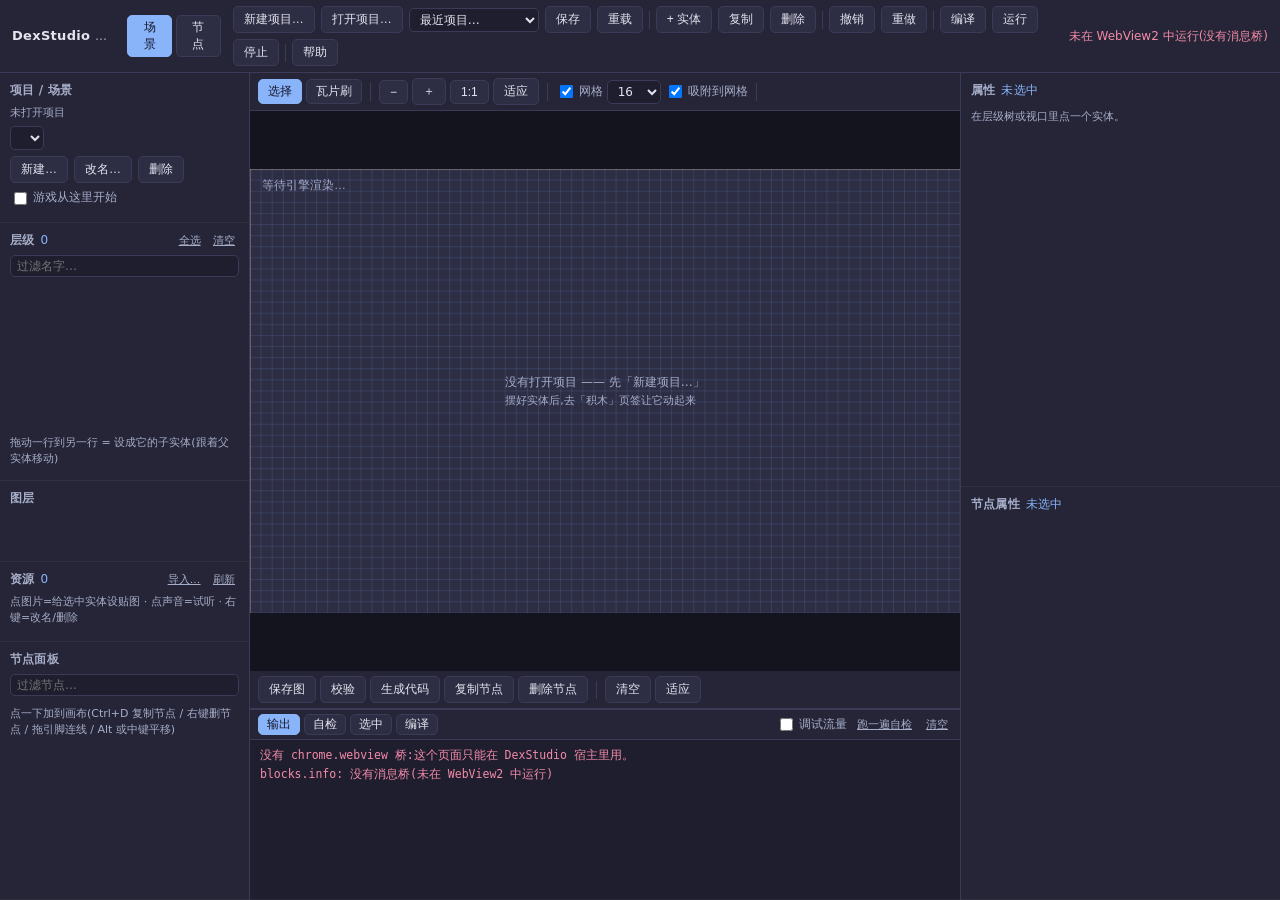
<file: dexstudio/web/index.html>
<!DOCTYPE html>
<!-- DexStudio 前端外壳。
     布局:顶栏 / 左(项目·场景·层级树·图层·资源)/ 中(视口)/ 右(属性·瓦片·节点属性)。
     前端只做**视图与交互**:一切状态改动都经 ds_command(json) → json 送到 C 模型层。

     一条设计纪律(见 docs/DEXSTUDIO_UX_ISSUES.md):
     **凡是程序能列出来的,一律给下拉框/复选框/按钮,不让用户手打路径、名字、数字。**
     所以这里的输入框只出现在"名字"这类真的只能打字的地方,而且都带默认值。 -->
<html lang="zh-CN">
<head>
  <meta charset="utf-8">
  <meta name="viewport" content="width=device-width, initial-scale=1">
  <title>DexStudio</title>
  <link rel="stylesheet" href="style.css">
  <!-- 最早的一段:确认 WebView2 桥在不在,并把 JS 错误送回宿主。
       "页面白着、宿主也不知道为什么"是最难查的一类故障,所以这里先建立诊断通道。 -->
  <script>
    (function () {
      /* 注意大小写:WebView2 注入的是 **chrome.webview**(全小写),
         不是文档里常见的 chrome.webView —— 写错的表现是"页面正常渲染但一条
         消息都收不到"。这里两个都认,免得换运行时版本时踩。 */
      var chromeObj = window.chrome || {};
      var bridge = chromeObj.webview || chromeObj.webView;
      window.__ds_bridge = bridge || null;
      if (!bridge) {
        document.title = 'DexStudio — 缺少 chrome.webview 桥';
        return;
      }
      bridge.postMessage({ cmd: 'ui.boot', args: { href: location.href } });
      window.onerror = function (msg, src, line, col) {
        try {
          bridge.postMessage({ cmd: 'ui.error',
                               args: { msg: String(msg), src: String(src || ''),
                                       line: line || 0, col: col || 0 } });
        } catch (e) { /* 忽略 */ }
        document.title = 'DexStudio — JS 错误:' + msg;
      };
      window.addEventListener('unhandledrejection', function (ev) {
        try {
          bridge.postMessage({ cmd: 'ui.error',
                               args: { msg: 'Promise 未处理:' + (ev.reason && ev.reason.message || ev.reason) } });
        } catch (e) { /* 忽略 */ }
      });
    })();
  </script>
</head>
<body>
  <header class="topbar">
    <div class="brand">DexStudio <span class="ver" id="version">…</span></div>
    <div class="modes">
      <button id="mode-scene" class="tab on" title="摆东西:实体、贴图、位置 (F1)">场景</button>
      <button id="mode-blocks" class="tab" title="让它动起来:积木(推荐,不用写代码)(F2)">积木</button>
      <button id="mode-graph" class="tab" title="节点图(进阶,UE 蓝图式)(F3)">节点</button>
      <button id="mode-code" class="tab" title="代码页签(看生成的 DexLang)(F4)">代码</button>
    </div>
    <div class="top-actions">
      <button id="btn-new" title="选一个文件夹,当场建一个能跑的新项目">新建项目…</button>
      <button id="btn-open" title="选一个已有项目文件夹">打开项目…</button>
      <select id="recent" title="最近打开过的项目" class="tiny-wide">
        <option value="">最近项目…</option>
      </select>
      <button id="btn-save" title="保存场景 + 逻辑图 + 项目 (Ctrl+S)">保存</button>
      <button id="btn-reload" title="丢弃改动,从文件重新载入场景">重载</button>
      <span class="sep"></span>
      <button id="btn-add" title="添加一个实体(可先选模板)">+ 实体</button>
      <button id="btn-dup" title="复制选中实体 (Ctrl+D)">复制</button>
      <button id="btn-del" title="删除选中实体 (Delete)">删除</button>
      <span class="sep"></span>
      <button id="btn-undo" title="撤销 (Ctrl+Z)">撤销</button>
      <button id="btn-redo" title="重做 (Ctrl+Y)">重做</button>
      <span class="sep"></span>
      <button id="btn-compile" title="保存 + 生成逻辑图 + 编译 (Ctrl+B)">编译</button>
      <button id="btn-run" title="保存 + 编译,然后开一个独立游戏窗口 (F5)">运行</button>
      <button id="btn-stop" title="停掉游戏窗口">停止</button>
      <span class="sep"></span>
      <button id="btn-help" title="怎么用 / 快捷键">帮助</button>
    </div>
    <div class="status" id="status">连接中…</div>
  </header>

  <div class="recover" id="recover-bar" hidden>
    <span id="recover-text">上次好像没有正常退出。</span>
    <button id="btn-recover">恢复自动保存</button>
    <button id="btn-recover-drop">丢弃</button>
  </div>

  <main>
    <aside class="left">
      <section class="scene-only">
        <h2>项目 / 场景</h2>
        <p class="hint" id="scene-path">未打开项目</p>
        <div class="row">
          <select id="scene-sel" class="wide" title="切换正在编辑的场景"></select>
        </div>
        <div class="row">
          <button id="btn-scene-new">新建…</button>
          <button id="btn-scene-rename">改名…</button>
          <button id="btn-scene-del">删除</button>
          <label class="chk" title="游戏启动时加载这个场景(运行时读的就是它)">
            <input type="checkbox" id="chk-start-scene"> 游戏从这里开始</label>
        </div>
      </section>
      <section class="grow scene-only">
        <h2>层级 <span class="count" id="obj-count">0</span>
          <span class="mini"><button id="btn-sel-all" class="link">全选</button>
          <button id="btn-sel-none" class="link">清空</button></span>
        </h2>
        <input id="tree-filter" placeholder="过滤名字…" class="wide">
        <ul class="tree" id="tree"></ul>
        <p class="hint">拖动一行到另一行 = 设成它的子实体(跟着父实体移动)</p>
      </section>
      <section class="scene-only">
        <h2>图层</h2>
        <ul class="tree layers" id="layers"></ul>
      </section>
      <section class="scene-only" id="res-sec">
        <h2>资源 <span class="count" id="res-count">0</span>
          <span class="mini"><button id="btn-res-import" class="link">导入…</button>
          <button id="btn-res-refresh" class="link">刷新</button></span>
        </h2>
        <p class="hint">点图片=给选中实体设贴图 · 点声音=试听 · 右键=改名/删除</p>
        <div class="reslist" id="res-list"></div>
      </section>
      <section class="grow graph-only">
        <h2>节点面板</h2>
        <input id="graph-filter" placeholder="过滤节点…" class="wide">
        <p class="hint">点一下加到画布(Ctrl+D 复制节点 / 右键删节点 / 拖引脚连线 / Alt 或中键平移)</p>
        <div class="palette" id="graph-palette"></div>
      </section>
      <section class="grow blocks-only">
        <h2>积木盒子</h2>
        <p class="hint">点一下积木就加进去(不用拖)。先选一段脚本,再把动作放进去。</p>
        <div class="palette" id="block-palette"></div>
      </section>
    </aside>

    <section class="center">
      <div class="viewport-bar scene-only">
        <span class="group">
          <button id="tool-select" class="tab on" title="选择 / 框选 / 拖动移动 (1)">选择</button>
          <button id="tool-brush" class="tab" title="瓦片刷子 (2,需选中带 tilemap 的实体)">瓦片刷</button>
        </span>
        <span class="sep"></span>
        <span class="group">
          <button id="btn-zoom-out" title="缩小 (-)">−</button>
          <button id="btn-zoom-in" title="放大 (+)">＋</button>
          <button id="btn-zoom-1" title="1:1">1:1</button>
          <button id="btn-fit" title="缩放到所有实体 (F)">适应</button>
        </span>
        <span class="sep"></span>
        <span class="group">
          <label class="chk"><input type="checkbox" id="chk-grid" checked> 网格</label>
          <select id="grid-size" class="tiny" title="网格大小(世界单位)">
            <option value="4">4</option>
            <option value="8">8</option>
            <option value="16" selected>16</option>
            <option value="24">24</option>
            <option value="32">32</option>
            <option value="48">48</option>
            <option value="64">64</option>
          </select>
          <label class="chk"><input type="checkbox" id="chk-snap" checked> 吸附到网格</label>
        </span>
        <span class="sep"></span>
        <span class="group" id="brush-tools" hidden>
          <label class="chk"><input type="checkbox" id="chk-paint-drag" checked> 拖动连续画</label>
          <label class="chk"><input type="checkbox" id="chk-erase"> 橡皮(或右键)</label>
        </span>
        <span class="viewinfo" id="viewinfo"></span>
      </div>
      <div class="viewport scene-only" id="viewport">
        <canvas id="view"></canvas>
        <div class="vp-hint" id="vp-hint">没有打开项目 —— 先「新建项目…」<br>
          <span class="hint">摆好实体后,去「积木」页签让它动起来</span></div>
      </div>
      <div class="blocks-bar blocks-only">
        <span class="group">
          <button id="btn-block-new" title="手动新开一段脚本">+ 新的一段</button>
          <button id="btn-block-check" title="检查有没有空没选">检查</button>
          <button id="btn-block-gen" title="生成 scripts/logic.dex(编译/运行也会做)">生成代码</button>
        </span>
        <span class="sep"></span>
        <span class="group">
          <span class="hint">一键示例:</span>
          <button id="btn-tpl-move" title="每一帧往右走 + 按跳键就跳">会走会跳</button>
          <button id="btn-tpl-camera" title="相机跟着主角,不让他跑出画面">相机跟着</button>
          <button id="btn-tpl-sound" title="按下空格播放一个声音">按空格出声</button>
        </span>
        <span class="viewinfo" id="block-mode-info"></span>
      </div>
      <div class="blocks-wrap blocks-only">
        <div id="block-area"></div>
      </div>
      <div class="blocks-code blocks-only">
        <div class="tabs"><span class="hint">生成的代码(可以不用看;想学 DexLang 时对照一下)</span></div>
        <pre id="block-code" class="code-small"></pre>
      </div>
      <div class="graph-bar graph-only">
        <span class="group">
          <button id="btn-graph-save" title="把图存到 scripts/logic.json(「保存」也会存)">保存图</button>
          <button id="btn-graph-check" title="检查有没有漏填属性/引用到不存在的实体">校验</button>
          <button id="btn-graph-gen" title="生成 scripts/logic.dex(编译也会做)">生成代码</button>
          <button id="btn-graph-dup" title="复制选中节点 (Ctrl+D)">复制节点</button>
          <button id="btn-graph-del" title="删除选中节点 (Delete)">删除节点</button>
        </span>
        <span class="sep"></span>
        <span class="group">
          <button id="btn-graph-new" title="清空整张图">清空</button>
          <button id="btn-graph-fit" title="回到原点 1:1">适应</button>
        </span>
        <span class="viewinfo" id="graph-info"></span>
      </div>
      <div class="graph-wrap graph-only">
        <canvas id="graph"></canvas>
      </div>
      <div class="code-bar code-only">
        <span class="group">
          <select id="code-file" title="scripts/*.dex"></select>
          <button id="btn-code-reload">重新载入</button>
          <button id="btn-code-open" title="用系统默认编辑器打开这个文件(IDE 里只读)">外部编辑</button>
        </span>
        <span class="sep"></span>
        <span class="group">
          <button id="btn-code-compile">编译</button>
          <button id="btn-code-run">运行</button>
          <button id="btn-code-stop">停止</button>
        </span>
        <span class="viewinfo" id="code-info"></span>
      </div>
      <div class="code-wrap code-only">
        <pre id="code" class="code"></pre>
      </div>
      <div class="panel out">
        <div class="tabs">
          <button class="tab on" data-tab="log">输出</button>
          <button class="tab" data-tab="self">自检</button>
          <button class="tab" data-tab="sel">选中</button>
          <button class="tab" data-tab="build">编译</button>
          <span class="mini">
            <label class="chk" title="把每条命令的 JSON 也打出来(排查用)">
              <input type="checkbox" id="chk-debug"> 调试流量</label>
            <button id="btn-selfcheck" class="link">跑一遍自检</button>
            <button id="btn-clear-log" class="link">清空</button>
          </span>
        </div>
        <div class="log" id="log"></div>
        <div class="log selfcheck" id="selfcheck" hidden></div>
        <div class="log" id="selinfo" hidden></div>
        <div class="log build" id="buildout" hidden></div>
      </div>
    </section>

    <aside class="right">
      <section class="grow scene-only">
        <h2>属性 <span class="count" id="sel-name">未选中</span></h2>
        <div class="row" id="ent-ops" hidden>
          <input id="ent-name" size="10" title="实体名(回车提交)">
          <button id="btn-rename" title="改名(逻辑图里按名字引用实体,会一起改)">改名</button>
          <button id="btn-locate" title="把视口对准这个实体(找不到它的时候用)">定位</button>
          <select id="ent-parent" class="grow-sel" title="父实体:跟着它一起移动">
            <option value="-1">(没有父实体)</option>
          </select>
        </div>
        <div class="row" id="comp-add-row" hidden>
          <select id="comp-add-sel" title="选一个组件挂到选中实体上"></select>
          <button id="btn-comp-add">挂组件</button>
        </div>
        <div id="inspector" class="inspector">
          <p class="hint">在层级树或视口里点一个实体。</p>
        </div>
      </section>
      <section id="palette-sec" class="scene-only" hidden>
        <h2>瓦片调色板 <span class="count" id="palette-info"></span></h2>
        <div class="palette-wrap"><img id="palette" alt="图集"></div>
        <div class="row">
          <button id="btn-tile-empty" class="on">橡皮/空 (-1)</button>
          <span class="hint" id="tile-pick">未选图块</span>
        </div>
        <div class="row">
          <button id="btn-tilemap-new" title="给这个实体建一张瓦片地图(不用手打文件名)">新建瓦片地图…</button>
          <button id="btn-tile-clear">整图清空</button>
        </div>
        <div class="row">
          <label class="chk">图集列数 <input id="atlas-cols" type="number" min="1" max="64" class="tiny"></label>
          <label class="chk">首块 <input id="atlas-first" type="number" min="0" max="255" class="tiny"></label>
          <button id="btn-tile-apply">应用</button>
          <button id="btn-atlas-auto" title="按图集宽度 ÷ 格子宽度自动算列数">自动算</button>
        </div>
      </section>
      <section class="grow graph-only">
        <h2>节点属性 <span class="count" id="graph-sel">未选中</span></h2>
        <div id="graph-inspector" class="inspector"></div>
      </section>
      <section class="grow blocks-only">
        <h2>玩法怎么搭</h2>
        <p class="hint">① 左边点一个<b>起头</b>积木(比如「每一帧」)</p>
        <p class="hint">② 再点<b>动作</b>积木,它就进到那一段里</p>
        <p class="hint">③ 每个空都点下拉改(角色 / 方向 / 速度)</p>
        <p class="hint">④ 想加条件就点「如果…」,它会张开一个肚子,<br>&nbsp;&nbsp;&nbsp;&nbsp;先点它,再点动作积木就放进肚子里</p>
        <p class="hint">⑤ 顶栏「运行」立刻能玩</p>
        <hr>
        <div class="row">
          <label class="chk"><input type="radio" name="logicmode" id="lm-blocks" checked> 用积木生成逻辑</label>
        </div>
        <div class="row">
          <label class="chk"><input type="radio" name="logicmode" id="lm-graph"> 用节点图生成(进阶)</label>
        </div>
        <p class="hint">两套都指向 <code>scripts/logic.dex</code>,选哪个就用哪个生成。</p>
      </section>
    </aside>
  </main>

  <div id="modal" class="modal" hidden>
    <div class="modal-box" role="dialog" aria-modal="true">
      <h3 id="modal-title">标题</h3>
      <p class="hint" id="modal-hint" hidden></p>
      <div id="modal-body"></div>
      <div class="modal-actions">
        <button id="modal-ok" class="primary">确定</button>
        <button id="modal-cancel">取消</button>
      </div>
    </div>
  </div>

  <div id="toast" class="toast" hidden></div>

  <script src="app.js"></script>
  <script src="ui.js"></script>
  <script src="scene.js"></script>
  <script src="viewport.js"></script>
  <script src="highlight.js"></script>
  <script src="graph.js"></script>
  <script src="blocks.js"></script>
  <script src="code.js"></script>
</body>
</html>
</file>
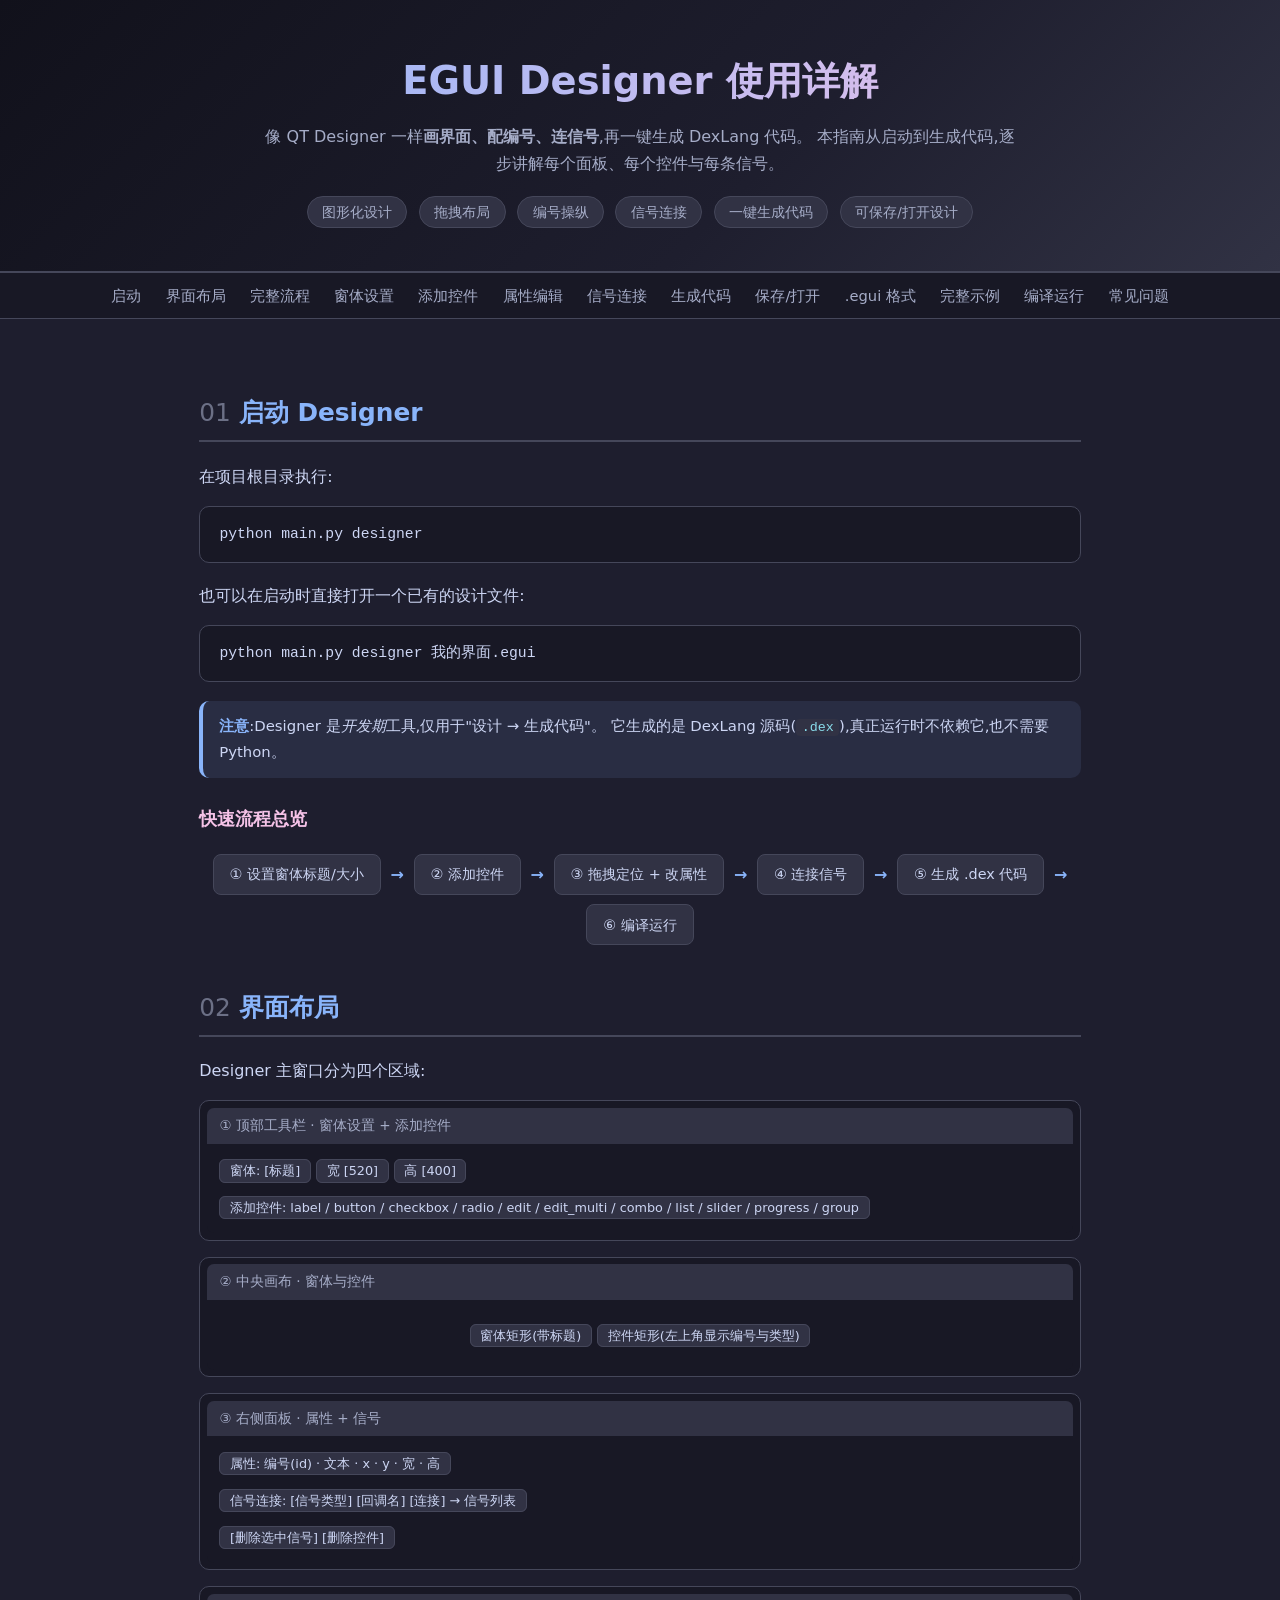
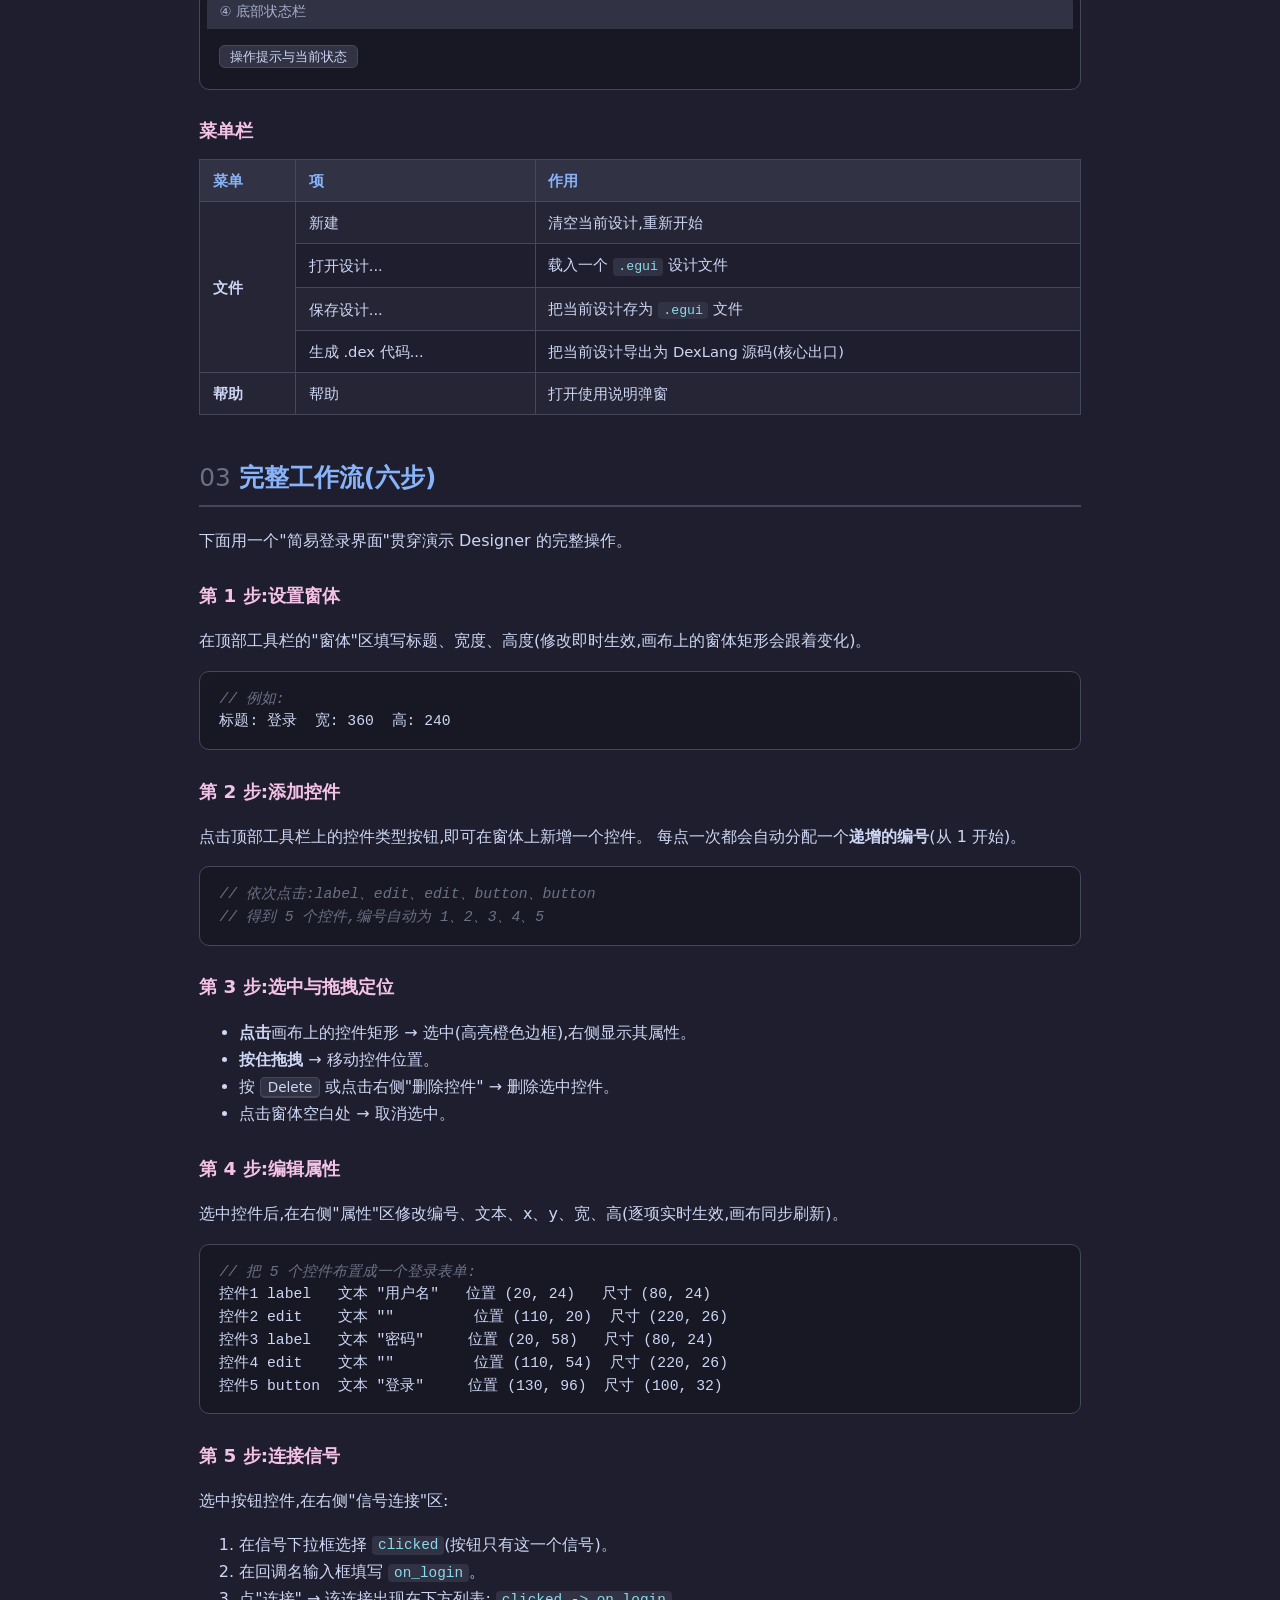
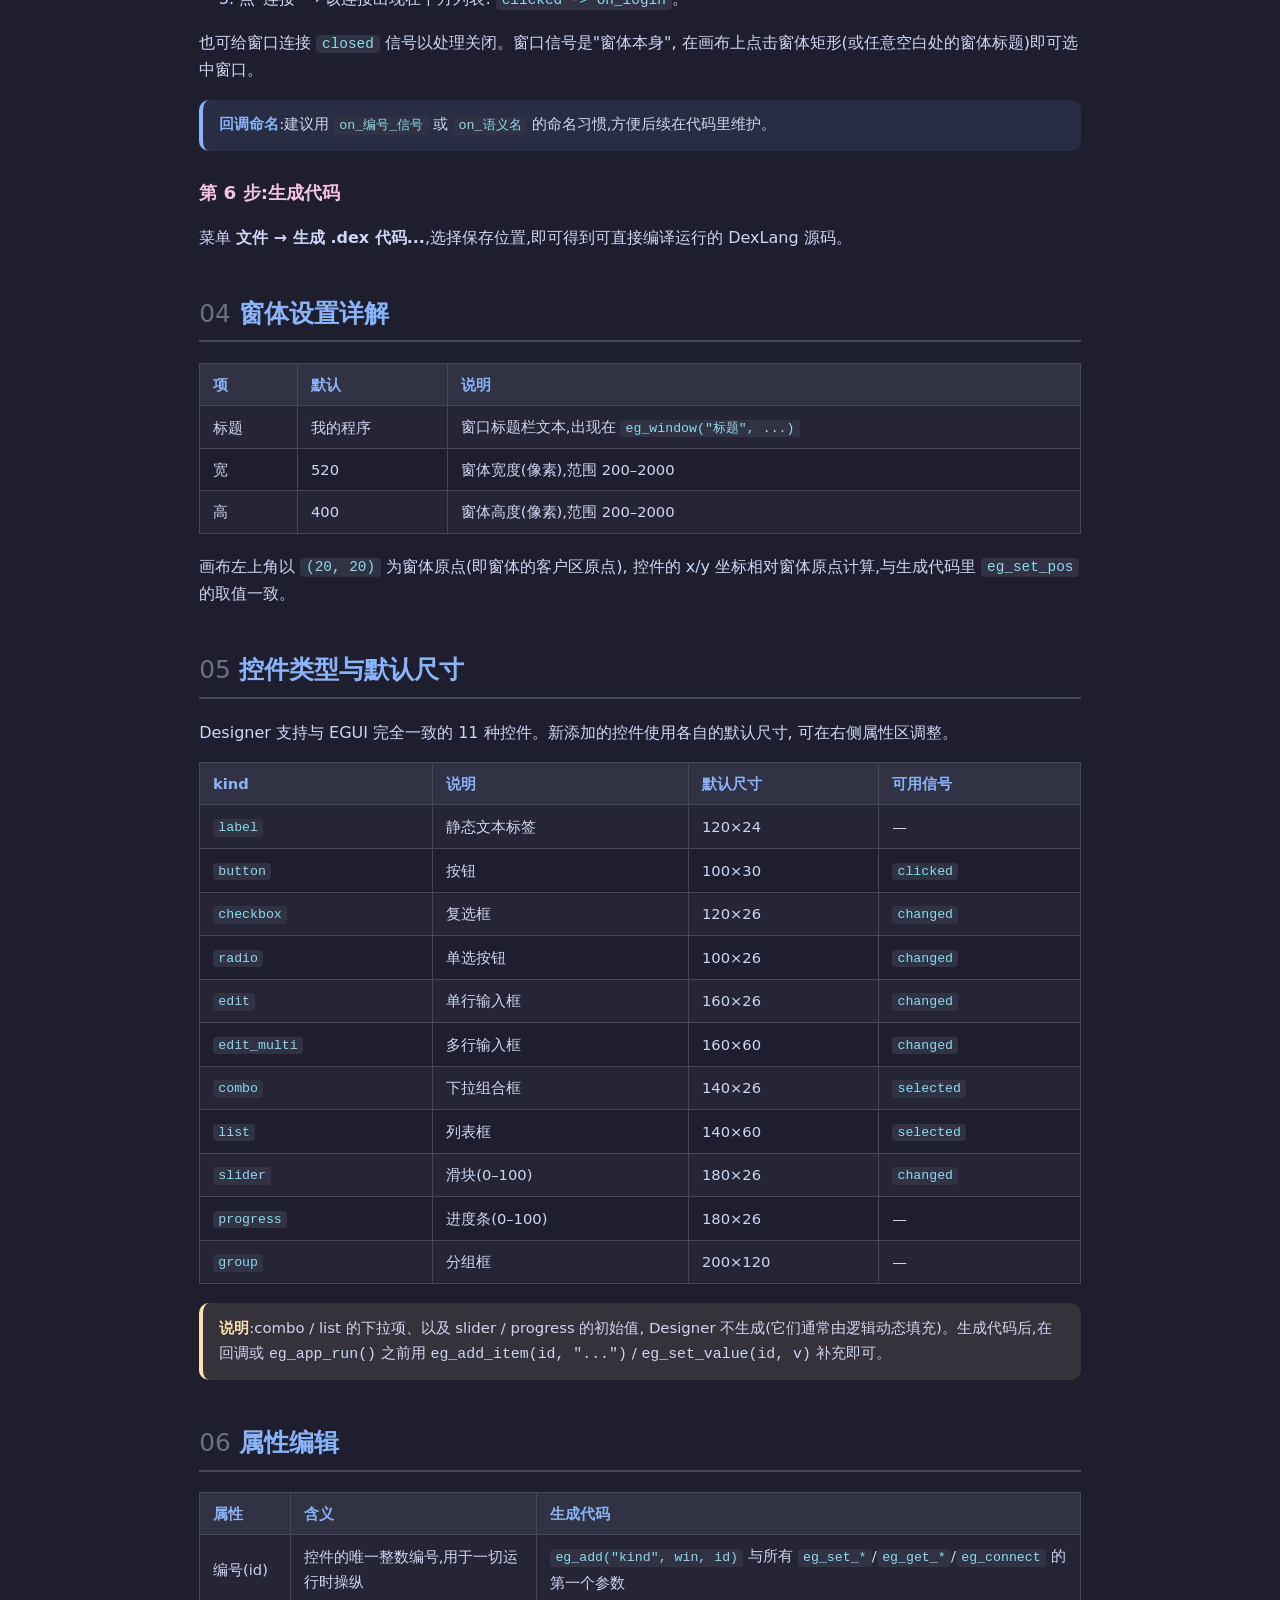
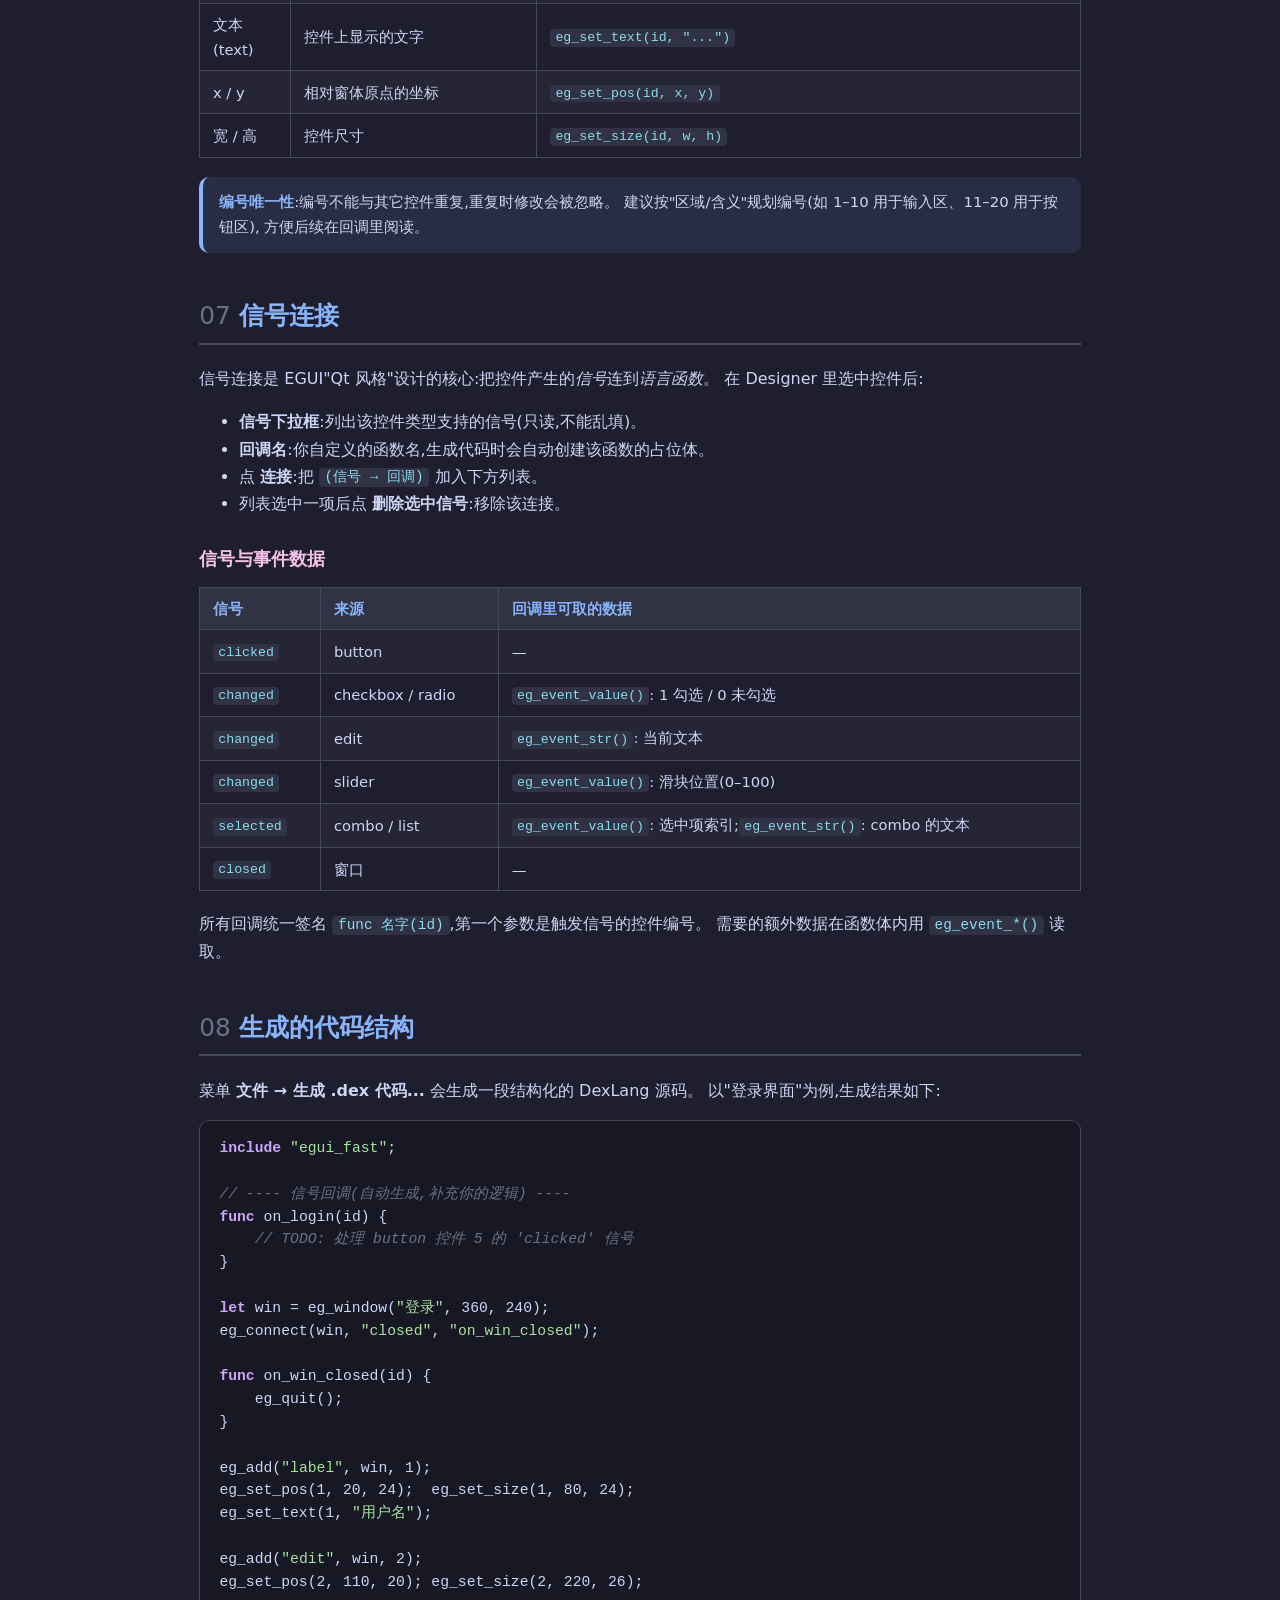
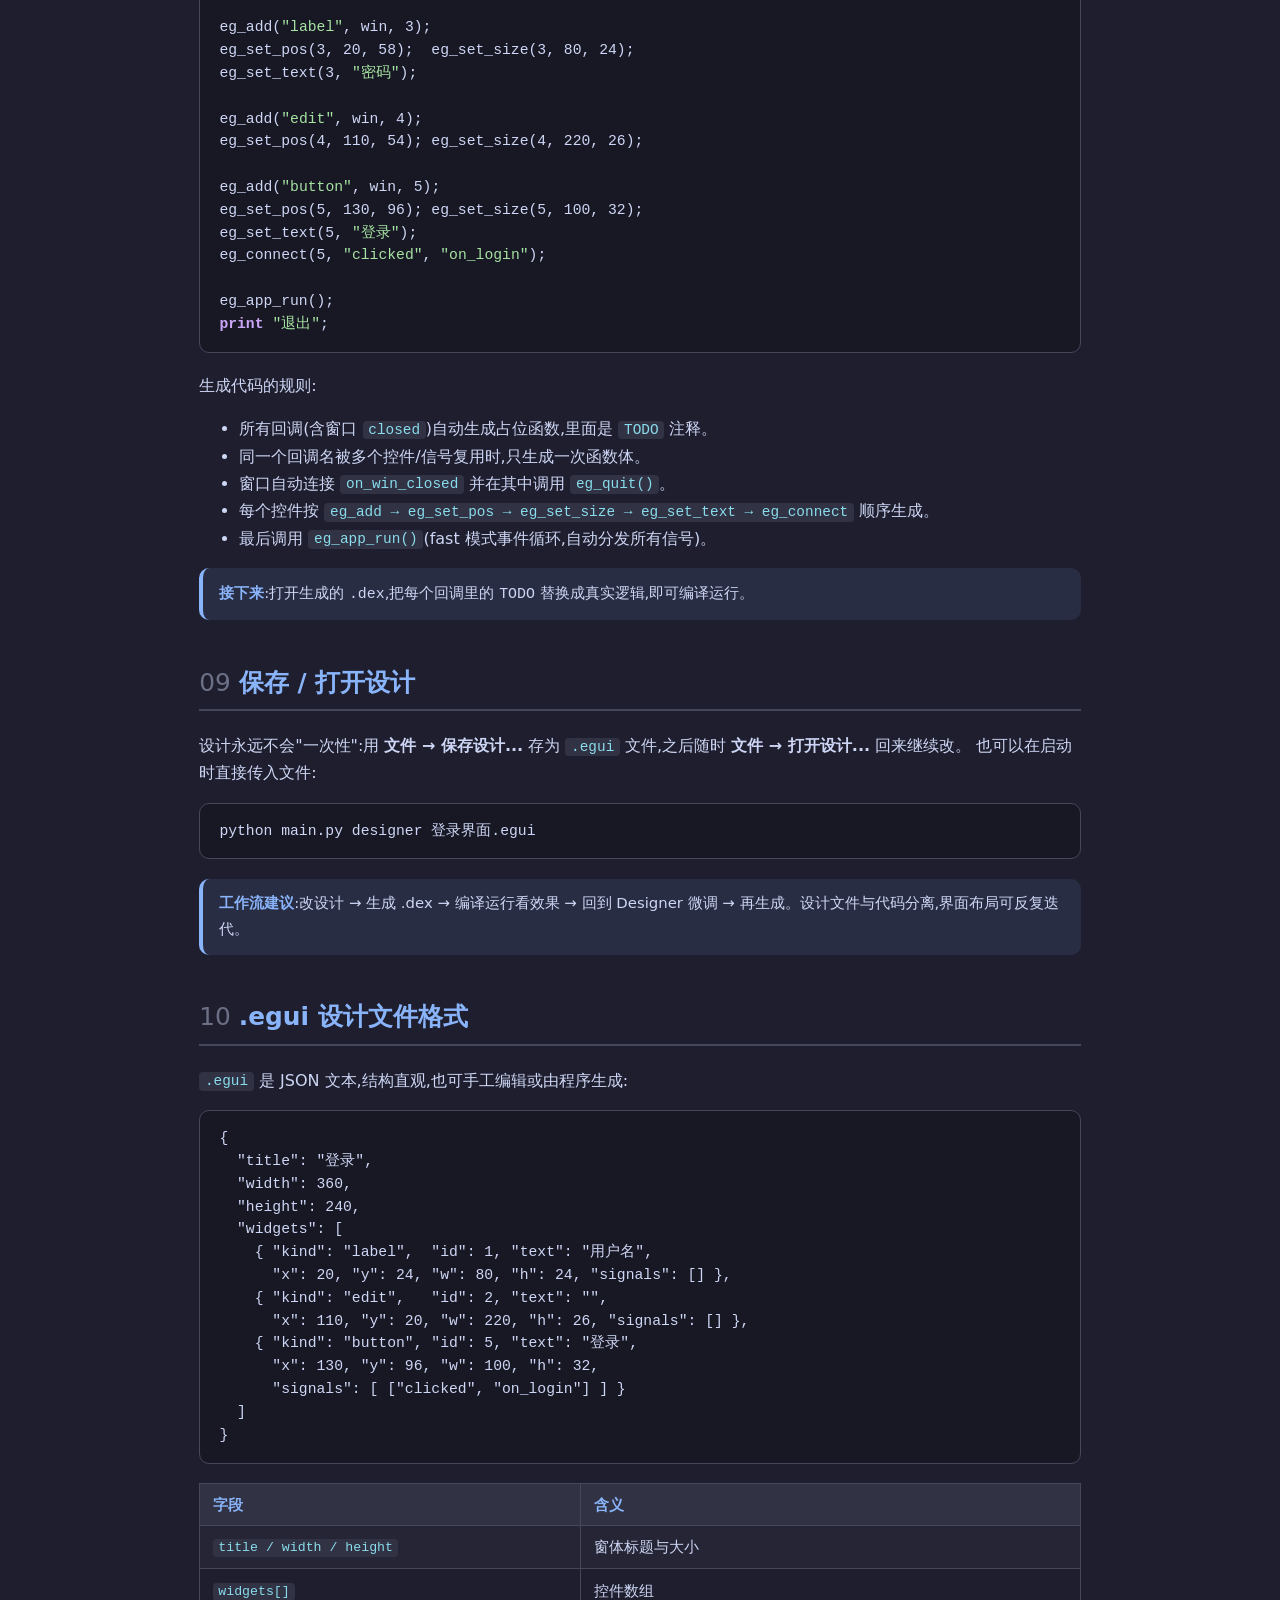
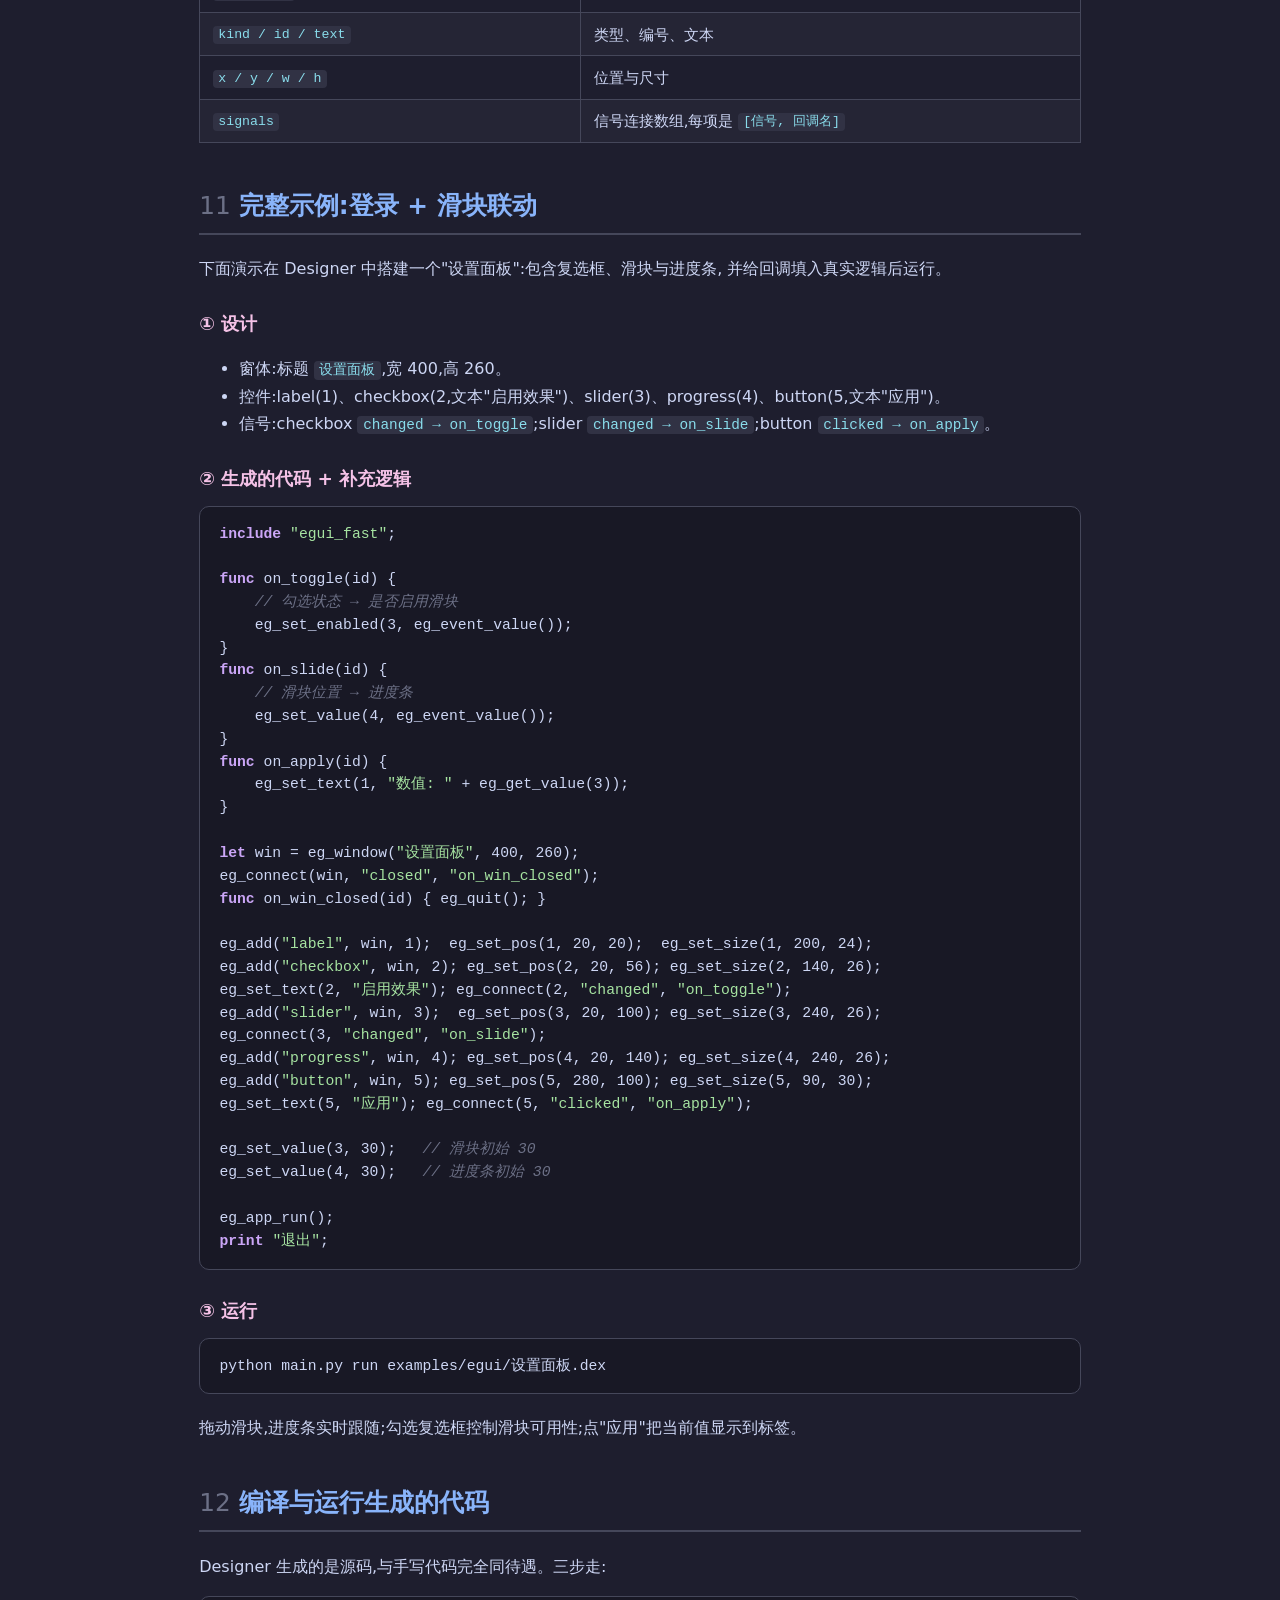
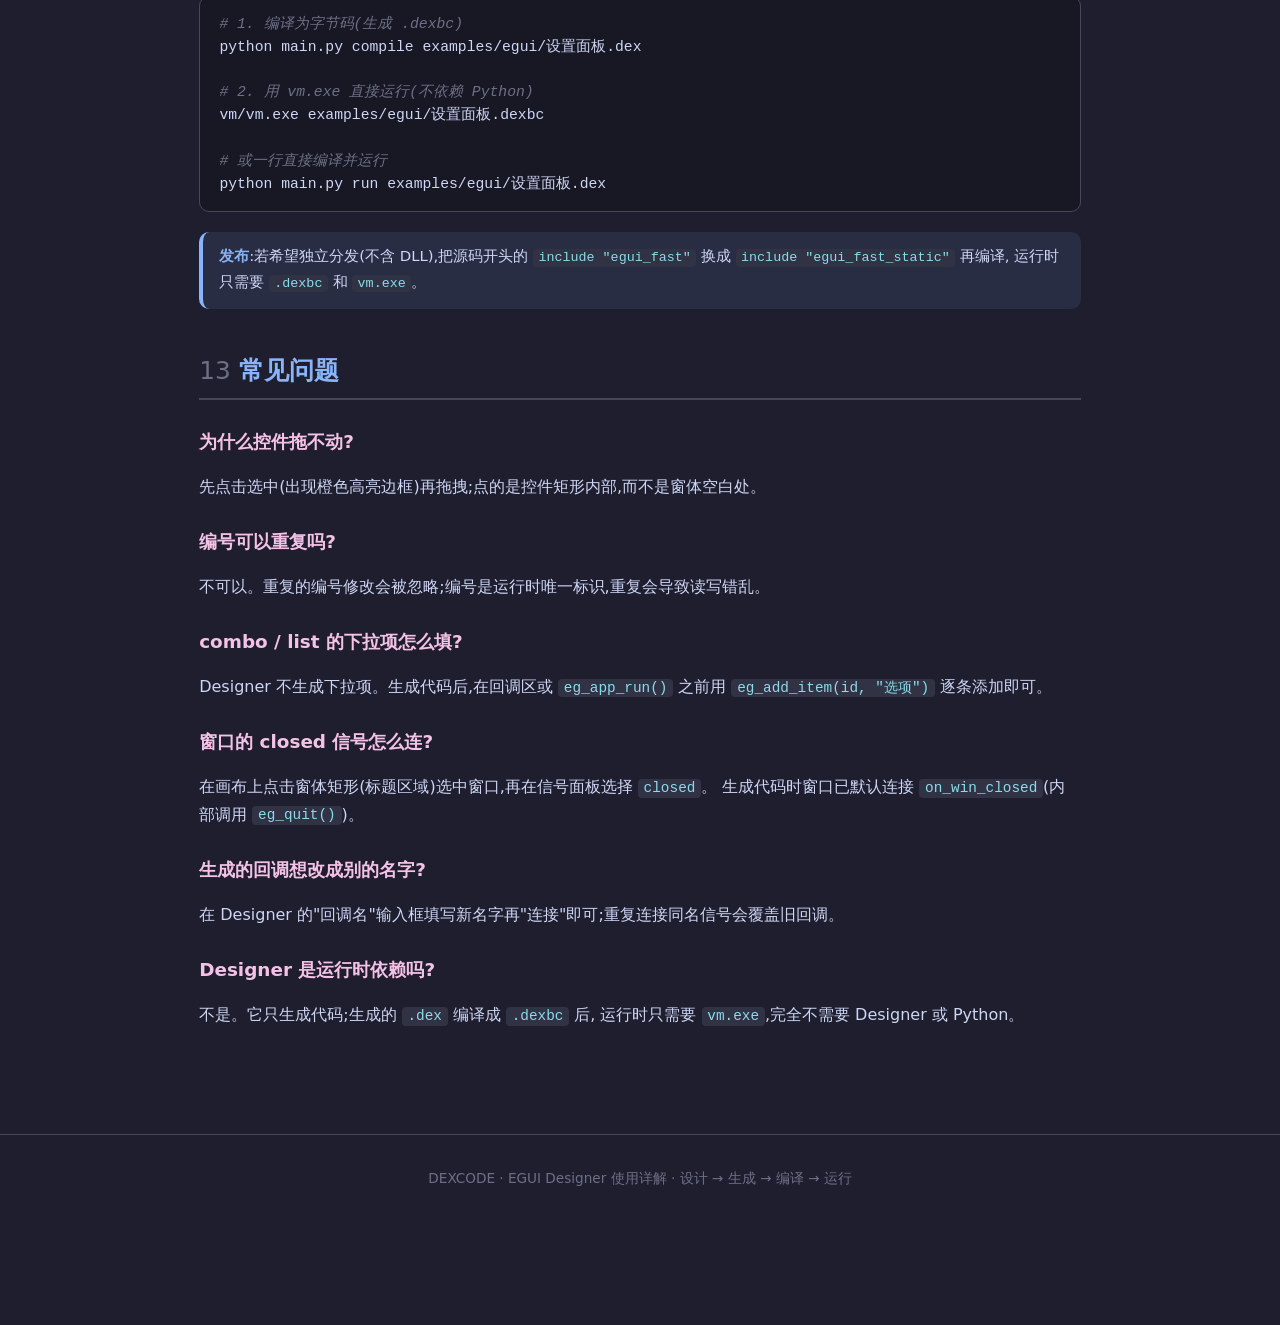
<file: docs/designer_guide.html>
<!DOCTYPE html>
<html lang="zh-CN">
<head>
<meta charset="UTF-8">
<meta name="viewport" content="width=device-width, initial-scale=1.0">
<title>EGUI Designer 使用详解</title>
<style>
  :root {
    --bg: #1e1e2e; --bg2: #181825; --bg3: #313244; --bg4: #45475a;
    --text: #cdd6f4; --sub: #a6adc8; --dim: #6c7086;
    --accent: #89b4fa; --accent2: #f5c2e7;
    --kw: #cba6f7; --str: #a6e3a1; --num: #fab387;
    --com: #6c7086; --nat: #89dceb; --warn: #f9e2af;
  }
  * { box-sizing: border-box; }
  html { scroll-behavior: smooth; }
  body { margin: 0; background: var(--bg); color: var(--text);
    font-family: "Segoe UI", "Microsoft YaHei", system-ui, sans-serif; line-height: 1.7; }
  header { background: linear-gradient(135deg,#11111b,#1e1e2e 60%,#313244);
    border-bottom: 2px solid var(--bg4); padding: 3rem 1.5rem 2.5rem; text-align: center; }
  header h1 { margin: 0; font-size: 2.4rem;
    background: linear-gradient(90deg,var(--accent),var(--accent2));
    -webkit-background-clip: text; background-clip: text; color: transparent; }
  header p { color: var(--sub); margin: .6rem auto 0; max-width: 760px; }
  .badges { margin-top: 1rem; }
  .badge { display: inline-block; background: var(--bg3); color: var(--sub);
    border: 1px solid var(--bg4); border-radius: 999px; padding: .2rem .9rem;
    margin: .2rem; font-size: .85rem; }
  nav { position: sticky; top: 0; z-index: 10; background: rgba(24,24,37,.92);
    backdrop-filter: blur(6px); border-bottom: 1px solid var(--bg4);
    padding: .55rem 1rem; text-align: center; overflow-x: auto; white-space: nowrap; }
  nav a { color: var(--sub); text-decoration: none; margin: 0 .6rem; font-size: .92rem; }
  nav a:hover { color: var(--accent); }
  main { max-width: 920px; margin: 0 auto; padding: 2rem 1.2rem 4rem; }
  section { margin: 2.6rem 0; }
  h2 { font-size: 1.55rem; color: var(--accent); border-bottom: 2px solid var(--bg4);
    padding-bottom: .35rem; margin-top: 0; }
  h2 .n { color: var(--dim); margin-right: .5rem; font-weight: 400; }
  h3 { font-size: 1.15rem; color: var(--accent2); margin: 1.6rem 0 .5rem; }
  p, li { color: var(--text); }
  a { color: var(--accent); }
  code { font-family: "Cascadia Code", Consolas, "Courier New", monospace; }
  p code, li code, td code { background: var(--bg3); color: var(--nat);
    border-radius: 4px; padding: .1em .4em; font-size: .9em; }
  pre { background: var(--bg2); border: 1px solid var(--bg4); border-radius: 10px;
    padding: 1rem 1.2rem; overflow-x: auto; line-height: 1.55; font-size: .92rem;
    margin: .7rem 0 1.2rem; }
  pre code { background: none; color: var(--text); padding: 0; }
  .c-com { color: var(--com); font-style: italic; }
  .c-str { color: var(--str); }
  .c-num { color: var(--num); }
  .c-kw  { color: var(--kw); font-weight: 600; }
  .c-nat { color: var(--nat); }
  .c-id  { color: var(--text); }
  table { width: 100%; border-collapse: collapse; margin: .8rem 0 1.2rem; font-size: .92rem; }
  th, td { border: 1px solid var(--bg4); padding: .5rem .8rem; text-align: left; }
  th { background: var(--bg3); color: var(--accent); }
  tr:nth-child(even) td { background: rgba(49,50,68,.35); }
  .tip, .warn { border-radius: 10px; padding: .8rem 1rem; margin: 1rem 0;
    font-size: .93rem; border-left: 4px solid; }
  .tip { background: rgba(137,180,250,.1); border-color: var(--accent); }
  .warn { background: rgba(249,226,175,.1); border-color: var(--warn); }
  .tip strong { color: var(--accent); }
  .warn strong { color: var(--warn); }
  .flow { display: flex; flex-wrap: wrap; align-items: center; gap: .6rem;
    justify-content: center; margin: 1.2rem 0; }
  .flow .step { background: var(--bg3); border: 1px solid var(--bg4);
    border-radius: 8px; padding: .45rem 1rem; font-size: .9rem; }
  .flow .arrow { color: var(--accent); font-weight: 700; }
  .ui { border: 1px solid var(--bg4); border-radius: 10px; background: var(--bg2);
    padding: .4rem; margin: 1rem 0; }
  .ui .ui-bar { background: var(--bg3); border-radius: 7px 7px 0 0; padding: .4rem .8rem;
    font-size: .85rem; color: var(--sub); }
  .ui .ui-body { background: var(--bg2); border-radius: 0 0 7px 7px; padding: .8rem;
    display: flex; gap: .6rem; align-items: center; flex-wrap: wrap; }
  .ui .ui-chips span { background: var(--bg3); border: 1px solid var(--bg4);
    border-radius: 6px; padding: .2rem .6rem; font-size: .8rem; color: var(--text); }
  .kbd { background: var(--bg3); border: 1px solid var(--bg4); border-bottom-width: 2px;
    border-radius: 5px; padding: .05rem .4rem; font-size: .85em; }
  footer { text-align: center; color: var(--dim); padding: 2rem;
    border-top: 1px solid var(--bg4); font-size: .85rem; }
  @media (max-width: 640px) { header h1 { font-size: 1.8rem; } }
</style>
</head>
<body>

<header>
  <h1>EGUI Designer 使用详解</h1>
  <p>像 QT Designer 一样<strong>画界面、配编号、连信号</strong>,再一键生成 DexLang 代码。
    本指南从启动到生成代码,逐步讲解每个面板、每个控件与每条信号。</p>
  <div class="badges">
    <span class="badge">图形化设计</span>
    <span class="badge">拖拽布局</span>
    <span class="badge">编号操纵</span>
    <span class="badge">信号连接</span>
    <span class="badge">一键生成代码</span>
    <span class="badge">可保存/打开设计</span>
  </div>
</header>

<nav>
  <a href="#start">启动</a>
  <a href="#layout">界面布局</a>
  <a href="#workflow">完整流程</a>
  <a href="#window">窗体设置</a>
  <a href="#widgets">添加控件</a>
  <a href="#props">属性编辑</a>
  <a href="#signals">信号连接</a>
  <a href="#gen">生成代码</a>
  <a href="#save">保存/打开</a>
  <a href="#format">.egui 格式</a>
  <a href="#example">完整示例</a>
  <a href="#run">编译运行</a>
  <a href="#faq">常见问题</a>
</nav>

<main>

<!-- ================= 启动 ================= -->
<section id="start">
  <h2><span class="n">01</span>启动 Designer</h2>
  <p>在项目根目录执行:</p>
  <pre><code>python main.py designer</code></pre>
  <p>也可以在启动时直接打开一个已有的设计文件:</p>
  <pre><code>python main.py designer 我的界面.egui</code></pre>
  <p class="tip"><strong>注意</strong>:Designer 是<em>开发期</em>工具,仅用于"设计 → 生成代码"。
  它生成的是 DexLang 源码(<code>.dex</code>),真正运行时不依赖它,也不需要 Python。</p>

  <h3>快速流程总览</h3>
  <div class="flow">
    <span class="step">① 设置窗体标题/大小</span><span class="arrow">→</span>
    <span class="step">② 添加控件</span><span class="arrow">→</span>
    <span class="step">③ 拖拽定位 + 改属性</span><span class="arrow">→</span>
    <span class="step">④ 连接信号</span><span class="arrow">→</span>
    <span class="step">⑤ 生成 .dex 代码</span><span class="arrow">→</span>
    <span class="step">⑥ 编译运行</span>
  </div>
</section>

<!-- ================= 界面布局 ================= -->
<section id="layout">
  <h2><span class="n">02</span>界面布局</h2>
  <p>Designer 主窗口分为四个区域:</p>

  <div class="ui">
    <div class="ui-bar">① 顶部工具栏 · 窗体设置 + 添加控件</div>
    <div class="ui-body">
      <span class="ui-chips"><span>窗体: [标题]</span> <span>宽 [520]</span> <span>高 [400]</span></span>
      <span class="ui-chips"><span>添加控件: label / button / checkbox / radio / edit / edit_multi / combo / list / slider / progress / group</span></span>
    </div>
  </div>
  <div class="ui">
    <div class="ui-bar">② 中央画布 · 窗体与控件</div>
    <div class="ui-body" style="justify-content:center; min-height:70px;">
      <span class="ui-chips"><span>窗体矩形(带标题)</span> <span>控件矩形(左上角显示编号与类型)</span></span>
    </div>
  </div>
  <div class="ui">
    <div class="ui-bar">③ 右侧面板 · 属性 + 信号</div>
    <div class="ui-body" style="flex-direction:column; align-items:stretch;">
      <span class="ui-chips"><span>属性: 编号(id) · 文本 · x · y · 宽 · 高</span></span>
      <span class="ui-chips"><span>信号连接: [信号类型] [回调名] [连接] → 信号列表</span></span>
      <span class="ui-chips"><span>[删除选中信号] [删除控件]</span></span>
    </div>
  </div>
  <div class="ui">
    <div class="ui-bar">④ 底部状态栏</div>
    <div class="ui-body"><span class="ui-chips"><span>操作提示与当前状态</span></span></div>
  </div>

  <h3>菜单栏</h3>
  <table>
    <tr><th>菜单</th><th>项</th><th>作用</th></tr>
    <tr><td rowspan="4"><strong>文件</strong></td><td>新建</td><td>清空当前设计,重新开始</td></tr>
    <tr><td>打开设计...</td><td>载入一个 <code>.egui</code> 设计文件</td></tr>
    <tr><td>保存设计...</td><td>把当前设计存为 <code>.egui</code> 文件</td></tr>
    <tr><td>生成 .dex 代码...</td><td>把当前设计导出为 DexLang 源码(核心出口)</td></tr>
    <tr><td rowspan="1"><strong>帮助</strong></td><td>帮助</td><td>打开使用说明弹窗</td></tr>
  </table>
</section>

<!-- ================= 完整流程 ================= -->
<section id="workflow">
  <h2><span class="n">03</span>完整工作流(六步)</h2>
  <p>下面用一个"简易登录界面"贯穿演示 Designer 的完整操作。</p>

  <h3>第 1 步:设置窗体</h3>
  <p>在顶部工具栏的"窗体"区填写标题、宽度、高度(修改即时生效,画布上的窗体矩形会跟着变化)。</p>
  <pre><code><span class="c-com">// 例如:</span>
标题: 登录  宽: 360  高: 240</code></pre>

  <h3>第 2 步:添加控件</h3>
  <p>点击顶部工具栏上的控件类型按钮,即可在窗体上新增一个控件。
  每点一次都会自动分配一个<strong>递增的编号</strong>(从 1 开始)。</p>
  <pre><code><span class="c-com">// 依次点击:label、edit、edit、button、button</span>
<span class="c-com">// 得到 5 个控件,编号自动为 1、2、3、4、5</span></code></pre>

  <h3>第 3 步:选中与拖拽定位</h3>
  <ul>
    <li><strong>点击</strong>画布上的控件矩形 → 选中(高亮橙色边框),右侧显示其属性。</li>
    <li><strong>按住拖拽</strong> → 移动控件位置。</li>
    <li>按 <span class="kbd">Delete</span> 或点击右侧"删除控件" → 删除选中控件。</li>
    <li>点击窗体空白处 → 取消选中。</li>
  </ul>

  <h3>第 4 步:编辑属性</h3>
  <p>选中控件后,在右侧"属性"区修改编号、文本、x、y、宽、高(逐项实时生效,画布同步刷新)。</p>
  <pre><code><span class="c-com">// 把 5 个控件布置成一个登录表单:</span>
控件1 label   文本 "用户名"   位置 (20, 24)   尺寸 (80, 24)
控件2 edit    文本 ""         位置 (110, 20)  尺寸 (220, 26)
控件3 label   文本 "密码"     位置 (20, 58)   尺寸 (80, 24)
控件4 edit    文本 ""         位置 (110, 54)  尺寸 (220, 26)
控件5 button  文本 "登录"     位置 (130, 96)  尺寸 (100, 32)</code></pre>

  <h3>第 5 步:连接信号</h3>
  <p>选中按钮控件,在右侧"信号连接"区:</p>
  <ol>
    <li>在信号下拉框选择 <code>clicked</code>(按钮只有这一个信号)。</li>
    <li>在回调名输入框填写 <code>on_login</code>。</li>
    <li>点"连接" → 该连接出现在下方列表: <code>clicked -&gt; on_login</code>。</li>
  </ol>
  <p>也可给窗口连接 <code>closed</code> 信号以处理关闭。窗口信号是"窗体本身",
  在画布上点击窗体矩形(或任意空白处的窗体标题)即可选中窗口。</p>
  <p class="tip"><strong>回调命名</strong>:建议用 <code>on_编号_信号</code> 或
  <code>on_语义名</code> 的命名习惯,方便后续在代码里维护。</p>

  <h3>第 6 步:生成代码</h3>
  <p>菜单 <strong>文件 → 生成 .dex 代码...</strong>,选择保存位置,即可得到可直接编译运行的
  DexLang 源码。</p>
</section>

<!-- ================= 窗体设置 ================= -->
<section id="window">
  <h2><span class="n">04</span>窗体设置详解</h2>
  <table>
    <tr><th>项</th><th>默认</th><th>说明</th></tr>
    <tr><td>标题</td><td>我的程序</td><td>窗口标题栏文本,出现在 <code>eg_window("标题", ...)</code></td></tr>
    <tr><td>宽</td><td>520</td><td>窗体宽度(像素),范围 200–2000</td></tr>
    <tr><td>高</td><td>400</td><td>窗体高度(像素),范围 200–2000</td></tr>
  </table>
  <p>画布左上角以 <code>(20, 20)</code> 为窗体原点(即窗体的客户区原点),
  控件的 x/y 坐标相对窗体原点计算,与生成代码里 <code>eg_set_pos</code> 的取值一致。</p>
</section>

<!-- ================= 添加控件 ================= -->
<section id="widgets">
  <h2><span class="n">05</span>控件类型与默认尺寸</h2>
  <p>Designer 支持与 EGUI 完全一致的 11 种控件。新添加的控件使用各自的默认尺寸,
  可在右侧属性区调整。</p>
  <table>
    <tr><th>kind</th><th>说明</th><th>默认尺寸</th><th>可用信号</th></tr>
    <tr><td><code>label</code></td><td>静态文本标签</td><td>120×24</td><td>—</td></tr>
    <tr><td><code>button</code></td><td>按钮</td><td>100×30</td><td><code>clicked</code></td></tr>
    <tr><td><code>checkbox</code></td><td>复选框</td><td>120×26</td><td><code>changed</code></td></tr>
    <tr><td><code>radio</code></td><td>单选按钮</td><td>100×26</td><td><code>changed</code></td></tr>
    <tr><td><code>edit</code></td><td>单行输入框</td><td>160×26</td><td><code>changed</code></td></tr>
    <tr><td><code>edit_multi</code></td><td>多行输入框</td><td>160×60</td><td><code>changed</code></td></tr>
    <tr><td><code>combo</code></td><td>下拉组合框</td><td>140×26</td><td><code>selected</code></td></tr>
    <tr><td><code>list</code></td><td>列表框</td><td>140×60</td><td><code>selected</code></td></tr>
    <tr><td><code>slider</code></td><td>滑块(0–100)</td><td>180×26</td><td><code>changed</code></td></tr>
    <tr><td><code>progress</code></td><td>进度条(0–100)</td><td>180×26</td><td>—</td></tr>
    <tr><td><code>group</code></td><td>分组框</td><td>200×120</td><td>—</td></tr>
  </table>
  <div class="warn"><strong>说明</strong>:combo / list 的下拉项、以及 slider / progress 的初始值,
  Designer 不生成(它们通常由逻辑动态填充)。生成代码后,在回调或 <code>eg_app_run()</code>
  之前用 <code>eg_add_item(id, "...")</code> / <code>eg_set_value(id, v)</code> 补充即可。</div>
</section>

<!-- ================= 属性编辑 ================= -->
<section id="props">
  <h2><span class="n">06</span>属性编辑</h2>
  <table>
    <tr><th>属性</th><th>含义</th><th>生成代码</th></tr>
    <tr><td>编号(id)</td><td>控件的唯一整数编号,用于一切运行时操纵</td><td><code>eg_add("kind", win, id)</code> 与所有 <code>eg_set_*</code>/<code>eg_get_*</code>/<code>eg_connect</code> 的第一个参数</td></tr>
    <tr><td>文本(text)</td><td>控件上显示的文字</td><td><code>eg_set_text(id, "...")</code></td></tr>
    <tr><td>x / y</td><td>相对窗体原点的坐标</td><td><code>eg_set_pos(id, x, y)</code></td></tr>
    <tr><td>宽 / 高</td><td>控件尺寸</td><td><code>eg_set_size(id, w, h)</code></td></tr>
  </table>
  <p class="tip"><strong>编号唯一性</strong>:编号不能与其它控件重复,重复时修改会被忽略。
  建议按"区域/含义"规划编号(如 1–10 用于输入区、11–20 用于按钮区),
  方便后续在回调里阅读。</p>
</section>

<!-- ================= 信号连接 ================= -->
<section id="signals">
  <h2><span class="n">07</span>信号连接</h2>
  <p>信号连接是 EGUI"Qt 风格"设计的核心:把控件产生的<em>信号</em>连到<em>语言函数</em>。
  在 Designer 里选中控件后:</p>
  <ul>
    <li><strong>信号下拉框</strong>:列出该控件类型支持的信号(只读,不能乱填)。</li>
    <li><strong>回调名</strong>:你自定义的函数名,生成代码时会自动创建该函数的占位体。</li>
    <li>点 <strong>连接</strong>:把 <code>(信号 → 回调)</code> 加入下方列表。</li>
    <li>列表选中一项后点 <strong>删除选中信号</strong>:移除该连接。</li>
  </ul>

  <h3>信号与事件数据</h3>
  <table>
    <tr><th>信号</th><th>来源</th><th>回调里可取的数据</th></tr>
    <tr><td><code>clicked</code></td><td>button</td><td>—</td></tr>
    <tr><td><code>changed</code></td><td>checkbox / radio</td><td><code>eg_event_value()</code>: 1 勾选 / 0 未勾选</td></tr>
    <tr><td><code>changed</code></td><td>edit</td><td><code>eg_event_str()</code>: 当前文本</td></tr>
    <tr><td><code>changed</code></td><td>slider</td><td><code>eg_event_value()</code>: 滑块位置(0–100)</td></tr>
    <tr><td><code>selected</code></td><td>combo / list</td><td><code>eg_event_value()</code>: 选中项索引;<code>eg_event_str()</code>: combo 的文本</td></tr>
    <tr><td><code>closed</code></td><td>窗口</td><td>—</td></tr>
  </table>
  <p>所有回调统一签名 <code>func 名字(id)</code>,第一个参数是触发信号的控件编号。
  需要的额外数据在函数体内用 <code>eg_event_*()</code> 读取。</p>
</section>

<!-- ================= 生成代码 ================= -->
<section id="gen">
  <h2><span class="n">08</span>生成的代码结构</h2>
  <p>菜单 <strong>文件 → 生成 .dex 代码...</strong> 会生成一段结构化的 DexLang 源码。
  以"登录界面"为例,生成结果如下:</p>
  <pre><code><span class="c-kw">include</span> <span class="c-str">"egui_fast"</span>;

<span class="c-com">// ---- 信号回调(自动生成,补充你的逻辑) ----</span>
<span class="c-kw">func</span> on_login(id) {
    <span class="c-com">// TODO: 处理 button 控件 5 的 'clicked' 信号</span>
}

<span class="c-kw">let</span> win = eg_window(<span class="c-str">"登录"</span>, 360, 240);
eg_connect(win, <span class="c-str">"closed"</span>, <span class="c-str">"on_win_closed"</span>);

<span class="c-kw">func</span> on_win_closed(id) {
    eg_quit();
}

eg_add(<span class="c-str">"label"</span>, win, 1);
eg_set_pos(1, 20, 24);  eg_set_size(1, 80, 24);
eg_set_text(1, <span class="c-str">"用户名"</span>);

eg_add(<span class="c-str">"edit"</span>, win, 2);
eg_set_pos(2, 110, 20); eg_set_size(2, 220, 26);

eg_add(<span class="c-str">"label"</span>, win, 3);
eg_set_pos(3, 20, 58);  eg_set_size(3, 80, 24);
eg_set_text(3, <span class="c-str">"密码"</span>);

eg_add(<span class="c-str">"edit"</span>, win, 4);
eg_set_pos(4, 110, 54); eg_set_size(4, 220, 26);

eg_add(<span class="c-str">"button"</span>, win, 5);
eg_set_pos(5, 130, 96); eg_set_size(5, 100, 32);
eg_set_text(5, <span class="c-str">"登录"</span>);
eg_connect(5, <span class="c-str">"clicked"</span>, <span class="c-str">"on_login"</span>);

eg_app_run();
<span class="c-kw">print</span> <span class="c-str">"退出"</span>;</code></pre>
  <p>生成代码的规则:</p>
  <ul>
    <li>所有回调(含窗口 <code>closed</code>)自动生成占位函数,里面是 <code>TODO</code> 注释。</li>
    <li>同一个回调名被多个控件/信号复用时,只生成一次函数体。</li>
    <li>窗口自动连接 <code>on_win_closed</code> 并在其中调用 <code>eg_quit()</code>。</li>
    <li>每个控件按 <code>eg_add → eg_set_pos → eg_set_size → eg_set_text → eg_connect</code> 顺序生成。</li>
    <li>最后调用 <code>eg_app_run()</code>(fast 模式事件循环,自动分发所有信号)。</li>
  </ul>
  <div class="tip"><strong>接下来</strong>:打开生成的 <code>.dex</code>,把每个回调里的 <code>TODO</code>
  替换成真实逻辑,即可编译运行。</div>
</section>

<!-- ================= 保存/打开 ================= -->
<section id="save">
  <h2><span class="n">09</span>保存 / 打开设计</h2>
  <p>设计永远不会"一次性":用 <strong>文件 → 保存设计...</strong> 存为
  <code>.egui</code> 文件,之后随时 <strong>文件 → 打开设计...</strong> 回来继续改。
  也可以在启动时直接传入文件:</p>
  <pre><code>python main.py designer 登录界面.egui</code></pre>
  <p class="tip"><strong>工作流建议</strong>:改设计 → 生成 .dex → 编译运行看效果 →
  回到 Designer 微调 → 再生成。设计文件与代码分离,界面布局可反复迭代。</p>
</section>

<!-- ================= .egui 格式 ================= -->
<section id="format">
  <h2><span class="n">10</span>.egui 设计文件格式</h2>
  <p><code>.egui</code> 是 JSON 文本,结构直观,也可手工编辑或由程序生成:</p>
  <pre><code>{
  "title": "登录",
  "width": 360,
  "height": 240,
  "widgets": [
    { "kind": "label",  "id": 1, "text": "用户名",
      "x": 20, "y": 24, "w": 80, "h": 24, "signals": [] },
    { "kind": "edit",   "id": 2, "text": "",
      "x": 110, "y": 20, "w": 220, "h": 26, "signals": [] },
    { "kind": "button", "id": 5, "text": "登录",
      "x": 130, "y": 96, "w": 100, "h": 32,
      "signals": [ ["clicked", "on_login"] ] }
  ]
}</code></pre>
  <table>
    <tr><th>字段</th><th>含义</th></tr>
    <tr><td><code>title / width / height</code></td><td>窗体标题与大小</td></tr>
    <tr><td><code>widgets[]</code></td><td>控件数组</td></tr>
    <tr><td><code>kind / id / text</code></td><td>类型、编号、文本</td></tr>
    <tr><td><code>x / y / w / h</code></td><td>位置与尺寸</td></tr>
    <tr><td><code>signals</code></td><td>信号连接数组,每项是 <code>[信号, 回调名]</code></td></tr>
  </table>
</section>

<!-- ================= 完整示例 ================= -->
<section id="example">
  <h2><span class="n">11</span>完整示例:登录 + 滑块联动</h2>
  <p>下面演示在 Designer 中搭建一个"设置面板":包含复选框、滑块与进度条,
  并给回调填入真实逻辑后运行。</p>

  <h3>① 设计</h3>
  <ul>
    <li>窗体:标题 <code>设置面板</code>,宽 400,高 260。</li>
    <li>控件:label(1)、checkbox(2,文本"启用效果")、slider(3)、progress(4)、button(5,文本"应用")。</li>
    <li>信号:checkbox <code>changed → on_toggle</code>;slider <code>changed → on_slide</code>;button <code>clicked → on_apply</code>。</li>
  </ul>

  <h3>② 生成的代码 + 补充逻辑</h3>
  <pre><code><span class="c-kw">include</span> <span class="c-str">"egui_fast"</span>;

<span class="c-kw">func</span> on_toggle(id) {
    <span class="c-com">// 勾选状态 → 是否启用滑块</span>
    eg_set_enabled(3, eg_event_value());
}
<span class="c-kw">func</span> on_slide(id) {
    <span class="c-com">// 滑块位置 → 进度条</span>
    eg_set_value(4, eg_event_value());
}
<span class="c-kw">func</span> on_apply(id) {
    eg_set_text(1, <span class="c-str">"数值: "</span> + eg_get_value(3));
}

<span class="c-kw">let</span> win = eg_window(<span class="c-str">"设置面板"</span>, 400, 260);
eg_connect(win, <span class="c-str">"closed"</span>, <span class="c-str">"on_win_closed"</span>);
<span class="c-kw">func</span> on_win_closed(id) { eg_quit(); }

eg_add(<span class="c-str">"label"</span>, win, 1);  eg_set_pos(1, 20, 20);  eg_set_size(1, 200, 24);
eg_add(<span class="c-str">"checkbox"</span>, win, 2); eg_set_pos(2, 20, 56); eg_set_size(2, 140, 26);
eg_set_text(2, <span class="c-str">"启用效果"</span>); eg_connect(2, <span class="c-str">"changed"</span>, <span class="c-str">"on_toggle"</span>);
eg_add(<span class="c-str">"slider"</span>, win, 3);  eg_set_pos(3, 20, 100); eg_set_size(3, 240, 26);
eg_connect(3, <span class="c-str">"changed"</span>, <span class="c-str">"on_slide"</span>);
eg_add(<span class="c-str">"progress"</span>, win, 4); eg_set_pos(4, 20, 140); eg_set_size(4, 240, 26);
eg_add(<span class="c-str">"button"</span>, win, 5); eg_set_pos(5, 280, 100); eg_set_size(5, 90, 30);
eg_set_text(5, <span class="c-str">"应用"</span>); eg_connect(5, <span class="c-str">"clicked"</span>, <span class="c-str">"on_apply"</span>);

eg_set_value(3, 30);   <span class="c-com">// 滑块初始 30</span>
eg_set_value(4, 30);   <span class="c-com">// 进度条初始 30</span>

eg_app_run();
<span class="c-kw">print</span> <span class="c-str">"退出"</span>;</code></pre>

  <h3>③ 运行</h3>
  <pre><code>python main.py run examples/egui/设置面板.dex</code></pre>
  <p>拖动滑块,进度条实时跟随;勾选复选框控制滑块可用性;点"应用"把当前值显示到标签。</p>
</section>

<!-- ================= 编译运行 ================= -->
<section id="run">
  <h2><span class="n">12</span>编译与运行生成的代码</h2>
  <p>Designer 生成的是源码,与手写代码完全同待遇。三步走:</p>
  <pre><code><span class="c-com"># 1. 编译为字节码(生成 .dexbc)</span>
python main.py compile examples/egui/设置面板.dex

<span class="c-com"># 2. 用 vm.exe 直接运行(不依赖 Python)</span>
vm/vm.exe examples/egui/设置面板.dexbc

<span class="c-com"># 或一行直接编译并运行</span>
python main.py run examples/egui/设置面板.dex</code></pre>
  <p class="tip"><strong>发布</strong>:若希望独立分发(不含 DLL),把源码开头的
  <code>include "egui_fast"</code> 换成 <code>include "egui_fast_static"</code> 再编译,
  运行时只需要 <code>.dexbc</code> 和 <code>vm.exe</code>。</p>
</section>

<!-- ================= FAQ ================= -->
<section id="faq">
  <h2><span class="n">13</span>常见问题</h2>
  <h3>为什么控件拖不动?</h3>
  <p>先点击选中(出现橙色高亮边框)再拖拽;点的是控件矩形内部,而不是窗体空白处。</p>
  <h3>编号可以重复吗?</h3>
  <p>不可以。重复的编号修改会被忽略;编号是运行时唯一标识,重复会导致读写错乱。</p>
  <h3>combo / list 的下拉项怎么填?</h3>
  <p>Designer 不生成下拉项。生成代码后,在回调区或 <code>eg_app_run()</code> 之前用
  <code>eg_add_item(id, "选项")</code> 逐条添加即可。</p>
  <h3>窗口的 closed 信号怎么连?</h3>
  <p>在画布上点击窗体矩形(标题区域)选中窗口,再在信号面板选择 <code>closed</code>。
  生成代码时窗口已默认连接 <code>on_win_closed</code>(内部调用 <code>eg_quit()</code>)。</p>
  <h3>生成的回调想改成别的名字?</h3>
  <p>在 Designer 的"回调名"输入框填写新名字再"连接"即可;重复连接同名信号会覆盖旧回调。</p>
  <h3>Designer 是运行时依赖吗?</h3>
  <p>不是。它只生成代码;生成的 <code>.dex</code> 编译成 <code>.dexbc</code> 后,
  运行时只需要 <code>vm.exe</code>,完全不需要 Designer 或 Python。</p>
</section>

</main>

<footer>
  DEXCODE · EGUI Designer 使用详解 · 设计 → 生成 → 编译 → 运行
</footer>

</body>
</html>
</file>
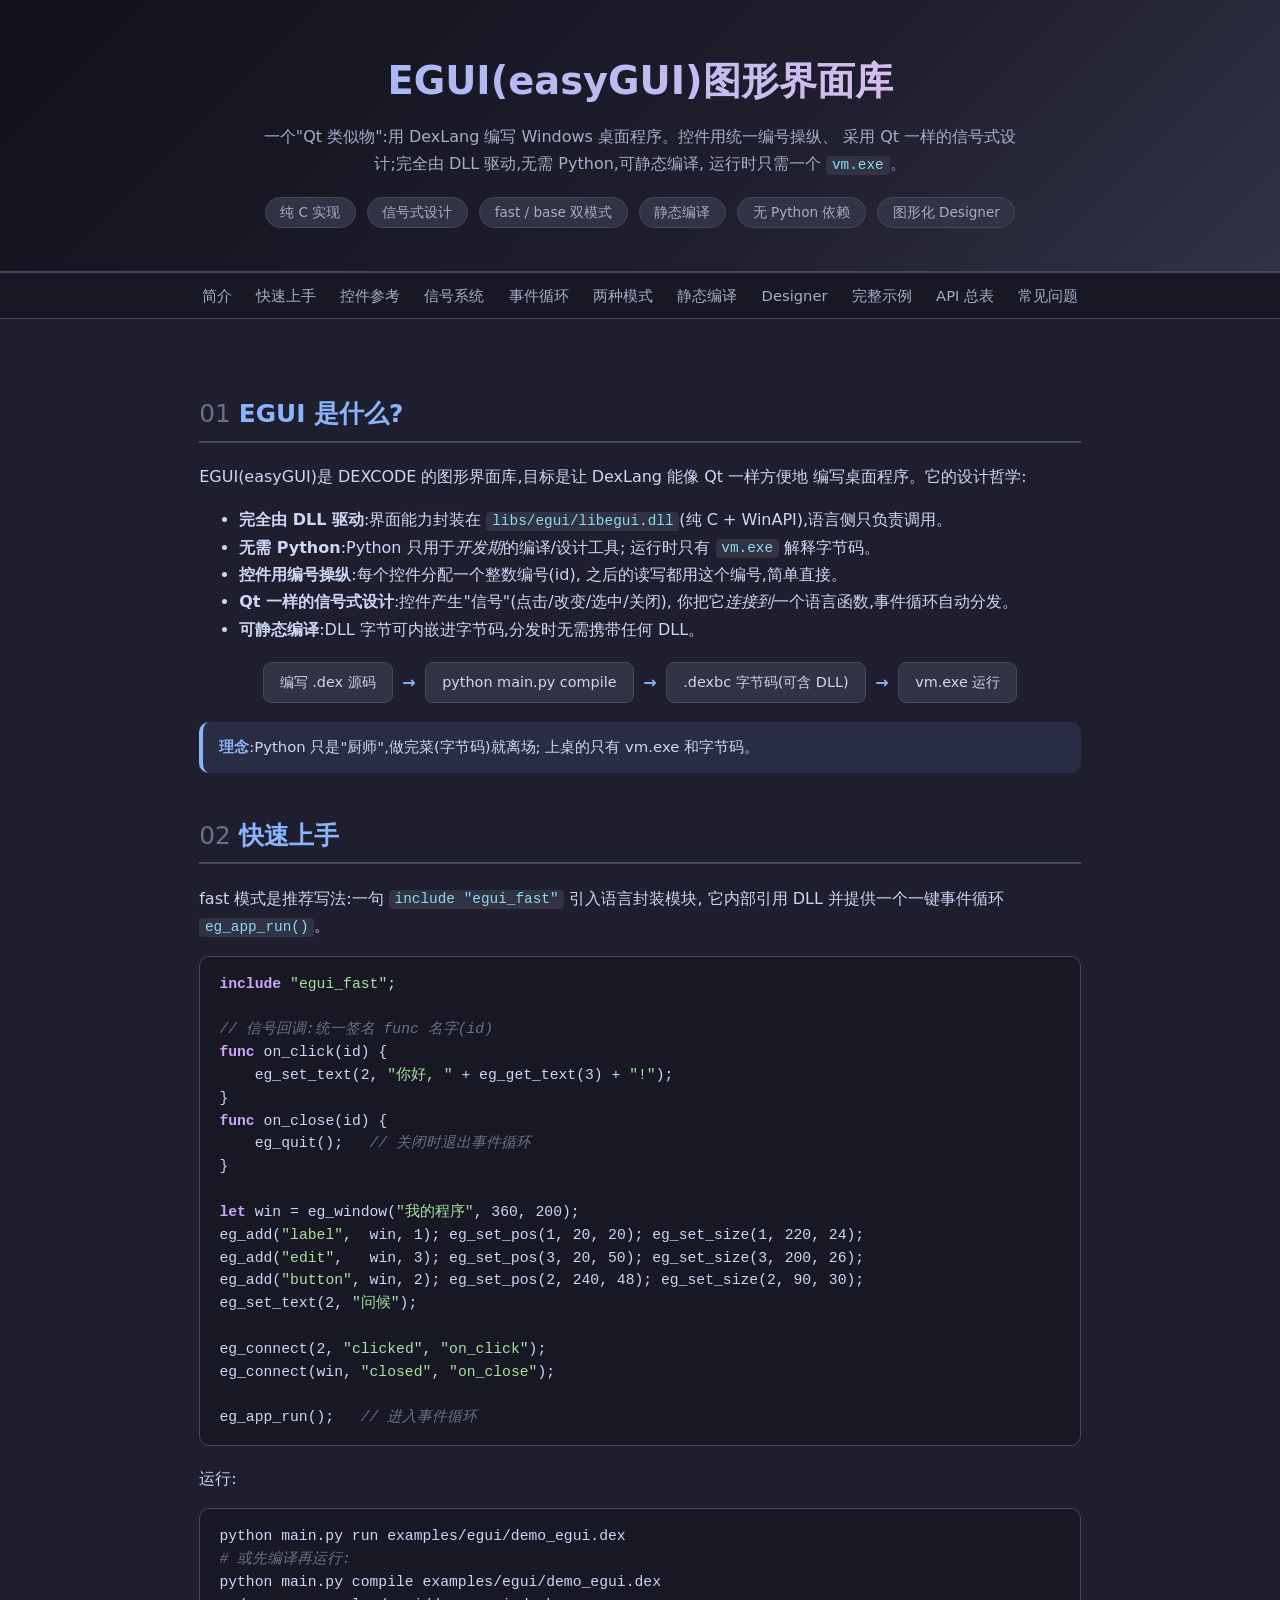
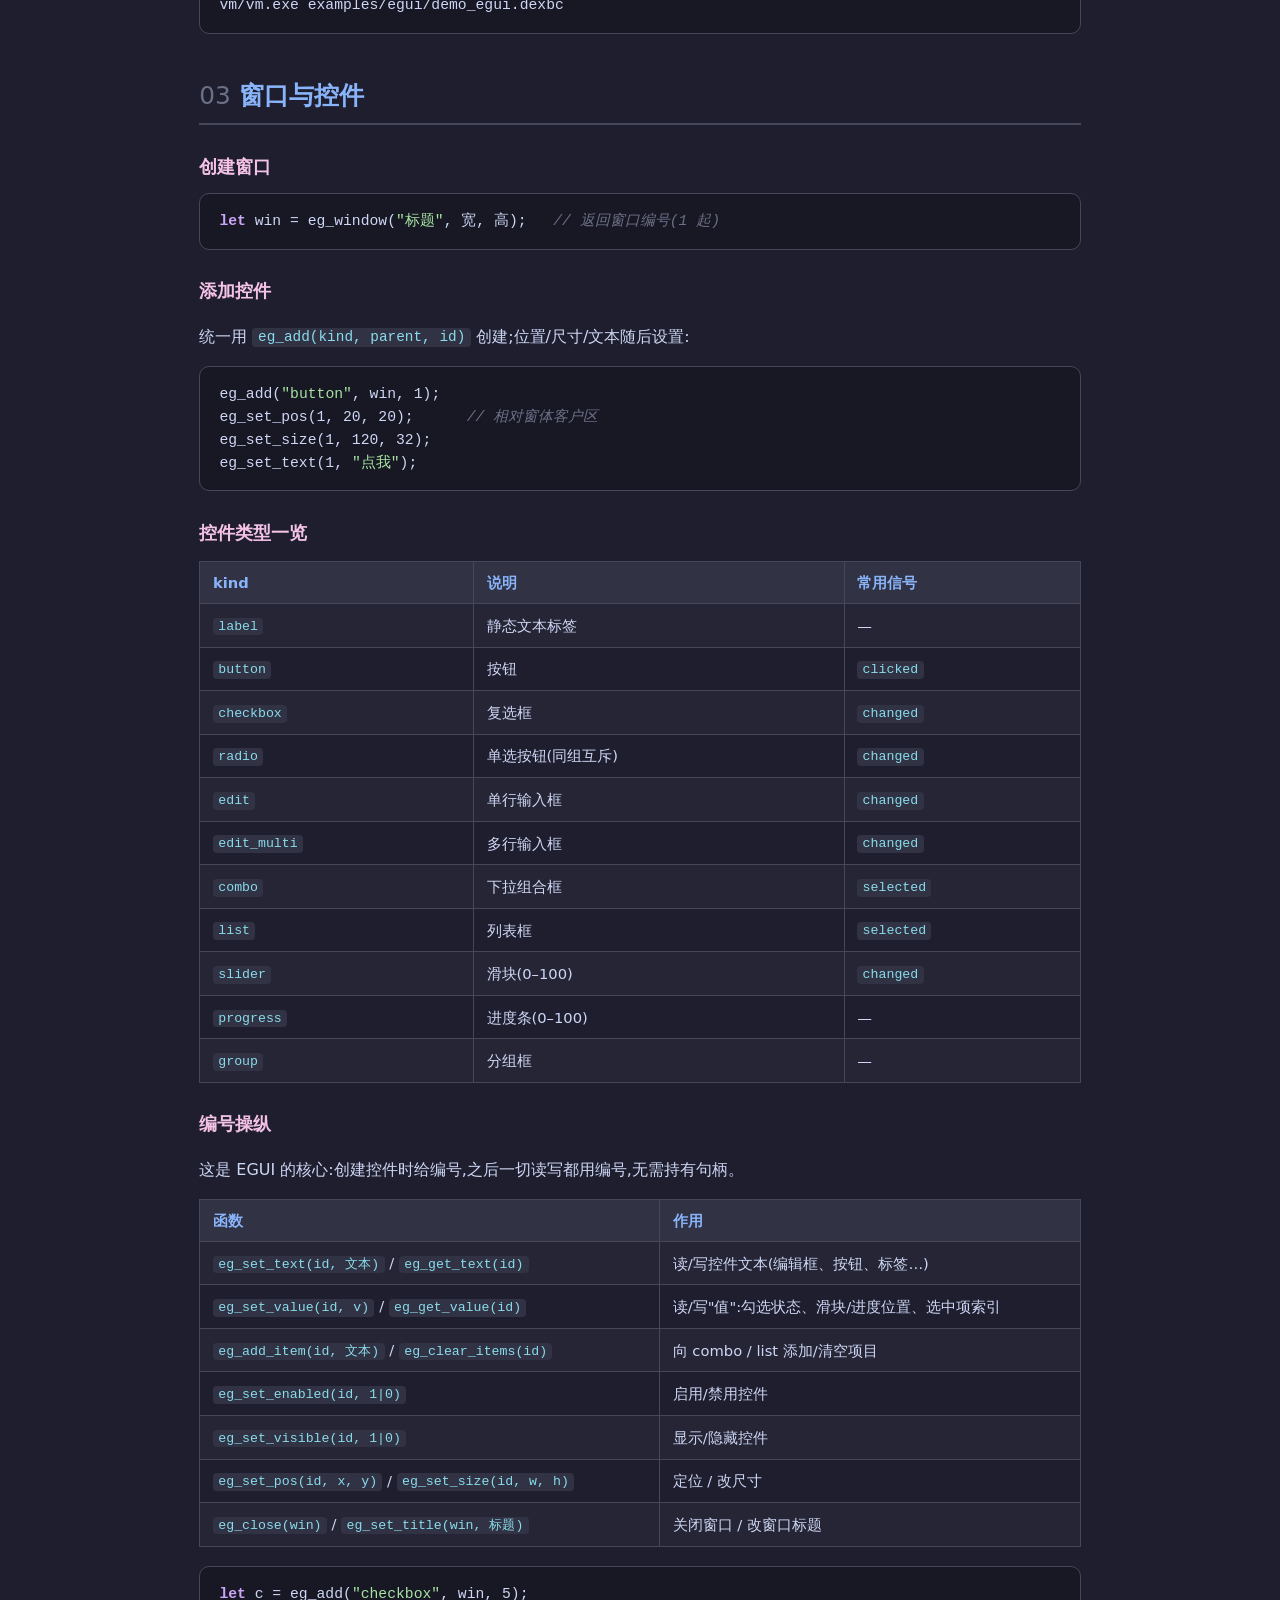
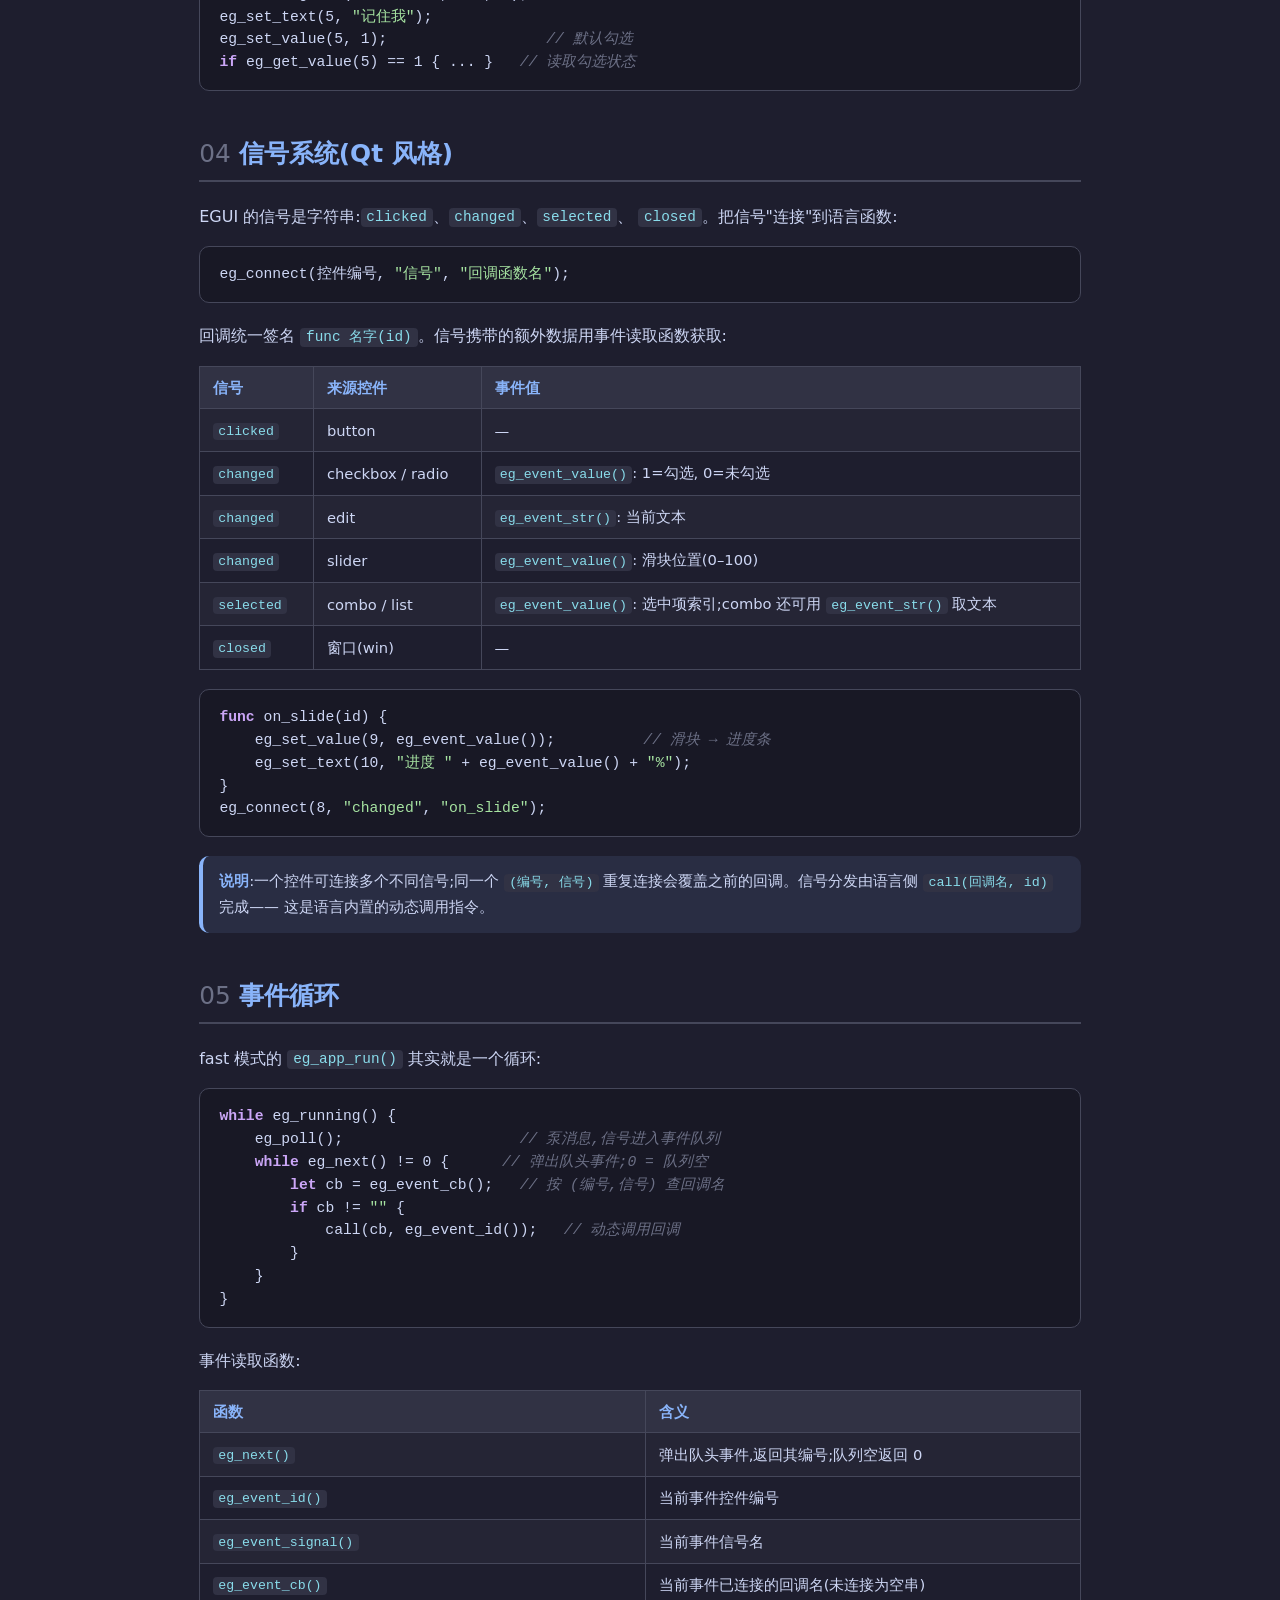
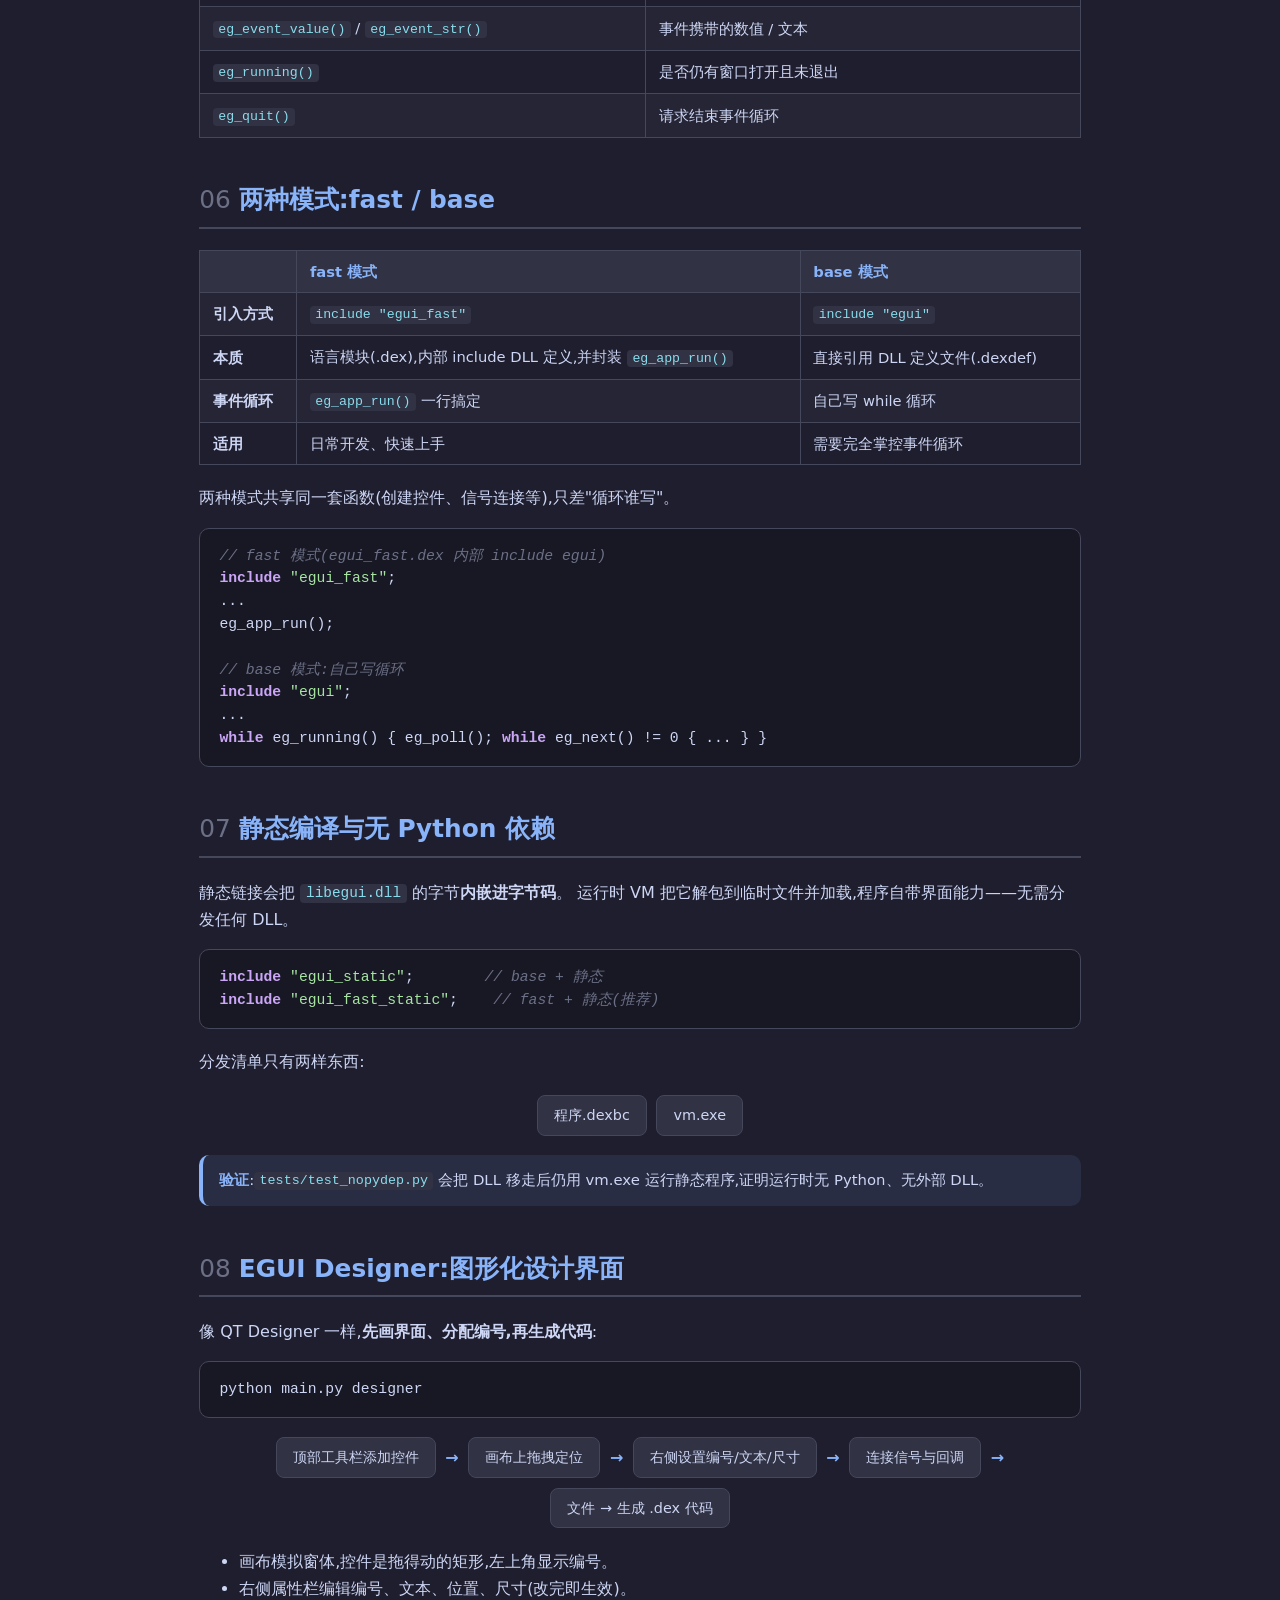
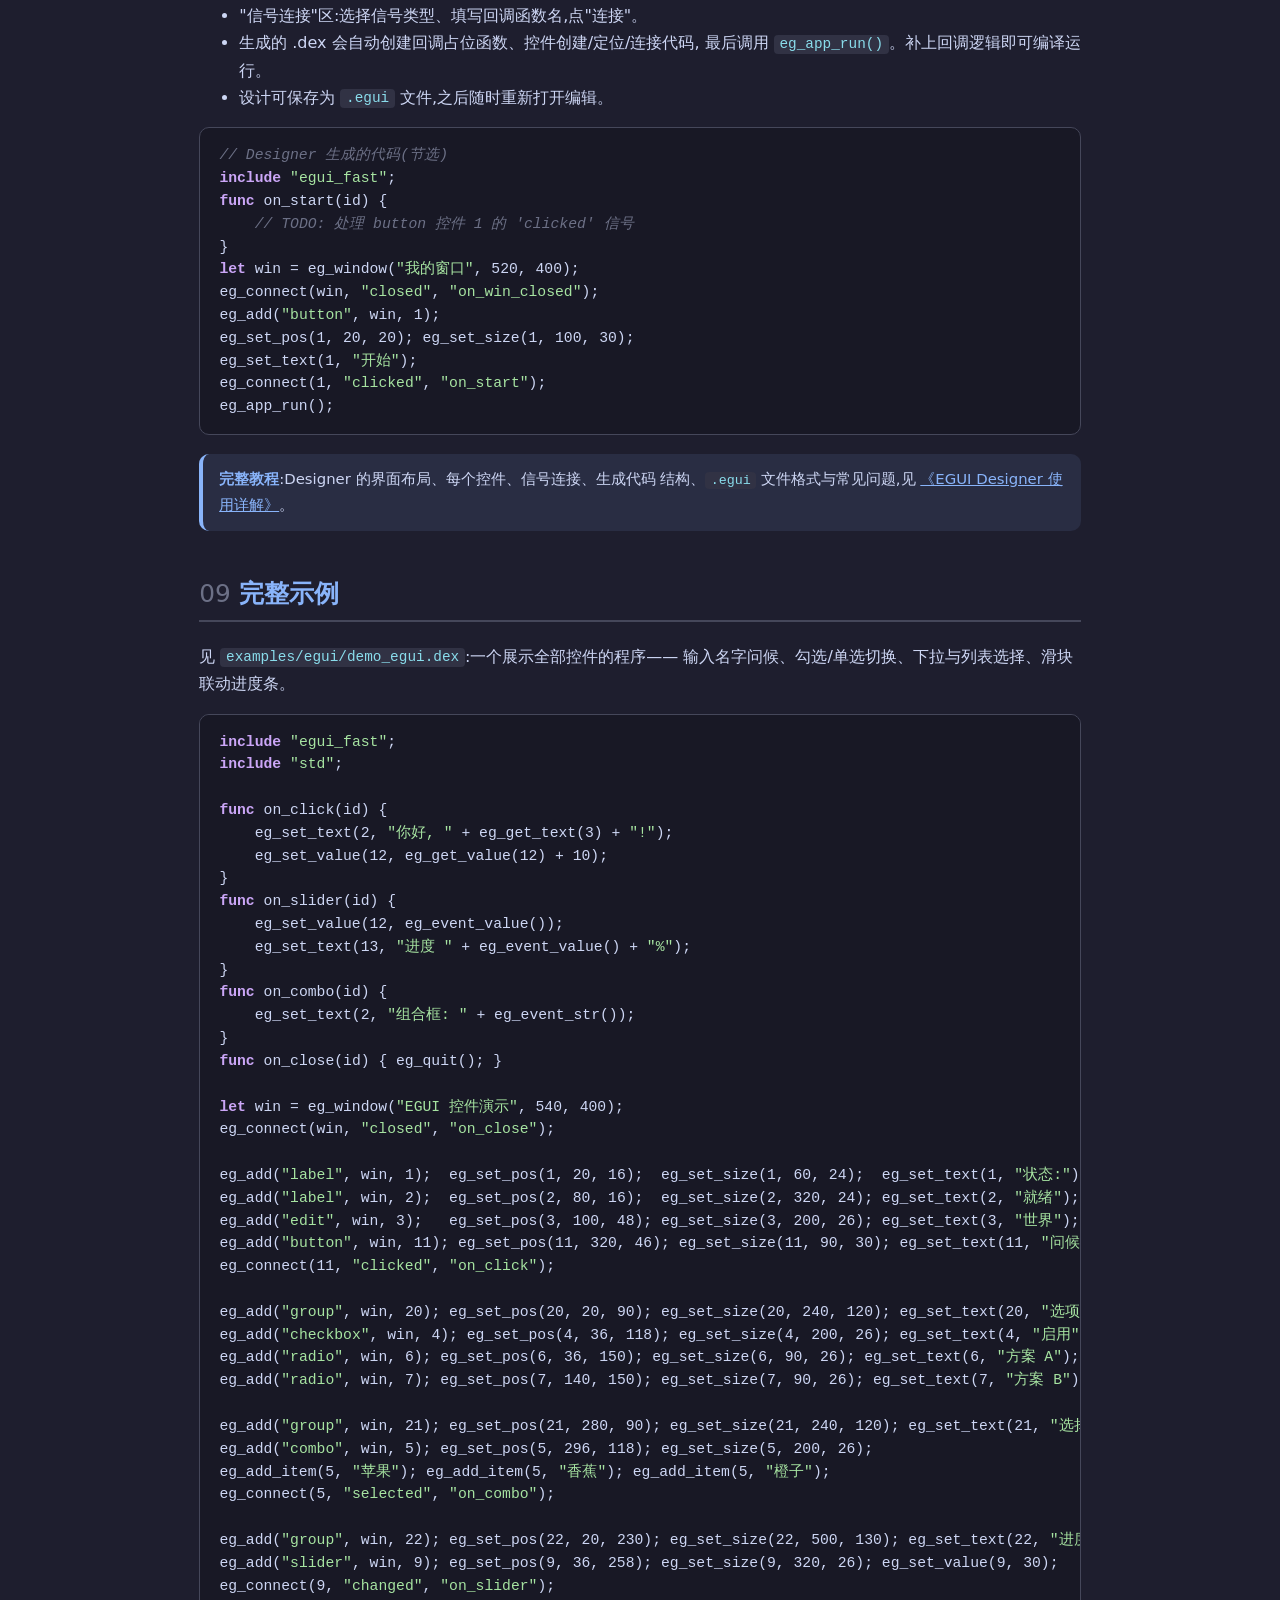
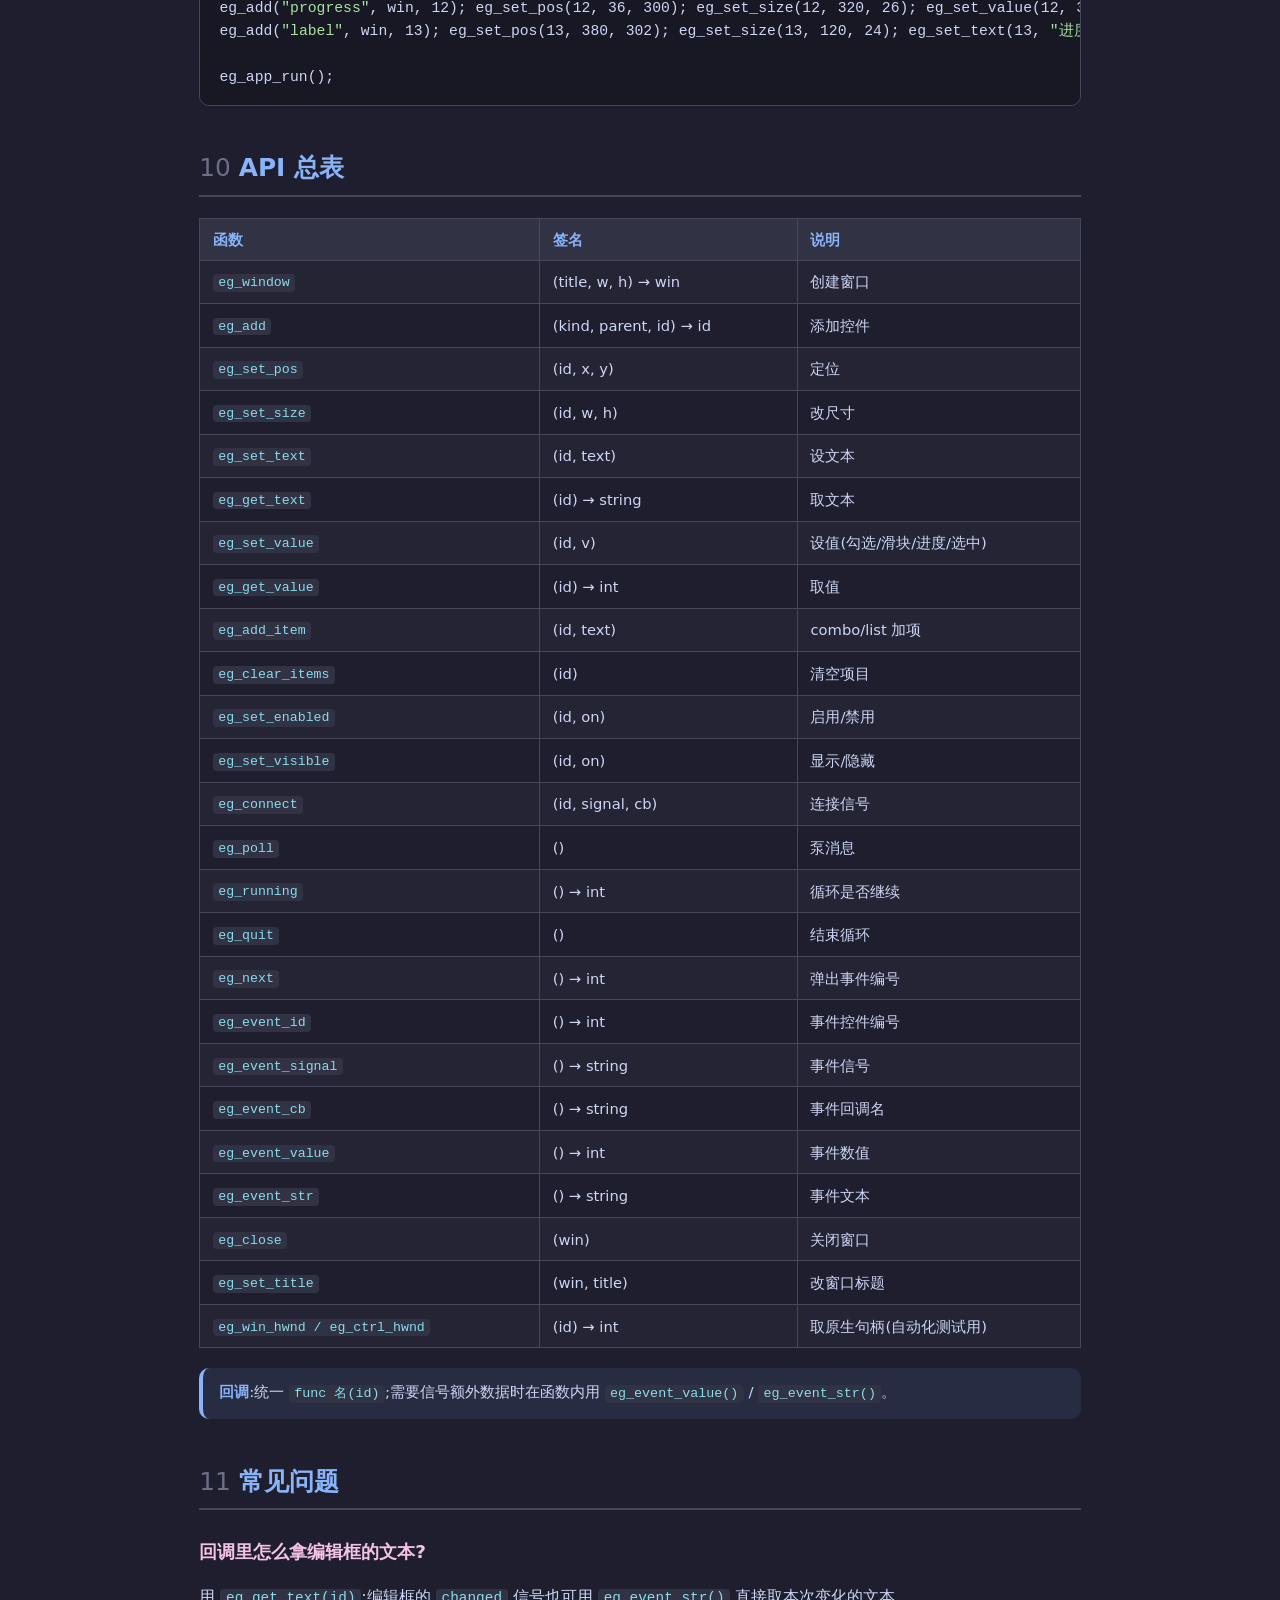
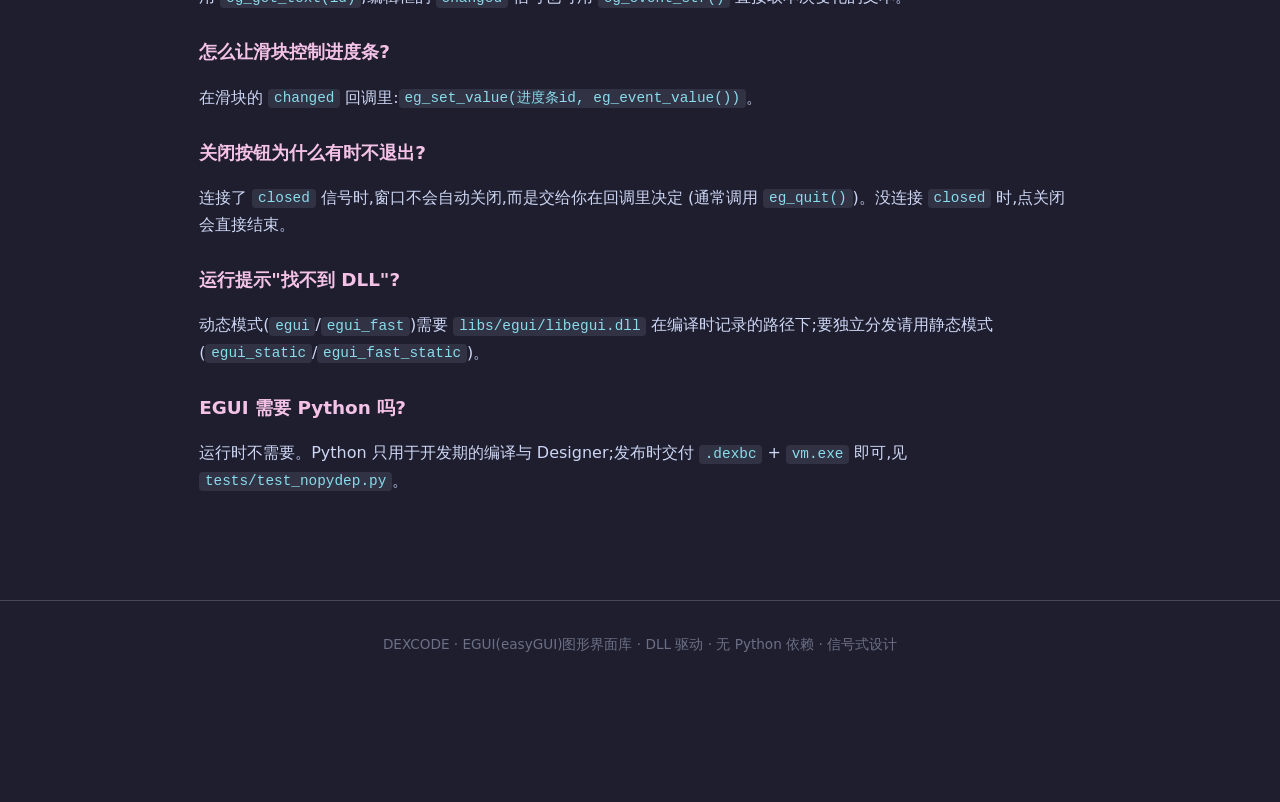
<file: docs/egui_guide.html>
<!DOCTYPE html>
<html lang="zh-CN">
<head>
<meta charset="UTF-8">
<meta name="viewport" content="width=device-width, initial-scale=1.0">
<title>EGUI(easyGUI)图形界面库教学</title>
<style>
  :root {
    --bg: #1e1e2e; --bg2: #181825; --bg3: #313244; --bg4: #45475a;
    --text: #cdd6f4; --sub: #a6adc8; --dim: #6c7086;
    --accent: #89b4fa; --accent2: #f5c2e7;
    --kw: #cba6f7; --str: #a6e3a1; --num: #fab387;
    --com: #6c7086; --nat: #89dceb; --warn: #f9e2af;
  }
  * { box-sizing: border-box; }
  html { scroll-behavior: smooth; }
  body { margin: 0; background: var(--bg); color: var(--text);
    font-family: "Segoe UI", "Microsoft YaHei", system-ui, sans-serif; line-height: 1.7; }
  header { background: linear-gradient(135deg,#11111b,#1e1e2e 60%,#313244);
    border-bottom: 2px solid var(--bg4); padding: 3rem 1.5rem 2.5rem; text-align: center; }
  header h1 { margin: 0; font-size: 2.4rem;
    background: linear-gradient(90deg,var(--accent),var(--accent2));
    -webkit-background-clip: text; background-clip: text; color: transparent; }
  header p { color: var(--sub); margin: .6rem auto 0; max-width: 760px; }
  .badges { margin-top: 1rem; }
  .badge { display: inline-block; background: var(--bg3); color: var(--sub);
    border: 1px solid var(--bg4); border-radius: 999px; padding: .2rem .9rem;
    margin: .2rem; font-size: .85rem; }
  nav { position: sticky; top: 0; z-index: 10; background: rgba(24,24,37,.92);
    backdrop-filter: blur(6px); border-bottom: 1px solid var(--bg4);
    padding: .55rem 1rem; text-align: center; overflow-x: auto; white-space: nowrap; }
  nav a { color: var(--sub); text-decoration: none; margin: 0 .6rem; font-size: .92rem; }
  nav a:hover { color: var(--accent); }
  main { max-width: 920px; margin: 0 auto; padding: 2rem 1.2rem 4rem; }
  section { margin: 2.6rem 0; }
  h2 { font-size: 1.55rem; color: var(--accent); border-bottom: 2px solid var(--bg4);
    padding-bottom: .35rem; margin-top: 0; }
  h2 .n { color: var(--dim); margin-right: .5rem; font-weight: 400; }
  h3 { font-size: 1.15rem; color: var(--accent2); margin: 1.6rem 0 .5rem; }
  p, li { color: var(--text); }
  a { color: var(--accent); }
  code { font-family: "Cascadia Code", Consolas, "Courier New", monospace; }
  p code, li code, td code { background: var(--bg3); color: var(--nat);
    border-radius: 4px; padding: .1em .4em; font-size: .9em; }
  pre { background: var(--bg2); border: 1px solid var(--bg4); border-radius: 10px;
    padding: 1rem 1.2rem; overflow-x: auto; line-height: 1.55; font-size: .92rem;
    margin: .7rem 0 1.2rem; }
  pre code { background: none; color: var(--text); padding: 0; }
  .c-com { color: var(--com); font-style: italic; }
  .c-str { color: var(--str); }
  .c-num { color: var(--num); }
  .c-kw  { color: var(--kw); font-weight: 600; }
  .c-nat { color: var(--nat); }
  .c-id  { color: var(--text); }
  table { width: 100%; border-collapse: collapse; margin: .8rem 0 1.2rem; font-size: .92rem; }
  th, td { border: 1px solid var(--bg4); padding: .5rem .8rem; text-align: left; }
  th { background: var(--bg3); color: var(--accent); }
  tr:nth-child(even) td { background: rgba(49,50,68,.35); }
  .tip, .warn { border-radius: 10px; padding: .8rem 1rem; margin: 1rem 0;
    font-size: .93rem; border-left: 4px solid; }
  .tip { background: rgba(137,180,250,.1); border-color: var(--accent); }
  .warn { background: rgba(249,226,175,.1); border-color: var(--warn); }
  .tip strong { color: var(--accent); }
  .warn strong { color: var(--warn); }
  .flow { display: flex; flex-wrap: wrap; align-items: center; gap: .6rem;
    justify-content: center; margin: 1.2rem 0; }
  .flow .step { background: var(--bg3); border: 1px solid var(--bg4);
    border-radius: 8px; padding: .45rem 1rem; font-size: .9rem; }
  .flow .arrow { color: var(--accent); font-weight: 700; }
  footer { text-align: center; color: var(--dim); padding: 2rem;
    border-top: 1px solid var(--bg4); font-size: .85rem; }
  @media (max-width: 640px) { header h1 { font-size: 1.8rem; } }
</style>
</head>
<body>

<header>
  <h1>EGUI(easyGUI)图形界面库</h1>
  <p>一个"Qt 类似物":用 DexLang 编写 Windows 桌面程序。控件用统一编号操纵、
    采用 Qt 一样的信号式设计;完全由 DLL 驱动,无需 Python,可静态编译,
    运行时只需一个 <code>vm.exe</code>。</p>
  <div class="badges">
    <span class="badge">纯 C 实现</span>
    <span class="badge">信号式设计</span>
    <span class="badge">fast / base 双模式</span>
    <span class="badge">静态编译</span>
    <span class="badge">无 Python 依赖</span>
    <span class="badge">图形化 Designer</span>
  </div>
</header>

<nav>
  <a href="#intro">简介</a>
  <a href="#quickstart">快速上手</a>
  <a href="#controls">控件参考</a>
  <a href="#signals">信号系统</a>
  <a href="#loop">事件循环</a>
  <a href="#modes">两种模式</a>
  <a href="#static">静态编译</a>
  <a href="#designer">Designer</a>
  <a href="#demo">完整示例</a>
  <a href="#api">API 总表</a>
  <a href="#faq">常见问题</a>
</nav>

<main>

<!-- ================= 简介 ================= -->
<section id="intro">
  <h2><span class="n">01</span>EGUI 是什么?</h2>
  <p>EGUI(easyGUI)是 DEXCODE 的图形界面库,目标是让 DexLang 能像 Qt 一样方便地
  编写桌面程序。它的设计哲学:</p>
  <ul>
    <li><strong>完全由 DLL 驱动</strong>:界面能力封装在
      <code>libs/egui/libegui.dll</code>(纯 C + WinAPI),语言侧只负责调用。</li>
    <li><strong>无需 Python</strong>:Python 只用于<em>开发期</em>的编译/设计工具;
      运行时只有 <code>vm.exe</code> 解释字节码。</li>
    <li><strong>控件用编号操纵</strong>:每个控件分配一个整数编号(id),
      之后的读写都用这个编号,简单直接。</li>
    <li><strong>Qt 一样的信号式设计</strong>:控件产生"信号"(点击/改变/选中/关闭),
      你把它<em>连接到</em>一个语言函数,事件循环自动分发。</li>
    <li><strong>可静态编译</strong>:DLL 字节可内嵌进字节码,分发时无需携带任何 DLL。</li>
  </ul>

  <div class="flow">
    <span class="step">编写 .dex 源码</span><span class="arrow">→</span>
    <span class="step">python main.py compile</span><span class="arrow">→</span>
    <span class="step">.dexbc 字节码(可含 DLL)</span><span class="arrow">→</span>
    <span class="step">vm.exe 运行</span>
  </div>
  <p class="tip"><strong>理念</strong>:Python 只是"厨师",做完菜(字节码)就离场;
  上桌的只有 vm.exe 和字节码。</p>
</section>

<!-- ================= 快速上手 ================= -->
<section id="quickstart">
  <h2><span class="n">02</span>快速上手</h2>
  <p>fast 模式是推荐写法:一句 <code>include "egui_fast"</code> 引入语言封装模块,
  它内部引用 DLL 并提供一个一键事件循环 <code>eg_app_run()</code>。</p>
  <pre><code><span class="c-kw">include</span> <span class="c-str">"egui_fast"</span>;

<span class="c-com">// 信号回调:统一签名 func 名字(id)</span>
<span class="c-kw">func</span> on_click(id) {
    eg_set_text(2, <span class="c-str">"你好, "</span> + eg_get_text(3) + <span class="c-str">"!"</span>);
}
<span class="c-kw">func</span> on_close(id) {
    eg_quit();   <span class="c-com">// 关闭时退出事件循环</span>
}

<span class="c-kw">let</span> win = eg_window(<span class="c-str">"我的程序"</span>, 360, 200);
eg_add(<span class="c-str">"label"</span>,  win, 1); eg_set_pos(1, 20, 20); eg_set_size(1, 220, 24);
eg_add(<span class="c-str">"edit"</span>,   win, 3); eg_set_pos(3, 20, 50); eg_set_size(3, 200, 26);
eg_add(<span class="c-str">"button"</span>, win, 2); eg_set_pos(2, 240, 48); eg_set_size(2, 90, 30);
eg_set_text(2, <span class="c-str">"问候"</span>);

eg_connect(2, <span class="c-str">"clicked"</span>, <span class="c-str">"on_click"</span>);
eg_connect(win, <span class="c-str">"closed"</span>, <span class="c-str">"on_close"</span>);

eg_app_run();   <span class="c-com">// 进入事件循环</span>
</code></pre>
  <p>运行:</p>
  <pre><code>python main.py run examples/egui/demo_egui.dex
<span class="c-com"># 或先编译再运行:</span>
python main.py compile examples/egui/demo_egui.dex
vm/vm.exe examples/egui/demo_egui.dexbc</code></pre>
</section>

<!-- ================= 控件参考 ================= -->
<section id="controls">
  <h2><span class="n">03</span>窗口与控件</h2>
  <h3>创建窗口</h3>
  <pre><code><span class="c-kw">let</span> win = eg_window(<span class="c-str">"标题"</span>, 宽, 高);   <span class="c-com">// 返回窗口编号(1 起)</span></code></pre>
  <h3>添加控件</h3>
  <p>统一用 <code>eg_add(kind, parent, id)</code> 创建;位置/尺寸/文本随后设置:</p>
  <pre><code>eg_add(<span class="c-str">"button"</span>, win, 1);
eg_set_pos(1, 20, 20);      <span class="c-com">// 相对窗体客户区</span>
eg_set_size(1, 120, 32);
eg_set_text(1, <span class="c-str">"点我"</span>);</code></pre>

  <h3>控件类型一览</h3>
  <table>
    <tr><th>kind</th><th>说明</th><th>常用信号</th></tr>
    <tr><td><code>label</code></td><td>静态文本标签</td><td>—</td></tr>
    <tr><td><code>button</code></td><td>按钮</td><td><code>clicked</code></td></tr>
    <tr><td><code>checkbox</code></td><td>复选框</td><td><code>changed</code></td></tr>
    <tr><td><code>radio</code></td><td>单选按钮(同组互斥)</td><td><code>changed</code></td></tr>
    <tr><td><code>edit</code></td><td>单行输入框</td><td><code>changed</code></td></tr>
    <tr><td><code>edit_multi</code></td><td>多行输入框</td><td><code>changed</code></td></tr>
    <tr><td><code>combo</code></td><td>下拉组合框</td><td><code>selected</code></td></tr>
    <tr><td><code>list</code></td><td>列表框</td><td><code>selected</code></td></tr>
    <tr><td><code>slider</code></td><td>滑块(0–100)</td><td><code>changed</code></td></tr>
    <tr><td><code>progress</code></td><td>进度条(0–100)</td><td>—</td></tr>
    <tr><td><code>group</code></td><td>分组框</td><td>—</td></tr>
  </table>

  <h3>编号操纵</h3>
  <p>这是 EGUI 的核心:创建控件时给编号,之后一切读写都用编号,无需持有句柄。</p>
  <table>
    <tr><th>函数</th><th>作用</th></tr>
    <tr><td><code>eg_set_text(id, 文本)</code> / <code>eg_get_text(id)</code></td><td>读/写控件文本(编辑框、按钮、标签…)</td></tr>
    <tr><td><code>eg_set_value(id, v)</code> / <code>eg_get_value(id)</code></td><td>读/写"值":勾选状态、滑块/进度位置、选中项索引</td></tr>
    <tr><td><code>eg_add_item(id, 文本)</code> / <code>eg_clear_items(id)</code></td><td>向 combo / list 添加/清空项目</td></tr>
    <tr><td><code>eg_set_enabled(id, 1|0)</code></td><td>启用/禁用控件</td></tr>
    <tr><td><code>eg_set_visible(id, 1|0)</code></td><td>显示/隐藏控件</td></tr>
    <tr><td><code>eg_set_pos(id, x, y)</code> / <code>eg_set_size(id, w, h)</code></td><td>定位 / 改尺寸</td></tr>
    <tr><td><code>eg_close(win)</code> / <code>eg_set_title(win, 标题)</code></td><td>关闭窗口 / 改窗口标题</td></tr>
  </table>
  <pre><code><span class="c-kw">let</span> c = eg_add(<span class="c-str">"checkbox"</span>, win, 5);
eg_set_text(5, <span class="c-str">"记住我"</span>);
eg_set_value(5, 1);                  <span class="c-com">// 默认勾选</span>
<span class="c-kw">if</span> eg_get_value(5) == 1 { ... }   <span class="c-com">// 读取勾选状态</span></code></pre>
</section>

<!-- ================= 信号系统 ================= -->
<section id="signals">
  <h2><span class="n">04</span>信号系统(Qt 风格)</h2>
  <p>EGUI 的信号是字符串:<code>clicked</code>、<code>changed</code>、<code>selected</code>、
  <code>closed</code>。把信号"连接"到语言函数:</p>
  <pre><code>eg_connect(控件编号, <span class="c-str">"信号"</span>, <span class="c-str">"回调函数名"</span>);</code></pre>
  <p>回调统一签名 <code>func 名字(id)</code>。信号携带的额外数据用事件读取函数获取:</p>
  <table>
    <tr><th>信号</th><th>来源控件</th><th>事件值</th></tr>
    <tr><td><code>clicked</code></td><td>button</td><td>—</td></tr>
    <tr><td><code>changed</code></td><td>checkbox / radio</td><td><code>eg_event_value()</code>: 1=勾选, 0=未勾选</td></tr>
    <tr><td><code>changed</code></td><td>edit</td><td><code>eg_event_str()</code>: 当前文本</td></tr>
    <tr><td><code>changed</code></td><td>slider</td><td><code>eg_event_value()</code>: 滑块位置(0–100)</td></tr>
    <tr><td><code>selected</code></td><td>combo / list</td><td><code>eg_event_value()</code>: 选中项索引;combo 还可用 <code>eg_event_str()</code> 取文本</td></tr>
    <tr><td><code>closed</code></td><td>窗口(win)</td><td>—</td></tr>
  </table>
  <pre><code><span class="c-kw">func</span> on_slide(id) {
    eg_set_value(9, eg_event_value());          <span class="c-com">// 滑块 → 进度条</span>
    eg_set_text(10, <span class="c-str">"进度 "</span> + eg_event_value() + <span class="c-str">"%"</span>);
}
eg_connect(8, <span class="c-str">"changed"</span>, <span class="c-str">"on_slide"</span>);</code></pre>
  <p class="tip"><strong>说明</strong>:一个控件可连接多个不同信号;同一个 <code>(编号, 信号)</code>
  重复连接会覆盖之前的回调。信号分发由语言侧 <code>call(回调名, id)</code> 完成——
  这是语言内置的动态调用指令。</p>
</section>

<!-- ================= 事件循环 ================= -->
<section id="loop">
  <h2><span class="n">05</span>事件循环</h2>
  <p>fast 模式的 <code>eg_app_run()</code> 其实就是一个循环:</p>
  <pre><code><span class="c-kw">while</span> eg_running() {
    eg_poll();                    <span class="c-com">// 泵消息,信号进入事件队列</span>
    <span class="c-kw">while</span> eg_next() != 0 {      <span class="c-com">// 弹出队头事件;0 = 队列空</span>
        <span class="c-kw">let</span> cb = eg_event_cb();   <span class="c-com">// 按 (编号,信号) 查回调名</span>
        <span class="c-kw">if</span> cb != <span class="c-str">""</span> {
            call(cb, eg_event_id());   <span class="c-com">// 动态调用回调</span>
        }
    }
}</code></pre>
  <p>事件读取函数:</p>
  <table>
    <tr><th>函数</th><th>含义</th></tr>
    <tr><td><code>eg_next()</code></td><td>弹出队头事件,返回其编号;队列空返回 0</td></tr>
    <tr><td><code>eg_event_id()</code></td><td>当前事件控件编号</td></tr>
    <tr><td><code>eg_event_signal()</code></td><td>当前事件信号名</td></tr>
    <tr><td><code>eg_event_cb()</code></td><td>当前事件已连接的回调名(未连接为空串)</td></tr>
    <tr><td><code>eg_event_value()</code> / <code>eg_event_str()</code></td><td>事件携带的数值 / 文本</td></tr>
    <tr><td><code>eg_running()</code></td><td>是否仍有窗口打开且未退出</td></tr>
    <tr><td><code>eg_quit()</code></td><td>请求结束事件循环</td></tr>
  </table>
</section>

<!-- ================= 两种模式 ================= -->
<section id="modes">
  <h2><span class="n">06</span>两种模式:fast / base</h2>
  <table>
    <tr><th></th><th>fast 模式</th><th>base 模式</th></tr>
    <tr><td><strong>引入方式</strong></td><td><code>include "egui_fast"</code></td><td><code>include "egui"</code></td></tr>
    <tr><td><strong>本质</strong></td><td>语言模块(.dex),内部 include DLL 定义,并封装 <code>eg_app_run()</code></td><td>直接引用 DLL 定义文件(.dexdef)</td></tr>
    <tr><td><strong>事件循环</strong></td><td><code>eg_app_run()</code> 一行搞定</td><td>自己写 while 循环</td></tr>
    <tr><td><strong>适用</strong></td><td>日常开发、快速上手</td><td>需要完全掌控事件循环</td></tr>
  </table>
  <p>两种模式共享同一套函数(创建控件、信号连接等),只差"循环谁写"。</p>
  <pre><code><span class="c-com">// fast 模式(egui_fast.dex 内部 include egui)</span>
<span class="c-kw">include</span> <span class="c-str">"egui_fast"</span>;
...
eg_app_run();

<span class="c-com">// base 模式:自己写循环</span>
<span class="c-kw">include</span> <span class="c-str">"egui"</span>;
...
<span class="c-kw">while</span> eg_running() { eg_poll(); <span class="c-kw">while</span> eg_next() != 0 { ... } }</code></pre>
</section>

<!-- ================= 静态编译 ================= -->
<section id="static">
  <h2><span class="n">07</span>静态编译与无 Python 依赖</h2>
  <p>静态链接会把 <code>libegui.dll</code> 的字节<strong>内嵌进字节码</strong>。
  运行时 VM 把它解包到临时文件并加载,程序自带界面能力——无需分发任何 DLL。</p>
  <pre><code><span class="c-kw">include</span> <span class="c-str">"egui_static"</span>;        <span class="c-com">// base + 静态</span>
<span class="c-kw">include</span> <span class="c-str">"egui_fast_static"</span>;    <span class="c-com">// fast + 静态(推荐)</span></code></pre>
  <p>分发清单只有两样东西:</p>
  <div class="flow">
    <span class="step">程序.dexbc</span><span class="step">vm.exe</span>
  </div>
  <p class="tip"><strong>验证</strong>:<code>tests/test_nopydep.py</code> 会把 DLL 移走后仍用
  vm.exe 运行静态程序,证明运行时无 Python、无外部 DLL。</p>
</section>

<!-- ================= Designer ================= -->
<section id="designer">
  <h2><span class="n">08</span>EGUI Designer:图形化设计界面</h2>
  <p>像 QT Designer 一样,<strong>先画界面、分配编号,再生成代码</strong>:</p>
  <pre><code>python main.py designer</code></pre>
  <div class="flow">
    <span class="step">顶部工具栏添加控件</span><span class="arrow">→</span>
    <span class="step">画布上拖拽定位</span><span class="arrow">→</span>
    <span class="step">右侧设置编号/文本/尺寸</span><span class="arrow">→</span>
    <span class="step">连接信号与回调</span><span class="arrow">→</span>
    <span class="step">文件 → 生成 .dex 代码</span>
  </div>
  <ul>
    <li>画布模拟窗体,控件是拖得动的矩形,左上角显示编号。</li>
    <li>右侧属性栏编辑编号、文本、位置、尺寸(改完即生效)。</li>
    <li>"信号连接"区:选择信号类型、填写回调函数名,点"连接"。</li>
    <li>生成的 .dex 会自动创建回调占位函数、控件创建/定位/连接代码,
      最后调用 <code>eg_app_run()</code>。补上回调逻辑即可编译运行。</li>
    <li>设计可保存为 <code>.egui</code> 文件,之后随时重新打开编辑。</li>
  </ul>
  <pre><code><span class="c-com">// Designer 生成的代码(节选)</span>
<span class="c-kw">include</span> <span class="c-str">"egui_fast"</span>;
<span class="c-kw">func</span> on_start(id) {
    <span class="c-com">// TODO: 处理 button 控件 1 的 'clicked' 信号</span>
}
<span class="c-kw">let</span> win = eg_window(<span class="c-str">"我的窗口"</span>, 520, 400);
eg_connect(win, <span class="c-str">"closed"</span>, <span class="c-str">"on_win_closed"</span>);
eg_add(<span class="c-str">"button"</span>, win, 1);
eg_set_pos(1, 20, 20); eg_set_size(1, 100, 30);
eg_set_text(1, <span class="c-str">"开始"</span>);
eg_connect(1, <span class="c-str">"clicked"</span>, <span class="c-str">"on_start"</span>);
eg_app_run();</code></pre>
  <p class="tip"><strong>完整教程</strong>:Designer 的界面布局、每个控件、信号连接、生成代码
  结构、<code>.egui</code> 文件格式与常见问题,见
  <a href="designer_guide.html">《EGUI Designer 使用详解》</a>。</p>
</section>

<!-- ================= 完整示例 ================= -->
<section id="demo">
  <h2><span class="n">09</span>完整示例</h2>
  <p>见 <code>examples/egui/demo_egui.dex</code>:一个展示全部控件的程序——
  输入名字问候、勾选/单选切换、下拉与列表选择、滑块联动进度条。</p>
  <pre><code><span class="c-kw">include</span> <span class="c-str">"egui_fast"</span>;
<span class="c-kw">include</span> <span class="c-str">"std"</span>;

<span class="c-kw">func</span> on_click(id) {
    eg_set_text(2, <span class="c-str">"你好, "</span> + eg_get_text(3) + <span class="c-str">"!"</span>);
    eg_set_value(12, eg_get_value(12) + 10);
}
<span class="c-kw">func</span> on_slider(id) {
    eg_set_value(12, eg_event_value());
    eg_set_text(13, <span class="c-str">"进度 "</span> + eg_event_value() + <span class="c-str">"%"</span>);
}
<span class="c-kw">func</span> on_combo(id) {
    eg_set_text(2, <span class="c-str">"组合框: "</span> + eg_event_str());
}
<span class="c-kw">func</span> on_close(id) { eg_quit(); }

<span class="c-kw">let</span> win = eg_window(<span class="c-str">"EGUI 控件演示"</span>, 540, 400);
eg_connect(win, <span class="c-str">"closed"</span>, <span class="c-str">"on_close"</span>);

eg_add(<span class="c-str">"label"</span>, win, 1);  eg_set_pos(1, 20, 16);  eg_set_size(1, 60, 24);  eg_set_text(1, <span class="c-str">"状态:"</span>);
eg_add(<span class="c-str">"label"</span>, win, 2);  eg_set_pos(2, 80, 16);  eg_set_size(2, 320, 24); eg_set_text(2, <span class="c-str">"就绪"</span>);
eg_add(<span class="c-str">"edit"</span>, win, 3);   eg_set_pos(3, 100, 48); eg_set_size(3, 200, 26); eg_set_text(3, <span class="c-str">"世界"</span>);
eg_add(<span class="c-str">"button"</span>, win, 11); eg_set_pos(11, 320, 46); eg_set_size(11, 90, 30); eg_set_text(11, <span class="c-str">"问候"</span>);
eg_connect(11, <span class="c-str">"clicked"</span>, <span class="c-str">"on_click"</span>);

eg_add(<span class="c-str">"group"</span>, win, 20); eg_set_pos(20, 20, 90); eg_set_size(20, 240, 120); eg_set_text(20, <span class="c-str">"选项"</span>);
eg_add(<span class="c-str">"checkbox"</span>, win, 4); eg_set_pos(4, 36, 118); eg_set_size(4, 200, 26); eg_set_text(4, <span class="c-str">"启用"</span>);
eg_add(<span class="c-str">"radio"</span>, win, 6); eg_set_pos(6, 36, 150); eg_set_size(6, 90, 26); eg_set_text(6, <span class="c-str">"方案 A"</span>);
eg_add(<span class="c-str">"radio"</span>, win, 7); eg_set_pos(7, 140, 150); eg_set_size(7, 90, 26); eg_set_text(7, <span class="c-str">"方案 B"</span>);

eg_add(<span class="c-str">"group"</span>, win, 21); eg_set_pos(21, 280, 90); eg_set_size(21, 240, 120); eg_set_text(21, <span class="c-str">"选择"</span>);
eg_add(<span class="c-str">"combo"</span>, win, 5); eg_set_pos(5, 296, 118); eg_set_size(5, 200, 26);
eg_add_item(5, <span class="c-str">"苹果"</span>); eg_add_item(5, <span class="c-str">"香蕉"</span>); eg_add_item(5, <span class="c-str">"橙子"</span>);
eg_connect(5, <span class="c-str">"selected"</span>, <span class="c-str">"on_combo"</span>);

eg_add(<span class="c-str">"group"</span>, win, 22); eg_set_pos(22, 20, 230); eg_set_size(22, 500, 130); eg_set_text(22, <span class="c-str">"进度"</span>);
eg_add(<span class="c-str">"slider"</span>, win, 9); eg_set_pos(9, 36, 258); eg_set_size(9, 320, 26); eg_set_value(9, 30);
eg_connect(9, <span class="c-str">"changed"</span>, <span class="c-str">"on_slider"</span>);
eg_add(<span class="c-str">"progress"</span>, win, 12); eg_set_pos(12, 36, 300); eg_set_size(12, 320, 26); eg_set_value(12, 30);
eg_add(<span class="c-str">"label"</span>, win, 13); eg_set_pos(13, 380, 302); eg_set_size(13, 120, 24); eg_set_text(13, <span class="c-str">"进度 30%"</span>);

eg_app_run();</code></pre>
</section>

<!-- ================= API 总表 ================= -->
<section id="api">
  <h2><span class="n">10</span>API 总表</h2>
  <table>
    <tr><th>函数</th><th>签名</th><th>说明</th></tr>
    <tr><td><code>eg_window</code></td><td>(title, w, h) → win</td><td>创建窗口</td></tr>
    <tr><td><code>eg_add</code></td><td>(kind, parent, id) → id</td><td>添加控件</td></tr>
    <tr><td><code>eg_set_pos</code></td><td>(id, x, y)</td><td>定位</td></tr>
    <tr><td><code>eg_set_size</code></td><td>(id, w, h)</td><td>改尺寸</td></tr>
    <tr><td><code>eg_set_text</code></td><td>(id, text)</td><td>设文本</td></tr>
    <tr><td><code>eg_get_text</code></td><td>(id) → string</td><td>取文本</td></tr>
    <tr><td><code>eg_set_value</code></td><td>(id, v)</td><td>设值(勾选/滑块/进度/选中)</td></tr>
    <tr><td><code>eg_get_value</code></td><td>(id) → int</td><td>取值</td></tr>
    <tr><td><code>eg_add_item</code></td><td>(id, text)</td><td>combo/list 加项</td></tr>
    <tr><td><code>eg_clear_items</code></td><td>(id)</td><td>清空项目</td></tr>
    <tr><td><code>eg_set_enabled</code></td><td>(id, on)</td><td>启用/禁用</td></tr>
    <tr><td><code>eg_set_visible</code></td><td>(id, on)</td><td>显示/隐藏</td></tr>
    <tr><td><code>eg_connect</code></td><td>(id, signal, cb)</td><td>连接信号</td></tr>
    <tr><td><code>eg_poll</code></td><td>()</td><td>泵消息</td></tr>
    <tr><td><code>eg_running</code></td><td>() → int</td><td>循环是否继续</td></tr>
    <tr><td><code>eg_quit</code></td><td>()</td><td>结束循环</td></tr>
    <tr><td><code>eg_next</code></td><td>() → int</td><td>弹出事件编号</td></tr>
    <tr><td><code>eg_event_id</code></td><td>() → int</td><td>事件控件编号</td></tr>
    <tr><td><code>eg_event_signal</code></td><td>() → string</td><td>事件信号</td></tr>
    <tr><td><code>eg_event_cb</code></td><td>() → string</td><td>事件回调名</td></tr>
    <tr><td><code>eg_event_value</code></td><td>() → int</td><td>事件数值</td></tr>
    <tr><td><code>eg_event_str</code></td><td>() → string</td><td>事件文本</td></tr>
    <tr><td><code>eg_close</code></td><td>(win)</td><td>关闭窗口</td></tr>
    <tr><td><code>eg_set_title</code></td><td>(win, title)</td><td>改窗口标题</td></tr>
    <tr><td><code>eg_win_hwnd / eg_ctrl_hwnd</code></td><td>(id) → int</td><td>取原生句柄(自动化测试用)</td></tr>
  </table>
  <p class="tip"><strong>回调</strong>:统一 <code>func 名(id)</code>;需要信号额外数据时在函数内用
  <code>eg_event_value()</code> / <code>eg_event_str()</code>。</p>
</section>

<!-- ================= FAQ ================= -->
<section id="faq">
  <h2><span class="n">11</span>常见问题</h2>
  <h3>回调里怎么拿编辑框的文本?</h3>
  <p>用 <code>eg_get_text(id)</code>;编辑框的 <code>changed</code> 信号也可用
  <code>eg_event_str()</code> 直接取本次变化的文本。</p>
  <h3>怎么让滑块控制进度条?</h3>
  <p>在滑块的 <code>changed</code> 回调里:<code>eg_set_value(进度条id, eg_event_value())</code>。</p>
  <h3>关闭按钮为什么有时不退出?</h3>
  <p>连接了 <code>closed</code> 信号时,窗口不会自动关闭,而是交给你在回调里决定
  (通常调用 <code>eg_quit()</code>)。没连接 <code>closed</code> 时,点关闭会直接结束。</p>
  <h3>运行提示"找不到 DLL"?</h3>
  <p>动态模式(<code>egui</code>/<code>egui_fast</code>)需要 <code>libs/egui/libegui.dll</code>
  在编译时记录的路径下;要独立分发请用静态模式(<code>egui_static</code>/<code>egui_fast_static</code>)。</p>
  <h3>EGUI 需要 Python 吗?</h3>
  <p>运行时不需要。Python 只用于开发期的编译与 Designer;发布时交付
  <code>.dexbc</code> + <code>vm.exe</code> 即可,见 <code>tests/test_nopydep.py</code>。</p>
</section>

</main>

<footer>
  DEXCODE · EGUI(easyGUI)图形界面库 · DLL 驱动 · 无 Python 依赖 · 信号式设计
</footer>

</body>
</html>
</file>
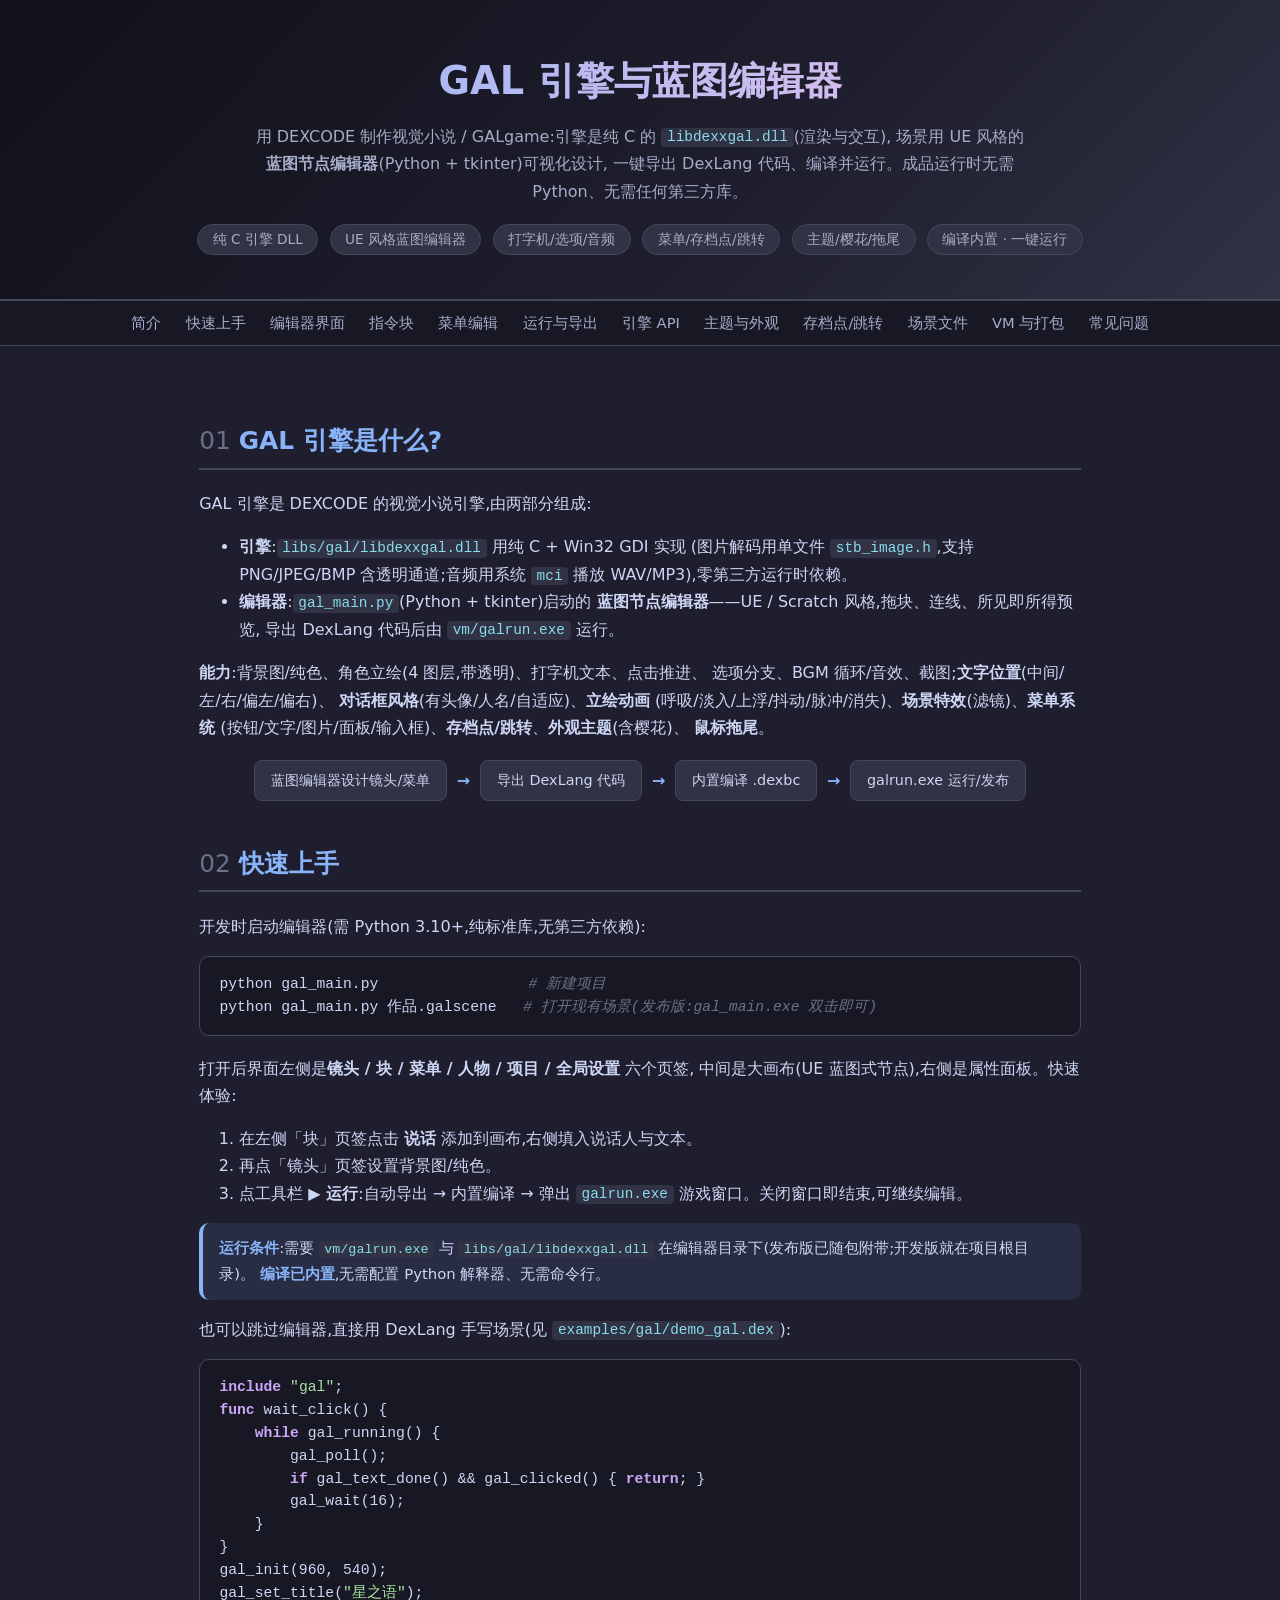
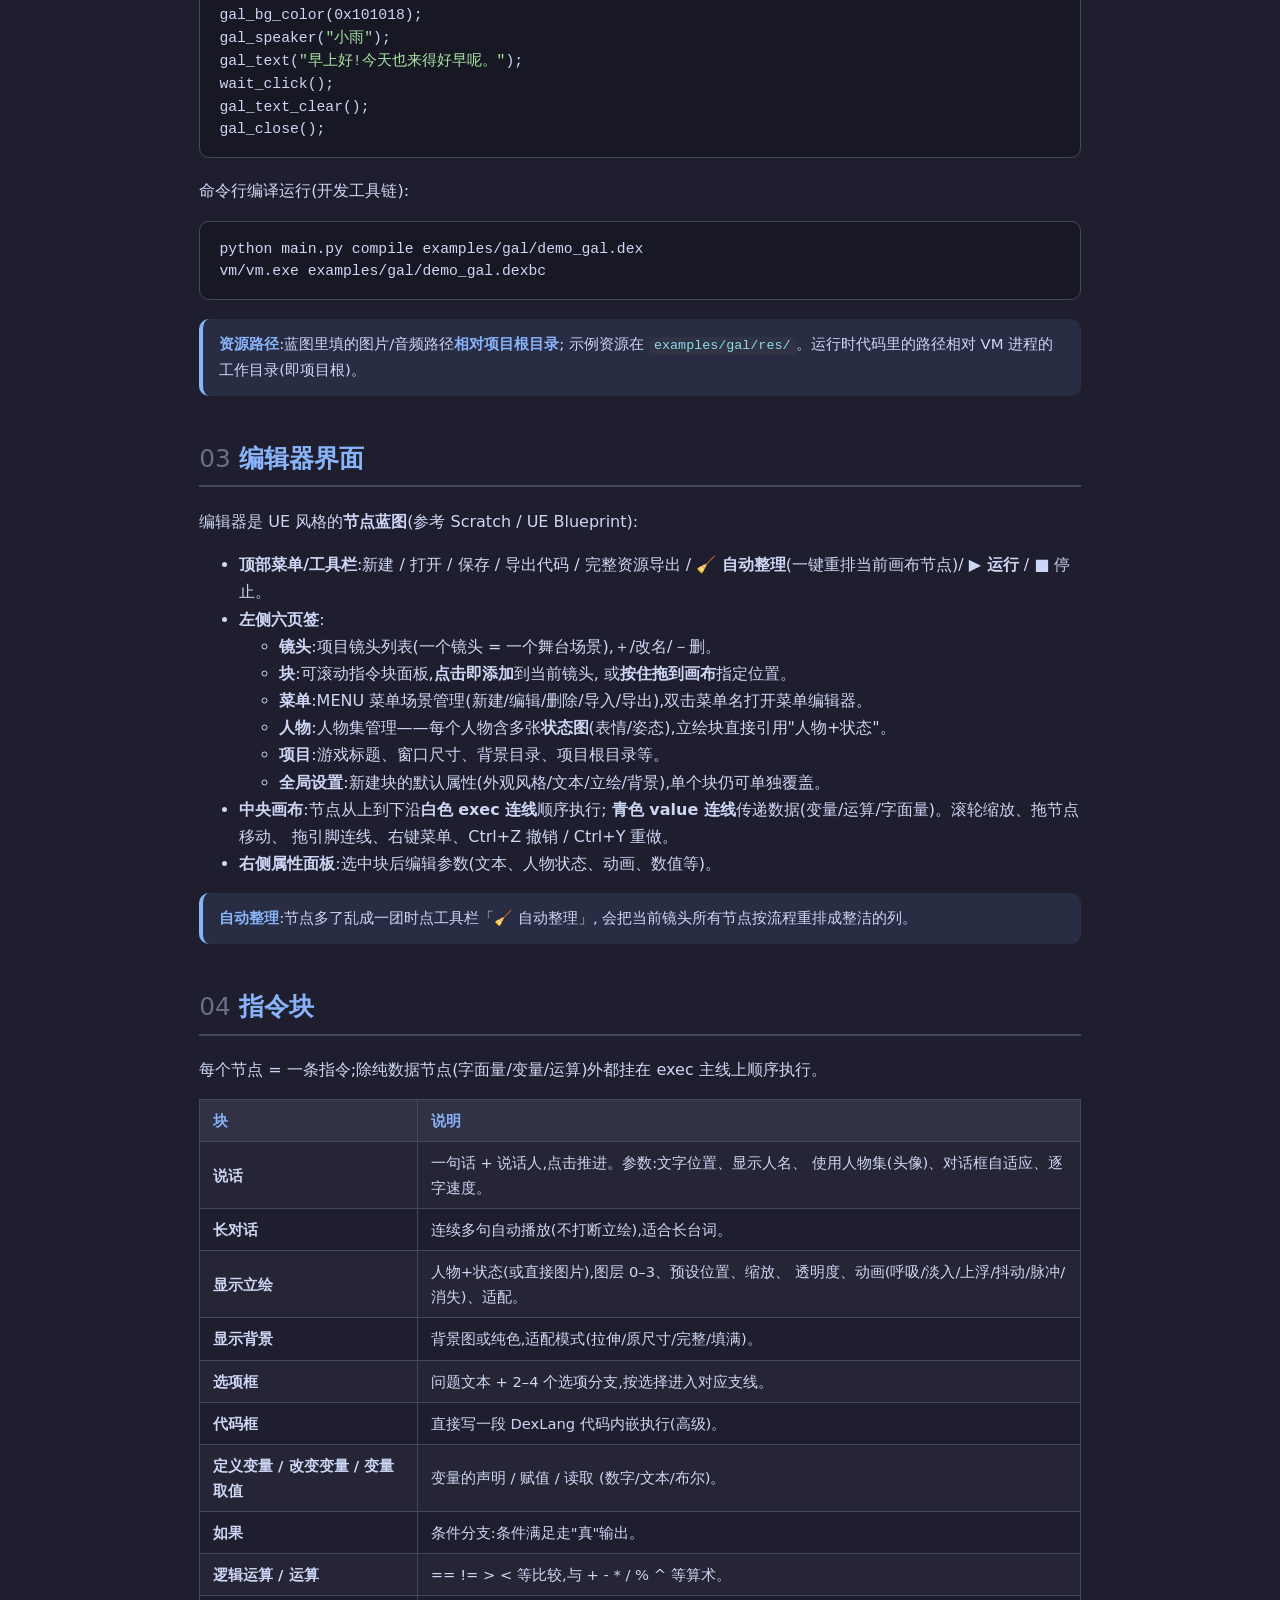
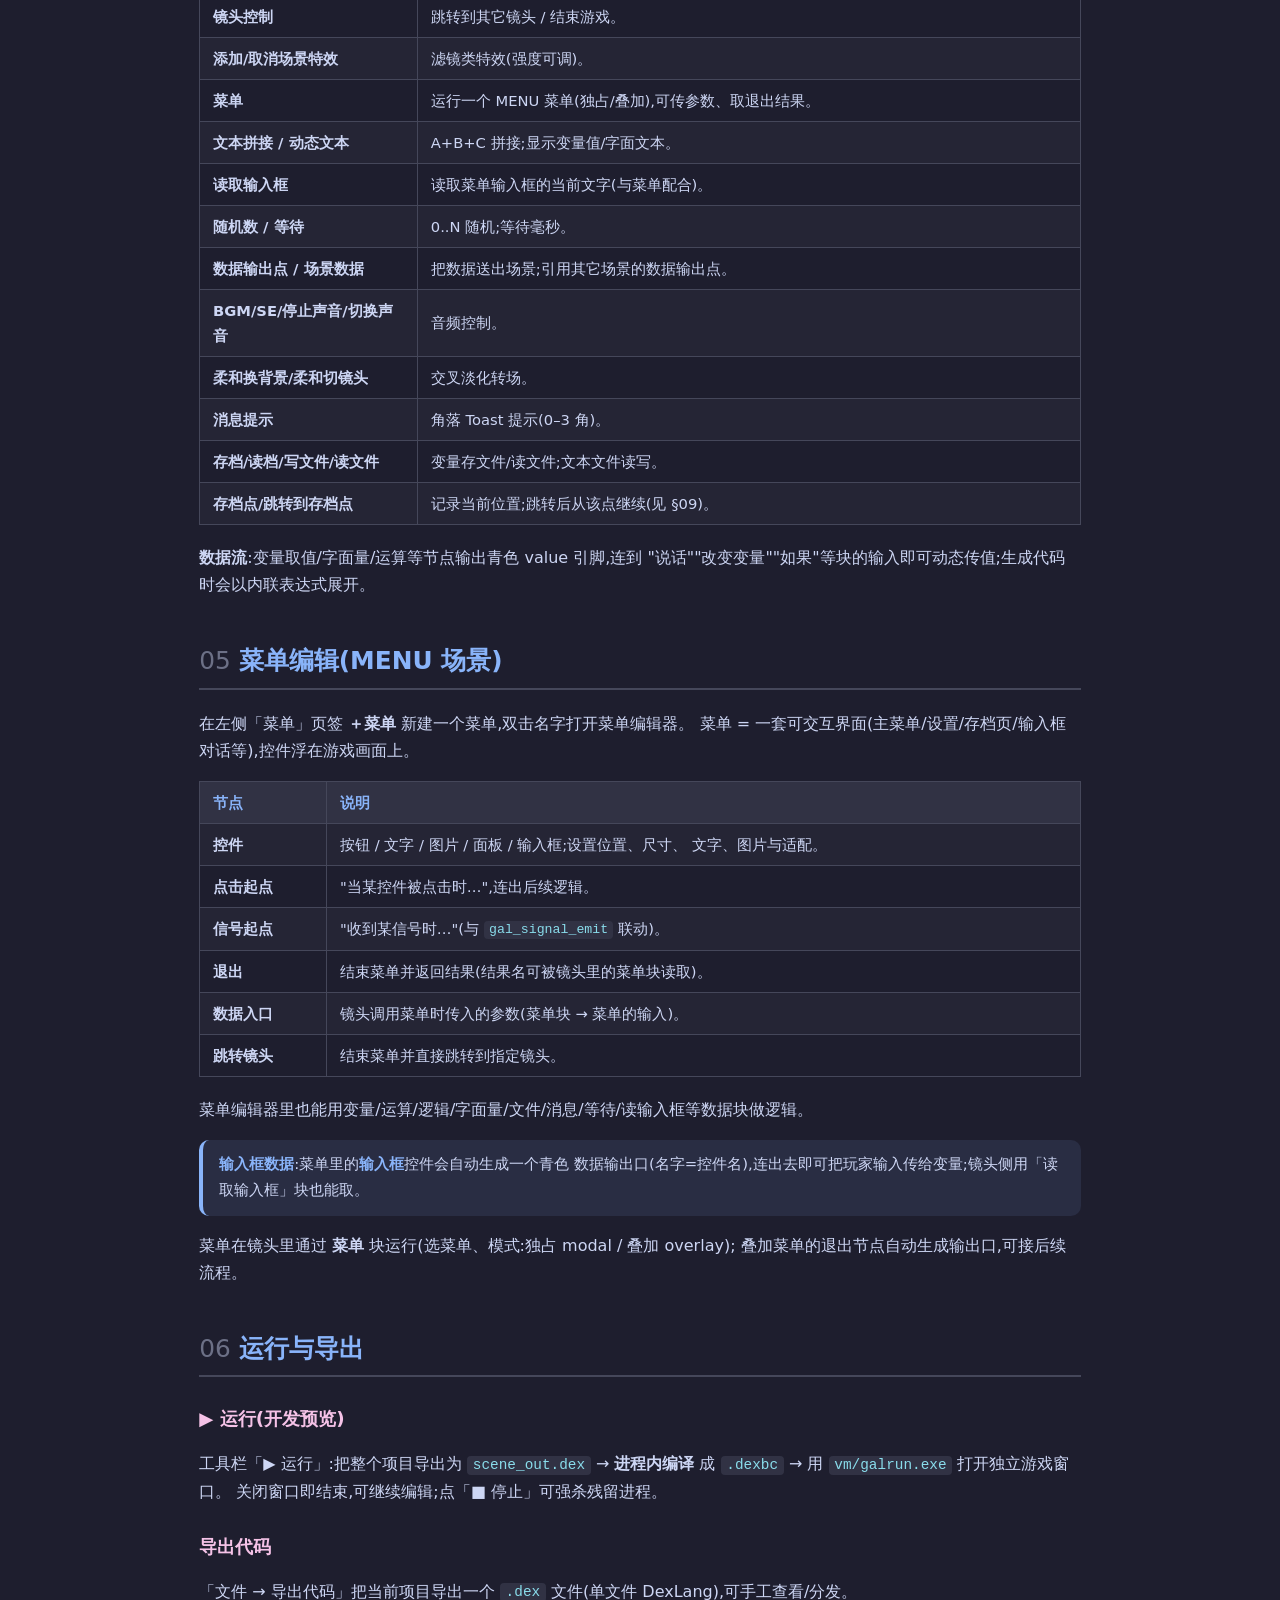
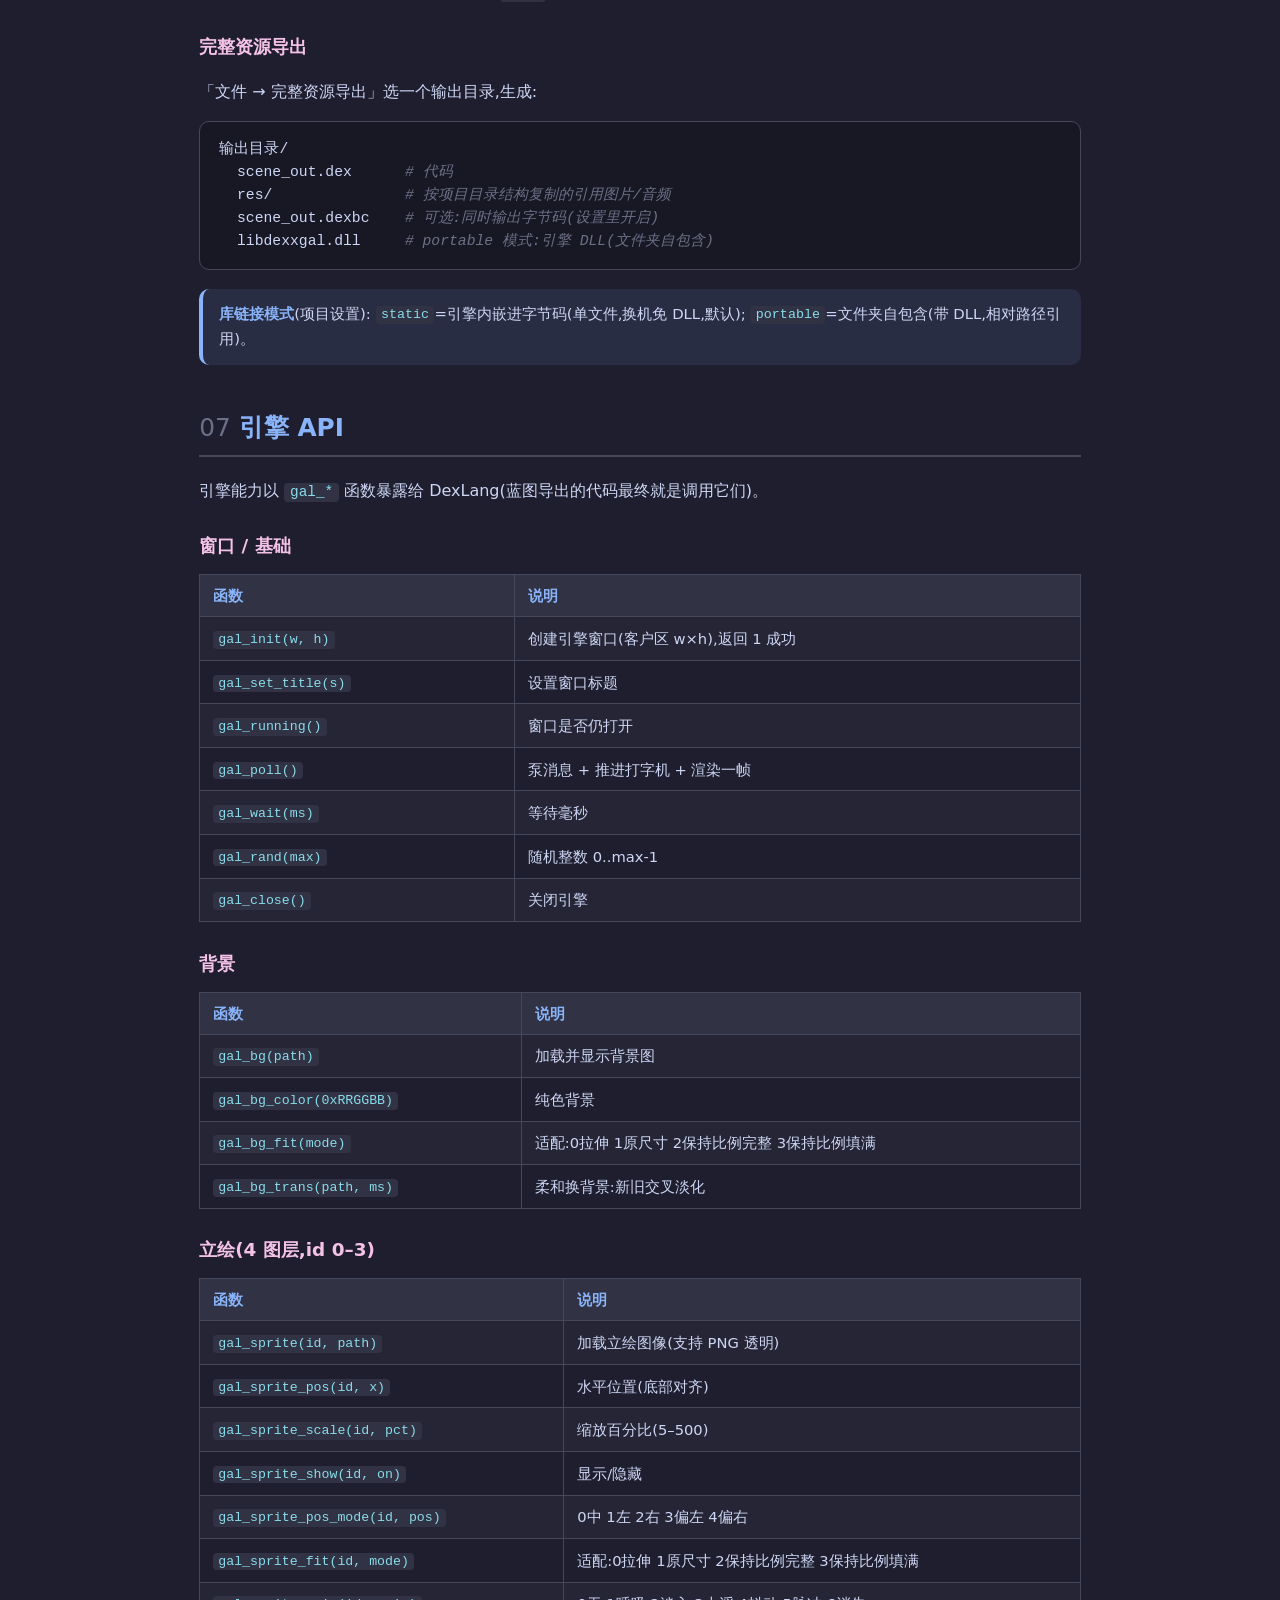
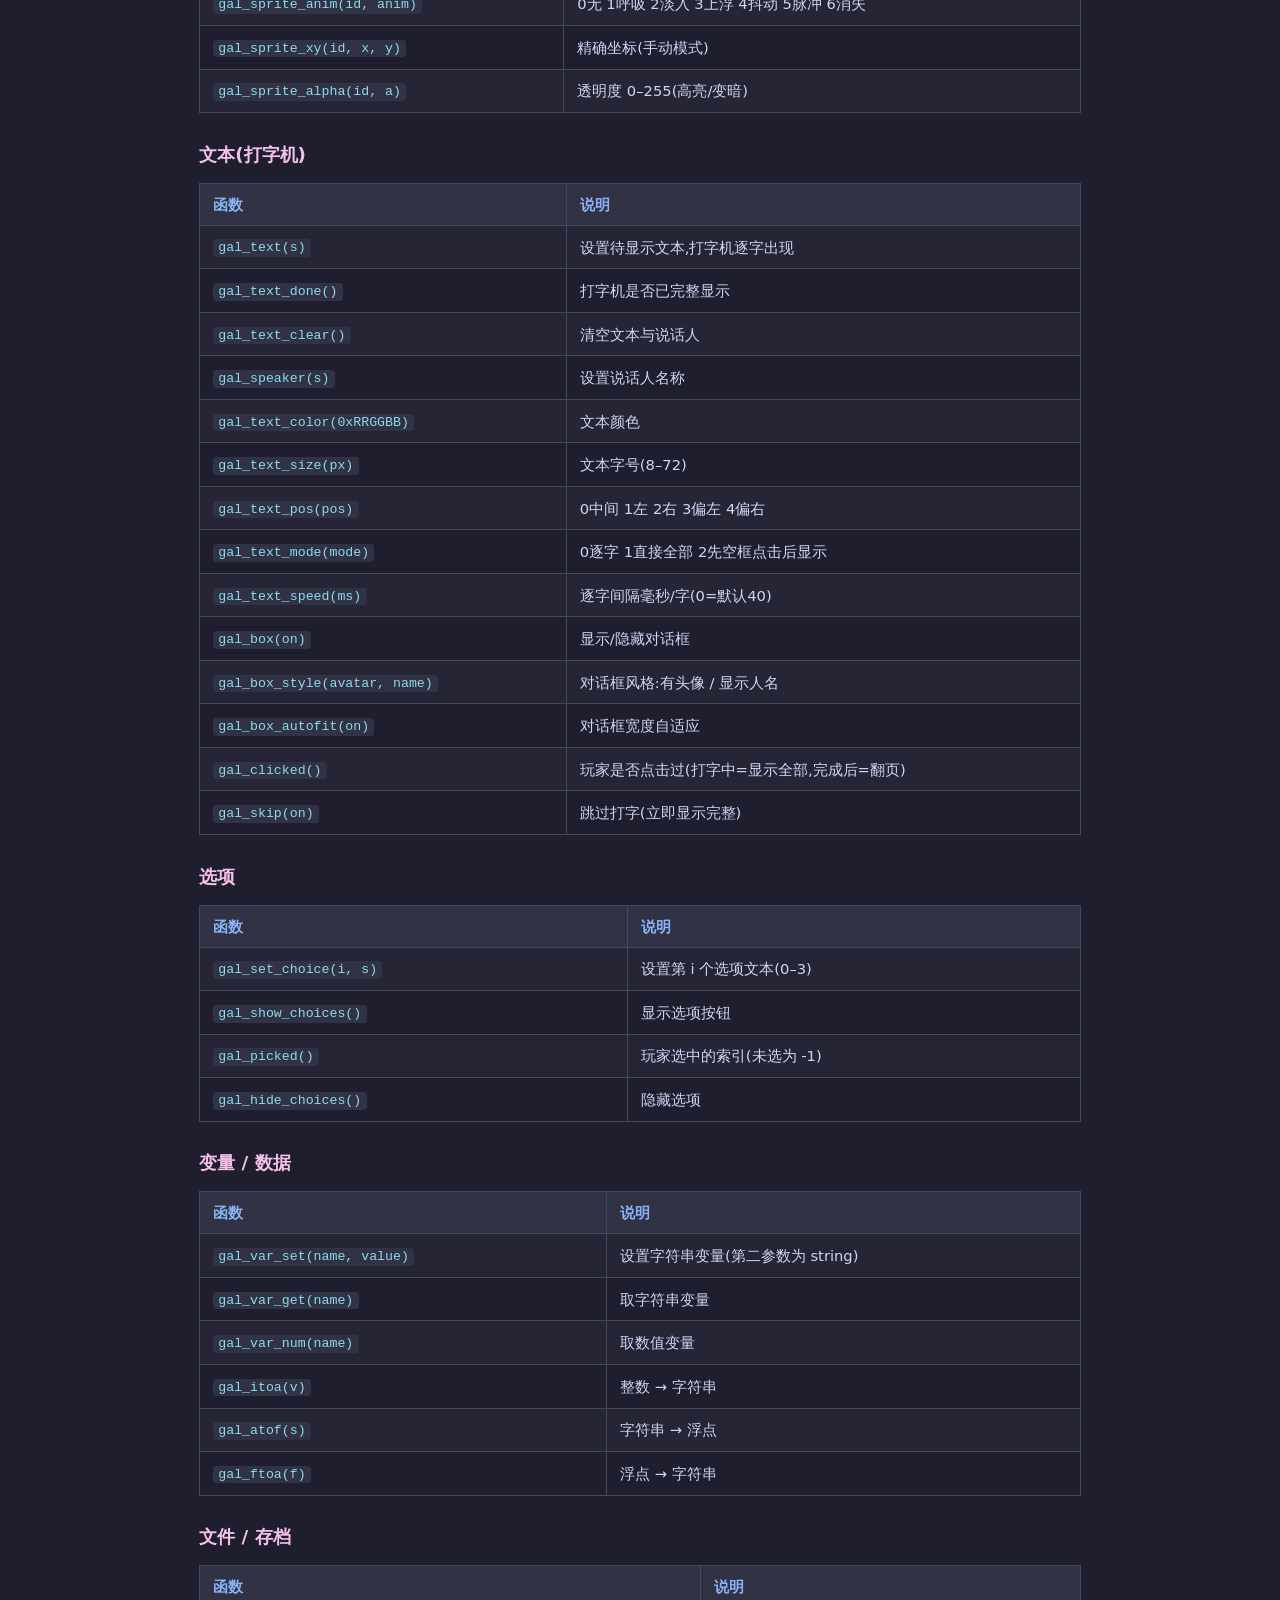
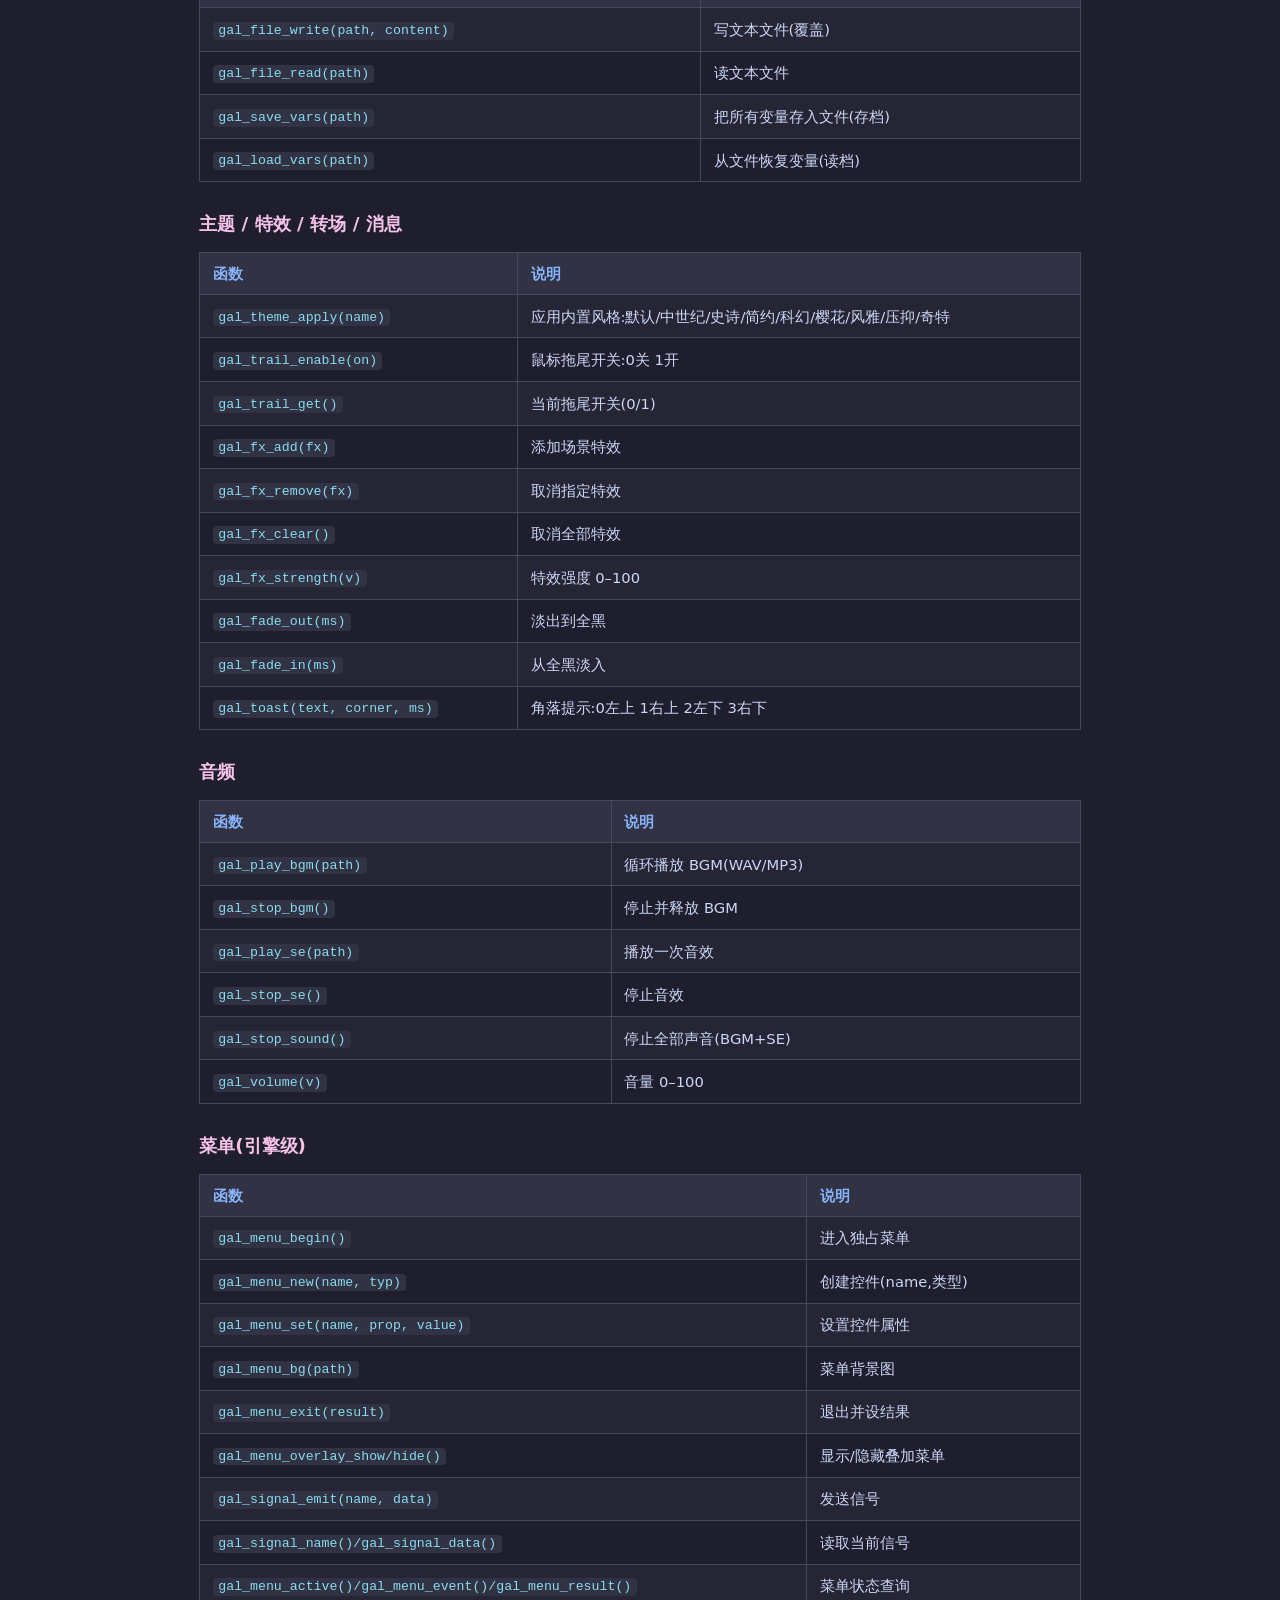
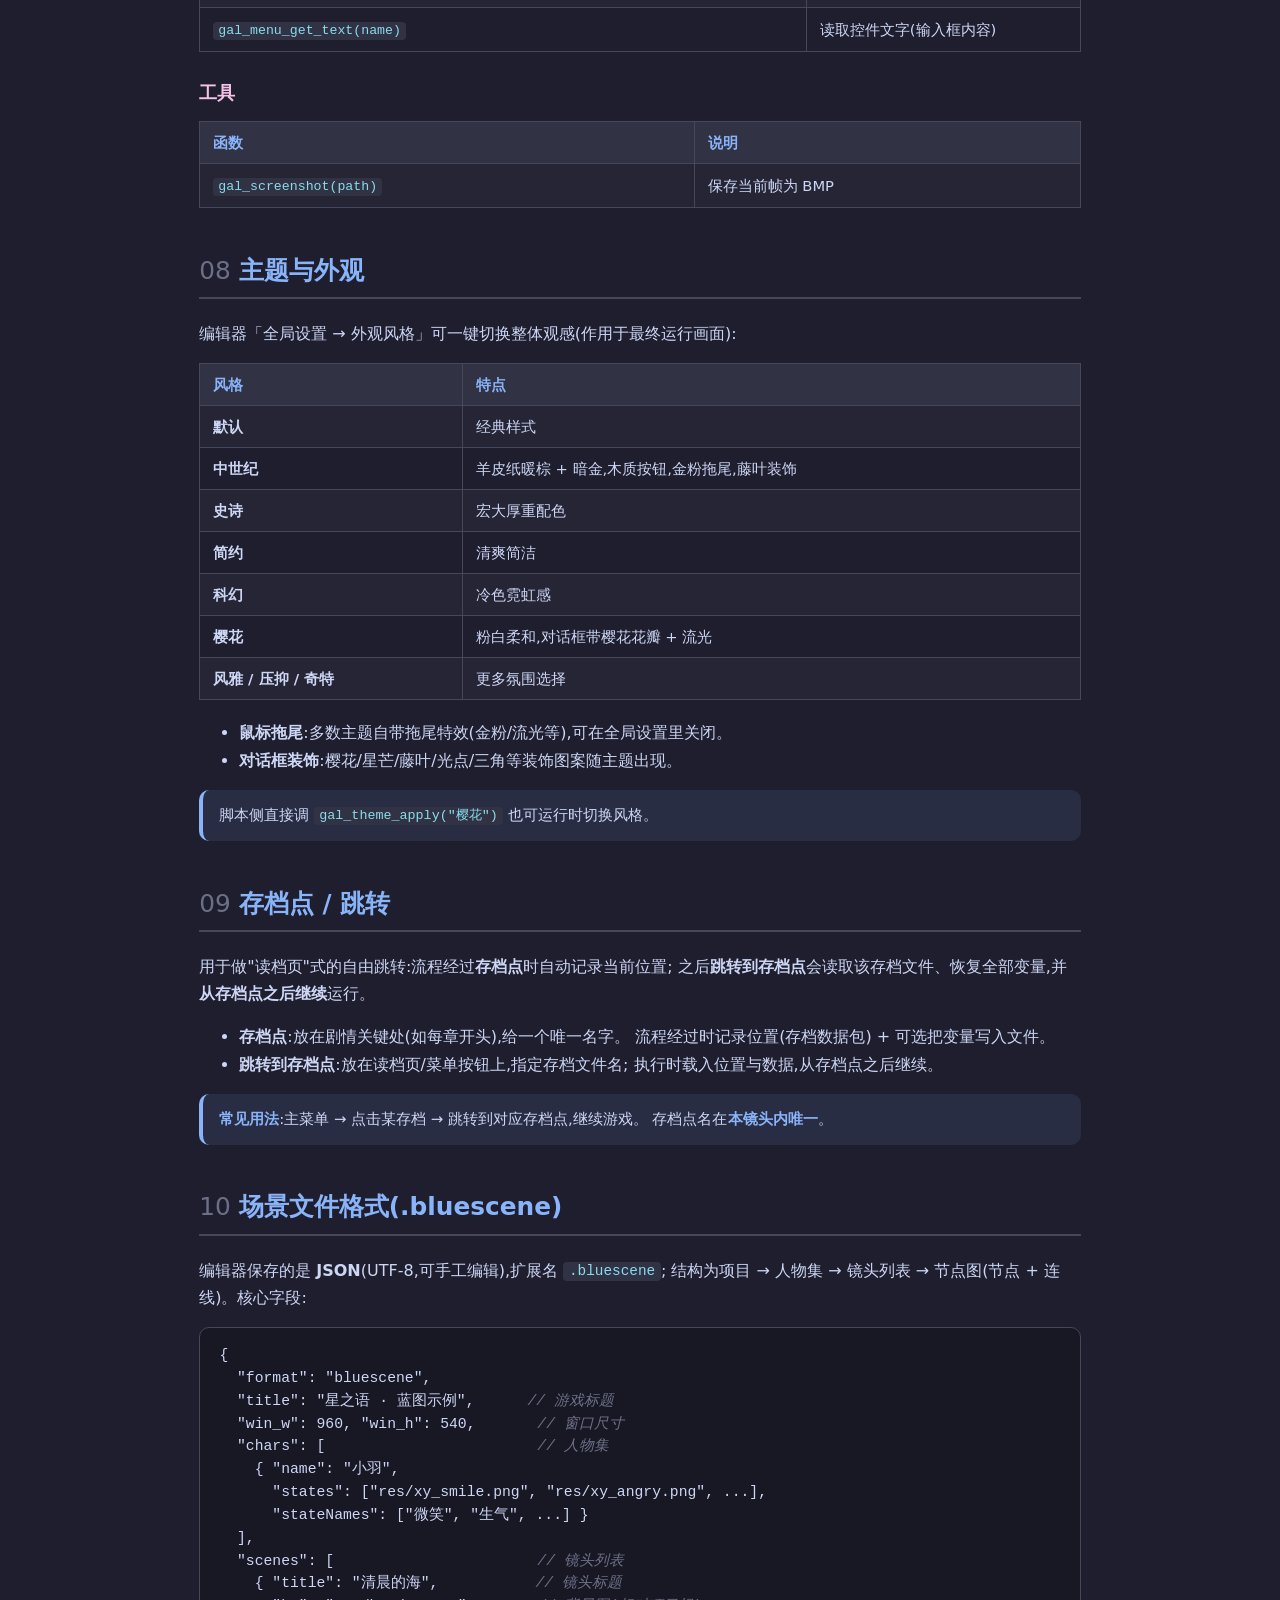
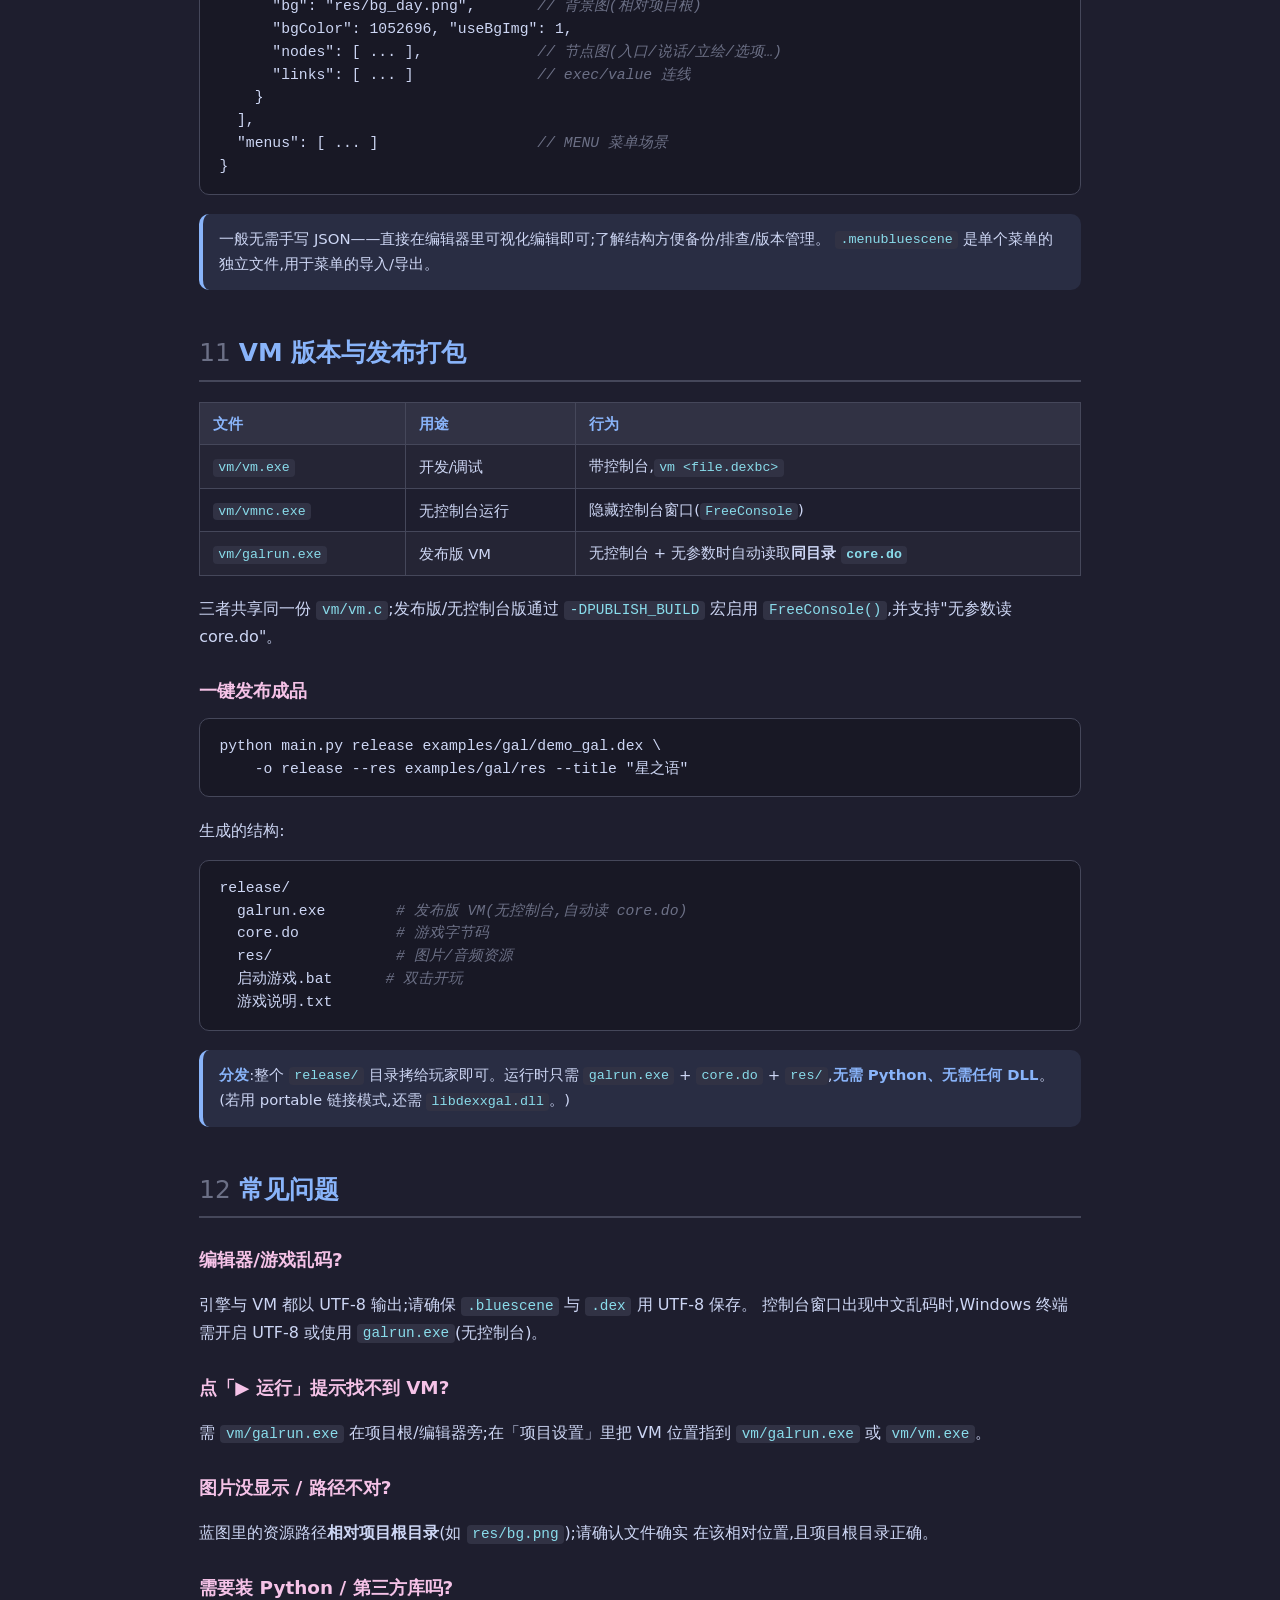
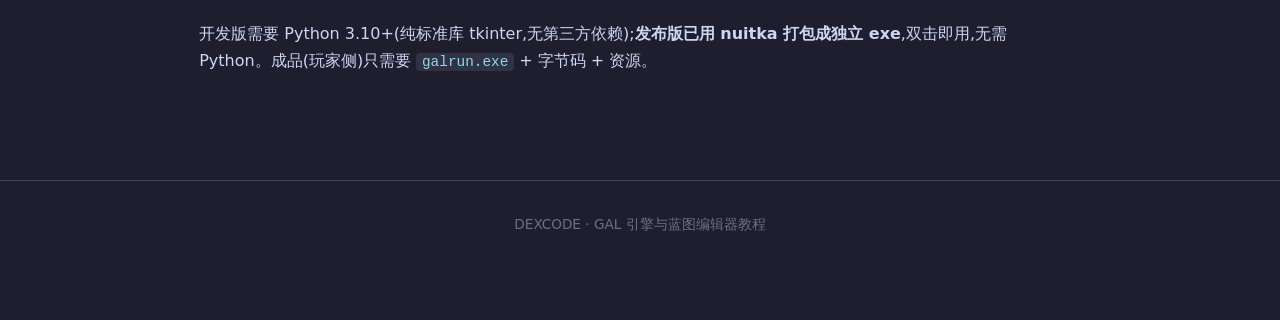
<file: docs/gal_guide.html>
<!DOCTYPE html>
<html lang="zh-CN">
<head>
<meta charset="UTF-8">
<meta name="viewport" content="width=device-width, initial-scale=1.0">
<title>GAL 引擎与蓝图编辑器教学</title>
<style>
  :root {
    --bg: #1e1e2e; --bg2: #181825; --bg3: #313244; --bg4: #45475a;
    --text: #cdd6f4; --sub: #a6adc8; --dim: #6c7086;
    --accent: #89b4fa; --accent2: #f5c2e7;
    --kw: #cba6f7; --str: #a6e3a1; --num: #fab387;
    --com: #6c7086; --nat: #89dceb; --warn: #f9e2af;
  }
  * { box-sizing: border-box; }
  html { scroll-behavior: smooth; }
  body { margin: 0; background: var(--bg); color: var(--text);
    font-family: "Segoe UI", "Microsoft YaHei", system-ui, sans-serif; line-height: 1.7; }
  header { background: linear-gradient(135deg,#11111b,#1e1e2e 60%,#313244);
    border-bottom: 2px solid var(--bg4); padding: 3rem 1.5rem 2.5rem; text-align: center; }
  header h1 { margin: 0; font-size: 2.4rem;
    background: linear-gradient(90deg,var(--accent),var(--accent2));
    -webkit-background-clip: text; background-clip: text; color: transparent; }
  header p { color: var(--sub); margin: .6rem auto 0; max-width: 780px; }
  .badges { margin-top: 1rem; }
  .badge { display: inline-block; background: var(--bg3); color: var(--sub);
    border: 1px solid var(--bg4); border-radius: 999px; padding: .2rem .9rem;
    margin: .2rem; font-size: .85rem; }
  nav { position: sticky; top: 0; z-index: 10; background: rgba(24,24,37,.92);
    backdrop-filter: blur(6px); border-bottom: 1px solid var(--bg4);
    padding: .55rem 1rem; text-align: center; overflow-x: auto; white-space: nowrap; }
  nav a { color: var(--sub); text-decoration: none; margin: 0 .6rem; font-size: .92rem; }
  nav a:hover { color: var(--accent); }
  main { max-width: 920px; margin: 0 auto; padding: 2rem 1.2rem 4rem; }
  section { margin: 2.6rem 0; }
  h2 { font-size: 1.55rem; color: var(--accent); border-bottom: 2px solid var(--bg4);
    padding-bottom: .35rem; margin-top: 0; }
  h2 .n { color: var(--dim); margin-right: .5rem; font-weight: 400; }
  h3 { font-size: 1.15rem; color: var(--accent2); margin: 1.6rem 0 .5rem; }
  p, li { color: var(--text); }
  a { color: var(--accent); }
  code { font-family: "Cascadia Code", Consolas, "Courier New", monospace; }
  p code, li code, td code { background: var(--bg3); color: var(--nat);
    border-radius: 4px; padding: .1em .4em; font-size: .9em; }
  pre { background: var(--bg2); border: 1px solid var(--bg4); border-radius: 10px;
    padding: 1rem 1.2rem; overflow-x: auto; line-height: 1.55; font-size: .92rem;
    margin: .7rem 0 1.2rem; }
  pre code { background: none; color: var(--text); padding: 0; }
  .c-com { color: var(--com); font-style: italic; }
  .c-str { color: var(--str); }
  .c-num { color: var(--num); }
  .c-kw  { color: var(--kw); font-weight: 600; }
  .c-nat { color: var(--nat); }
  table { width: 100%; border-collapse: collapse; margin: .8rem 0 1.2rem; font-size: .92rem; }
  th, td { border: 1px solid var(--bg4); padding: .5rem .8rem; text-align: left; }
  th { background: var(--bg3); color: var(--accent); }
  tr:nth-child(even) td { background: rgba(49,50,68,.35); }
  .tip, .warn { border-radius: 10px; padding: .8rem 1rem; margin: 1rem 0;
    font-size: .93rem; border-left: 4px solid; }
  .tip { background: rgba(137,180,250,.1); border-color: var(--accent); }
  .warn { background: rgba(249,226,175,.1); border-color: var(--warn); }
  .tip strong { color: var(--accent); }
  .warn strong { color: var(--warn); }
  .flow { display: flex; flex-wrap: wrap; align-items: center; gap: .6rem;
    justify-content: center; margin: 1.2rem 0; }
  .flow .step { background: var(--bg3); border: 1px solid var(--bg4);
    border-radius: 8px; padding: .45rem 1rem; font-size: .9rem; }
  .flow .arrow { color: var(--accent); font-weight: 700; }
  footer { text-align: center; color: var(--dim); padding: 2rem;
    border-top: 1px solid var(--bg4); font-size: .85rem; }
  @media (max-width: 640px) { header h1 { font-size: 1.8rem; } }
</style>
</head>
<body>

<header>
  <h1>GAL 引擎与蓝图编辑器</h1>
  <p>用 DEXCODE 制作视觉小说 / GALgame:引擎是纯 C 的 <code>libdexxgal.dll</code>(渲染与交互),
    场景用 UE 风格的<strong>蓝图节点编辑器</strong>(Python + tkinter)可视化设计,
    一键导出 DexLang 代码、编译并运行。成品运行时无需 Python、无需任何第三方库。</p>
  <div class="badges">
    <span class="badge">纯 C 引擎 DLL</span>
    <span class="badge">UE 风格蓝图编辑器</span>
    <span class="badge">打字机/选项/音频</span>
    <span class="badge">菜单/存档点/跳转</span>
    <span class="badge">主题/樱花/拖尾</span>
    <span class="badge">编译内置 · 一键运行</span>
  </div>
</header>

<nav>
  <a href="#intro">简介</a>
  <a href="#quickstart">快速上手</a>
  <a href="#ui">编辑器界面</a>
  <a href="#blocks">指令块</a>
  <a href="#menu">菜单编辑</a>
  <a href="#run">运行与导出</a>
  <a href="#api">引擎 API</a>
  <a href="#theme">主题与外观</a>
  <a href="#checkpoint">存档点/跳转</a>
  <a href="#scene">场景文件</a>
  <a href="#vms">VM 与打包</a>
  <a href="#faq">常见问题</a>
</nav>

<main>

<!-- ================= 简介 ================= -->
<section id="intro">
  <h2><span class="n">01</span>GAL 引擎是什么?</h2>
  <p>GAL 引擎是 DEXCODE 的视觉小说引擎,由两部分组成:</p>
  <ul>
    <li><strong>引擎</strong>:<code>libs/gal/libdexxgal.dll</code> 用纯 C + Win32 GDI 实现
      (图片解码用单文件 <code>stb_image.h</code>,支持 PNG/JPEG/BMP 含透明通道;音频用系统
      <code>mci</code> 播放 WAV/MP3),零第三方运行时依赖。</li>
    <li><strong>编辑器</strong>:<code>gal_main.py</code>(Python + tkinter)启动的
      <strong>蓝图节点编辑器</strong>——UE / Scratch 风格,拖块、连线、所见即所得预览,
      导出 DexLang 代码后由 <code>vm/galrun.exe</code> 运行。</li>
  </ul>
  <p><strong>能力</strong>:背景图/纯色、角色立绘(4 图层,带透明)、打字机文本、点击推进、
    选项分支、BGM 循环/音效、截图;<strong>文字位置</strong>(中间/左/右/偏左/偏右)、
    <strong>对话框风格</strong>(有头像/人名/自适应)、<strong>立绘动画</strong>
    (呼吸/淡入/上浮/抖动/脉冲/消失)、<strong>场景特效</strong>(滤镜)、<strong>菜单系统</strong>
    (按钮/文字/图片/面板/输入框)、<strong>存档点/跳转</strong>、<strong>外观主题</strong>(含樱花)、
    <strong>鼠标拖尾</strong>。</p>
  <div class="flow">
    <span class="step">蓝图编辑器设计镜头/菜单</span><span class="arrow">→</span>
    <span class="step">导出 DexLang 代码</span><span class="arrow">→</span>
    <span class="step">内置编译 .dexbc</span><span class="arrow">→</span>
    <span class="step">galrun.exe 运行/发布</span>
  </div>
</section>

<!-- ================= 快速上手 ================= -->
<section id="quickstart">
  <h2><span class="n">02</span>快速上手</h2>
  <p>开发时启动编辑器(需 Python 3.10+,纯标准库,无第三方依赖):</p>
  <pre><code>python gal_main.py                 <span class="c-com"># 新建项目</span>
python gal_main.py 作品.galscene   <span class="c-com"># 打开现有场景(发布版:gal_main.exe 双击即可)</span></code></pre>
  <p>打开后界面左侧是<strong>镜头 / 块 / 菜单 / 人物 / 项目 / 全局设置</strong> 六个页签,
    中间是大画布(UE 蓝图式节点),右侧是属性面板。快速体验:</p>
  <ol>
    <li>在左侧「块」页签点击 <strong>说话</strong> 添加到画布,右侧填入说话人与文本。</li>
    <li>再点「镜头」页签设置背景图/纯色。</li>
    <li>点工具栏 <strong>▶ 运行</strong>:自动导出 → 内置编译 → 弹出 <code>galrun.exe</code>
      游戏窗口。关闭窗口即结束,可继续编辑。</li>
  </ol>
  <p class="tip"><strong>运行条件</strong>:需要 <code>vm/galrun.exe</code> 与
    <code>libs/gal/libdexxgal.dll</code> 在编辑器目录下(发布版已随包附带;开发版就在项目根目录)。
    <strong>编译已内置</strong>,无需配置 Python 解释器、无需命令行。</p>
  <p>也可以跳过编辑器,直接用 DexLang 手写场景(见 <code>examples/gal/demo_gal.dex</code>):</p>
  <pre><code><span class="c-kw">include</span> <span class="c-str">"gal"</span>;
<span class="c-kw">func</span> wait_click() {
    <span class="c-kw">while</span> gal_running() {
        gal_poll();
        <span class="c-kw">if</span> gal_text_done() && gal_clicked() { <span class="c-kw">return</span>; }
        gal_wait(16);
    }
}
gal_init(960, 540);
gal_set_title(<span class="c-str">"星之语"</span>);
gal_bg_color(0x101018);
gal_speaker(<span class="c-str">"小雨"</span>);
gal_text(<span class="c-str">"早上好!今天也来得好早呢。"</span>);
wait_click();
gal_text_clear();
gal_close();</code></pre>
  <p>命令行编译运行(开发工具链):</p>
  <pre><code>python main.py compile examples/gal/demo_gal.dex
vm/vm.exe examples/gal/demo_gal.dexbc</code></pre>
  <p class="tip"><strong>资源路径</strong>:蓝图里填的图片/音频路径<strong>相对项目根目录</strong>;
    示例资源在 <code>examples/gal/res/</code>。运行时代码里的路径相对 VM 进程的工作目录(即项目根)。</p>
</section>

<!-- ================= 编辑器界面 ================= -->
<section id="ui">
  <h2><span class="n">03</span>编辑器界面</h2>
  <p>编辑器是 UE 风格的<strong>节点蓝图</strong>(参考 Scratch / UE Blueprint):</p>
  <ul>
    <li><strong>顶部菜单/工具栏</strong>:新建 / 打开 / 保存 / 导出代码 / 完整资源导出 /
      <strong>🧹 自动整理</strong>(一键重排当前画布节点)/ <strong>▶ 运行</strong> / ■ 停止。</li>
    <li><strong>左侧六页签</strong>:
      <ul>
        <li><strong>镜头</strong>:项目镜头列表(一个镜头 = 一个舞台场景),＋/改名/－删。</li>
        <li><strong>块</strong>:可滚动指令块面板,<strong>点击即添加</strong>到当前镜头,
          或<strong>按住拖到画布</strong>指定位置。</li>
        <li><strong>菜单</strong>:MENU 菜单场景管理(新建/编辑/删除/导入/导出),双击菜单名打开菜单编辑器。</li>
        <li><strong>人物</strong>:人物集管理——每个人物含多张<strong>状态图</strong>(表情/姿态),立绘块直接引用"人物+状态"。</li>
        <li><strong>项目</strong>:游戏标题、窗口尺寸、背景目录、项目根目录等。</li>
        <li><strong>全局设置</strong>:新建块的默认属性(外观风格/文本/立绘/背景),单个块仍可单独覆盖。</li>
      </ul>
    </li>
    <li><strong>中央画布</strong>:节点从上到下沿<strong>白色 exec 连线</strong>顺序执行;
      <strong>青色 value 连线</strong>传递数据(变量/运算/字面量)。滚轮缩放、拖节点移动、
      拖引脚连线、右键菜单、Ctrl+Z 撤销 / Ctrl+Y 重做。</li>
    <li><strong>右侧属性面板</strong>:选中块后编辑参数(文本、人物状态、动画、数值等)。</li>
  </ul>
  <p class="tip"><strong>自动整理</strong>:节点多了乱成一团时点工具栏「🧹 自动整理」,
    会把当前镜头所有节点按流程重排成整洁的列。</p>
</section>

<!-- ================= 指令块 ================= -->
<section id="blocks">
  <h2><span class="n">04</span>指令块</h2>
  <p>每个节点 = 一条指令;除纯数据节点(字面量/变量/运算)外都挂在 exec 主线上顺序执行。</p>
  <table>
    <tr><th>块</th><th>说明</th></tr>
    <tr><td><strong>说话</strong></td><td>一句话 + 说话人,点击推进。参数:文字位置、显示人名、
      使用人物集(头像)、对话框自适应、逐字速度。</td></tr>
    <tr><td><strong>长对话</strong></td><td>连续多句自动播放(不打断立绘),适合长台词。</td></tr>
    <tr><td><strong>显示立绘</strong></td><td>人物+状态(或直接图片),图层 0–3、预设位置、缩放、
      透明度、动画(呼吸/淡入/上浮/抖动/脉冲/消失)、适配。</td></tr>
    <tr><td><strong>显示背景</strong></td><td>背景图或纯色,适配模式(拉伸/原尺寸/完整/填满)。</td></tr>
    <tr><td><strong>选项框</strong></td><td>问题文本 + 2–4 个选项分支,按选择进入对应支线。</td></tr>
    <tr><td><strong>代码框</strong></td><td>直接写一段 DexLang 代码内嵌执行(高级)。</td></tr>
    <tr><td><strong>定义变量 / 改变变量 / 变量取值</strong></td><td>变量的声明 / 赋值 / 读取
      (数字/文本/布尔)。</td></tr>
    <tr><td><strong>如果</strong></td><td>条件分支:条件满足走"真"输出。</td></tr>
    <tr><td><strong>逻辑运算 / 运算</strong></td><td>== != &gt; &lt; 等比较,与 + - * / % ^ 等算术。</td></tr>
    <tr><td><strong>镜头控制</strong></td><td>跳转到其它镜头 / 结束游戏。</td></tr>
    <tr><td><strong>添加/取消场景特效</strong></td><td>滤镜类特效(强度可调)。</td></tr>
    <tr><td><strong>菜单</strong></td><td>运行一个 MENU 菜单(独占/叠加),可传参数、取退出结果。</td></tr>
    <tr><td><strong>文本拼接 / 动态文本</strong></td><td>A+B+C 拼接;显示变量值/字面文本。</td></tr>
    <tr><td><strong>读取输入框</strong></td><td>读取菜单输入框的当前文字(与菜单配合)。</td></tr>
    <tr><td><strong>随机数 / 等待</strong></td><td>0..N 随机;等待毫秒。</td></tr>
    <tr><td><strong>数据输出点 / 场景数据</strong></td><td>把数据送出场景;引用其它场景的数据输出点。</td></tr>
    <tr><td><strong>BGM/SE/停止声音/切换声音</strong></td><td>音频控制。</td></tr>
    <tr><td><strong>柔和换背景/柔和切镜头</strong></td><td>交叉淡化转场。</td></tr>
    <tr><td><strong>消息提示</strong></td><td>角落 Toast 提示(0–3 角)。</td></tr>
    <tr><td><strong>存档/读档/写文件/读文件</strong></td><td>变量存文件/读文件;文本文件读写。</td></tr>
    <tr><td><strong>存档点/跳转到存档点</strong></td><td>记录当前位置;跳转后从该点继续(见 §09)。</td></tr>
  </table>
  <p><strong>数据流</strong>:变量取值/字面量/运算等节点输出青色 value 引脚,连到
    "说话""改变变量""如果"等块的输入即可动态传值;生成代码时会以内联表达式展开。</p>
</section>

<!-- ================= 菜单编辑 ================= -->
<section id="menu">
  <h2><span class="n">05</span>菜单编辑(MENU 场景)</h2>
  <p>在左侧「菜单」页签 <strong>＋菜单</strong> 新建一个菜单,双击名字打开菜单编辑器。
    菜单 = 一套可交互界面(主菜单/设置/存档页/输入框对话等),控件浮在游戏画面上。</p>
  <table>
    <tr><th>节点</th><th>说明</th></tr>
    <tr><td><strong>控件</strong></td><td>按钮 / 文字 / 图片 / 面板 / 输入框;设置位置、尺寸、
      文字、图片与适配。</td></tr>
    <tr><td><strong>点击起点</strong></td><td>"当某控件被点击时…",连出后续逻辑。</td></tr>
    <tr><td><strong>信号起点</strong></td><td>"收到某信号时…"(与 <code>gal_signal_emit</code> 联动)。</td></tr>
    <tr><td><strong>退出</strong></td><td>结束菜单并返回结果(结果名可被镜头里的菜单块读取)。</td></tr>
    <tr><td><strong>数据入口</strong></td><td>镜头调用菜单时传入的参数(菜单块 → 菜单的输入)。</td></tr>
    <tr><td><strong>跳转镜头</strong></td><td>结束菜单并直接跳转到指定镜头。</td></tr>
  </table>
  <p>菜单编辑器里也能用变量/运算/逻辑/字面量/文件/消息/等待/读输入框等数据块做逻辑。</p>
  <p class="tip"><strong>输入框数据</strong>:菜单里的<strong>输入框</strong>控件会自动生成一个青色
    数据输出口(名字=控件名),连出去即可把玩家输入传给变量;镜头侧用「读取输入框」块也能取。</p>
  <p>菜单在镜头里通过 <strong>菜单</strong> 块运行(选菜单、模式:独占 modal / 叠加 overlay);
    叠加菜单的退出节点自动生成输出口,可接后续流程。</p>
</section>

<!-- ================= 运行与导出 ================= -->
<section id="run">
  <h2><span class="n">06</span>运行与导出</h2>
  <h3>▶ 运行(开发预览)</h3>
  <p>工具栏「▶ 运行」:把整个项目导出为 <code>scene_out.dex</code> → <strong>进程内编译</strong>
    成 <code>.dexbc</code> → 用 <code>vm/galrun.exe</code> 打开独立游戏窗口。
    关闭窗口即结束,可继续编辑;点「■ 停止」可强杀残留进程。</p>
  <h3>导出代码</h3>
  <p>「文件 → 导出代码」把当前项目导出一个 <code>.dex</code> 文件(单文件 DexLang),可手工查看/分发。</p>
  <h3>完整资源导出</h3>
  <p>「文件 → 完整资源导出」选一个输出目录,生成:</p>
  <pre><code>输出目录/
  scene_out.dex      <span class="c-com"># 代码</span>
  res/               <span class="c-com"># 按项目目录结构复制的引用图片/音频</span>
  scene_out.dexbc    <span class="c-com"># 可选:同时输出字节码(设置里开启)</span>
  libdexxgal.dll     <span class="c-com"># portable 模式:引擎 DLL(文件夹自包含)</span></code></pre>
  <p class="tip"><strong>库链接模式</strong>(项目设置):
    <code>static</code>=引擎内嵌进字节码(单文件,换机免 DLL,默认);
    <code>portable</code>=文件夹自包含(带 DLL,相对路径引用)。</p>
</section>

<!-- ================= 引擎 API ================= -->
<section id="api">
  <h2><span class="n">07</span>引擎 API</h2>
  <p>引擎能力以 <code>gal_*</code> 函数暴露给 DexLang(蓝图导出的代码最终就是调用它们)。</p>
  <h3>窗口 / 基础</h3>
  <table>
    <tr><th>函数</th><th>说明</th></tr>
    <tr><td><code>gal_init(w, h)</code></td><td>创建引擎窗口(客户区 w×h),返回 1 成功</td></tr>
    <tr><td><code>gal_set_title(s)</code></td><td>设置窗口标题</td></tr>
    <tr><td><code>gal_running()</code></td><td>窗口是否仍打开</td></tr>
    <tr><td><code>gal_poll()</code></td><td>泵消息 + 推进打字机 + 渲染一帧</td></tr>
    <tr><td><code>gal_wait(ms)</code></td><td>等待毫秒</td></tr>
    <tr><td><code>gal_rand(max)</code></td><td>随机整数 0..max-1</td></tr>
    <tr><td><code>gal_close()</code></td><td>关闭引擎</td></tr>
  </table>
  <h3>背景</h3>
  <table>
    <tr><th>函数</th><th>说明</th></tr>
    <tr><td><code>gal_bg(path)</code></td><td>加载并显示背景图</td></tr>
    <tr><td><code>gal_bg_color(0xRRGGBB)</code></td><td>纯色背景</td></tr>
    <tr><td><code>gal_bg_fit(mode)</code></td><td>适配:0拉伸 1原尺寸 2保持比例完整 3保持比例填满</td></tr>
    <tr><td><code>gal_bg_trans(path, ms)</code></td><td>柔和换背景:新旧交叉淡化</td></tr>
  </table>
  <h3>立绘(4 图层,id 0–3)</h3>
  <table>
    <tr><th>函数</th><th>说明</th></tr>
    <tr><td><code>gal_sprite(id, path)</code></td><td>加载立绘图像(支持 PNG 透明)</td></tr>
    <tr><td><code>gal_sprite_pos(id, x)</code></td><td>水平位置(底部对齐)</td></tr>
    <tr><td><code>gal_sprite_scale(id, pct)</code></td><td>缩放百分比(5–500)</td></tr>
    <tr><td><code>gal_sprite_show(id, on)</code></td><td>显示/隐藏</td></tr>
    <tr><td><code>gal_sprite_pos_mode(id, pos)</code></td><td>0中 1左 2右 3偏左 4偏右</td></tr>
    <tr><td><code>gal_sprite_fit(id, mode)</code></td><td>适配:0拉伸 1原尺寸 2保持比例完整 3保持比例填满</td></tr>
    <tr><td><code>gal_sprite_anim(id, anim)</code></td><td>0无 1呼吸 2淡入 3上浮 4抖动 5脉冲 6消失</td></tr>
    <tr><td><code>gal_sprite_xy(id, x, y)</code></td><td>精确坐标(手动模式)</td></tr>
    <tr><td><code>gal_sprite_alpha(id, a)</code></td><td>透明度 0–255(高亮/变暗)</td></tr>
  </table>
  <h3>文本(打字机)</h3>
  <table>
    <tr><th>函数</th><th>说明</th></tr>
    <tr><td><code>gal_text(s)</code></td><td>设置待显示文本,打字机逐字出现</td></tr>
    <tr><td><code>gal_text_done()</code></td><td>打字机是否已完整显示</td></tr>
    <tr><td><code>gal_text_clear()</code></td><td>清空文本与说话人</td></tr>
    <tr><td><code>gal_speaker(s)</code></td><td>设置说话人名称</td></tr>
    <tr><td><code>gal_text_color(0xRRGGBB)</code></td><td>文本颜色</td></tr>
    <tr><td><code>gal_text_size(px)</code></td><td>文本字号(8–72)</td></tr>
    <tr><td><code>gal_text_pos(pos)</code></td><td>0中间 1左 2右 3偏左 4偏右</td></tr>
    <tr><td><code>gal_text_mode(mode)</code></td><td>0逐字 1直接全部 2先空框点击后显示</td></tr>
    <tr><td><code>gal_text_speed(ms)</code></td><td>逐字间隔毫秒/字(0=默认40)</td></tr>
    <tr><td><code>gal_box(on)</code></td><td>显示/隐藏对话框</td></tr>
    <tr><td><code>gal_box_style(avatar, name)</code></td><td>对话框风格:有头像 / 显示人名</td></tr>
    <tr><td><code>gal_box_autofit(on)</code></td><td>对话框宽度自适应</td></tr>
    <tr><td><code>gal_clicked()</code></td><td>玩家是否点击过(打字中=显示全部,完成后=翻页)</td></tr>
    <tr><td><code>gal_skip(on)</code></td><td>跳过打字(立即显示完整)</td></tr>
  </table>
  <h3>选项</h3>
  <table>
    <tr><th>函数</th><th>说明</th></tr>
    <tr><td><code>gal_set_choice(i, s)</code></td><td>设置第 i 个选项文本(0–3)</td></tr>
    <tr><td><code>gal_show_choices()</code></td><td>显示选项按钮</td></tr>
    <tr><td><code>gal_picked()</code></td><td>玩家选中的索引(未选为 -1)</td></tr>
    <tr><td><code>gal_hide_choices()</code></td><td>隐藏选项</td></tr>
  </table>
  <h3>变量 / 数据</h3>
  <table>
    <tr><th>函数</th><th>说明</th></tr>
    <tr><td><code>gal_var_set(name, value)</code></td><td>设置字符串变量(第二参数为 string)</td></tr>
    <tr><td><code>gal_var_get(name)</code></td><td>取字符串变量</td></tr>
    <tr><td><code>gal_var_num(name)</code></td><td>取数值变量</td></tr>
    <tr><td><code>gal_itoa(v)</code></td><td>整数 → 字符串</td></tr>
    <tr><td><code>gal_atof(s)</code></td><td>字符串 → 浮点</td></tr>
    <tr><td><code>gal_ftoa(f)</code></td><td>浮点 → 字符串</td></tr>
  </table>
  <h3>文件 / 存档</h3>
  <table>
    <tr><th>函数</th><th>说明</th></tr>
    <tr><td><code>gal_file_write(path, content)</code></td><td>写文本文件(覆盖)</td></tr>
    <tr><td><code>gal_file_read(path)</code></td><td>读文本文件</td></tr>
    <tr><td><code>gal_save_vars(path)</code></td><td>把所有变量存入文件(存档)</td></tr>
    <tr><td><code>gal_load_vars(path)</code></td><td>从文件恢复变量(读档)</td></tr>
  </table>
  <h3>主题 / 特效 / 转场 / 消息</h3>
  <table>
    <tr><th>函数</th><th>说明</th></tr>
    <tr><td><code>gal_theme_apply(name)</code></td><td>应用内置风格:默认/中世纪/史诗/简约/科幻/樱花/风雅/压抑/奇特</td></tr>
    <tr><td><code>gal_trail_enable(on)</code></td><td>鼠标拖尾开关:0关 1开</td></tr>
    <tr><td><code>gal_trail_get()</code></td><td>当前拖尾开关(0/1)</td></tr>
    <tr><td><code>gal_fx_add(fx)</code></td><td>添加场景特效</td></tr>
    <tr><td><code>gal_fx_remove(fx)</code></td><td>取消指定特效</td></tr>
    <tr><td><code>gal_fx_clear()</code></td><td>取消全部特效</td></tr>
    <tr><td><code>gal_fx_strength(v)</code></td><td>特效强度 0–100</td></tr>
    <tr><td><code>gal_fade_out(ms)</code></td><td>淡出到全黑</td></tr>
    <tr><td><code>gal_fade_in(ms)</code></td><td>从全黑淡入</td></tr>
    <tr><td><code>gal_toast(text, corner, ms)</code></td><td>角落提示:0左上 1右上 2左下 3右下</td></tr>
  </table>
  <h3>音频</h3>
  <table>
    <tr><th>函数</th><th>说明</th></tr>
    <tr><td><code>gal_play_bgm(path)</code></td><td>循环播放 BGM(WAV/MP3)</td></tr>
    <tr><td><code>gal_stop_bgm()</code></td><td>停止并释放 BGM</td></tr>
    <tr><td><code>gal_play_se(path)</code></td><td>播放一次音效</td></tr>
    <tr><td><code>gal_stop_se()</code></td><td>停止音效</td></tr>
    <tr><td><code>gal_stop_sound()</code></td><td>停止全部声音(BGM+SE)</td></tr>
    <tr><td><code>gal_volume(v)</code></td><td>音量 0–100</td></tr>
  </table>
  <h3>菜单(引擎级)</h3>
  <table>
    <tr><th>函数</th><th>说明</th></tr>
    <tr><td><code>gal_menu_begin()</code></td><td>进入独占菜单</td></tr>
    <tr><td><code>gal_menu_new(name, typ)</code></td><td>创建控件(name,类型)</td></tr>
    <tr><td><code>gal_menu_set(name, prop, value)</code></td><td>设置控件属性</td></tr>
    <tr><td><code>gal_menu_bg(path)</code></td><td>菜单背景图</td></tr>
    <tr><td><code>gal_menu_exit(result)</code></td><td>退出并设结果</td></tr>
    <tr><td><code>gal_menu_overlay_show/hide()</code></td><td>显示/隐藏叠加菜单</td></tr>
    <tr><td><code>gal_signal_emit(name, data)</code></td><td>发送信号</td></tr>
    <tr><td><code>gal_signal_name()/gal_signal_data()</code></td><td>读取当前信号</td></tr>
    <tr><td><code>gal_menu_active()/gal_menu_event()/gal_menu_result()</code></td><td>菜单状态查询</td></tr>
    <tr><td><code>gal_menu_get_text(name)</code></td><td>读取控件文字(输入框内容)</td></tr>
  </table>
  <h3>工具</h3>
  <table>
    <tr><th>函数</th><th>说明</th></tr>
    <tr><td><code>gal_screenshot(path)</code></td><td>保存当前帧为 BMP</td></tr>
  </table>
</section>

<!-- ================= 主题与外观 ================= -->
<section id="theme">
  <h2><span class="n">08</span>主题与外观</h2>
  <p>编辑器「全局设置 → 外观风格」可一键切换整体观感(作用于最终运行画面):</p>
  <table>
    <tr><th>风格</th><th>特点</th></tr>
    <tr><td><strong>默认</strong></td><td>经典样式</td></tr>
    <tr><td><strong>中世纪</strong></td><td>羊皮纸暖棕 + 暗金,木质按钮,金粉拖尾,藤叶装饰</td></tr>
    <tr><td><strong>史诗</strong></td><td>宏大厚重配色</td></tr>
    <tr><td><strong>简约</strong></td><td>清爽简洁</td></tr>
    <tr><td><strong>科幻</strong></td><td>冷色霓虹感</td></tr>
    <tr><td><strong>樱花</strong></td><td>粉白柔和,对话框带樱花花瓣 + 流光</td></tr>
    <tr><td><strong>风雅 / 压抑 / 奇特</strong></td><td>更多氛围选择</td></tr>
  </table>
  <ul>
    <li><strong>鼠标拖尾</strong>:多数主题自带拖尾特效(金粉/流光等),可在全局设置里关闭。</li>
    <li><strong>对话框装饰</strong>:樱花/星芒/藤叶/光点/三角等装饰图案随主题出现。</li>
  </ul>
  <p class="tip">脚本侧直接调 <code>gal_theme_apply("樱花")</code> 也可运行时切换风格。</p>
</section>

<!-- ================= 存档点/跳转 ================= -->
<section id="checkpoint">
  <h2><span class="n">09</span>存档点 / 跳转</h2>
  <p>用于做"读档页"式的自由跳转:流程经过<strong>存档点</strong>时自动记录当前位置;
    之后<strong>跳转到存档点</strong>会读取该存档文件、恢复全部变量,并<strong>从存档点之后继续</strong>运行。</p>
  <ul>
    <li><strong>存档点</strong>:放在剧情关键处(如每章开头),给一个唯一名字。
      流程经过时记录位置(存档数据包) + 可选把变量写入文件。</li>
    <li><strong>跳转到存档点</strong>:放在读档页/菜单按钮上,指定存档文件名;
      执行时载入位置与数据,从存档点之后继续。</li>
  </ul>
  <p class="tip"><strong>常见用法</strong>:主菜单 → 点击某存档 → 跳转到对应存档点,继续游戏。
    存档点名在<strong>本镜头内唯一</strong>。</p>
</section>

<!-- ================= 场景文件 ================= -->
<section id="scene">
  <h2><span class="n">10</span>场景文件格式(.bluescene)</h2>
  <p>编辑器保存的是 <strong>JSON</strong>(UTF-8,可手工编辑),扩展名 <code>.bluescene</code>;
    结构为项目 → 人物集 → 镜头列表 → 节点图(节点 + 连线)。核心字段:</p>
  <pre><code>{
  "format": "bluescene",
  "title": "星之语 · 蓝图示例",      <span class="c-com">// 游戏标题</span>
  "win_w": 960, "win_h": 540,       <span class="c-com">// 窗口尺寸</span>
  "chars": [                        <span class="c-com">// 人物集</span>
    { "name": "小羽",
      "states": ["res/xy_smile.png", "res/xy_angry.png", ...],
      "stateNames": ["微笑", "生气", ...] }
  ],
  "scenes": [                       <span class="c-com">// 镜头列表</span>
    { "title": "清晨的海",           <span class="c-com">// 镜头标题</span>
      "bg": "res/bg_day.png",       <span class="c-com">// 背景图(相对项目根)</span>
      "bgColor": 1052696, "useBgImg": 1,
      "nodes": [ ... ],             <span class="c-com">// 节点图(入口/说话/立绘/选项…)</span>
      "links": [ ... ]              <span class="c-com">// exec/value 连线</span>
    }
  ],
  "menus": [ ... ]                  <span class="c-com">// MENU 菜单场景</span>
}</code></pre>
  <p class="tip">一般无需手写 JSON——直接在编辑器里可视化编辑即可;了解结构方便备份/排查/版本管理。
    <code>.menubluescene</code> 是单个菜单的独立文件,用于菜单的导入/导出。</p>
</section>

<!-- ================= VM 与打包 ================= -->
<section id="vms">
  <h2><span class="n">11</span>VM 版本与发布打包</h2>
  <table>
    <tr><th>文件</th><th>用途</th><th>行为</th></tr>
    <tr><td><code>vm/vm.exe</code></td><td>开发/调试</td><td>带控制台,<code>vm &lt;file.dexbc&gt;</code></td></tr>
    <tr><td><code>vm/vmnc.exe</code></td><td>无控制台运行</td><td>隐藏控制台窗口(<code>FreeConsole</code>)</td></tr>
    <tr><td><code>vm/galrun.exe</code></td><td>发布版 VM</td><td>无控制台 + 无参数时自动读取<strong>同目录 <code>core.do</code></strong></td></tr>
  </table>
  <p>三者共享同一份 <code>vm/vm.c</code>;发布版/无控制台版通过 <code>-DPUBLISH_BUILD</code> 宏启用
    <code>FreeConsole()</code>,并支持"无参数读 core.do"。</p>
  <h3>一键发布成品</h3>
  <pre><code>python main.py release examples/gal/demo_gal.dex \
    -o release --res examples/gal/res --title "星之语"</code></pre>
  <p>生成的结构:</p>
  <pre><code>release/
  galrun.exe        <span class="c-com"># 发布版 VM(无控制台,自动读 core.do)</span>
  core.do           <span class="c-com"># 游戏字节码</span>
  res/              <span class="c-com"># 图片/音频资源</span>
  启动游戏.bat      <span class="c-com"># 双击开玩</span>
  游戏说明.txt</code></pre>
  <p class="tip"><strong>分发</strong>:整个 <code>release/</code> 目录拷给玩家即可。运行时只需
    <code>galrun.exe</code> + <code>core.do</code> + <code>res/</code>,<strong>无需 Python、无需任何 DLL</strong>。
    (若用 portable 链接模式,还需 <code>libdexxgal.dll</code>。)</p>
</section>

<!-- ================= 常见问题 ================= -->
<section id="faq">
  <h2><span class="n">12</span>常见问题</h2>
  <h3>编辑器/游戏乱码?</h3>
  <p>引擎与 VM 都以 UTF-8 输出;请确保 <code>.bluescene</code> 与 <code>.dex</code> 用 UTF-8 保存。
    控制台窗口出现中文乱码时,Windows 终端需开启 UTF-8 或使用 <code>galrun.exe</code>(无控制台)。</p>
  <h3>点「▶ 运行」提示找不到 VM?</h3>
  <p>需 <code>vm/galrun.exe</code> 在项目根/编辑器旁;在「项目设置」里把 VM 位置指到
    <code>vm/galrun.exe</code> 或 <code>vm/vm.exe</code>。</p>
  <h3>图片没显示 / 路径不对?</h3>
  <p>蓝图里的资源路径<strong>相对项目根目录</strong>(如 <code>res/bg.png</code>);请确认文件确实
    在该相对位置,且项目根目录正确。</p>
  <h3>需要装 Python / 第三方库吗?</h3>
  <p>开发版需要 Python 3.10+(纯标准库 tkinter,无第三方依赖);<strong>发布版已用 nuitka 打包成独立
    exe</strong>,双击即用,无需 Python。成品(玩家侧)只需要 <code>galrun.exe</code> + 字节码 + 资源。</p>
</section>

</main>

<footer>DEXCODE · GAL 引擎与蓝图编辑器教程</footer>

</body>
</html>
</file>
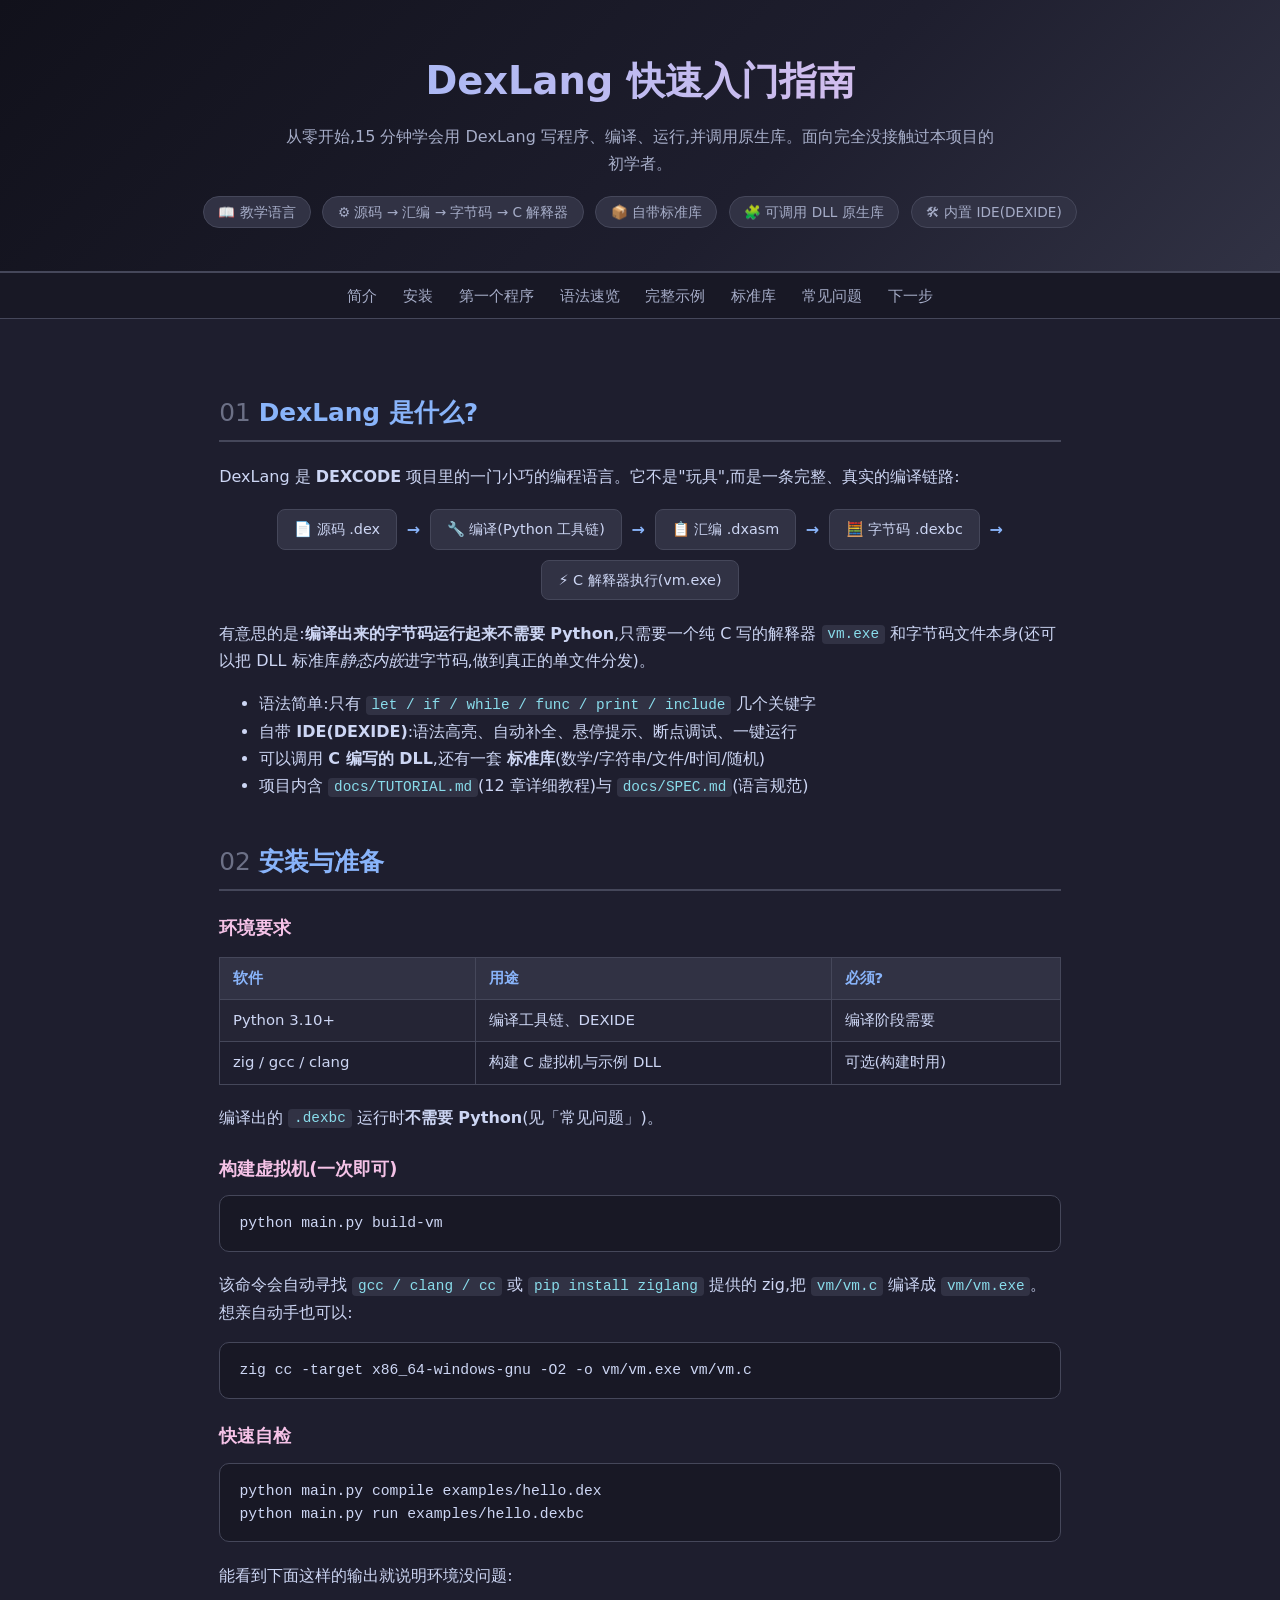
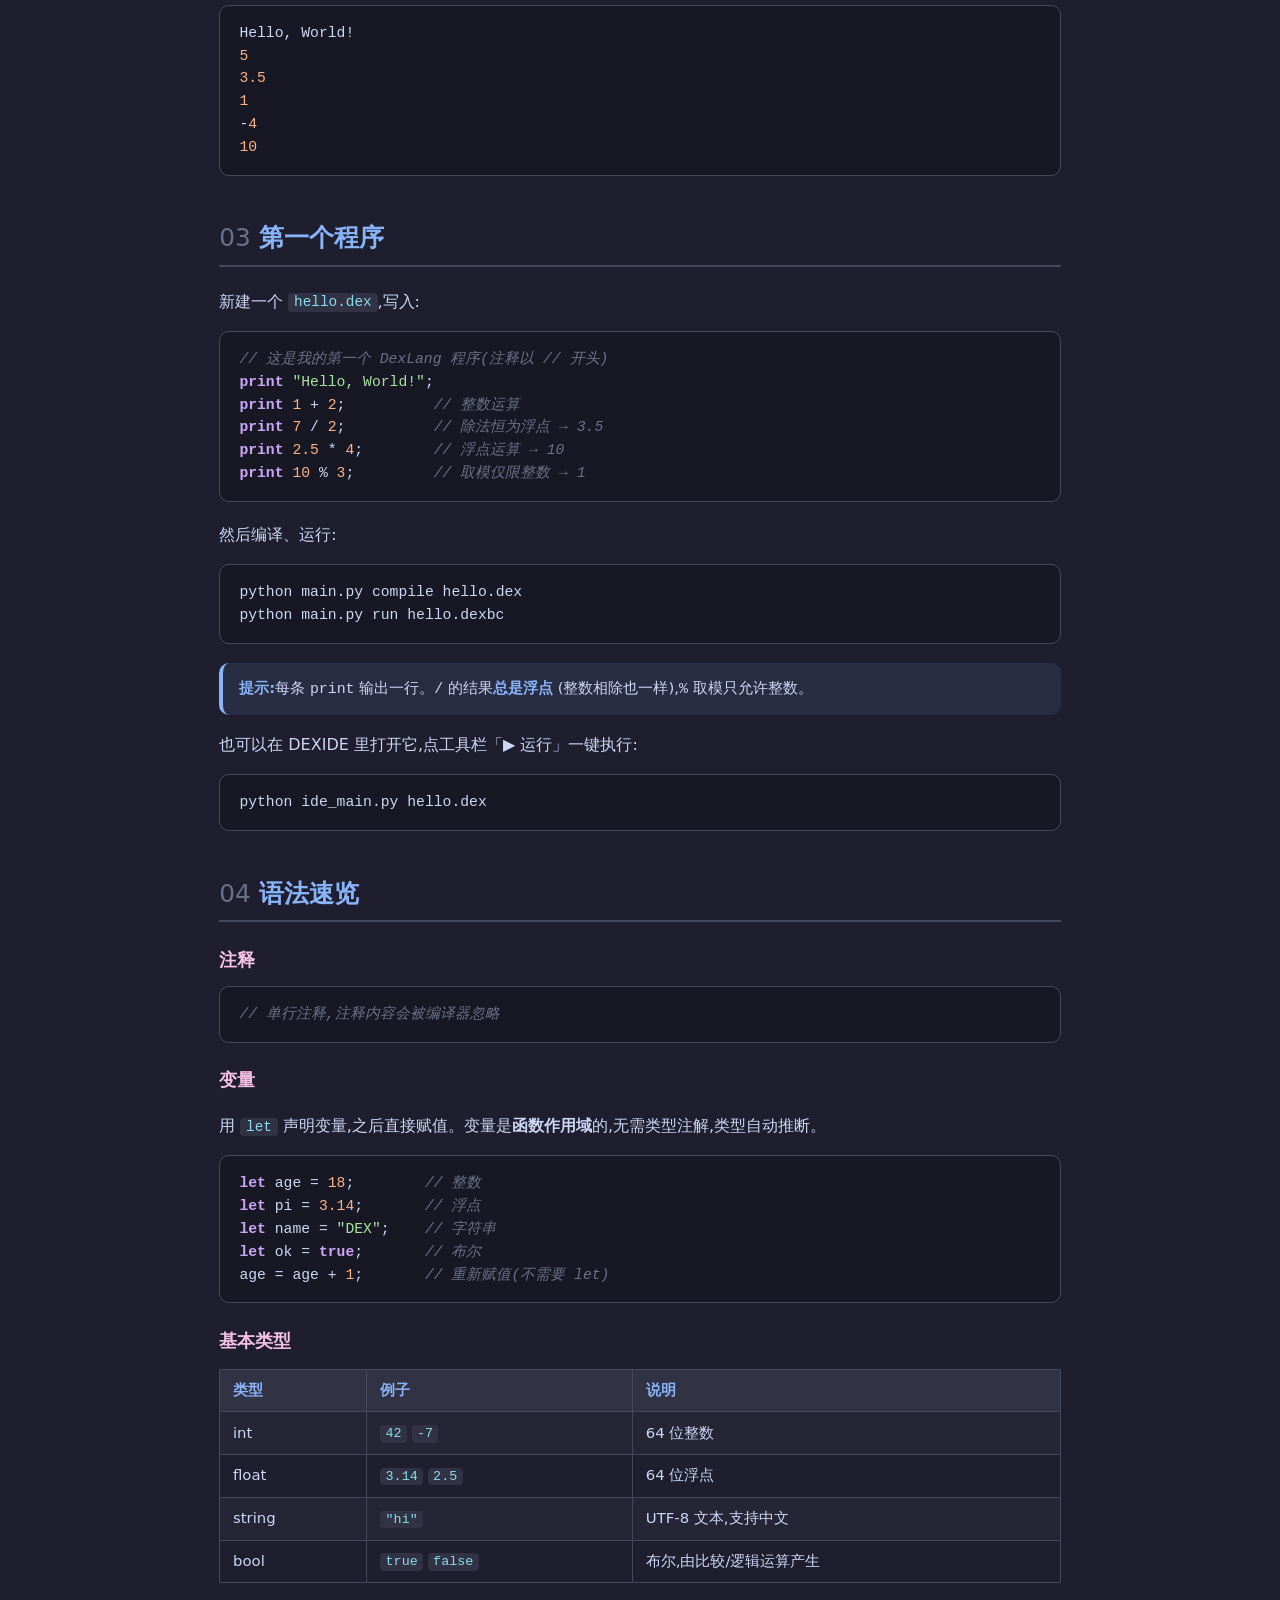
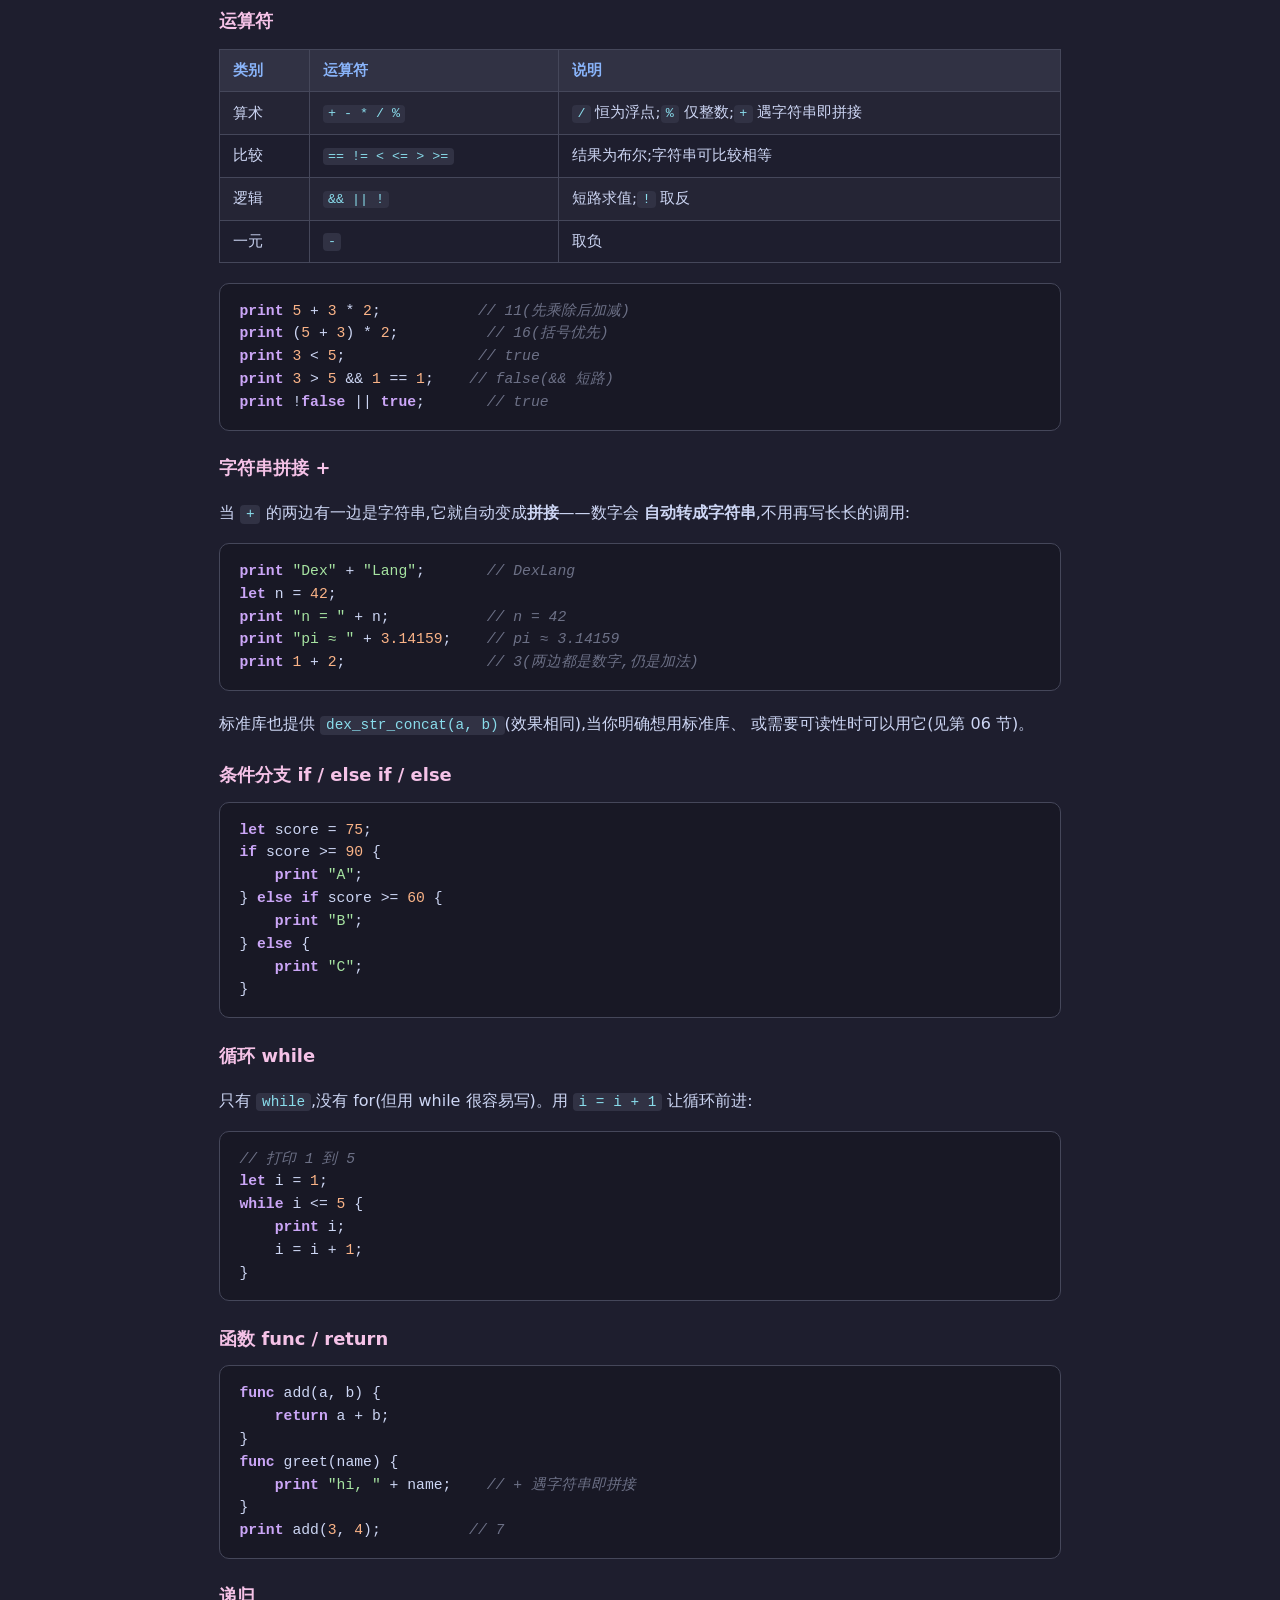
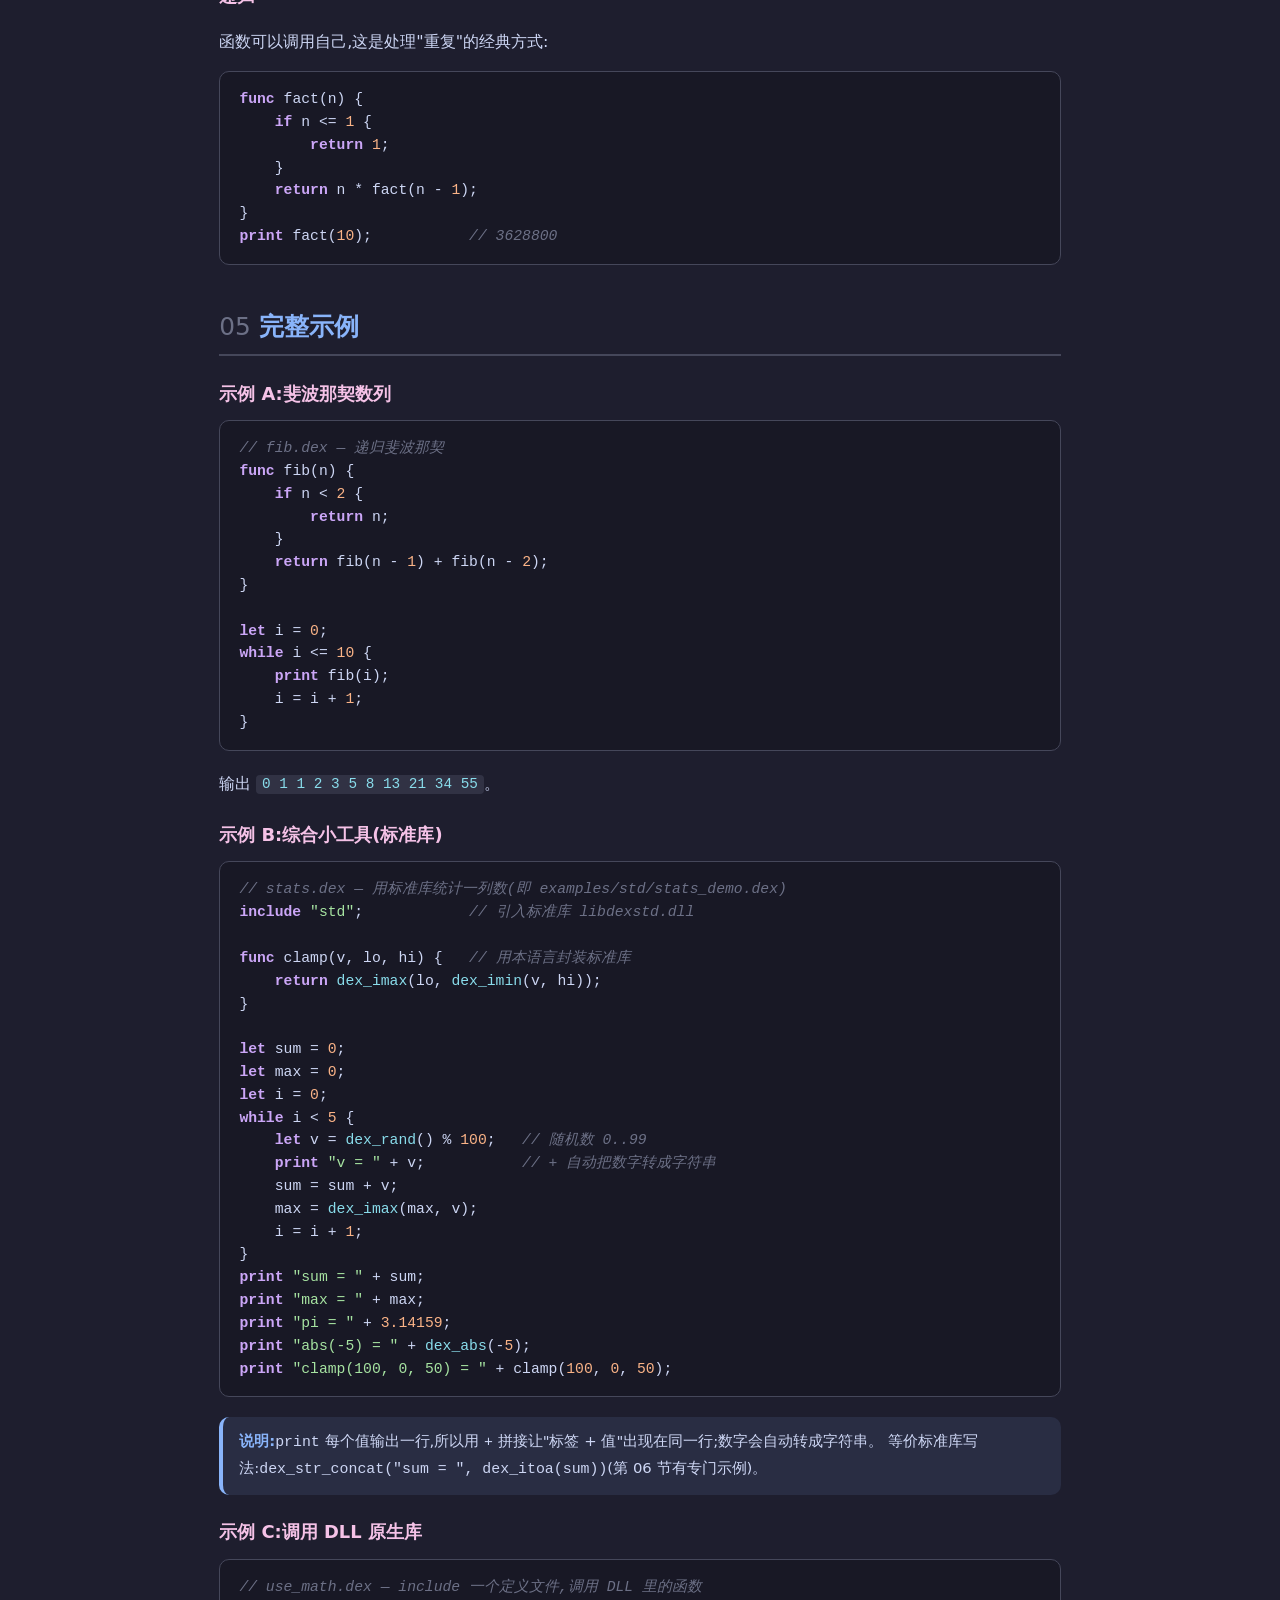
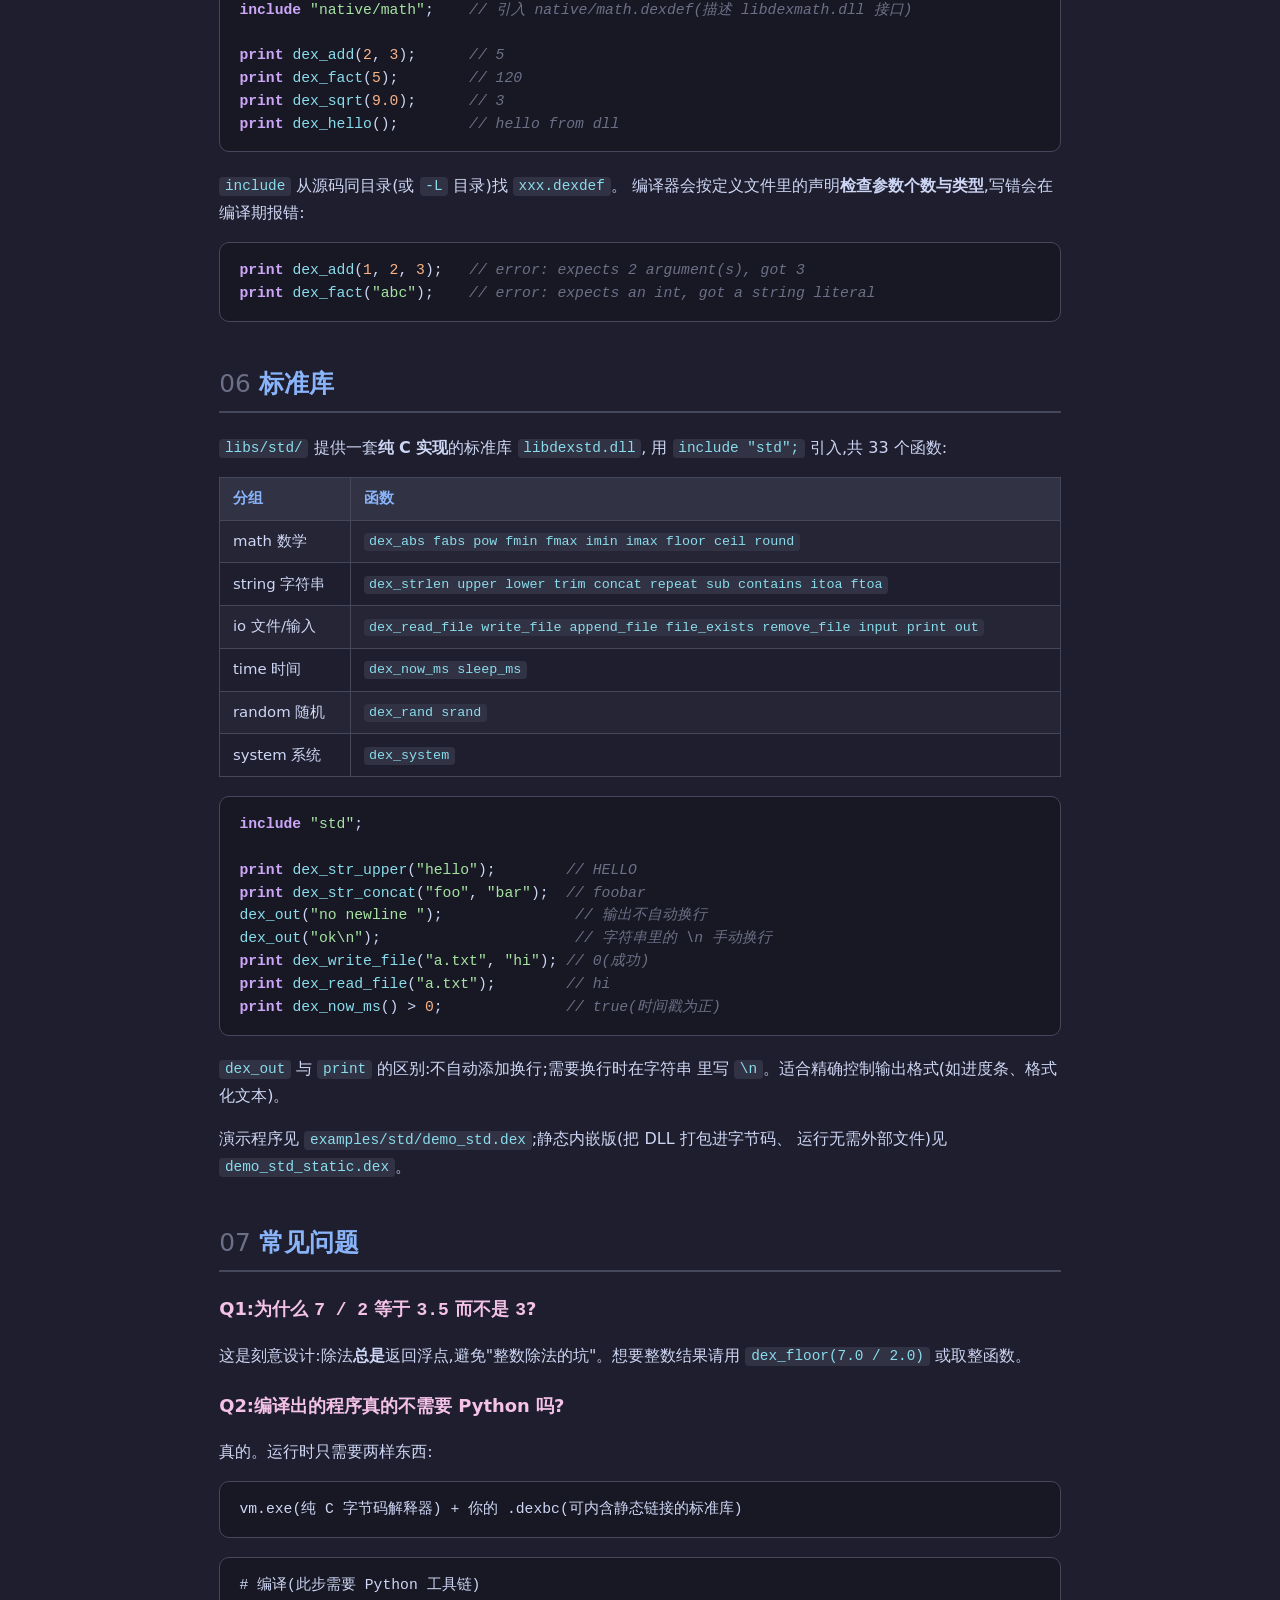
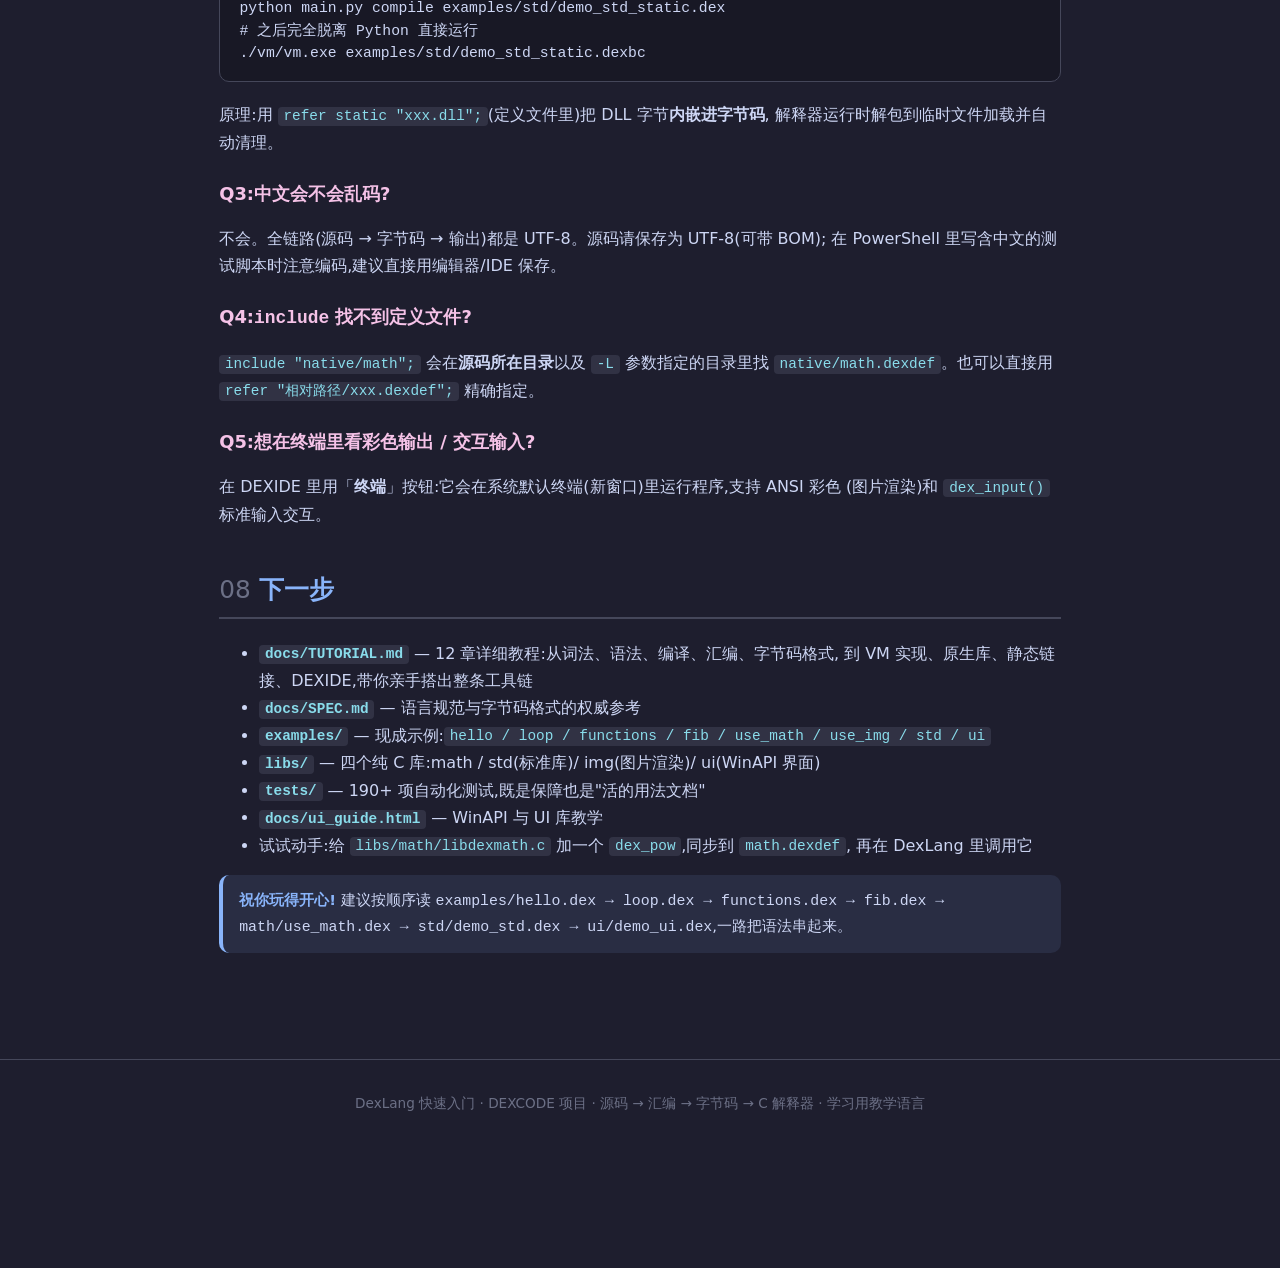
<file: docs/quickstart.html>
<!DOCTYPE html>
<html lang="zh-CN">
<head>
<meta charset="UTF-8">
<meta name="viewport" content="width=device-width, initial-scale=1.0">
<title>DexLang 快速入门指南</title>
<style>
  :root {
    --bg: #1e1e2e;          /* base */
    --bg2: #181825;         /* mantle */
    --bg3: #313244;         /* surface0 */
    --bg4: #45475a;         /* surface1 */
    --text: #cdd6f4;
    --sub: #a6adc8;
    --dim: #6c7086;
    --accent: #89b4fa;      /* blue */
    --accent2: #f5c2e7;     /* pink */
    --kw: #cba6f7;          /* mauve */
    --str: #a6e3a1;         /* green */
    --num: #fab387;         /* peach */
    --com: #6c7086;
    --nat: #89dceb;         /* sky */
    --warn: #f9e2af;        /* yellow */
  }
  * { box-sizing: border-box; }
  html { scroll-behavior: smooth; }
  body {
    margin: 0;
    background: var(--bg);
    color: var(--text);
    font-family: "Segoe UI", "Microsoft YaHei", system-ui, -apple-system, sans-serif;
    line-height: 1.7;
  }
  header {
    background: linear-gradient(135deg, #11111b 0%, #1e1e2e 60%, #313244 100%);
    border-bottom: 2px solid var(--bg4);
    padding: 3rem 1.5rem 2.5rem;
    text-align: center;
  }
  header h1 {
    margin: 0;
    font-size: 2.4rem;
    background: linear-gradient(90deg, var(--accent), var(--accent2));
    -webkit-background-clip: text;
    background-clip: text;
    color: transparent;
  }
  header p { color: var(--sub); margin: .6rem auto 0; max-width: 720px; }
  .badges { margin-top: 1rem; }
  .badge {
    display: inline-block;
    background: var(--bg3);
    color: var(--sub);
    border: 1px solid var(--bg4);
    border-radius: 999px;
    padding: .2rem .9rem;
    margin: .2rem;
    font-size: .85rem;
  }
  nav {
    position: sticky; top: 0; z-index: 10;
    background: rgba(24,24,37,.92);
    backdrop-filter: blur(6px);
    border-bottom: 1px solid var(--bg4);
    padding: .55rem 1rem;
    text-align: center;
    overflow-x: auto; white-space: nowrap;
  }
  nav a {
    color: var(--sub);
    text-decoration: none;
    margin: 0 .65rem;
    font-size: .92rem;
    transition: color .15s;
  }
  nav a:hover { color: var(--accent); }
  main { max-width: 880px; margin: 0 auto; padding: 2rem 1.2rem 4rem; }
  section { margin: 2.6rem 0; }
  h2 {
    font-size: 1.55rem;
    color: var(--accent);
    border-bottom: 2px solid var(--bg4);
    padding-bottom: .35rem;
    margin-top: 0;
  }
  h2 .n { color: var(--dim); margin-right: .5rem; font-weight: 400; }
  h3 { font-size: 1.12rem; color: var(--accent2); margin: 1.4rem 0 .5rem; }
  p, li { color: var(--text); }
  a { color: var(--accent); }
  code { font-family: "Cascadia Code", Consolas, "Courier New", monospace; }
  p code, li code, td code {
    background: var(--bg3);
    color: var(--nat);
    border-radius: 4px;
    padding: .1em .4em;
    font-size: .9em;
  }
  pre {
    background: var(--bg2);
    border: 1px solid var(--bg4);
    border-radius: 10px;
    padding: 1rem 1.2rem;
    overflow-x: auto;
    line-height: 1.55;
    font-size: .92rem;
    margin: .7rem 0 1.2rem;
  }
  pre code { background: none; color: var(--text); padding: 0; }
  .c-com { color: var(--com); font-style: italic; }
  .c-str { color: var(--str); }
  .c-num { color: var(--num); }
  .c-kw  { color: var(--kw); font-weight: 600; }
  .c-nat { color: var(--nat); }
  .c-id  { color: var(--text); }
  table {
    width: 100%;
    border-collapse: collapse;
    margin: .8rem 0 1.2rem;
    font-size: .93rem;
  }
  th, td {
    border: 1px solid var(--bg4);
    padding: .5rem .8rem;
    text-align: left;
  }
  th { background: var(--bg3); color: var(--accent); }
  tr:nth-child(even) td { background: rgba(49,50,68,.35); }
  .tip, .warn {
    border-radius: 10px;
    padding: .8rem 1rem;
    margin: 1rem 0;
    font-size: .93rem;
    border-left: 4px solid;
  }
  .tip { background: rgba(137,180,250,.1); border-color: var(--accent); }
  .warn { background: rgba(249,226,175,.1); border-color: var(--warn); }
  .tip strong { color: var(--accent); }
  .warn strong { color: var(--warn); }
  .flow {
    display: flex; flex-wrap: wrap; align-items: center; gap: .6rem;
    justify-content: center; margin: 1.2rem 0;
  }
  .flow .step {
    background: var(--bg3);
    border: 1px solid var(--bg4);
    border-radius: 8px;
    padding: .45rem 1rem;
    font-size: .9rem;
  }
  .flow .arrow { color: var(--accent); font-weight: 700; }
  footer {
    text-align: center;
    color: var(--dim);
    padding: 2rem;
    border-top: 1px solid var(--bg4);
    font-size: .85rem;
  }
  @media (max-width: 640px) { header h1 { font-size: 1.8rem; } }
</style>
</head>
<body>

<header>
  <h1>DexLang 快速入门指南</h1>
  <p>从零开始,15 分钟学会用 DexLang 写程序、编译、运行,并调用原生库。面向完全没接触过本项目的初学者。</p>
  <div class="badges">
    <span class="badge">📖 教学语言</span>
    <span class="badge">⚙️ 源码 → 汇编 → 字节码 → C 解释器</span>
    <span class="badge">📦 自带标准库</span>
    <span class="badge">🧩 可调用 DLL 原生库</span>
    <span class="badge">🛠 内置 IDE(DEXIDE)</span>
  </div>
</header>

<nav>
  <a href="#intro">简介</a>
  <a href="#setup">安装</a>
  <a href="#hello">第一个程序</a>
  <a href="#syntax">语法速览</a>
  <a href="#examples">完整示例</a>
  <a href="#stdlib">标准库</a>
  <a href="#faq">常见问题</a>
  <a href="#next">下一步</a>
</nav>

<main>

<!-- ===================== 简介 ===================== -->
<section id="intro">
  <h2><span class="n">01</span>DexLang 是什么?</h2>
  <p>DexLang 是 <strong>DEXCODE</strong> 项目里的一门小巧的编程语言。它不是"玩具",而是一条完整、真实的编译链路:</p>
  <div class="flow">
    <span class="step">📄 源码 .dex</span><span class="arrow">→</span>
    <span class="step">🔧 编译(Python 工具链)</span><span class="arrow">→</span>
    <span class="step">📋 汇编 .dxasm</span><span class="arrow">→</span>
    <span class="step">🧮 字节码 .dexbc</span><span class="arrow">→</span>
    <span class="step">⚡ C 解释器执行(vm.exe)</span>
  </div>
  <p>有意思的是:<strong>编译出来的字节码运行起来不需要 Python</strong>,只需要一个纯 C 写的解释器
  <code>vm.exe</code> 和字节码文件本身(还可以把 DLL 标准库<em>静态内嵌</em>进字节码,做到真正的单文件分发)。</p>
  <ul>
    <li>语法简单:只有 <code>let / if / while / func / print / include</code> 几个关键字</li>
    <li>自带 <strong>IDE(DEXIDE)</strong>:语法高亮、自动补全、悬停提示、断点调试、一键运行</li>
    <li>可以调用 <strong>C 编写的 DLL</strong>,还有一套 <strong>标准库</strong>(数学/字符串/文件/时间/随机)</li>
    <li>项目内含 <code>docs/TUTORIAL.md</code>(12 章详细教程)与 <code>docs/SPEC.md</code>(语言规范)</li>
  </ul>
</section>

<!-- ===================== 安装 ===================== -->
<section id="setup">
  <h2><span class="n">02</span>安装与准备</h2>
  <h3>环境要求</h3>
  <table>
    <tr><th>软件</th><th>用途</th><th>必须?</th></tr>
    <tr><td>Python 3.10+</td><td>编译工具链、DEXIDE</td><td>编译阶段需要</td></tr>
    <tr><td>zig / gcc / clang</td><td>构建 C 虚拟机与示例 DLL</td><td>可选(构建时用)</td></tr>
  </table>
  <p>编译出的 <code>.dexbc</code> 运行时<strong>不需要 Python</strong>(见「常见问题」)。</p>

  <h3>构建虚拟机(一次即可)</h3>
  <pre><code class="lang-dex">python main.py build-vm</code></pre>
  <p>该命令会自动寻找 <code>gcc / clang / cc</code> 或 <code>pip install ziglang</code> 提供的 zig,把
  <code>vm/vm.c</code> 编译成 <code>vm/vm.exe</code>。想亲自动手也可以:</p>
  <pre><code class="lang-dex">zig cc -target x86_64-windows-gnu -O2 -o vm/vm.exe vm/vm.c</code></pre>

  <h3>快速自检</h3>
  <pre><code class="lang-dex">python main.py compile examples/hello.dex
python main.py run examples/hello.dexbc</code></pre>
  <p>能看到下面这样的输出就说明环境没问题:</p>
  <pre><code class="lang-dex">Hello, World!
5
3.5
1
-4
10</code></pre>
</section>

<!-- ===================== 第一个程序 ===================== -->
<section id="hello">
  <h2><span class="n">03</span>第一个程序</h2>
  <p>新建一个 <code>hello.dex</code>,写入:</p>
  <pre><code class="lang-dex">// 这是我的第一个 DexLang 程序(注释以 // 开头)
print "Hello, World!";
print 1 + 2;          // 整数运算
print 7 / 2;          // 除法恒为浮点 → 3.5
print 2.5 * 4;        // 浮点运算 → 10
print 10 % 3;         // 取模仅限整数 → 1</code></pre>
  <p>然后编译、运行:</p>
  <pre><code class="lang-dex">python main.py compile hello.dex
python main.py run hello.dexbc</code></pre>
  <div class="tip"><strong>提示:</strong>每条 <code>print</code> 输出一行。<code>/</code> 的结果<strong>总是浮点</strong>
  (整数相除也一样),<code>%</code> 取模只允许整数。</div>
  <p>也可以在 DEXIDE 里打开它,点工具栏「▶ 运行」一键执行:</p>
  <pre><code class="lang-dex">python ide_main.py hello.dex</code></pre>
</section>

<!-- ===================== 语法速览 ===================== -->
<section id="syntax">
  <h2><span class="n">04</span>语法速览</h2>

  <h3>注释</h3>
  <pre><code class="lang-dex">// 单行注释,注释内容会被编译器忽略</code></pre>

  <h3>变量</h3>
  <p>用 <code>let</code> 声明变量,之后直接赋值。变量是<strong>函数作用域</strong>的,无需类型注解,类型自动推断。</p>
  <pre><code class="lang-dex">let age = 18;        // 整数
let pi = 3.14;       // 浮点
let name = "DEX";    // 字符串
let ok = true;       // 布尔
age = age + 1;       // 重新赋值(不需要 let)</code></pre>

  <h3>基本类型</h3>
  <table>
    <tr><th>类型</th><th>例子</th><th>说明</th></tr>
    <tr><td>int</td><td><code>42</code> <code>-7</code></td><td>64 位整数</td></tr>
    <tr><td>float</td><td><code>3.14</code> <code>2.5</code></td><td>64 位浮点</td></tr>
    <tr><td>string</td><td><code>"hi"</code></td><td>UTF-8 文本,支持中文</td></tr>
    <tr><td>bool</td><td><code>true</code> <code>false</code></td><td>布尔,由比较/逻辑运算产生</td></tr>
  </table>

  <h3>运算符</h3>
  <table>
    <tr><th>类别</th><th>运算符</th><th>说明</th></tr>
    <tr><td>算术</td><td><code>+ - * / %</code></td><td><code>/</code> 恒为浮点;<code>%</code> 仅整数;<code>+</code> 遇字符串即拼接</td></tr>
    <tr><td>比较</td><td><code>== != &lt; &lt;= &gt; &gt;=</code></td><td>结果为布尔;字符串可比较相等</td></tr>
    <tr><td>逻辑</td><td><code>&amp;&amp; || !</code></td><td>短路求值;<code>!</code> 取反</td></tr>
    <tr><td>一元</td><td><code>-</code></td><td>取负</td></tr>
  </table>
  <pre><code class="lang-dex">print 5 + 3 * 2;           // 11(先乘除后加减)
print (5 + 3) * 2;          // 16(括号优先)
print 3 &lt; 5;               // true
print 3 &gt; 5 &amp;&amp; 1 == 1;    // false(&& 短路)
print !false || true;       // true</code></pre>

  <h3>字符串拼接 +</h3>
  <p>当 <code>+</code> 的两边有一边是字符串,它就自动变成<strong>拼接</strong>——数字会
  <strong>自动转成字符串</strong>,不用再写长长的调用:</p>
  <pre><code class="lang-dex">print "Dex" + "Lang";       // DexLang
let n = 42;
print "n = " + n;           // n = 42
print "pi ≈ " + 3.14159;    // pi ≈ 3.14159
print 1 + 2;                // 3(两边都是数字,仍是加法)</code></pre>
  <p>标准库也提供 <code>dex_str_concat(a, b)</code>(效果相同),当你明确想用标准库、
  或需要可读性时可以用它(见第 06 节)。</p>

  <h3>条件分支 if / else if / else</h3>
  <pre><code class="lang-dex">let score = 75;
if score &gt;= 90 {
    print "A";
} else if score &gt;= 60 {
    print "B";
} else {
    print "C";
}</code></pre>

  <h3>循环 while</h3>
  <p>只有 <code>while</code>,没有 for(但用 while 很容易写)。用 <code>i = i + 1</code> 让循环前进:</p>
  <pre><code class="lang-dex">// 打印 1 到 5
let i = 1;
while i &lt;= 5 {
    print i;
    i = i + 1;
}</code></pre>

  <h3>函数 func / return</h3>
  <pre><code class="lang-dex">func add(a, b) {
    return a + b;
}
func greet(name) {
    print "hi, " + name;    // + 遇字符串即拼接
}
print add(3, 4);          // 7</code></pre>

  <h3>递归</h3>
  <p>函数可以调用自己,这是处理"重复"的经典方式:</p>
  <pre><code class="lang-dex">func fact(n) {
    if n &lt;= 1 {
        return 1;
    }
    return n * fact(n - 1);
}
print fact(10);           // 3628800</code></pre>
</section>

<!-- ===================== 完整示例 ===================== -->
<section id="examples">
  <h2><span class="n">05</span>完整示例</h2>

  <h3>示例 A:斐波那契数列</h3>
  <pre><code class="lang-dex">// fib.dex — 递归斐波那契
func fib(n) {
    if n &lt; 2 {
        return n;
    }
    return fib(n - 1) + fib(n - 2);
}

let i = 0;
while i &lt;= 10 {
    print fib(i);
    i = i + 1;
}</code></pre>
  <p>输出 <code>0 1 1 2 3 5 8 13 21 34 55</code>。</p>

  <h3>示例 B:综合小工具(标准库)</h3>
  <pre><code class="lang-dex">// stats.dex — 用标准库统计一列数(即 examples/std/stats_demo.dex)
include "std";            // 引入标准库 libdexstd.dll

func clamp(v, lo, hi) {   // 用本语言封装标准库
    return dex_imax(lo, dex_imin(v, hi));
}

let sum = 0;
let max = 0;
let i = 0;
while i &lt; 5 {
    let v = dex_rand() % 100;   // 随机数 0..99
    print "v = " + v;           // + 自动把数字转成字符串
    sum = sum + v;
    max = dex_imax(max, v);
    i = i + 1;
}
print "sum = " + sum;
print "max = " + max;
print "pi = " + 3.14159;
print "abs(-5) = " + dex_abs(-5);
print "clamp(100, 0, 50) = " + clamp(100, 0, 50);</code></pre>
  <div class="tip"><strong>说明:</strong><code>print</code> 每个值输出一行,所以用
  <code>+</code> 拼接让"标签 + 值"出现在同一行;数字会自动转成字符串。
  等价标准库写法:<code>dex_str_concat("sum = ", dex_itoa(sum))</code>(第 06 节有专门示例)。</div>

  <h3>示例 C:调用 DLL 原生库</h3>
  <pre><code class="lang-dex">// use_math.dex — include 一个定义文件,调用 DLL 里的函数
include "native/math";    // 引入 native/math.dexdef(描述 libdexmath.dll 接口)

print dex_add(2, 3);      // 5
print dex_fact(5);        // 120
print dex_sqrt(9.0);      // 3
print dex_hello();        // hello from dll</code></pre>
  <p><code>include</code> 从源码同目录(或 <code>-L</code> 目录)找 <code>xxx.dexdef</code>。
  编译器会按定义文件里的声明<strong>检查参数个数与类型</strong>,写错会在编译期报错:</p>
  <pre><code class="lang-dex">print dex_add(1, 2, 3);   // error: expects 2 argument(s), got 3
print dex_fact("abc");    // error: expects an int, got a string literal</code></pre>
</section>

<!-- ===================== 标准库 ===================== -->
<section id="stdlib">
  <h2><span class="n">06</span>标准库</h2>
  <p><code>libs/std/</code> 提供一套<strong>纯 C 实现</strong>的标准库 <code>libdexstd.dll</code>,
  用 <code>include "std";</code> 引入,共 33 个函数:</p>
  <table>
    <tr><th>分组</th><th>函数</th></tr>
    <tr><td>math 数学</td><td><code>dex_abs fabs pow fmin fmax imin imax floor ceil round</code></td></tr>
    <tr><td>string 字符串</td><td><code>dex_strlen upper lower trim concat repeat sub contains itoa ftoa</code></td></tr>
    <tr><td>io 文件/输入</td><td><code>dex_read_file write_file append_file file_exists remove_file input print out</code></td></tr>
    <tr><td>time 时间</td><td><code>dex_now_ms sleep_ms</code></td></tr>
    <tr><td>random 随机</td><td><code>dex_rand srand</code></td></tr>
    <tr><td>system 系统</td><td><code>dex_system</code></td></tr>
  </table>
  <pre><code class="lang-dex">include "std";

print dex_str_upper("hello");        // HELLO
print dex_str_concat("foo", "bar");  // foobar
dex_out("no newline ");               // 输出不自动换行
dex_out("ok\n");                      // 字符串里的 \n 手动换行
print dex_write_file("a.txt", "hi"); // 0(成功)
print dex_read_file("a.txt");        // hi
print dex_now_ms() &gt; 0;              // true(时间戳为正)</code></pre>
  <p><code>dex_out</code> 与 <code>print</code> 的区别:不自动添加换行;需要换行时在字符串
  里写 <code>\n</code>。适合精确控制输出格式(如进度条、格式化文本)。</p>
  <p>演示程序见 <code>examples/std/demo_std.dex</code>;静态内嵌版(把 DLL 打包进字节码、
  运行无需外部文件)见 <code>demo_std_static.dex</code>。</p>
</section>

<!-- ===================== FAQ ===================== -->
<section id="faq">
  <h2><span class="n">07</span>常见问题</h2>

  <h3>Q1:为什么 <code>7 / 2</code> 等于 <code>3.5</code> 而不是 <code>3</code>?</h3>
  <p>这是刻意设计:除法<strong>总是</strong>返回浮点,避免"整数除法的坑"。想要整数结果请用 <code>dex_floor(7.0 / 2.0)</code>
  或取整函数。</p>

  <h3>Q2:编译出的程序真的不需要 Python 吗?</h3>
  <p>真的。运行时只需要两样东西:</p>
  <pre><code class="lang-dex">vm.exe(纯 C 字节码解释器) + 你的 .dexbc(可内含静态链接的标准库)</code></pre>
  <pre><code class="lang-dex"># 编译(此步需要 Python 工具链)
python main.py compile examples/std/demo_std_static.dex
# 之后完全脱离 Python 直接运行
./vm/vm.exe examples/std/demo_std_static.dexbc</code></pre>
  <p>原理:用 <code>refer static "xxx.dll";</code>(定义文件里)把 DLL 字节<strong>内嵌进字节码</strong>,
  解释器运行时解包到临时文件加载并自动清理。</p>

  <h3>Q3:中文会不会乱码?</h3>
  <p>不会。全链路(源码 → 字节码 → 输出)都是 UTF-8。源码请保存为 UTF-8(可带 BOM);
  在 PowerShell 里写含中文的测试脚本时注意编码,建议直接用编辑器/IDE 保存。</p>

  <h3>Q4:<code>include</code> 找不到定义文件?</h3>
  <p><code>include "native/math";</code> 会在<strong>源码所在目录</strong>以及 <code>-L</code> 参数指定的目录里找
  <code>native/math.dexdef</code>。也可以直接用 <code>refer "相对路径/xxx.dexdef";</code> 精确指定。</p>

  <h3>Q5:想在终端里看彩色输出 / 交互输入?</h3>
  <p>在 DEXIDE 里用「<strong>终端</strong>」按钮:它会在系统默认终端(新窗口)里运行程序,支持 ANSI 彩色
  (图片渲染)和 <code>dex_input()</code> 标准输入交互。</p>
</section>

<!-- ===================== 下一步 ===================== -->
<section id="next">
  <h2><span class="n">08</span>下一步</h2>
  <ul>
    <li><strong><code>docs/TUTORIAL.md</code></strong> — 12 章详细教程:从词法、语法、编译、汇编、字节码格式,
      到 VM 实现、原生库、静态链接、DEXIDE,带你亲手搭出整条工具链</li>
    <li><strong><code>docs/SPEC.md</code></strong> — 语言规范与字节码格式的权威参考</li>
    <li><strong><code>examples/</code></strong> — 现成示例:<code>hello / loop / functions / fib / use_math /
      use_img / std / ui</code></li>
    <li><strong><code>libs/</code></strong> — 四个纯 C 库:math / std(标准库)/ img(图片渲染)/ ui(WinAPI 界面)</li>
    <li><strong><code>tests/</code></strong> — 190+ 项自动化测试,既是保障也是"活的用法文档"</li>
    <li><strong><code>docs/ui_guide.html</code></strong> — WinAPI 与 UI 库教学</li>
    <li>试试动手:给 <code>libs/math/libdexmath.c</code> 加一个 <code>dex_pow</code>,同步到 <code>math.dexdef</code>,
      再在 DexLang 里调用它</li>
  </ul>
  <div class="tip"><strong>祝你玩得开心!</strong> 建议按顺序读 <code>examples/hello.dex → loop.dex →
  functions.dex → fib.dex → math/use_math.dex → std/demo_std.dex → ui/demo_ui.dex</code>,一路把语法串起来。</div>
</section>

</main>

<footer>
  DexLang 快速入门 · DEXCODE 项目 · 源码 → 汇编 → 字节码 → C 解释器 · 学习用教学语言
</footer>

<script>
  // 极简 DexLang 语法高亮(零依赖)
  function esc(s) {
    return s.replace(/&/g, "&amp;").replace(/</g, "&lt;").replace(/>/g, "&gt;");
  }
  const KW = new Set(["let","if","else","while","func","return","print",
                      "true","false","include","refer","extern"]);
  function hl(code) {
    const re = /(\/\/[^\n]*)|("(?:[^"\\\n]|\\.)*")|(\b\d+(?:\.\d+)?\b)|([A-Za-z_][A-Za-z0-9_]*)|(\s+)|(.)/g;
    let out = "", m;
    while ((m = re.exec(code))) {
      if (m[1] !== undefined)      out += '<span class="c-com">' + esc(m[1]) + '</span>';
      else if (m[2] !== undefined) out += '<span class="c-str">' + esc(m[2]) + '</span>';
      else if (m[3] !== undefined) out += '<span class="c-num">' + esc(m[3]) + '</span>';
      else if (m[4] !== undefined) {
        if (KW.has(m[4]))          out += '<span class="c-kw">' + m[4] + '</span>';
        else if (m[4].indexOf("dex_") === 0) out += '<span class="c-nat">' + m[4] + '</span>';
        else                       out += '<span class="c-id">' + m[4] + '</span>';
      }
      else if (m[5] !== undefined) out += esc(m[5]);
      else                         out += esc(m[6]);
    }
    return out;
  }
  document.addEventListener("DOMContentLoaded", function () {
    document.querySelectorAll("code.lang-dex").forEach(function (el) {
      el.innerHTML = hl(el.textContent);
    });
  });
</script>
</body>
</html>
</file>
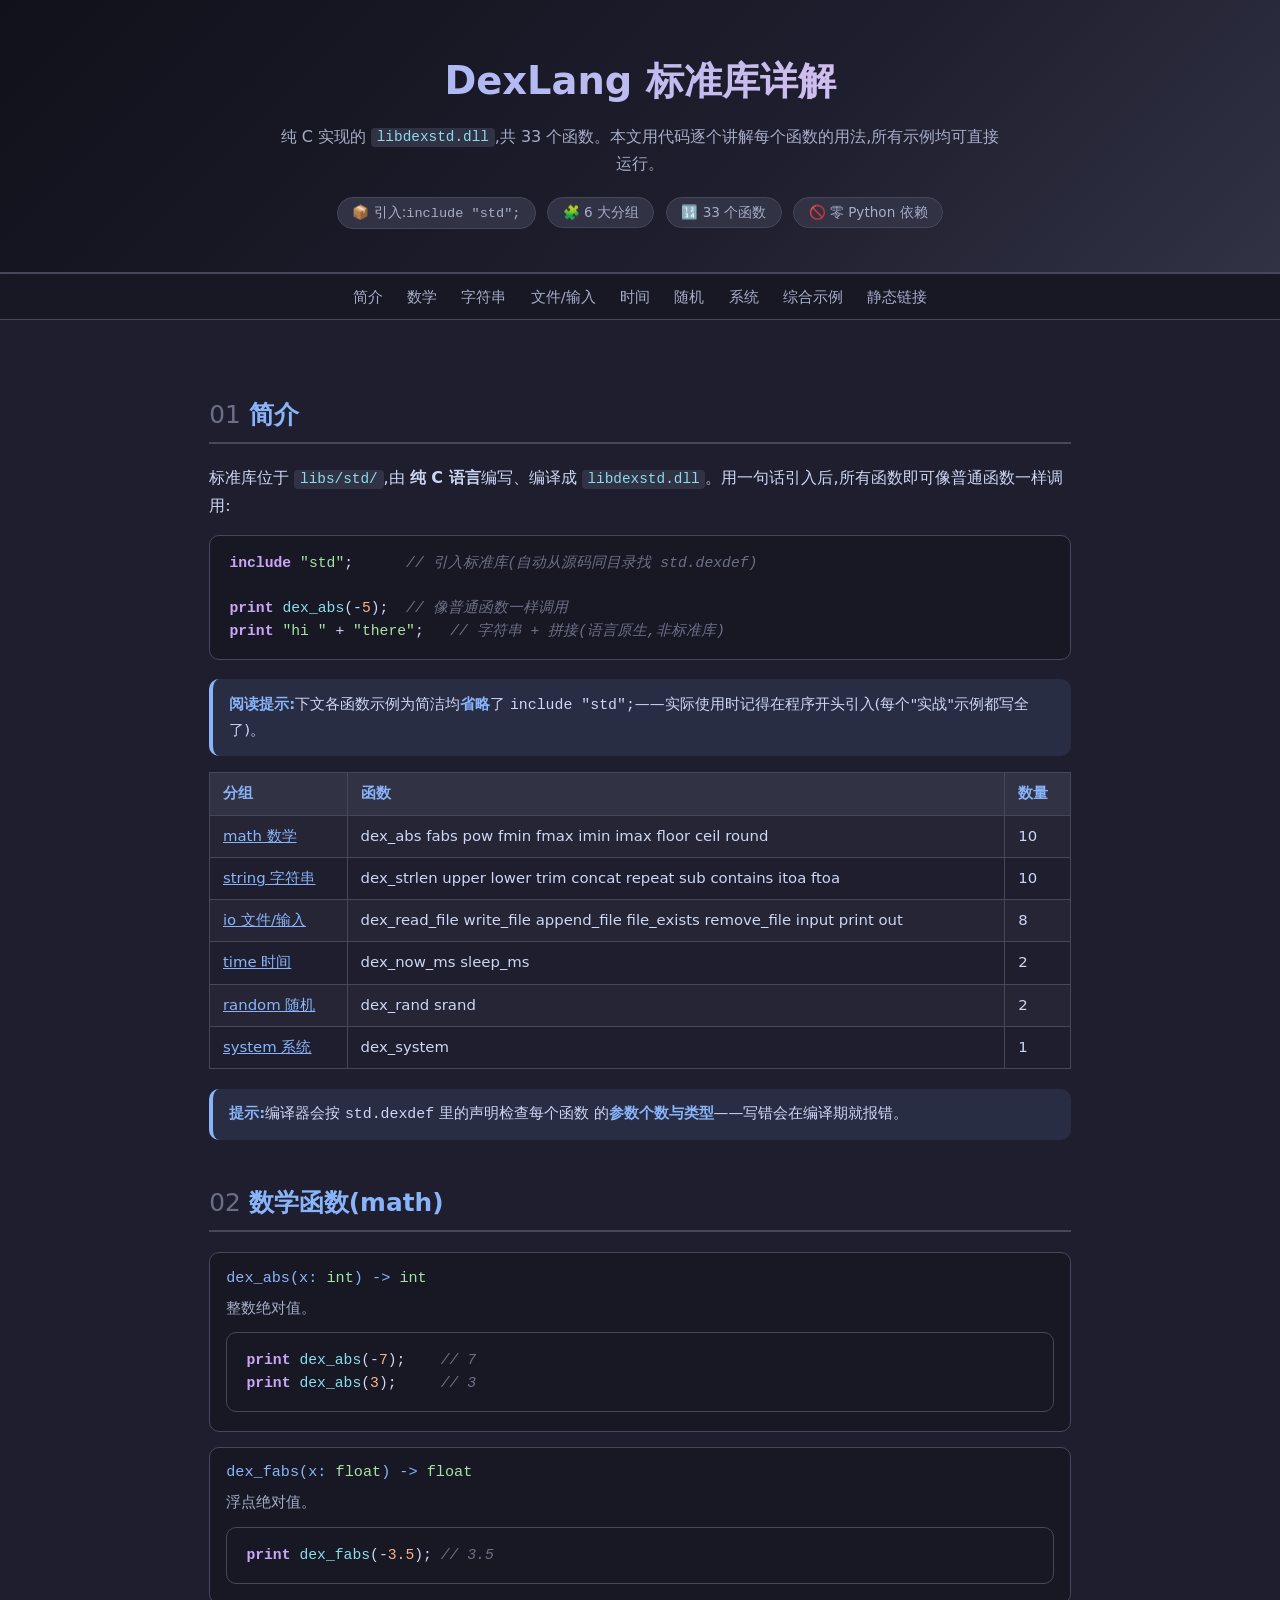
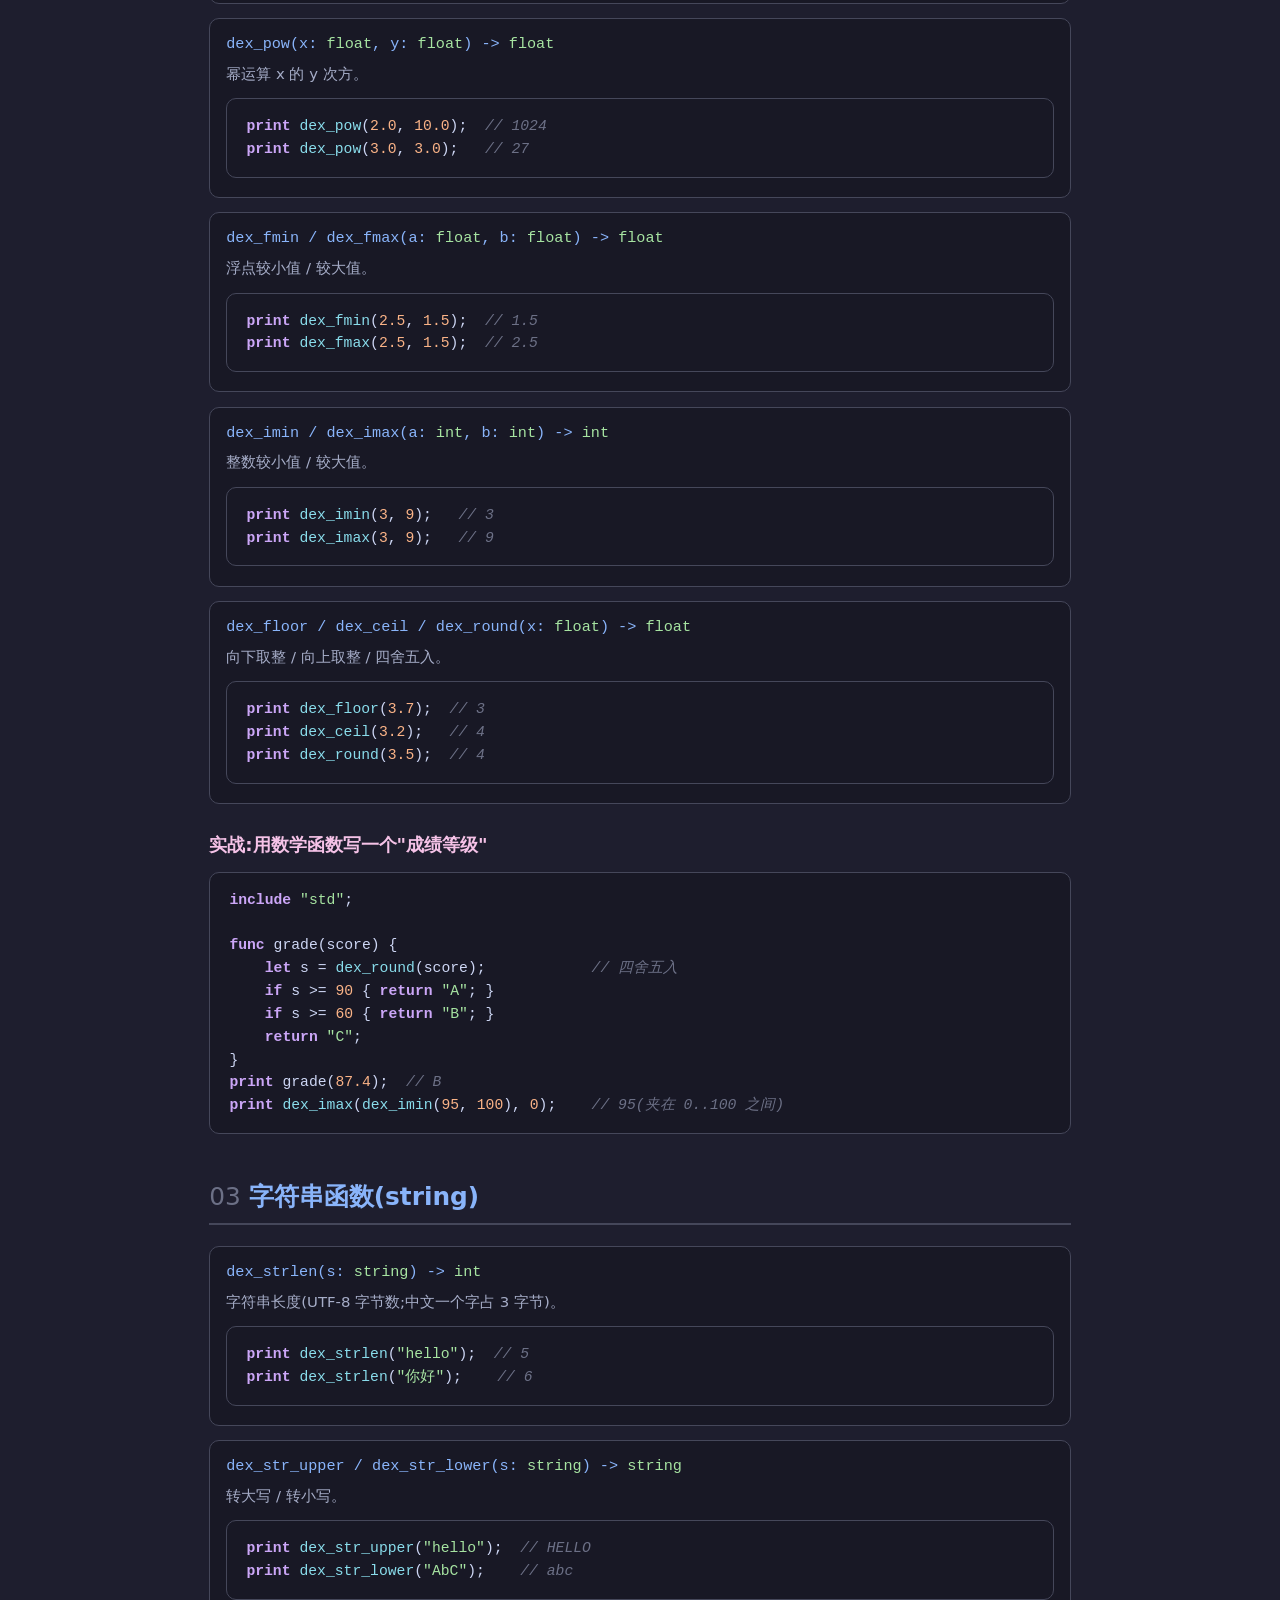
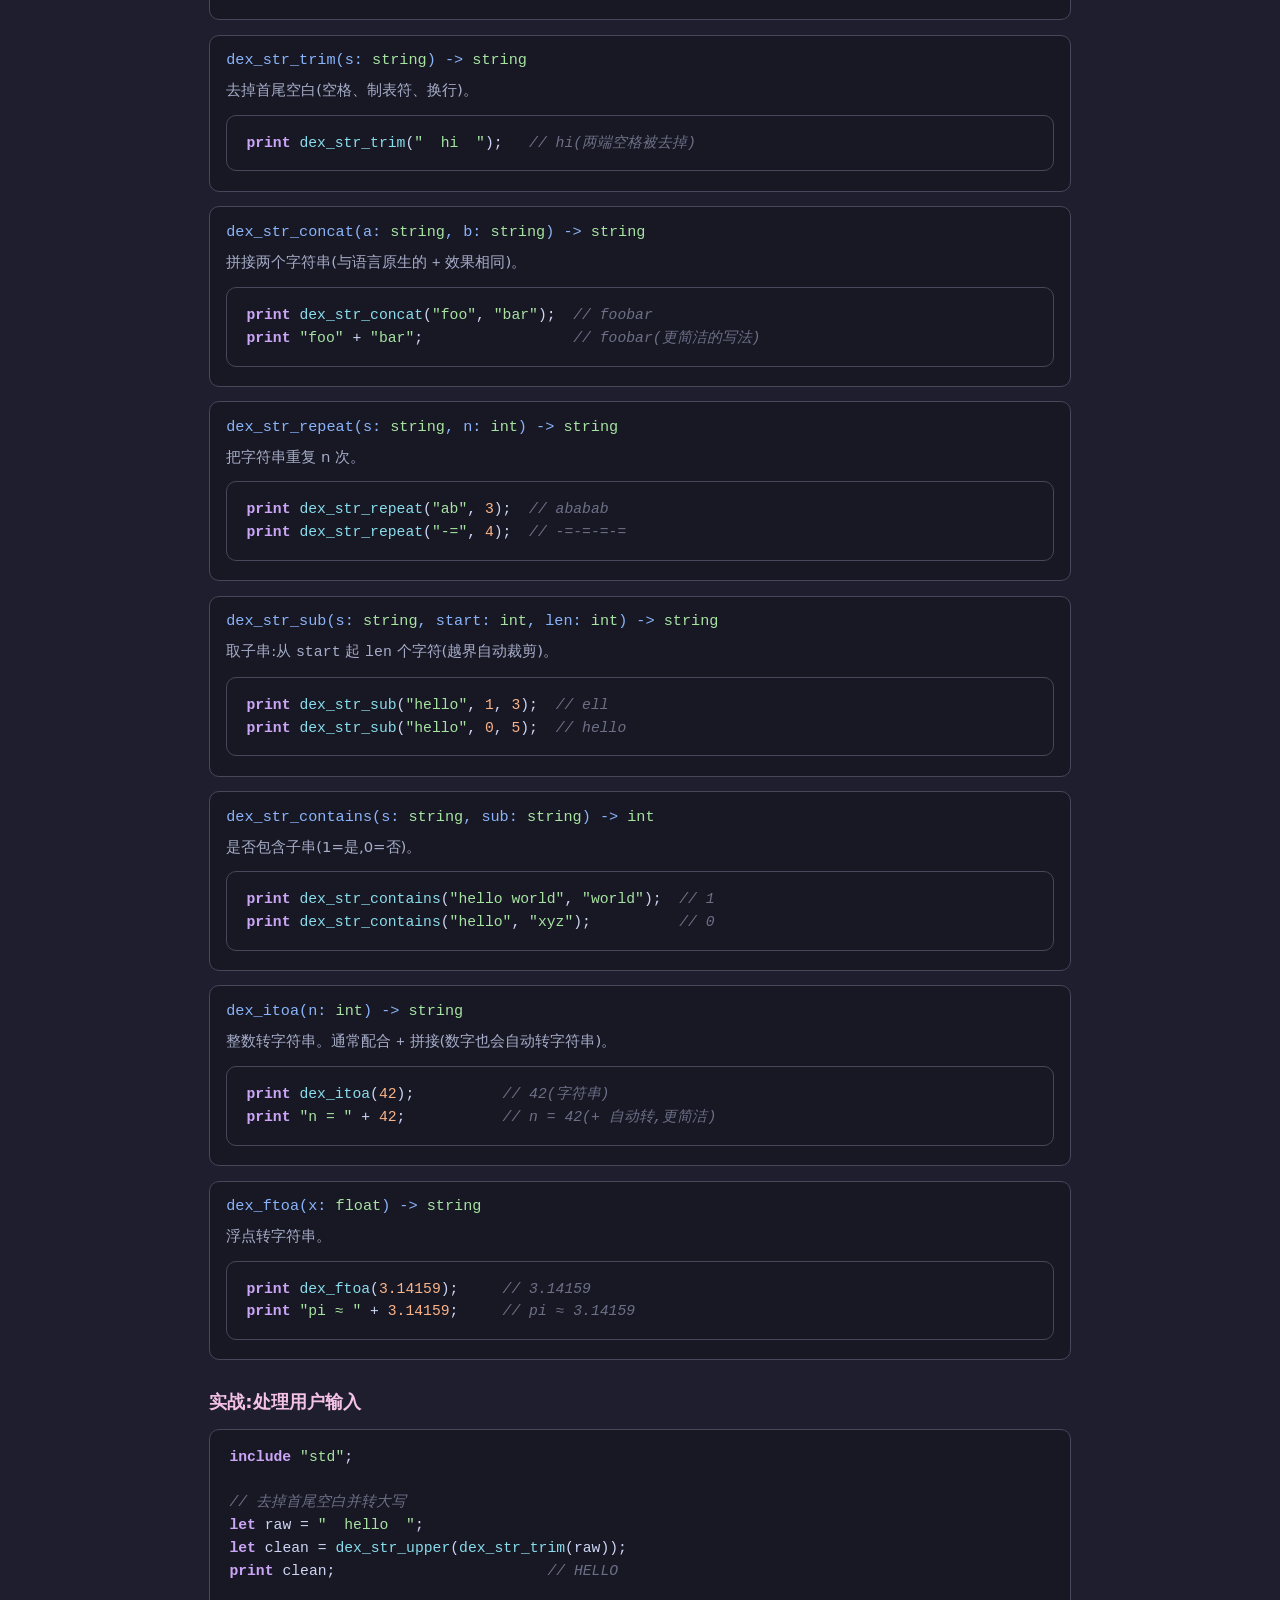
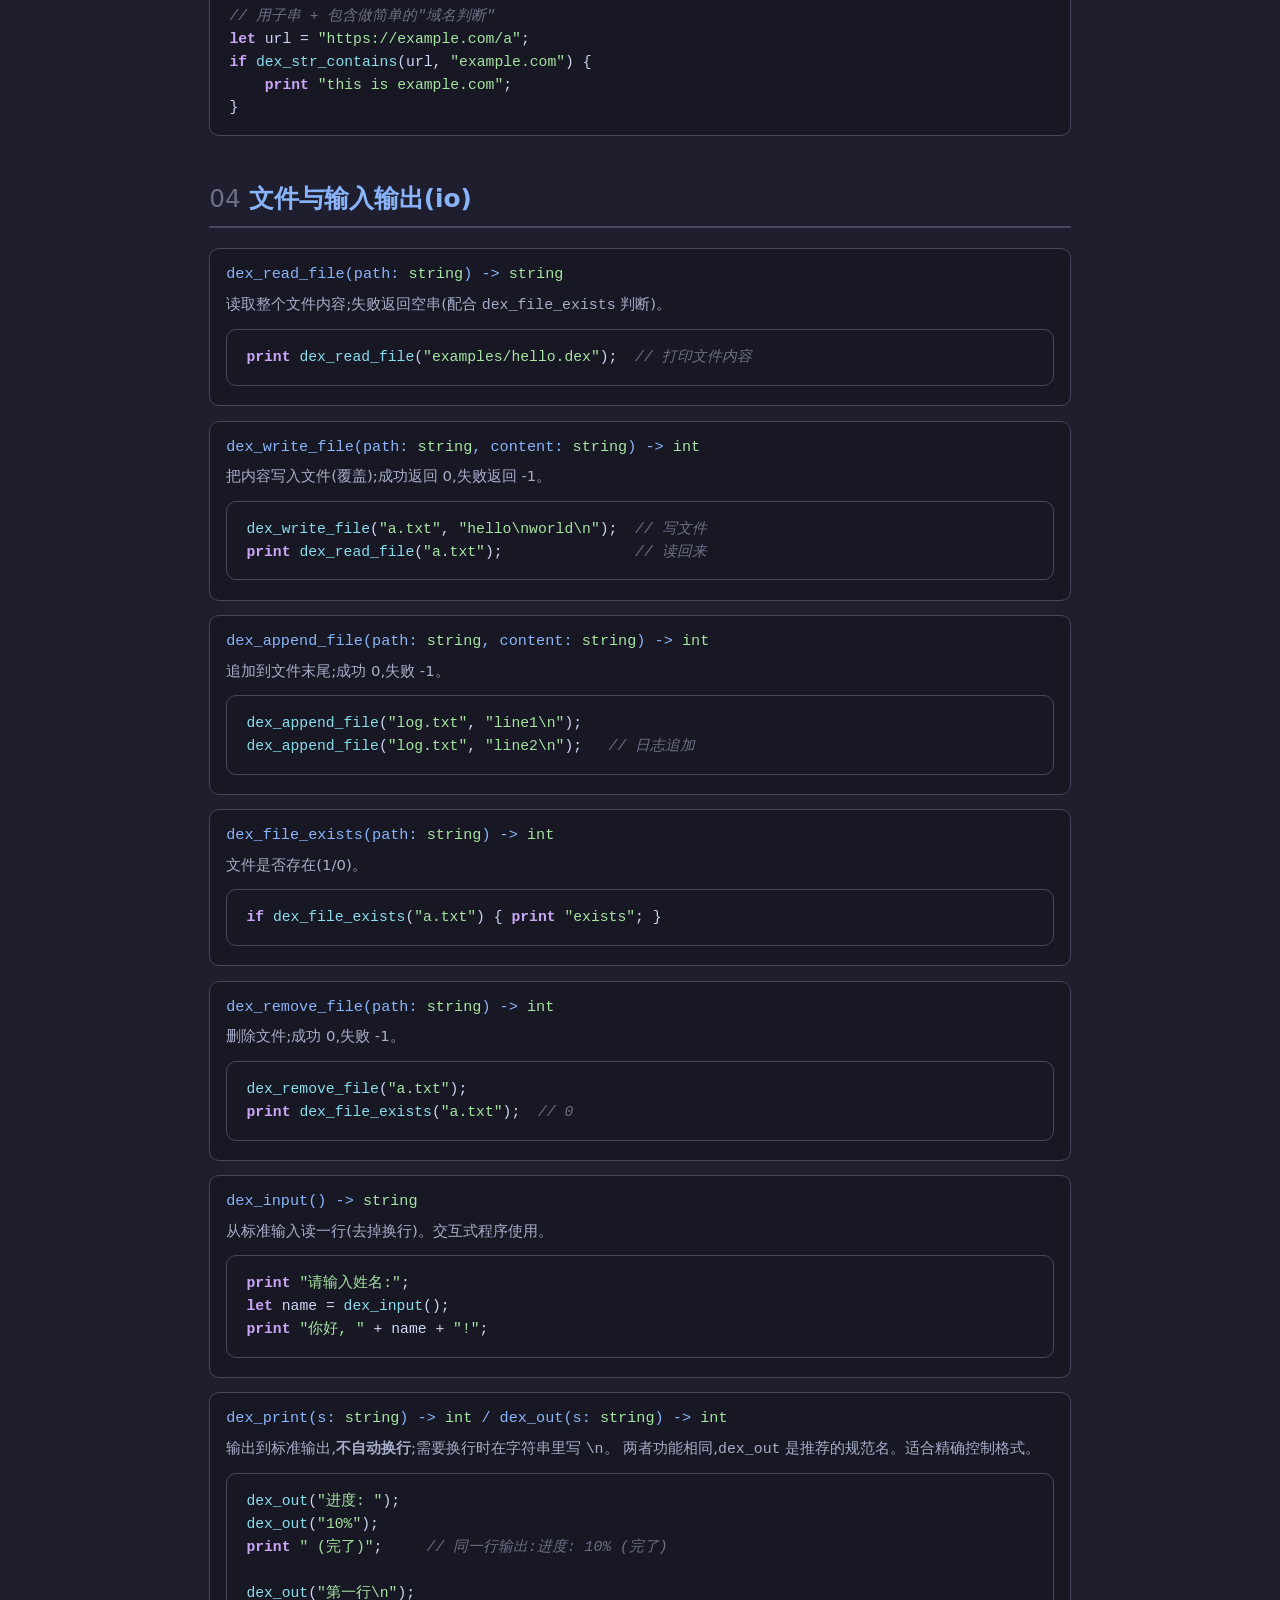
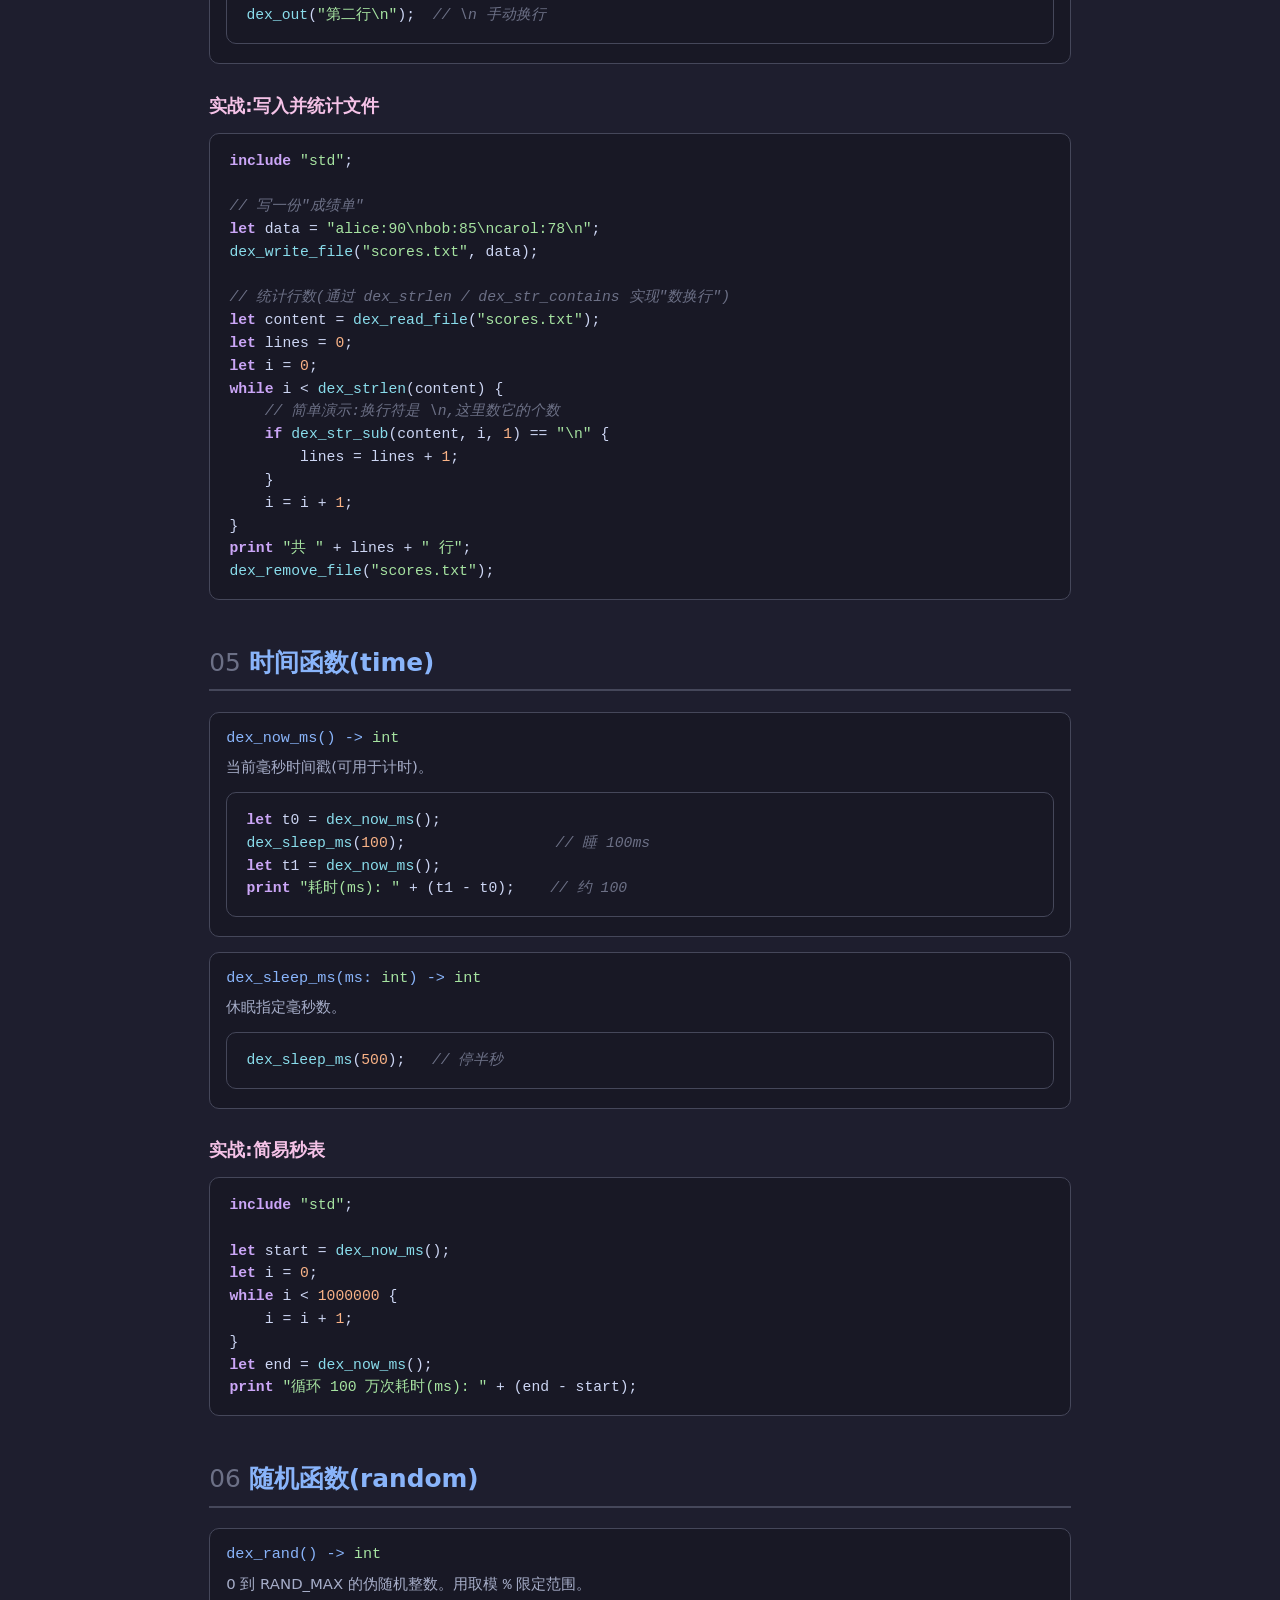
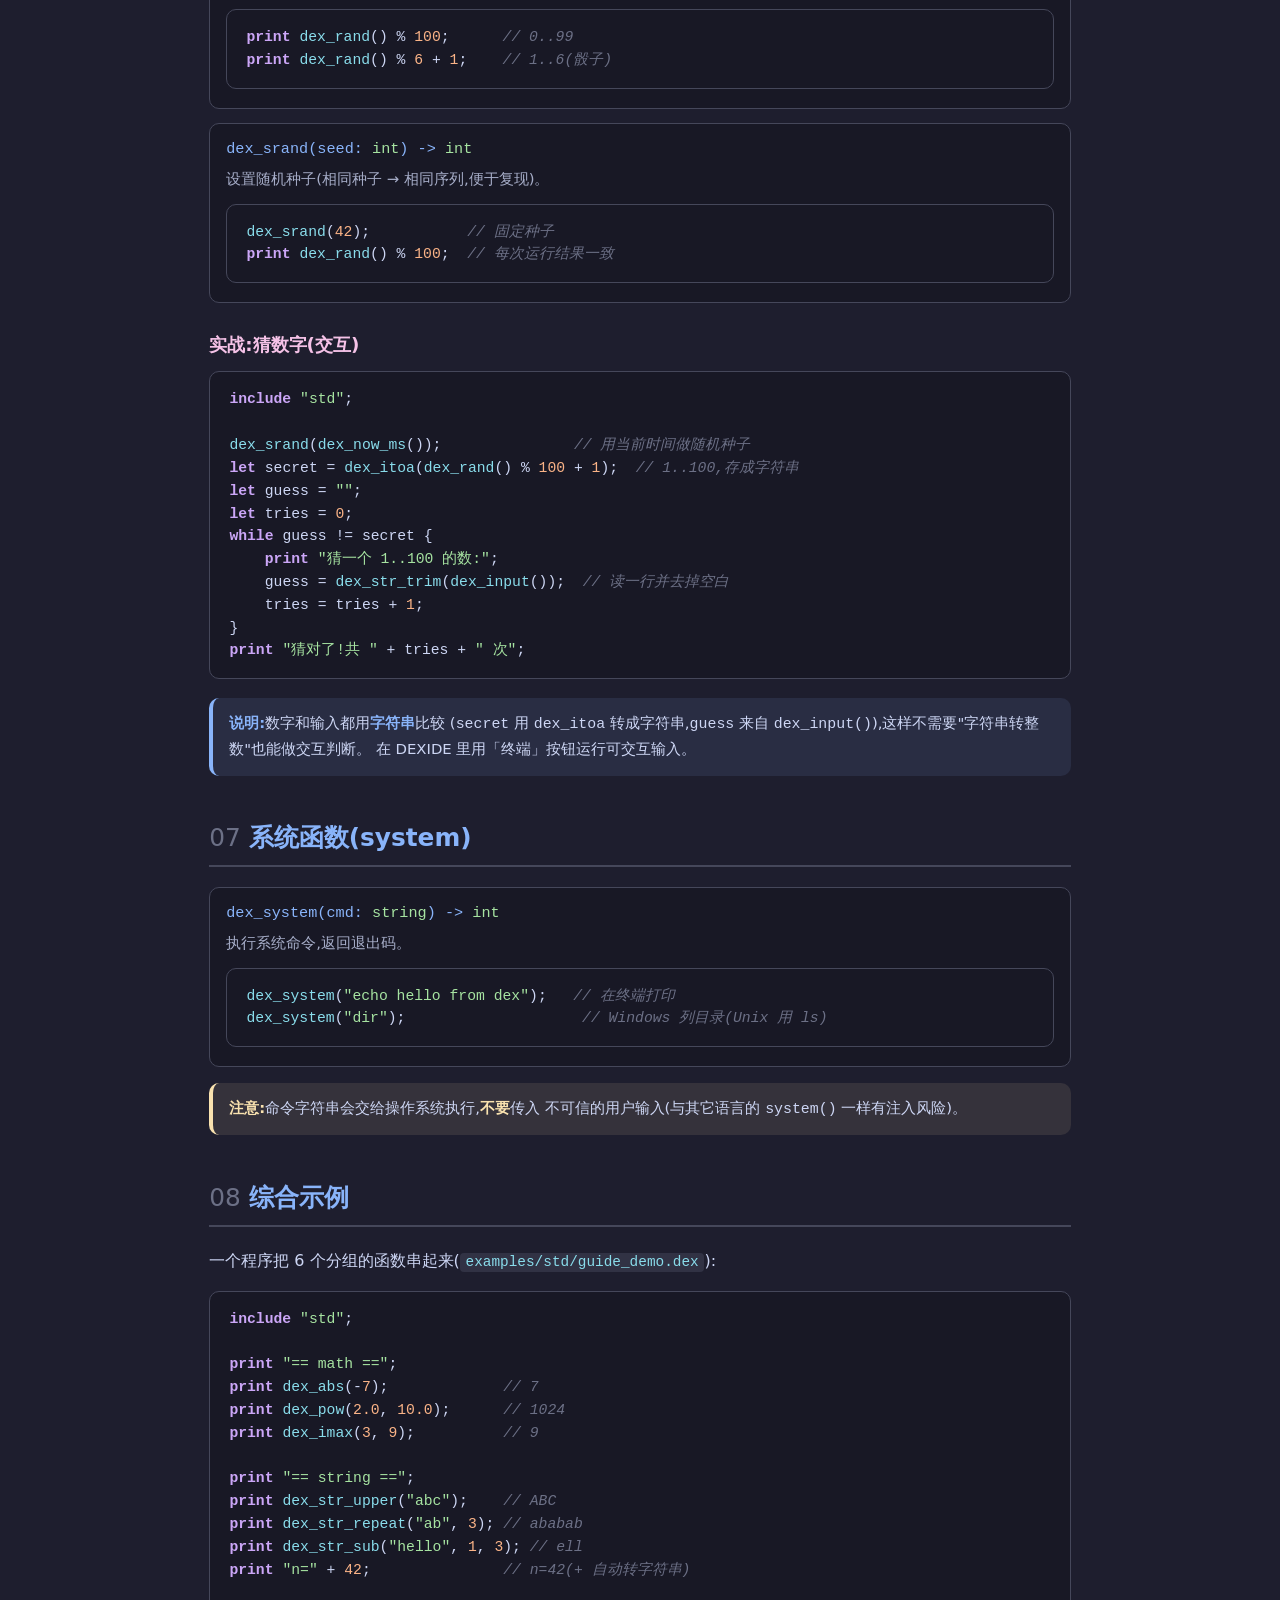
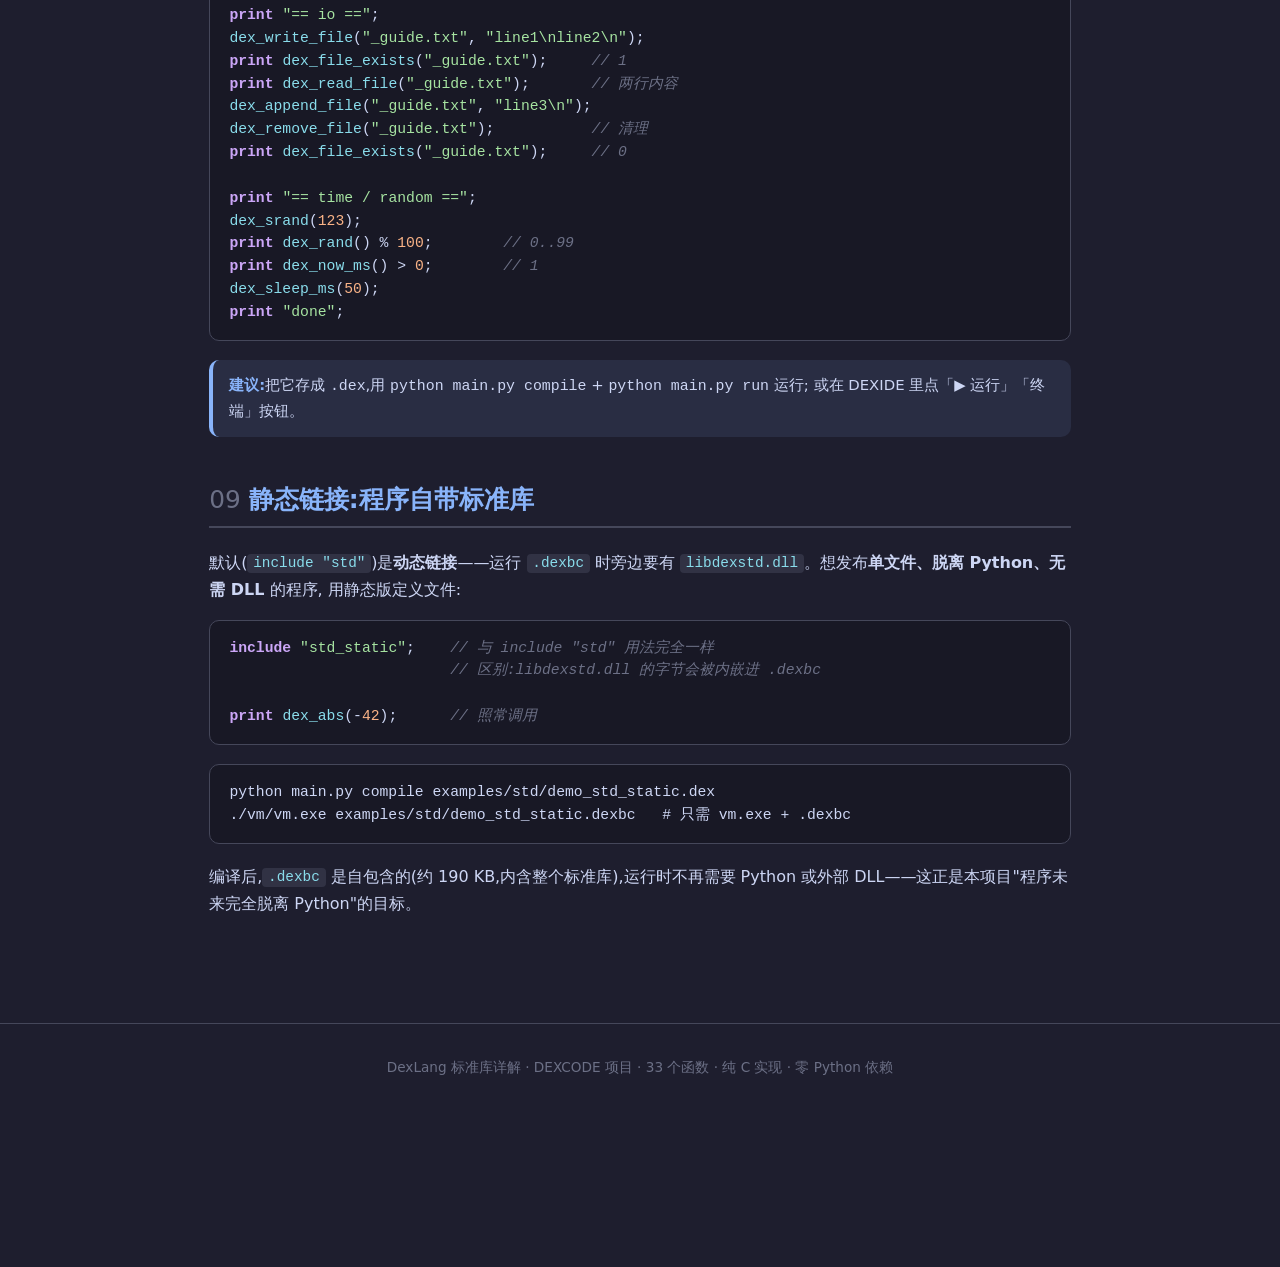
<file: docs/stdlib_guide.html>
<!DOCTYPE html>
<html lang="zh-CN">
<head>
<meta charset="UTF-8">
<meta name="viewport" content="width=device-width, initial-scale=1.0">
<title>DexLang 标准库详解</title>
<style>
  :root {
    --bg: #1e1e2e; --bg2: #181825; --bg3: #313244; --bg4: #45475a;
    --text: #cdd6f4; --sub: #a6adc8; --dim: #6c7086;
    --accent: #89b4fa; --accent2: #f5c2e7;
    --kw: #cba6f7; --str: #a6e3a1; --num: #fab387;
    --com: #6c7086; --nat: #89dceb; --warn: #f9e2af;
  }
  * { box-sizing: border-box; }
  html { scroll-behavior: smooth; }
  body { margin: 0; background: var(--bg); color: var(--text);
    font-family: "Segoe UI", "Microsoft YaHei", system-ui, sans-serif; line-height: 1.7; }
  header { background: linear-gradient(135deg,#11111b,#1e1e2e 60%,#313244);
    border-bottom: 2px solid var(--bg4); padding: 3rem 1.5rem 2.5rem; text-align: center; }
  header h1 { margin: 0; font-size: 2.4rem;
    background: linear-gradient(90deg,var(--accent),var(--accent2));
    -webkit-background-clip: text; background-clip: text; color: transparent; }
  header p { color: var(--sub); margin: .6rem auto 0; max-width: 720px; }
  .badges { margin-top: 1rem; }
  .badge { display: inline-block; background: var(--bg3); color: var(--sub);
    border: 1px solid var(--bg4); border-radius: 999px; padding: .2rem .9rem;
    margin: .2rem; font-size: .85rem; }
  nav { position: sticky; top: 0; z-index: 10; background: rgba(24,24,37,.92);
    backdrop-filter: blur(6px); border-bottom: 1px solid var(--bg4);
    padding: .55rem 1rem; text-align: center; overflow-x: auto; white-space: nowrap; }
  nav a { color: var(--sub); text-decoration: none; margin: 0 .6rem; font-size: .92rem; }
  nav a:hover { color: var(--accent); }
  main { max-width: 900px; margin: 0 auto; padding: 2rem 1.2rem 4rem; }
  section { margin: 2.6rem 0; }
  h2 { font-size: 1.55rem; color: var(--accent); border-bottom: 2px solid var(--bg4);
    padding-bottom: .35rem; margin-top: 0; }
  h2 .n { color: var(--dim); margin-right: .5rem; font-weight: 400; }
  h3 { font-size: 1.15rem; color: var(--accent2); margin: 1.6rem 0 .5rem; }
  h3 .fn { color: var(--nat); }
  p, li { color: var(--text); }
  a { color: var(--accent); }
  code { font-family: "Cascadia Code", Consolas, "Courier New", monospace; }
  p code, li code, td code { background: var(--bg3); color: var(--nat);
    border-radius: 4px; padding: .1em .4em; font-size: .9em; }
  pre { background: var(--bg2); border: 1px solid var(--bg4); border-radius: 10px;
    padding: 1rem 1.2rem; overflow-x: auto; line-height: 1.55; font-size: .92rem;
    margin: .7rem 0 1.2rem; }
  pre code { background: none; color: var(--text); padding: 0; }
  .c-com { color: var(--com); font-style: italic; }
  .c-str { color: var(--str); }
  .c-num { color: var(--num); }
  .c-kw  { color: var(--kw); font-weight: 600; }
  .c-nat { color: var(--nat); }
  .c-id  { color: var(--text); }
  table { width: 100%; border-collapse: collapse; margin: .8rem 0 1.2rem; font-size: .93rem; }
  th, td { border: 1px solid var(--bg4); padding: .5rem .8rem; text-align: left; }
  th { background: var(--bg3); color: var(--accent); }
  tr:nth-child(even) td { background: rgba(49,50,68,.35); }
  .fn-card { background: var(--bg2); border: 1px solid var(--bg4); border-radius: 10px;
    padding: .8rem 1rem 0; margin: .9rem 0; }
  .fn-sig { font-family: "Cascadia Code", Consolas, monospace; color: var(--accent);
    font-size: .95rem; }
  .fn-sig .ret { color: var(--str); }
  .fn-desc { color: var(--sub); font-size: .93rem; margin: .25rem 0 .4rem; }
  .tip, .warn { border-radius: 10px; padding: .8rem 1rem; margin: 1rem 0;
    font-size: .93rem; border-left: 4px solid; }
  .tip { background: rgba(137,180,250,.1); border-color: var(--accent); }
  .warn { background: rgba(249,226,175,.1); border-color: var(--warn); }
  .tip strong { color: var(--accent); }
  .warn strong { color: var(--warn); }
  footer { text-align: center; color: var(--dim); padding: 2rem;
    border-top: 1px solid var(--bg4); font-size: .85rem; }
  @media (max-width: 640px) { header h1 { font-size: 1.8rem; } }
</style>
</head>
<body>

<header>
  <h1>DexLang 标准库详解</h1>
  <p>纯 C 实现的 <code>libdexstd.dll</code>,共 33 个函数。本文用代码逐个讲解每个函数的用法,所有示例均可直接运行。</p>
  <div class="badges">
    <span class="badge">📦 引入:<code>include "std";</code></span>
    <span class="badge">🧩 6 大分组</span>
    <span class="badge">🔢 33 个函数</span>
    <span class="badge">🚫 零 Python 依赖</span>
  </div>
</header>

<nav>
  <a href="#intro">简介</a>
  <a href="#math">数学</a>
  <a href="#string">字符串</a>
  <a href="#io">文件/输入</a>
  <a href="#time">时间</a>
  <a href="#random">随机</a>
  <a href="#system">系统</a>
  <a href="#full">综合示例</a>
  <a href="#static">静态链接</a>
</nav>

<main>

<!-- ===================== 简介 ===================== -->
<section id="intro">
  <h2><span class="n">01</span>简介</h2>
  <p>标准库位于 <code>libs/std/</code>,由 <strong>纯 C 语言</strong>编写、编译成
  <code>libdexstd.dll</code>。用一句话引入后,所有函数即可像普通函数一样调用:</p>
  <pre><code class="lang-dex">include "std";      // 引入标准库(自动从源码同目录找 std.dexdef)

print dex_abs(-5);  // 像普通函数一样调用
print "hi " + "there";   // 字符串 + 拼接(语言原生,非标准库)</code></pre>
  <div class="tip"><strong>阅读提示:</strong>下文各函数示例为简洁均<strong>省略</strong>了
  <code>include "std";</code>——实际使用时记得在程序开头引入(每个"实战"示例都写全了)。</div>
  <table>
    <tr><th>分组</th><th>函数</th><th>数量</th></tr>
    <tr><td><a href="#math">math 数学</a></td><td>dex_abs fabs pow fmin fmax imin imax floor ceil round</td><td>10</td></tr>
    <tr><td><a href="#string">string 字符串</a></td><td>dex_strlen upper lower trim concat repeat sub contains itoa ftoa</td><td>10</td></tr>
    <tr><td><a href="#io">io 文件/输入</a></td><td>dex_read_file write_file append_file file_exists remove_file input print out</td><td>8</td></tr>
    <tr><td><a href="#time">time 时间</a></td><td>dex_now_ms sleep_ms</td><td>2</td></tr>
    <tr><td><a href="#random">random 随机</a></td><td>dex_rand srand</td><td>2</td></tr>
    <tr><td><a href="#system">system 系统</a></td><td>dex_system</td><td>1</td></tr>
  </table>
  <div class="tip"><strong>提示:</strong>编译器会按 <code>std.dexdef</code> 里的声明检查每个函数
  的<strong>参数个数与类型</strong>——写错会在编译期就报错。</div>
</section>

<!-- ===================== math ===================== -->
<section id="math">
  <h2><span class="n">02</span>数学函数(math)</h2>

  <div class="fn-card">
    <div class="fn-sig">dex_abs(x: <span class="ret">int</span>) -&gt; <span class="ret">int</span></div>
    <div class="fn-desc">整数绝对值。</div>
    <pre><code class="lang-dex">print dex_abs(-7);    // 7
print dex_abs(3);     // 3</code></pre>
  </div>

  <div class="fn-card">
    <div class="fn-sig">dex_fabs(x: <span class="ret">float</span>) -&gt; <span class="ret">float</span></div>
    <div class="fn-desc">浮点绝对值。</div>
    <pre><code class="lang-dex">print dex_fabs(-3.5); // 3.5</code></pre>
  </div>

  <div class="fn-card">
    <div class="fn-sig">dex_pow(x: <span class="ret">float</span>, y: <span class="ret">float</span>) -&gt; <span class="ret">float</span></div>
    <div class="fn-desc">幂运算 x 的 y 次方。</div>
    <pre><code class="lang-dex">print dex_pow(2.0, 10.0);  // 1024
print dex_pow(3.0, 3.0);   // 27</code></pre>
  </div>

  <div class="fn-card">
    <div class="fn-sig">dex_fmin / dex_fmax(a: <span class="ret">float</span>, b: <span class="ret">float</span>) -&gt; <span class="ret">float</span></div>
    <div class="fn-desc">浮点较小值 / 较大值。</div>
    <pre><code class="lang-dex">print dex_fmin(2.5, 1.5);  // 1.5
print dex_fmax(2.5, 1.5);  // 2.5</code></pre>
  </div>

  <div class="fn-card">
    <div class="fn-sig">dex_imin / dex_imax(a: <span class="ret">int</span>, b: <span class="ret">int</span>) -&gt; <span class="ret">int</span></div>
    <div class="fn-desc">整数较小值 / 较大值。</div>
    <pre><code class="lang-dex">print dex_imin(3, 9);   // 3
print dex_imax(3, 9);   // 9</code></pre>
  </div>

  <div class="fn-card">
    <div class="fn-sig">dex_floor / dex_ceil / dex_round(x: <span class="ret">float</span>) -&gt; <span class="ret">float</span></div>
    <div class="fn-desc">向下取整 / 向上取整 / 四舍五入。</div>
    <pre><code class="lang-dex">print dex_floor(3.7);  // 3
print dex_ceil(3.2);   // 4
print dex_round(3.5);  // 4</code></pre>
  </div>

  <h3>实战:用数学函数写一个"成绩等级"</h3>
  <pre><code class="lang-dex">include "std";

func grade(score) {
    let s = dex_round(score);            // 四舍五入
    if s &gt;= 90 { return "A"; }
    if s &gt;= 60 { return "B"; }
    return "C";
}
print grade(87.4);  // B
print dex_imax(dex_imin(95, 100), 0);    // 95(夹在 0..100 之间)</code></pre>
</section>

<!-- ===================== string ===================== -->
<section id="string">
  <h2><span class="n">03</span>字符串函数(string)</h2>

  <div class="fn-card">
    <div class="fn-sig">dex_strlen(s: <span class="ret">string</span>) -&gt; <span class="ret">int</span></div>
    <div class="fn-desc">字符串长度(UTF-8 字节数;中文一个字占 3 字节)。</div>
    <pre><code class="lang-dex">print dex_strlen("hello");  // 5
print dex_strlen("你好");    // 6</code></pre>
  </div>

  <div class="fn-card">
    <div class="fn-sig">dex_str_upper / dex_str_lower(s: <span class="ret">string</span>) -&gt; <span class="ret">string</span></div>
    <div class="fn-desc">转大写 / 转小写。</div>
    <pre><code class="lang-dex">print dex_str_upper("hello");  // HELLO
print dex_str_lower("AbC");    // abc</code></pre>
  </div>

  <div class="fn-card">
    <div class="fn-sig">dex_str_trim(s: <span class="ret">string</span>) -&gt; <span class="ret">string</span></div>
    <div class="fn-desc">去掉首尾空白(空格、制表符、换行)。</div>
    <pre><code class="lang-dex">print dex_str_trim("  hi  ");   // hi(两端空格被去掉)</code></pre>
  </div>

  <div class="fn-card">
    <div class="fn-sig">dex_str_concat(a: <span class="ret">string</span>, b: <span class="ret">string</span>) -&gt; <span class="ret">string</span></div>
    <div class="fn-desc">拼接两个字符串(与语言原生的 <code>+</code> 效果相同)。</div>
    <pre><code class="lang-dex">print dex_str_concat("foo", "bar");  // foobar
print "foo" + "bar";                 // foobar(更简洁的写法)</code></pre>
  </div>

  <div class="fn-card">
    <div class="fn-sig">dex_str_repeat(s: <span class="ret">string</span>, n: <span class="ret">int</span>) -&gt; <span class="ret">string</span></div>
    <div class="fn-desc">把字符串重复 n 次。</div>
    <pre><code class="lang-dex">print dex_str_repeat("ab", 3);  // ababab
print dex_str_repeat("-=", 4);  // -=-=-=-=</code></pre>
  </div>

  <div class="fn-card">
    <div class="fn-sig">dex_str_sub(s: <span class="ret">string</span>, start: <span class="ret">int</span>, len: <span class="ret">int</span>) -&gt; <span class="ret">string</span></div>
    <div class="fn-desc">取子串:从 <code>start</code> 起 <code>len</code> 个字符(越界自动裁剪)。</div>
    <pre><code class="lang-dex">print dex_str_sub("hello", 1, 3);  // ell
print dex_str_sub("hello", 0, 5);  // hello</code></pre>
  </div>

  <div class="fn-card">
    <div class="fn-sig">dex_str_contains(s: <span class="ret">string</span>, sub: <span class="ret">string</span>) -&gt; <span class="ret">int</span></div>
    <div class="fn-desc">是否包含子串(1=是,0=否)。</div>
    <pre><code class="lang-dex">print dex_str_contains("hello world", "world");  // 1
print dex_str_contains("hello", "xyz");          // 0</code></pre>
  </div>

  <div class="fn-card">
    <div class="fn-sig">dex_itoa(n: <span class="ret">int</span>) -&gt; <span class="ret">string</span></div>
    <div class="fn-desc">整数转字符串。通常配合 <code>+</code> 拼接(数字也会自动转字符串)。</div>
    <pre><code class="lang-dex">print dex_itoa(42);          // 42(字符串)
print "n = " + 42;           // n = 42(+ 自动转,更简洁)</code></pre>
  </div>

  <div class="fn-card">
    <div class="fn-sig">dex_ftoa(x: <span class="ret">float</span>) -&gt; <span class="ret">string</span></div>
    <div class="fn-desc">浮点转字符串。</div>
    <pre><code class="lang-dex">print dex_ftoa(3.14159);     // 3.14159
print "pi ≈ " + 3.14159;     // pi ≈ 3.14159</code></pre>
  </div>

  <h3>实战:处理用户输入</h3>
  <pre><code class="lang-dex">include "std";

// 去掉首尾空白并转大写
let raw = "  hello  ";
let clean = dex_str_upper(dex_str_trim(raw));
print clean;                        // HELLO

// 用子串 + 包含做简单的"域名判断"
let url = "https://example.com/a";
if dex_str_contains(url, "example.com") {
    print "this is example.com";
}</code></pre>
</section>

<!-- ===================== io ===================== -->
<section id="io">
  <h2><span class="n">04</span>文件与输入输出(io)</h2>

  <div class="fn-card">
    <div class="fn-sig">dex_read_file(path: <span class="ret">string</span>) -&gt; <span class="ret">string</span></div>
    <div class="fn-desc">读取整个文件内容;失败返回空串(配合 <code>dex_file_exists</code> 判断)。</div>
    <pre><code class="lang-dex">print dex_read_file("examples/hello.dex");  // 打印文件内容</code></pre>
  </div>

  <div class="fn-card">
    <div class="fn-sig">dex_write_file(path: <span class="ret">string</span>, content: <span class="ret">string</span>) -&gt; <span class="ret">int</span></div>
    <div class="fn-desc">把内容写入文件(覆盖);成功返回 0,失败返回 -1。</div>
    <pre><code class="lang-dex">dex_write_file("a.txt", "hello\nworld\n");  // 写文件
print dex_read_file("a.txt");               // 读回来</code></pre>
  </div>

  <div class="fn-card">
    <div class="fn-sig">dex_append_file(path: <span class="ret">string</span>, content: <span class="ret">string</span>) -&gt; <span class="ret">int</span></div>
    <div class="fn-desc">追加到文件末尾;成功 0,失败 -1。</div>
    <pre><code class="lang-dex">dex_append_file("log.txt", "line1\n");
dex_append_file("log.txt", "line2\n");   // 日志追加</code></pre>
  </div>

  <div class="fn-card">
    <div class="fn-sig">dex_file_exists(path: <span class="ret">string</span>) -&gt; <span class="ret">int</span></div>
    <div class="fn-desc">文件是否存在(1/0)。</div>
    <pre><code class="lang-dex">if dex_file_exists("a.txt") { print "exists"; }</code></pre>
  </div>

  <div class="fn-card">
    <div class="fn-sig">dex_remove_file(path: <span class="ret">string</span>) -&gt; <span class="ret">int</span></div>
    <div class="fn-desc">删除文件;成功 0,失败 -1。</div>
    <pre><code class="lang-dex">dex_remove_file("a.txt");
print dex_file_exists("a.txt");  // 0</code></pre>
  </div>

  <div class="fn-card">
    <div class="fn-sig">dex_input() -&gt; <span class="ret">string</span></div>
    <div class="fn-desc">从标准输入读一行(去掉换行)。交互式程序使用。</div>
    <pre><code class="lang-dex">print "请输入姓名:";
let name = dex_input();
print "你好, " + name + "!";</code></pre>
  </div>

  <div class="fn-card">
    <div class="fn-sig">dex_print(s: <span class="ret">string</span>) -&gt; <span class="ret">int</span> / dex_out(s: <span class="ret">string</span>) -&gt; <span class="ret">int</span></div>
    <div class="fn-desc">输出到标准输出,<strong>不自动换行</strong>;需要换行时在字符串里写 <code>\n</code>。
    两者功能相同,<code>dex_out</code> 是推荐的规范名。适合精确控制格式。</div>
    <pre><code class="lang-dex">dex_out("进度: ");
dex_out("10%");
print " (完了)";     // 同一行输出:进度: 10% (完了)

dex_out("第一行\n");
dex_out("第二行\n");  // \n 手动换行</code></pre>
  </div>

  <h3>实战:写入并统计文件</h3>
  <pre><code class="lang-dex">include "std";

// 写一份"成绩单"
let data = "alice:90\nbob:85\ncarol:78\n";
dex_write_file("scores.txt", data);

// 统计行数(通过 dex_strlen / dex_str_contains 实现"数换行")
let content = dex_read_file("scores.txt");
let lines = 0;
let i = 0;
while i &lt; dex_strlen(content) {
    // 简单演示:换行符是 \n,这里数它的个数
    if dex_str_sub(content, i, 1) == "\n" {
        lines = lines + 1;
    }
    i = i + 1;
}
print "共 " + lines + " 行";
dex_remove_file("scores.txt");</code></pre>
</section>

<!-- ===================== time ===================== -->
<section id="time">
  <h2><span class="n">05</span>时间函数(time)</h2>

  <div class="fn-card">
    <div class="fn-sig">dex_now_ms() -&gt; <span class="ret">int</span></div>
    <div class="fn-desc">当前毫秒时间戳(可用于计时)。</div>
    <pre><code class="lang-dex">let t0 = dex_now_ms();
dex_sleep_ms(100);                 // 睡 100ms
let t1 = dex_now_ms();
print "耗时(ms): " + (t1 - t0);    // 约 100</code></pre>
  </div>

  <div class="fn-card">
    <div class="fn-sig">dex_sleep_ms(ms: <span class="ret">int</span>) -&gt; <span class="ret">int</span></div>
    <div class="fn-desc">休眠指定毫秒数。</div>
    <pre><code class="lang-dex">dex_sleep_ms(500);   // 停半秒</code></pre>
  </div>

  <h3>实战:简易秒表</h3>
  <pre><code class="lang-dex">include "std";

let start = dex_now_ms();
let i = 0;
while i &lt; 1000000 {
    i = i + 1;
}
let end = dex_now_ms();
print "循环 100 万次耗时(ms): " + (end - start);</code></pre>
</section>

<!-- ===================== random ===================== -->
<section id="random">
  <h2><span class="n">06</span>随机函数(random)</h2>

  <div class="fn-card">
    <div class="fn-sig">dex_rand() -&gt; <span class="ret">int</span></div>
    <div class="fn-desc">0 到 RAND_MAX 的伪随机整数。用取模 <code>%</code> 限定范围。</div>
    <pre><code class="lang-dex">print dex_rand() % 100;      // 0..99
print dex_rand() % 6 + 1;    // 1..6(骰子)</code></pre>
  </div>

  <div class="fn-card">
    <div class="fn-sig">dex_srand(seed: <span class="ret">int</span>) -&gt; <span class="ret">int</span></div>
    <div class="fn-desc">设置随机种子(相同种子 → 相同序列,便于复现)。</div>
    <pre><code class="lang-dex">dex_srand(42);           // 固定种子
print dex_rand() % 100;  // 每次运行结果一致</code></pre>
  </div>

  <h3>实战:猜数字(交互)</h3>
  <pre><code class="lang-dex">include "std";

dex_srand(dex_now_ms());               // 用当前时间做随机种子
let secret = dex_itoa(dex_rand() % 100 + 1);  // 1..100,存成字符串
let guess = "";
let tries = 0;
while guess != secret {
    print "猜一个 1..100 的数:";
    guess = dex_str_trim(dex_input());  // 读一行并去掉空白
    tries = tries + 1;
}
print "猜对了!共 " + tries + " 次";</code></pre>
  <div class="tip"><strong>说明:</strong>数字和输入都用<strong>字符串</strong>比较
  (<code>secret</code> 用 <code>dex_itoa</code> 转成字符串,<code>guess</code> 来自
  <code>dex_input()</code>),这样不需要"字符串转整数"也能做交互判断。
  在 DEXIDE 里用「终端」按钮运行可交互输入。</div>
</section>

<!-- ===================== system ===================== -->
<section id="system">
  <h2><span class="n">07</span>系统函数(system)</h2>

  <div class="fn-card">
    <div class="fn-sig">dex_system(cmd: <span class="ret">string</span>) -&gt; <span class="ret">int</span></div>
    <div class="fn-desc">执行系统命令,返回退出码。</div>
    <pre><code class="lang-dex">dex_system("echo hello from dex");   // 在终端打印
dex_system("dir");                    // Windows 列目录(Unix 用 ls)</code></pre>
  </div>
  <div class="warn"><strong>注意:</strong>命令字符串会交给操作系统执行,<strong>不要</strong>传入
  不可信的用户输入(与其它语言的 <code>system()</code> 一样有注入风险)。</div>
</section>

<!-- ===================== 综合示例 ===================== -->
<section id="full">
  <h2><span class="n">08</span>综合示例</h2>
  <p>一个程序把 6 个分组的函数串起来(<code>examples/std/guide_demo.dex</code>):</p>
  <pre><code class="lang-dex">include "std";

print "== math ==";
print dex_abs(-7);             // 7
print dex_pow(2.0, 10.0);      // 1024
print dex_imax(3, 9);          // 9

print "== string ==";
print dex_str_upper("abc");    // ABC
print dex_str_repeat("ab", 3); // ababab
print dex_str_sub("hello", 1, 3); // ell
print "n=" + 42;               // n=42(+ 自动转字符串)

print "== io ==";
dex_write_file("_guide.txt", "line1\nline2\n");
print dex_file_exists("_guide.txt");     // 1
print dex_read_file("_guide.txt");       // 两行内容
dex_append_file("_guide.txt", "line3\n");
dex_remove_file("_guide.txt");           // 清理
print dex_file_exists("_guide.txt");     // 0

print "== time / random ==";
dex_srand(123);
print dex_rand() % 100;        // 0..99
print dex_now_ms() > 0;        // 1
dex_sleep_ms(50);
print "done";</code></pre>
  <div class="tip"><strong>建议:</strong>把它存成 <code>.dex</code>,用
  <code>python main.py compile</code> + <code>python main.py run</code> 运行;
  或在 DEXIDE 里点「▶ 运行」「终端」按钮。</div>
</section>

<!-- ===================== 静态链接 ===================== -->
<section id="static">
  <h2><span class="n">09</span>静态链接:程序自带标准库</h2>
  <p>默认(<code>include "std"</code>)是<strong>动态链接</strong>——运行 <code>.dexbc</code> 时旁边要有
  <code>libdexstd.dll</code>。想发布<strong>单文件、脱离 Python、无需 DLL</strong> 的程序,
  用静态版定义文件:</p>
  <pre><code class="lang-dex">include "std_static";    // 与 include "std" 用法完全一样
                         // 区别:libdexstd.dll 的字节会被内嵌进 .dexbc

print dex_abs(-42);      // 照常调用</code></pre>
  <pre><code class="lang-sh">python main.py compile examples/std/demo_std_static.dex
./vm/vm.exe examples/std/demo_std_static.dexbc   # 只需 vm.exe + .dexbc</code></pre>
  <p>编译后,<code>.dexbc</code> 是自包含的(约 190 KB,内含整个标准库),运行时不再需要
  Python 或外部 DLL——这正是本项目"程序未来完全脱离 Python"的目标。</p>
</section>

</main>

<footer>
  DexLang 标准库详解 · DEXCODE 项目 · 33 个函数 · 纯 C 实现 · 零 Python 依赖
</footer>

<script>
  function esc(s) {
    return s.replace(/&/g, "&amp;").replace(/</g, "&lt;").replace(/>/g, "&gt;");
  }
  const KW = new Set(["let","if","else","while","func","return","print",
                      "true","false","include","refer","extern"]);
  function hl(code) {
    const re = /(\/\/[^\n]*)|("(?:[^"\\\n]|\\.)*")|(\b\d+(?:\.\d+)?\b)|([A-Za-z_][A-Za-z0-9_]*)|(\s+)|(.)/g;
    let out = "", m;
    while ((m = re.exec(code))) {
      if (m[1] !== undefined)      out += '<span class="c-com">' + esc(m[1]) + '</span>';
      else if (m[2] !== undefined) out += '<span class="c-str">' + esc(m[2]) + '</span>';
      else if (m[3] !== undefined) out += '<span class="c-num">' + esc(m[3]) + '</span>';
      else if (m[4] !== undefined) {
        if (KW.has(m[4]))          out += '<span class="c-kw">' + m[4] + '</span>';
        else if (m[4].indexOf("dex_") === 0) out += '<span class="c-nat">' + m[4] + '</span>';
        else                       out += '<span class="c-id">' + m[4] + '</span>';
      }
      else if (m[5] !== undefined) out += esc(m[5]);
      else                         out += esc(m[6]);
    }
    return out;
  }
  document.addEventListener("DOMContentLoaded", function () {
    document.querySelectorAll("code.lang-dex").forEach(function (el) {
      el.innerHTML = hl(el.textContent);
    });
  });
</script>
</body>
</html>
</file>
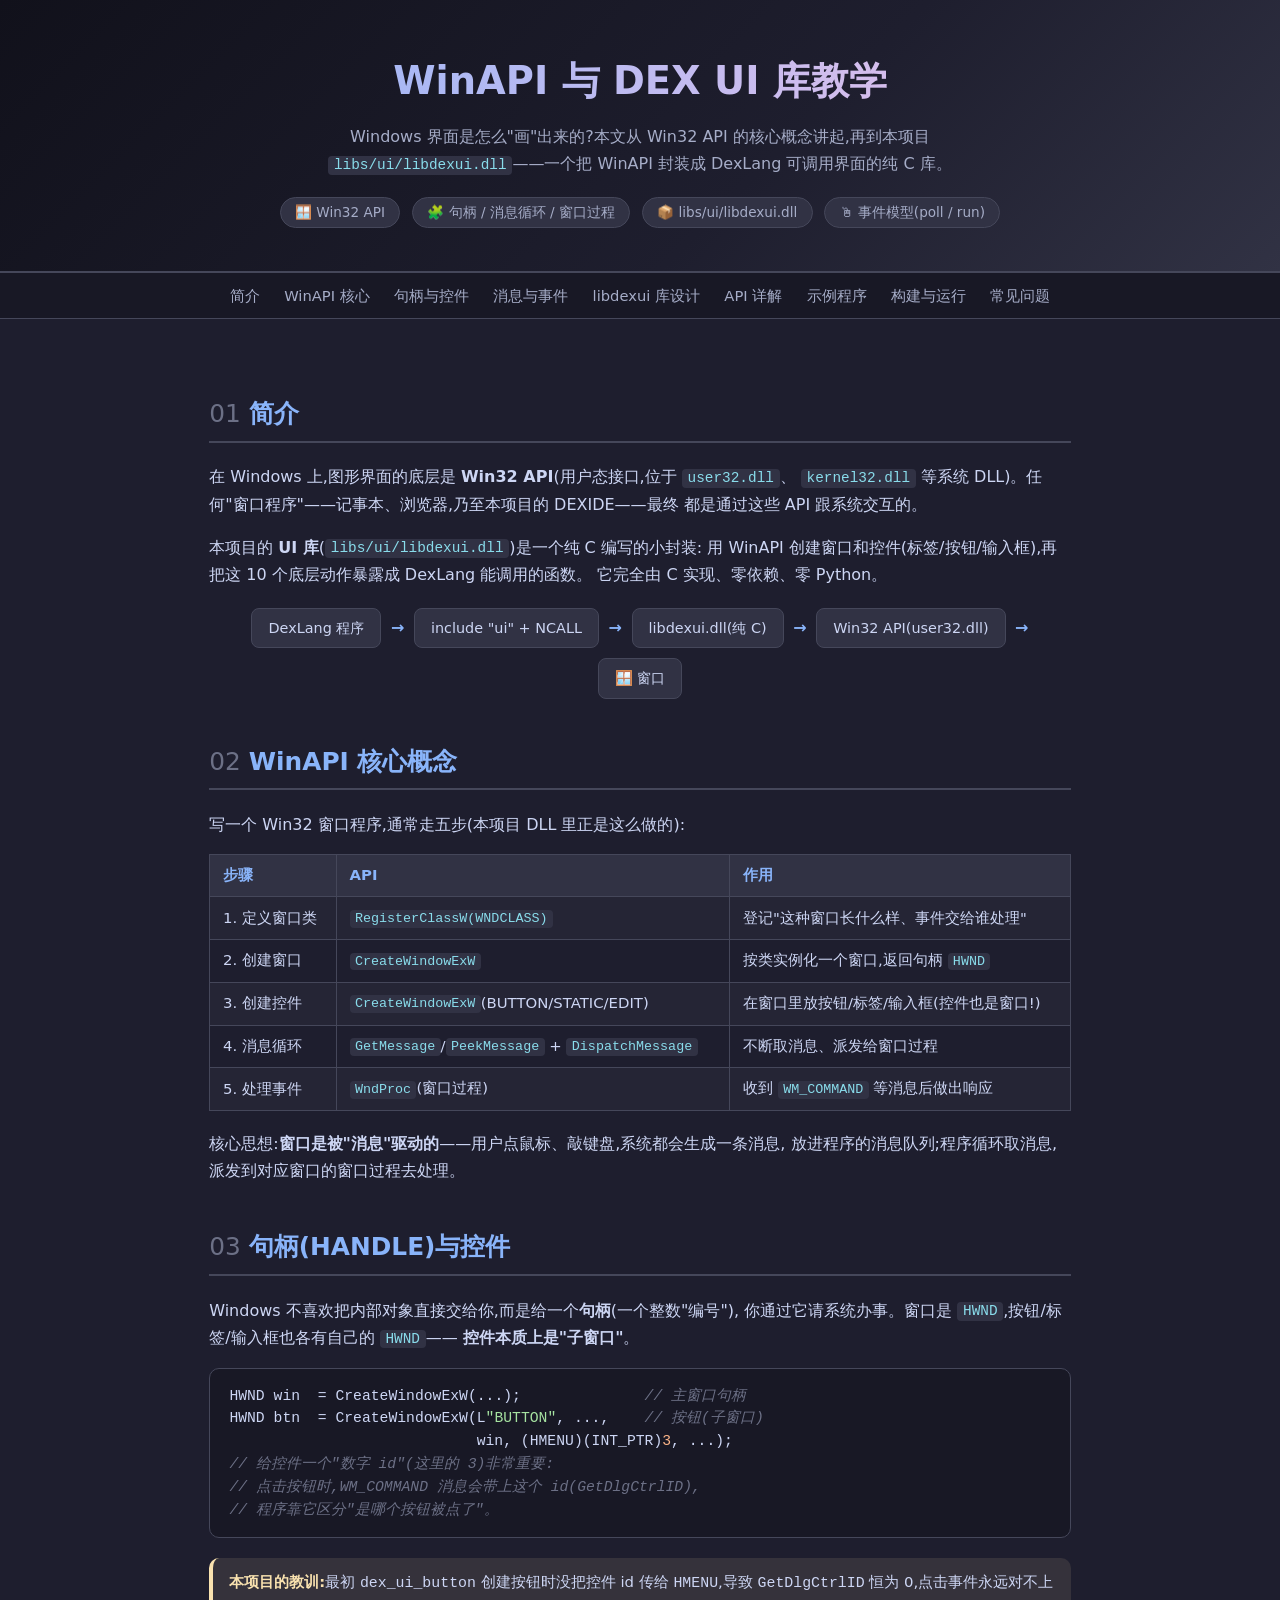
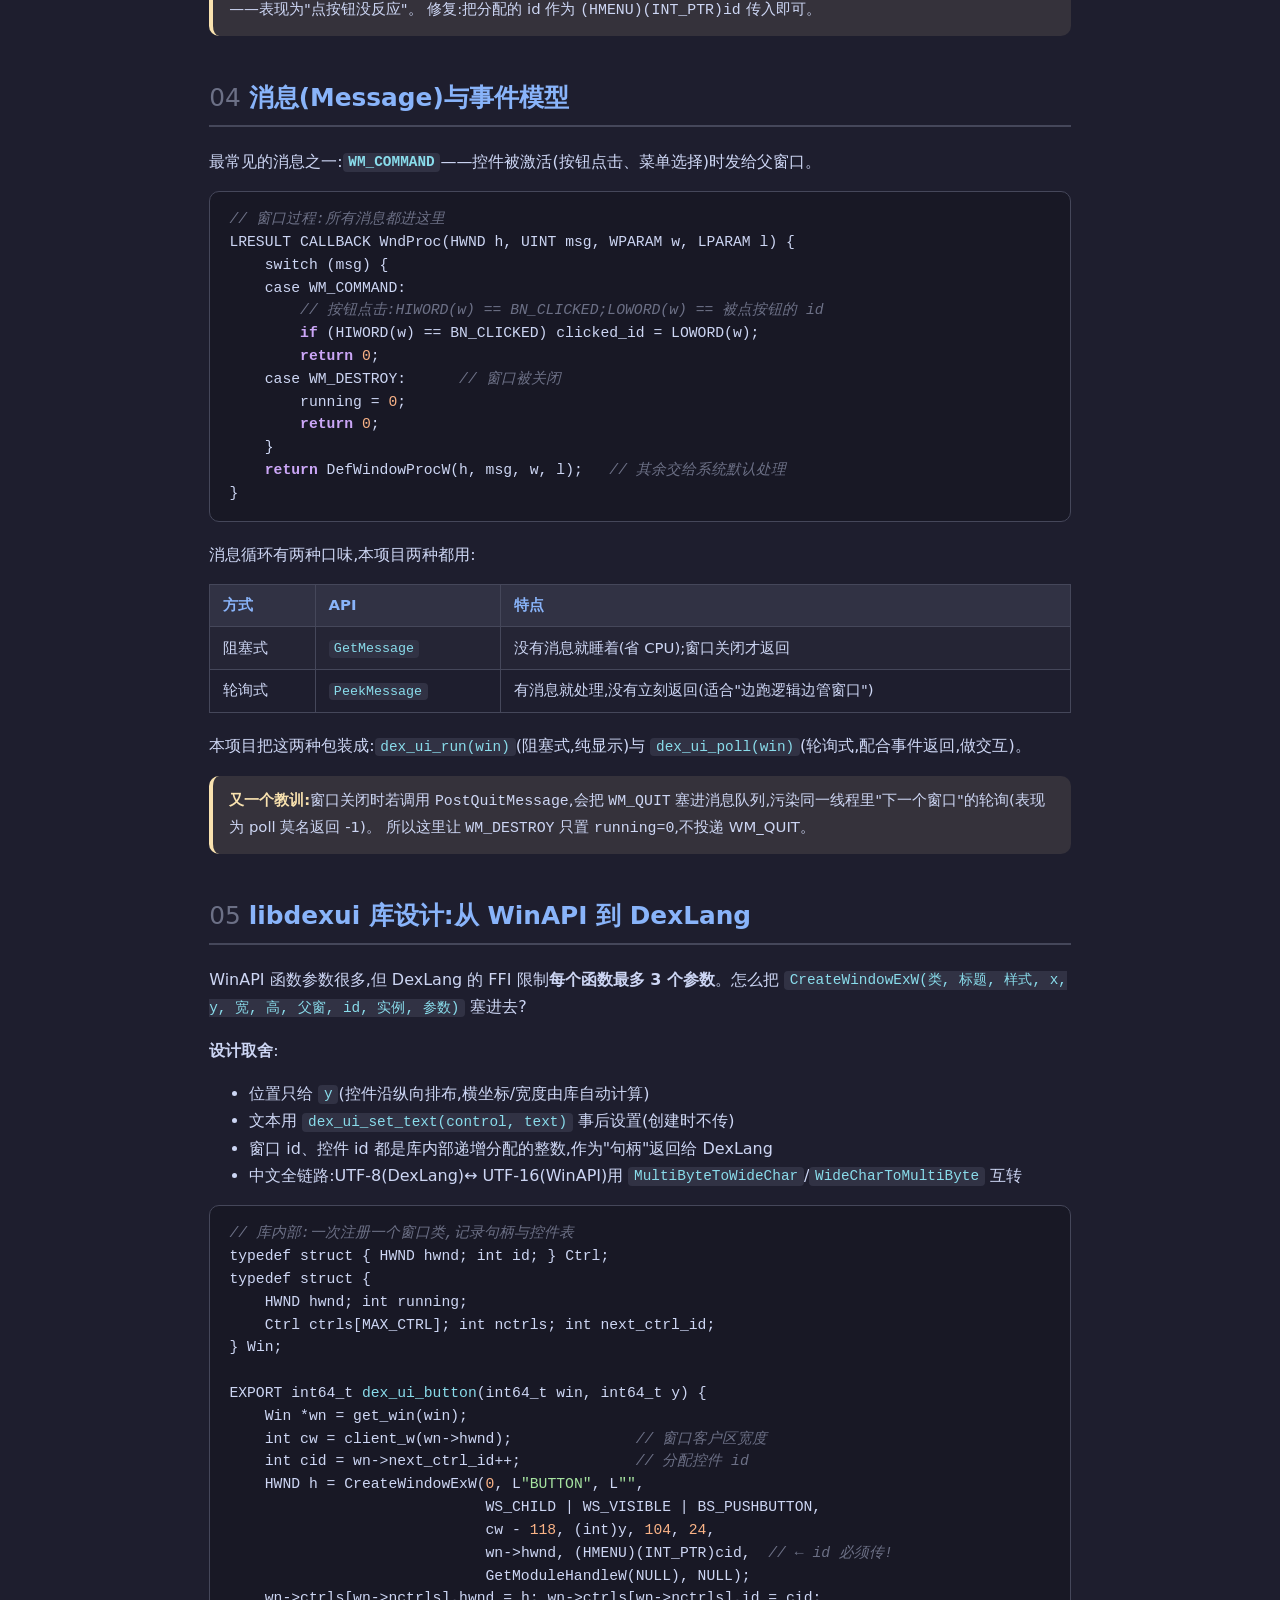
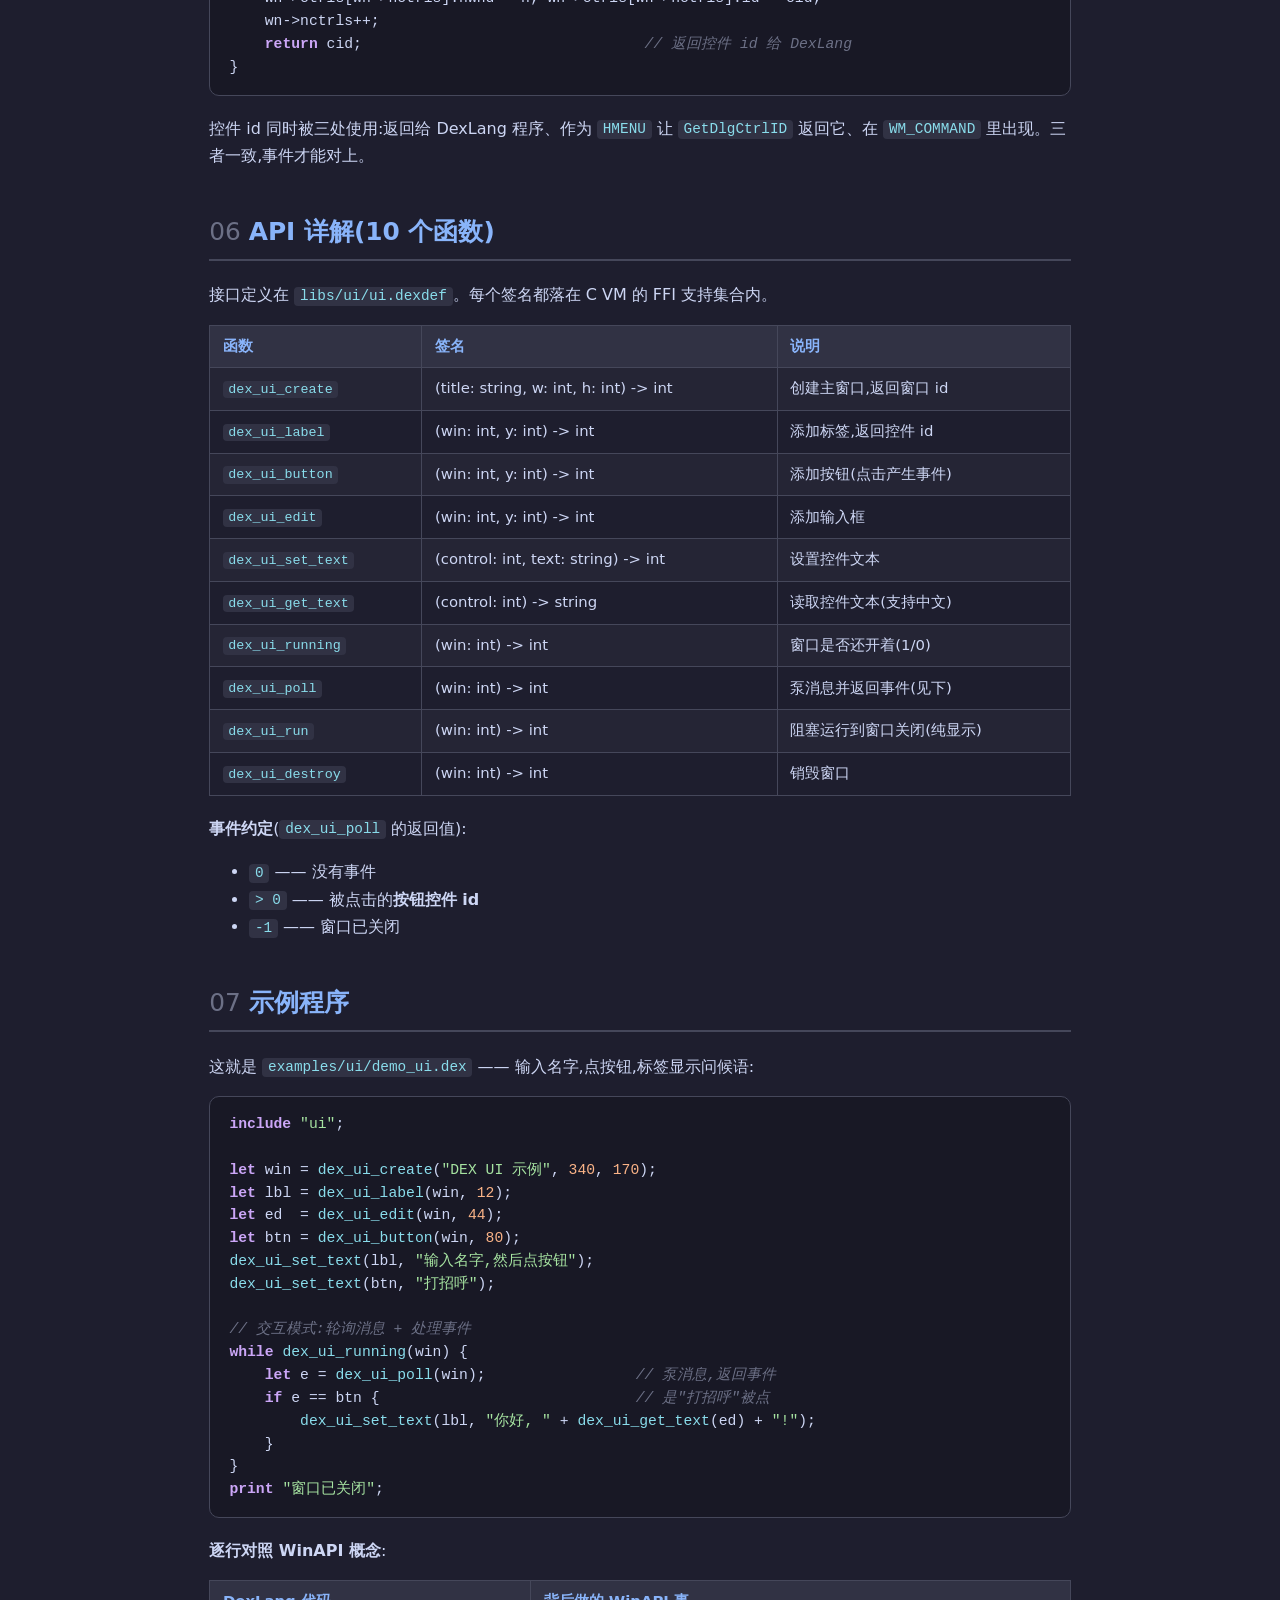
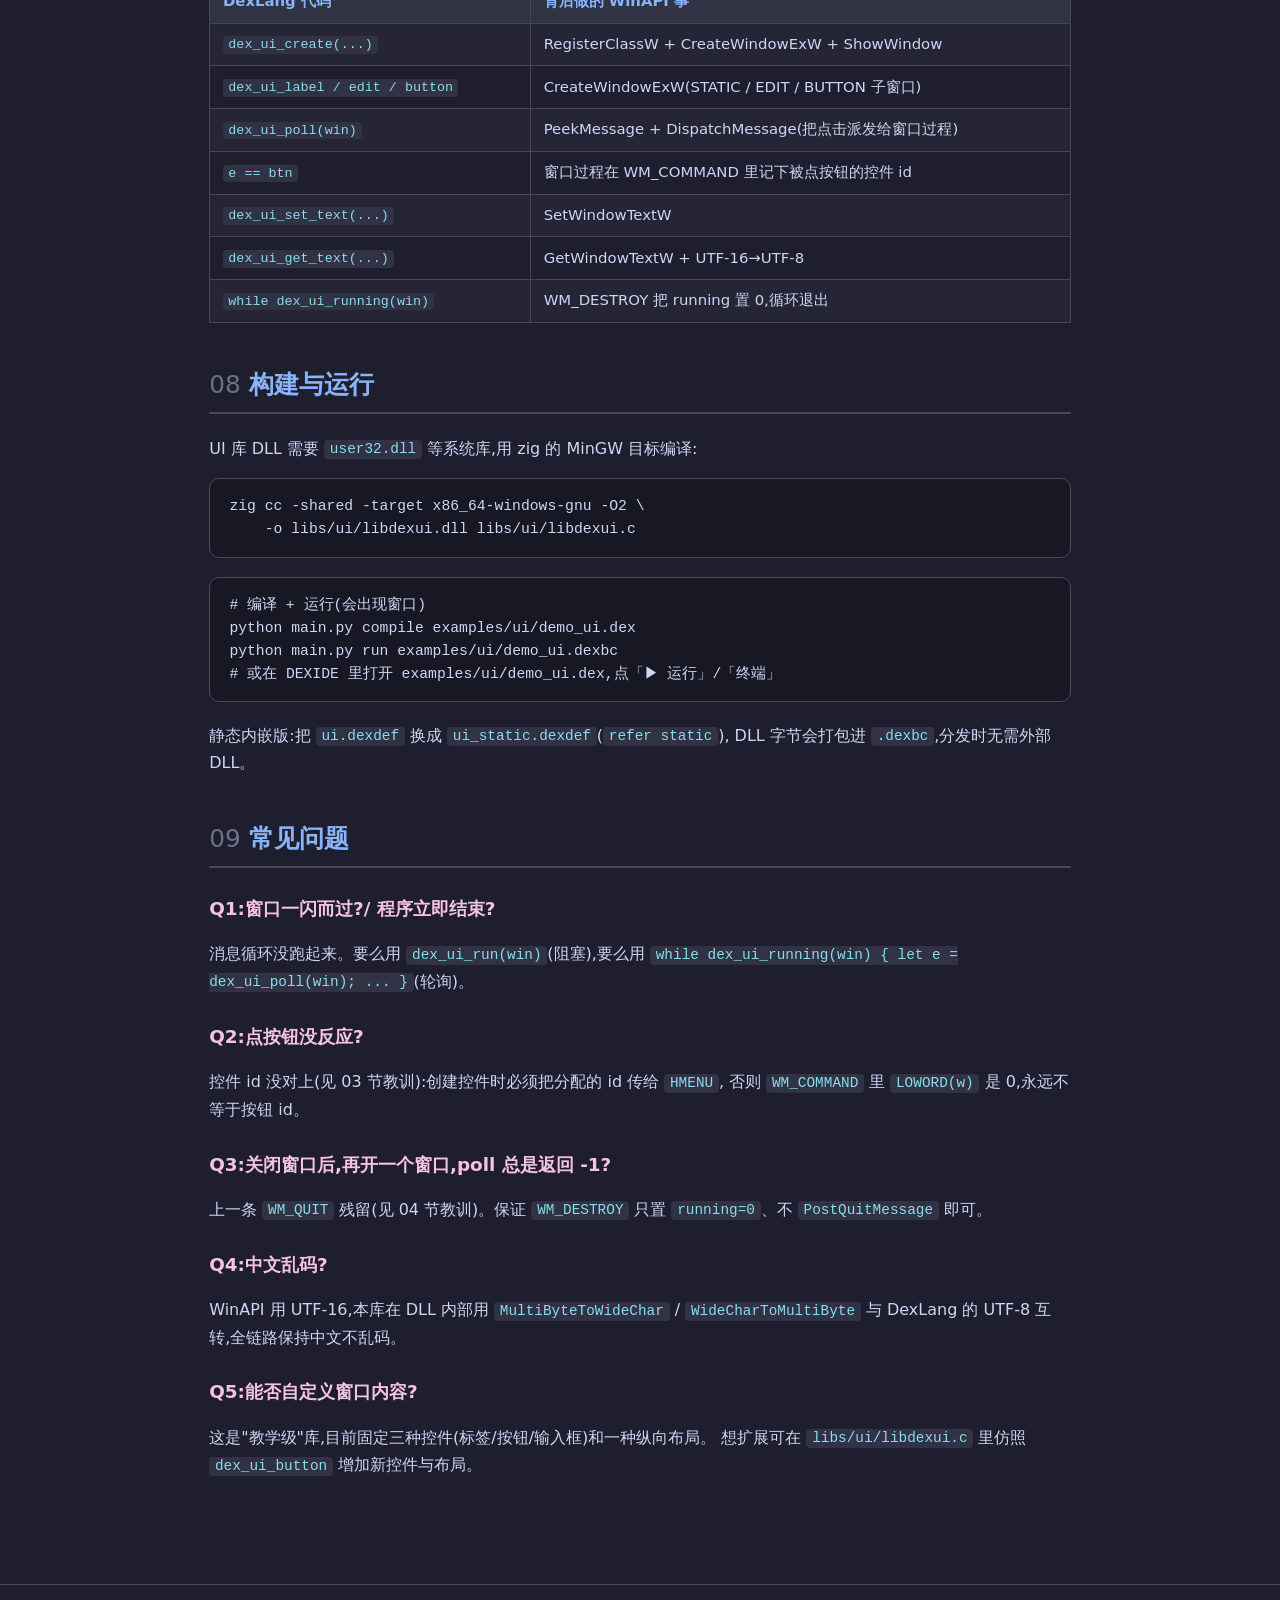
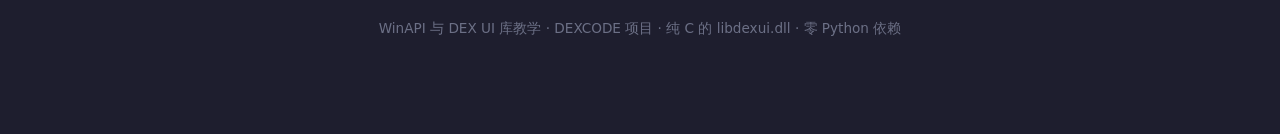
<file: docs/ui_guide.html>
<!DOCTYPE html>
<html lang="zh-CN">
<head>
<meta charset="UTF-8">
<meta name="viewport" content="width=device-width, initial-scale=1.0">
<title>WinAPI 与 DEX UI 库教学</title>
<style>
  :root {
    --bg: #1e1e2e; --bg2: #181825; --bg3: #313244; --bg4: #45475a;
    --text: #cdd6f4; --sub: #a6adc8; --dim: #6c7086;
    --accent: #89b4fa; --accent2: #f5c2e7;
    --kw: #cba6f7; --str: #a6e3a1; --num: #fab387;
    --com: #6c7086; --nat: #89dceb; --warn: #f9e2af;
  }
  * { box-sizing: border-box; }
  html { scroll-behavior: smooth; }
  body { margin: 0; background: var(--bg); color: var(--text);
    font-family: "Segoe UI", "Microsoft YaHei", system-ui, sans-serif; line-height: 1.7; }
  header { background: linear-gradient(135deg,#11111b,#1e1e2e 60%,#313244);
    border-bottom: 2px solid var(--bg4); padding: 3rem 1.5rem 2.5rem; text-align: center; }
  header h1 { margin: 0; font-size: 2.4rem;
    background: linear-gradient(90deg,var(--accent),var(--accent2));
    -webkit-background-clip: text; background-clip: text; color: transparent; }
  header p { color: var(--sub); margin: .6rem auto 0; max-width: 740px; }
  .badges { margin-top: 1rem; }
  .badge { display: inline-block; background: var(--bg3); color: var(--sub);
    border: 1px solid var(--bg4); border-radius: 999px; padding: .2rem .9rem;
    margin: .2rem; font-size: .85rem; }
  nav { position: sticky; top: 0; z-index: 10; background: rgba(24,24,37,.92);
    backdrop-filter: blur(6px); border-bottom: 1px solid var(--bg4);
    padding: .55rem 1rem; text-align: center; overflow-x: auto; white-space: nowrap; }
  nav a { color: var(--sub); text-decoration: none; margin: 0 .6rem; font-size: .92rem; }
  nav a:hover { color: var(--accent); }
  main { max-width: 900px; margin: 0 auto; padding: 2rem 1.2rem 4rem; }
  section { margin: 2.6rem 0; }
  h2 { font-size: 1.55rem; color: var(--accent); border-bottom: 2px solid var(--bg4);
    padding-bottom: .35rem; margin-top: 0; }
  h2 .n { color: var(--dim); margin-right: .5rem; font-weight: 400; }
  h3 { font-size: 1.15rem; color: var(--accent2); margin: 1.6rem 0 .5rem; }
  p, li { color: var(--text); }
  a { color: var(--accent); }
  code { font-family: "Cascadia Code", Consolas, "Courier New", monospace; }
  p code, li code, td code { background: var(--bg3); color: var(--nat);
    border-radius: 4px; padding: .1em .4em; font-size: .9em; }
  pre { background: var(--bg2); border: 1px solid var(--bg4); border-radius: 10px;
    padding: 1rem 1.2rem; overflow-x: auto; line-height: 1.55; font-size: .92rem;
    margin: .7rem 0 1.2rem; }
  pre code { background: none; color: var(--text); padding: 0; }
  .c-com { color: var(--com); font-style: italic; }
  .c-str { color: var(--str); }
  .c-num { color: var(--num); }
  .c-kw  { color: var(--kw); font-weight: 600; }
  .c-nat { color: var(--nat); }
  .c-id  { color: var(--text); }
  table { width: 100%; border-collapse: collapse; margin: .8rem 0 1.2rem; font-size: .93rem; }
  th, td { border: 1px solid var(--bg4); padding: .5rem .8rem; text-align: left; }
  th { background: var(--bg3); color: var(--accent); }
  tr:nth-child(even) td { background: rgba(49,50,68,.35); }
  .tip, .warn { border-radius: 10px; padding: .8rem 1rem; margin: 1rem 0;
    font-size: .93rem; border-left: 4px solid; }
  .tip { background: rgba(137,180,250,.1); border-color: var(--accent); }
  .warn { background: rgba(249,226,175,.1); border-color: var(--warn); }
  .tip strong { color: var(--accent); }
  .warn strong { color: var(--warn); }
  .flow { display: flex; flex-wrap: wrap; align-items: center; gap: .6rem;
    justify-content: center; margin: 1.2rem 0; }
  .flow .step { background: var(--bg3); border: 1px solid var(--bg4);
    border-radius: 8px; padding: .45rem 1rem; font-size: .9rem; }
  .flow .arrow { color: var(--accent); font-weight: 700; }
  footer { text-align: center; color: var(--dim); padding: 2rem;
    border-top: 1px solid var(--bg4); font-size: .85rem; }
  @media (max-width: 640px) { header h1 { font-size: 1.8rem; } }
</style>
</head>
<body>

<header>
  <h1>WinAPI 与 DEX UI 库教学</h1>
  <p>Windows 界面是怎么"画"出来的?本文从 Win32 API 的核心概念讲起,再到本项目
  <code>libs/ui/libdexui.dll</code>——一个把 WinAPI 封装成 DexLang 可调用界面的纯 C 库。</p>
  <div class="badges">
    <span class="badge">🪟 Win32 API</span>
    <span class="badge">🧩 句柄 / 消息循环 / 窗口过程</span>
    <span class="badge">📦 libs/ui/libdexui.dll</span>
    <span class="badge">🖱 事件模型(poll / run)</span>
  </div>
</header>

<nav>
  <a href="#intro">简介</a>
  <a href="#winapi">WinAPI 核心</a>
  <a href="#handles">句柄与控件</a>
  <a href="#messages">消息与事件</a>
  <a href="#dll">libdexui 库设计</a>
  <a href="#api">API 详解</a>
  <a href="#demo">示例程序</a>
  <a href="#build">构建与运行</a>
  <a href="#faq">常见问题</a>
</nav>

<main>

<!-- ===================== 简介 ===================== -->
<section id="intro">
  <h2><span class="n">01</span>简介</h2>
  <p>在 Windows 上,图形界面的底层是 <strong>Win32 API</strong>(用户态接口,位于 <code>user32.dll</code>、
  <code>kernel32.dll</code> 等系统 DLL)。任何"窗口程序"——记事本、浏览器,乃至本项目的 DEXIDE——最终
  都是通过这些 API 跟系统交互的。</p>
  <p>本项目的 <strong>UI 库</strong>(<code>libs/ui/libdexui.dll</code>)是一个纯 C 编写的小封装:
  用 WinAPI 创建窗口和控件(标签/按钮/输入框),再把这 10 个底层动作暴露成 DexLang 能调用的函数。
  它完全由 C 实现、零依赖、零 Python。</p>
  <div class="flow">
    <span class="step">DexLang 程序</span><span class="arrow">→</span>
    <span class="step">include "ui" + NCALL</span><span class="arrow">→</span>
    <span class="step">libdexui.dll(纯 C)</span><span class="arrow">→</span>
    <span class="step">Win32 API(user32.dll)</span><span class="arrow">→</span>
    <span class="step">🪟 窗口</span>
  </div>
</section>

<!-- ===================== WinAPI 核心 ===================== -->
<section id="winapi">
  <h2><span class="n">02</span>WinAPI 核心概念</h2>
  <p>写一个 Win32 窗口程序,通常走五步(本项目 DLL 里正是这么做的):</p>
  <table>
    <tr><th>步骤</th><th>API</th><th>作用</th></tr>
    <tr><td>1. 定义窗口类</td><td><code>RegisterClassW(WNDCLASS)</code></td><td>登记"这种窗口长什么样、事件交给谁处理"</td></tr>
    <tr><td>2. 创建窗口</td><td><code>CreateWindowExW</code></td><td>按类实例化一个窗口,返回句柄 <code>HWND</code></td></tr>
    <tr><td>3. 创建控件</td><td><code>CreateWindowExW</code>(BUTTON/STATIC/EDIT)</td><td>在窗口里放按钮/标签/输入框(控件也是窗口!)</td></tr>
    <tr><td>4. 消息循环</td><td><code>GetMessage</code>/<code>PeekMessage</code> + <code>DispatchMessage</code></td><td>不断取消息、派发给窗口过程</td></tr>
    <tr><td>5. 处理事件</td><td><code>WndProc</code>(窗口过程)</td><td>收到 <code>WM_COMMAND</code> 等消息后做出响应</td></tr>
  </table>
  <p>核心思想:<strong>窗口是被"消息"驱动的</strong>——用户点鼠标、敲键盘,系统都会生成一条消息,
  放进程序的消息队列;程序循环取消息,派发到对应窗口的窗口过程去处理。</p>
</section>

<!-- ===================== 句柄 ===================== -->
<section id="handles">
  <h2><span class="n">03</span>句柄(HANDLE)与控件</h2>
  <p>Windows 不喜欢把内部对象直接交给你,而是给一个<strong>句柄</strong>(一个整数"编号"),
  你通过它请系统办事。窗口是 <code>HWND</code>,按钮/标签/输入框也各有自己的 <code>HWND</code>——
  <strong>控件本质上是"子窗口"</strong>。</p>
  <pre><code class="lang-c">HWND win  = CreateWindowExW(...);              // 主窗口句柄
HWND btn  = CreateWindowExW(L"BUTTON", ...,    // 按钮(子窗口)
                            win, (HMENU)(INT_PTR)3, ...);
// 给控件一个"数字 id"(这里的 3)非常重要:
// 点击按钮时,WM_COMMAND 消息会带上这个 id(GetDlgCtrlID),
// 程序靠它区分"是哪个按钮被点了"。</code></pre>
  <div class="warn"><strong>本项目的教训:</strong>最初 <code>dex_ui_button</code> 创建按钮时没把控件 id 传给
  <code>HMENU</code>,导致 <code>GetDlgCtrlID</code> 恒为 0,点击事件永远对不上——表现为"点按钮没反应"。
  修复:把分配的 id 作为 <code>(HMENU)(INT_PTR)id</code> 传入即可。</div>
</section>

<!-- ===================== 消息与事件 ===================== -->
<section id="messages">
  <h2><span class="n">04</span>消息(Message)与事件模型</h2>
  <p>最常见的消息之一:<strong><code>WM_COMMAND</code></strong>——控件被激活(按钮点击、菜单选择)时发给父窗口。</p>
  <pre><code class="lang-c">// 窗口过程:所有消息都进这里
LRESULT CALLBACK WndProc(HWND h, UINT msg, WPARAM w, LPARAM l) {
    switch (msg) {
    case WM_COMMAND:
        // 按钮点击:HIWORD(w) == BN_CLICKED;LOWORD(w) == 被点按钮的 id
        if (HIWORD(w) == BN_CLICKED) clicked_id = LOWORD(w);
        return 0;
    case WM_DESTROY:      // 窗口被关闭
        running = 0;
        return 0;
    }
    return DefWindowProcW(h, msg, w, l);   // 其余交给系统默认处理
}</code></pre>
  <p>消息循环有两种口味,本项目两种都用:</p>
  <table>
    <tr><th>方式</th><th>API</th><th>特点</th></tr>
    <tr><td>阻塞式</td><td><code>GetMessage</code></td><td>没有消息就睡着(省 CPU);窗口关闭才返回</td></tr>
    <tr><td>轮询式</td><td><code>PeekMessage</code></td><td>有消息就处理,没有立刻返回(适合"边跑逻辑边管窗口")</td></tr>
  </table>
  <p>本项目把这两种包装成:<code>dex_ui_run(win)</code>(阻塞式,纯显示)与
  <code>dex_ui_poll(win)</code>(轮询式,配合事件返回,做交互)。</p>
  <div class="warn"><strong>又一个教训:</strong>窗口关闭时若调用 <code>PostQuitMessage</code>,会把
  <code>WM_QUIT</code> 塞进消息队列,污染同一线程里"下一个窗口"的轮询(表现为 poll 莫名返回 -1)。
  所以这里让 <code>WM_DESTROY</code> 只置 <code>running=0</code>,不投递 WM_QUIT。</div>
</section>

<!-- ===================== DLL 库设计 ===================== -->
<section id="dll">
  <h2><span class="n">05</span>libdexui 库设计:从 WinAPI 到 DexLang</h2>
  <p>WinAPI 函数参数很多,但 DexLang 的 FFI 限制<strong>每个函数最多 3 个参数</strong>。怎么把
  <code>CreateWindowExW(类, 标题, 样式, x, y, 宽, 高, 父窗, id, 实例, 参数)</code> 塞进去?</p>
  <p><strong>设计取舍</strong>:</p>
  <ul>
    <li>位置只给 <code>y</code>(控件沿纵向排布,横坐标/宽度由库自动计算)</li>
    <li>文本用 <code>dex_ui_set_text(control, text)</code> 事后设置(创建时不传)</li>
    <li>窗口 id、控件 id 都是库内部递增分配的整数,作为"句柄"返回给 DexLang</li>
    <li>中文全链路:UTF-8(DexLang)↔ UTF-16(WinAPI)用
      <code>MultiByteToWideChar</code>/<code>WideCharToMultiByte</code> 互转</li>
  </ul>
  <pre><code class="lang-c">// 库内部:一次注册一个窗口类,记录句柄与控件表
typedef struct { HWND hwnd; int id; } Ctrl;
typedef struct {
    HWND hwnd; int running;
    Ctrl ctrls[MAX_CTRL]; int nctrls; int next_ctrl_id;
} Win;

EXPORT int64_t dex_ui_button(int64_t win, int64_t y) {
    Win *wn = get_win(win);
    int cw = client_w(wn->hwnd);              // 窗口客户区宽度
    int cid = wn->next_ctrl_id++;             // 分配控件 id
    HWND h = CreateWindowExW(0, L"BUTTON", L"",
                             WS_CHILD | WS_VISIBLE | BS_PUSHBUTTON,
                             cw - 118, (int)y, 104, 24,
                             wn->hwnd, (HMENU)(INT_PTR)cid,  // ← id 必须传!
                             GetModuleHandleW(NULL), NULL);
    wn->ctrls[wn->nctrls].hwnd = h; wn->ctrls[wn->nctrls].id = cid;
    wn->nctrls++;
    return cid;                                // 返回控件 id 给 DexLang
}</code></pre>
  <p>控件 id 同时被三处使用:返回给 DexLang 程序、作为 <code>HMENU</code> 让 <code>GetDlgCtrlID</code>
  返回它、在 <code>WM_COMMAND</code> 里出现。三者一致,事件才能对上。</p>
</section>

<!-- ===================== API ===================== -->
<section id="api">
  <h2><span class="n">06</span>API 详解(10 个函数)</h2>
  <p>接口定义在 <code>libs/ui/ui.dexdef</code>。每个签名都落在 C VM 的 FFI 支持集合内。</p>
  <table>
    <tr><th>函数</th><th>签名</th><th>说明</th></tr>
    <tr><td><code>dex_ui_create</code></td><td>(title: string, w: int, h: int) -&gt; int</td><td>创建主窗口,返回窗口 id</td></tr>
    <tr><td><code>dex_ui_label</code></td><td>(win: int, y: int) -&gt; int</td><td>添加标签,返回控件 id</td></tr>
    <tr><td><code>dex_ui_button</code></td><td>(win: int, y: int) -&gt; int</td><td>添加按钮(点击产生事件)</td></tr>
    <tr><td><code>dex_ui_edit</code></td><td>(win: int, y: int) -&gt; int</td><td>添加输入框</td></tr>
    <tr><td><code>dex_ui_set_text</code></td><td>(control: int, text: string) -&gt; int</td><td>设置控件文本</td></tr>
    <tr><td><code>dex_ui_get_text</code></td><td>(control: int) -&gt; string</td><td>读取控件文本(支持中文)</td></tr>
    <tr><td><code>dex_ui_running</code></td><td>(win: int) -&gt; int</td><td>窗口是否还开着(1/0)</td></tr>
    <tr><td><code>dex_ui_poll</code></td><td>(win: int) -&gt; int</td><td>泵消息并返回事件(见下)</td></tr>
    <tr><td><code>dex_ui_run</code></td><td>(win: int) -&gt; int</td><td>阻塞运行到窗口关闭(纯显示)</td></tr>
    <tr><td><code>dex_ui_destroy</code></td><td>(win: int) -&gt; int</td><td>销毁窗口</td></tr>
  </table>
  <p><strong>事件约定</strong>(<code>dex_ui_poll</code> 的返回值):</p>
  <ul>
    <li><code>0</code> —— 没有事件</li>
    <li><code>&gt; 0</code> —— 被点击的<strong>按钮控件 id</strong></li>
    <li><code>-1</code> —— 窗口已关闭</li>
  </ul>
</section>

<!-- ===================== 示例 ===================== -->
<section id="demo">
  <h2><span class="n">07</span>示例程序</h2>
  <p>这就是 <code>examples/ui/demo_ui.dex</code> —— 输入名字,点按钮,标签显示问候语:</p>
  <pre><code class="lang-dex">include "ui";

let win = dex_ui_create("DEX UI 示例", 340, 170);
let lbl = dex_ui_label(win, 12);
let ed  = dex_ui_edit(win, 44);
let btn = dex_ui_button(win, 80);
dex_ui_set_text(lbl, "输入名字,然后点按钮");
dex_ui_set_text(btn, "打招呼");

// 交互模式:轮询消息 + 处理事件
while dex_ui_running(win) {
    let e = dex_ui_poll(win);                 // 泵消息,返回事件
    if e == btn {                             // 是"打招呼"被点
        dex_ui_set_text(lbl, "你好, " + dex_ui_get_text(ed) + "!");
    }
}
print "窗口已关闭";
</code></pre>
  <p><strong>逐行对照 WinAPI 概念</strong>:</p>
  <table>
    <tr><th>DexLang 代码</th><th>背后做的 WinAPI 事</th></tr>
    <tr><td><code>dex_ui_create(...)</code></td><td>RegisterClassW + CreateWindowExW + ShowWindow</td></tr>
    <tr><td><code>dex_ui_label / edit / button</code></td><td>CreateWindowExW(STATIC / EDIT / BUTTON 子窗口)</td></tr>
    <tr><td><code>dex_ui_poll(win)</code></td><td>PeekMessage + DispatchMessage(把点击派发给窗口过程)</td></tr>
    <tr><td><code>e == btn</code></td><td>窗口过程在 WM_COMMAND 里记下被点按钮的控件 id</td></tr>
    <tr><td><code>dex_ui_set_text(...)</code></td><td>SetWindowTextW</td></tr>
    <tr><td><code>dex_ui_get_text(...)</code></td><td>GetWindowTextW + UTF-16→UTF-8</td></tr>
    <tr><td><code>while dex_ui_running(win)</code></td><td>WM_DESTROY 把 running 置 0,循环退出</td></tr>
  </table>
</section>

<!-- ===================== 构建运行 ===================== -->
<section id="build">
  <h2><span class="n">08</span>构建与运行</h2>
  <p>UI 库 DLL 需要 <code>user32.dll</code> 等系统库,用 zig 的 MinGW 目标编译:</p>
  <pre><code class="lang-sh">zig cc -shared -target x86_64-windows-gnu -O2 \
    -o libs/ui/libdexui.dll libs/ui/libdexui.c</code></pre>
  <pre><code class="lang-dex"># 编译 + 运行(会出现窗口)
python main.py compile examples/ui/demo_ui.dex
python main.py run examples/ui/demo_ui.dexbc
# 或在 DEXIDE 里打开 examples/ui/demo_ui.dex,点「▶ 运行」/「终端」</code></pre>
  <p>静态内嵌版:把 <code>ui.dexdef</code> 换成 <code>ui_static.dexdef</code>(<code>refer static</code>),
  DLL 字节会打包进 <code>.dexbc</code>,分发时无需外部 DLL。</p>
</section>

<!-- ===================== FAQ ===================== -->
<section id="faq">
  <h2><span class="n">09</span>常见问题</h2>
  <h3>Q1:窗口一闪而过?/ 程序立即结束?</h3>
  <p>消息循环没跑起来。要么用 <code>dex_ui_run(win)</code>(阻塞),要么用
  <code>while dex_ui_running(win) { let e = dex_ui_poll(win); ... }</code>(轮询)。</p>
  <h3>Q2:点按钮没反应?</h3>
  <p>控件 id 没对上(见 03 节教训):创建控件时必须把分配的 id 传给 <code>HMENU</code>,
  否则 <code>WM_COMMAND</code> 里 <code>LOWORD(w)</code> 是 0,永远不等于按钮 id。</p>
  <h3>Q3:关闭窗口后,再开一个窗口,poll 总是返回 -1?</h3>
  <p>上一条 <code>WM_QUIT</code> 残留(见 04 节教训)。保证 <code>WM_DESTROY</code> 只置
  <code>running=0</code>、不 <code>PostQuitMessage</code> 即可。</p>
  <h3>Q4:中文乱码?</h3>
  <p>WinAPI 用 UTF-16,本库在 DLL 内部用 <code>MultiByteToWideChar</code> / <code>WideCharToMultiByte</code>
  与 DexLang 的 UTF-8 互转,全链路保持中文不乱码。</p>
  <h3>Q5:能否自定义窗口内容?</h3>
  <p>这是"教学级"库,目前固定三种控件(标签/按钮/输入框)和一种纵向布局。
  想扩展可在 <code>libs/ui/libdexui.c</code> 里仿照 <code>dex_ui_button</code> 增加新控件与布局。</p>
</section>

</main>

<footer>
  WinAPI 与 DEX UI 库教学 · DEXCODE 项目 · 纯 C 的 libdexui.dll · 零 Python 依赖
</footer>

<script>
  function esc(s) {
    return s.replace(/&/g, "&amp;").replace(/</g, "&lt;").replace(/>/g, "&gt;");
  }
  const KW = new Set(["let","if","else","while","func","return","print",
                      "true","false","include","refer","extern"]);
  function hl(code) {
    const re = /(\/\/[^\n]*)|("(?:[^"\\\n]|\\.)*")|(\b\d+(?:\.\d+)?\b)|([A-Za-z_][A-Za-z0-9_]*)|(\s+)|(.)/g;
    let out = "", m;
    while ((m = re.exec(code))) {
      if (m[1] !== undefined)      out += '<span class="c-com">' + esc(m[1]) + '</span>';
      else if (m[2] !== undefined) out += '<span class="c-str">' + esc(m[2]) + '</span>';
      else if (m[3] !== undefined) out += '<span class="c-num">' + esc(m[3]) + '</span>';
      else if (m[4] !== undefined) {
        if (KW.has(m[4]))          out += '<span class="c-kw">' + m[4] + '</span>';
        else if (m[4].indexOf("dex_") === 0) out += '<span class="c-nat">' + m[4] + '</span>';
        else                       out += '<span class="c-id">' + m[4] + '</span>';
      }
      else if (m[5] !== undefined) out += esc(m[5]);
      else                         out += esc(m[6]);
    }
    return out;
  }
  document.addEventListener("DOMContentLoaded", function () {
    document.querySelectorAll("code.lang-dex, code.lang-c, code.lang-sh").forEach(function (el) {
      el.innerHTML = hl(el.textContent);
    });
  });
</script>
</body>
</html>
</file>
<file: dexstudio/web/style.css>
/* DexStudio 前端样式。深色、紧凑、信息密度优先 —— 工具型界面。
   三栏:层级 / 视口 / 属性。视口占满中间那一栏,画布按容器尺寸自适应。 */
:root {
  --bg: #1e1e2e;
  --bg2: #252537;
  --bg3: #2d2d44;
  --bg4: #343454;
  --fg: #e4e4ef;
  --fg-dim: #a6adc8;
  --accent: #89b4fa;
  --accent2: #f9e2af;
  --ok: #a6e3a1;
  --warn: #f9e2af;
  --err: #f38ba8;
  --border: #3b3b58;
}
* { box-sizing: border-box; }
/* `hidden` 属性必须真的隐藏。
 * 这一行是**必须的**:下面 .recover{display:flex} / .row{display:flex} 之类的作者样式
 * 会盖掉浏览器默认样式里的 [hidden]{display:none},于是"设了 hidden 的元素照样显示"
 * (实测:恢复提示条、橡皮选项、改名行在没选中实体时全都露着)。 */
[hidden] { display: none !important; }
html, body { height: 100%; margin: 0; }
body {
  background: var(--bg);
  color: var(--fg);
  font: 13px/1.5 "Microsoft YaHei UI", "Segoe UI", system-ui, sans-serif;
  display: flex; flex-direction: column; overflow: hidden;
}
button {
  background: var(--bg3); color: var(--fg);
  border: 1px solid var(--border); border-radius: 5px;
  padding: 4px 10px; cursor: pointer; font-size: 12px;
}
button:hover { border-color: var(--accent); color: var(--accent); }
button:disabled { opacity: .45; cursor: default; }
button.on { background: var(--accent); color: #16162a; border-color: var(--accent); }
button.link {
  background: none; border: none; color: var(--fg-dim);
  padding: 0 4px; font-size: 11px; text-decoration: underline;
}
button.link:hover { color: var(--accent); }
input, select {
  background: var(--bg); color: var(--fg);
  border: 1px solid var(--border); border-radius: 5px; padding: 3px 6px;
  font-size: 12px; font-family: inherit;
}
input.wide { width: 100%; margin-bottom: 6px; }
input.tiny, select.tiny { width: 54px; }

/* ---------- 模式切换(场景 / 逻辑图) ---------- */
.modes { display: flex; gap: 4px; margin-left: 8px; }
.modes .tab { padding: 3px 12px; }
.modes #mode-blocks, .modes #mode-code,
.blocks-only, .code-only { display: none !important; }
.graph-only { display: none; }
body.mode-graph .scene-only { display: none; }
body.mode-graph .graph-only { display: flex; }
body.mode-graph section.graph-only { display: block; }
body.mode-graph section.grow.graph-only { display: flex; }

.graph-bar {
  flex-wrap: nowrap; overflow-x: auto; overflow-y: hidden;
  display: flex; align-items: center; gap: 8px; padding: 5px 8px;
  background: var(--bg2); border-bottom: 1px solid var(--border);
  flex: none; flex-wrap: wrap;
}
.graph-bar .sep { width: 1px; height: 18px; background: var(--border); }
.graph-bar .group { display: flex; align-items: center; gap: 4px; }
.graph-bar .viewinfo { margin-left: auto; color: var(--fg-dim); font-size: 11px; }
.graph-wrap { flex: 1; min-height: 0; position: relative; background: #161622; overflow: hidden; }
#graph { position: absolute; inset: 0; width: 100%; height: 100%; display: block; cursor: default; }
.palette { overflow-y: auto; flex: 1; min-height: 60px; }
.palette .cat {
  color: var(--fg-dim); font-size: 11px; margin: 6px 0 3px;
  border-bottom: 1px solid var(--border); padding-bottom: 2px;
}
.palette .nodebtn {
  display: block; width: 100%; text-align: left; margin-bottom: 3px;
  padding: 3px 8px; font-size: 12px;
}

/* ---------- 顶栏 ---------- */
/* 工具栏**不换行**:窗口一窄(比如 150% 缩放下的 960×600),换行会把顶栏撑成好几行,
 * 把中间的画布挤成 0 高度 —— 实测就是这样(视口/逻辑图/代码全变 0×0)。
 * 放不下就横向滚动,画布的高度永远稳定。 */
.topbar {
  display: flex; align-items: center; gap: 12px;
  padding: 6px 12px; background: var(--bg2);
  border-bottom: 1px solid var(--border); flex: none;
  flex-wrap: nowrap; overflow-x: auto; overflow-y: hidden;
}
.brand { font-weight: 600; letter-spacing: .3px; white-space: nowrap; }
.brand .ver { color: var(--fg-dim); font-weight: 400; font-size: 12px; }
.top-actions { display: flex; gap: 6px; align-items: center; flex-wrap: wrap; }
.top-actions .sep { width: 1px; height: 18px; background: var(--border); }
.status { margin-left: auto; color: var(--fg-dim); font-size: 12px; white-space: nowrap; }
.status.ok { color: var(--ok); }
.status.err { color: var(--err); }

/* ---------- 三栏 ---------- */
main {
  flex: 1; display: grid; grid-template-columns: 250px minmax(0, 1fr) 320px;
  min-height: 0;
}
aside, .center { min-height: 0; display: flex; flex-direction: column; }
.left, .right { background: var(--bg2); overflow: hidden; }
.left { border-right: 1px solid var(--border); }
.right { border-left: 1px solid var(--border); overflow-y: auto; }
section { padding: 8px 10px; border-bottom: 1px solid rgba(255,255,255,.05); }
section.grow { flex: 1; min-height: 0; display: flex; flex-direction: column; }
h2 {
  font-size: 12px; color: var(--fg-dim); margin: 0 0 6px;
  font-weight: 600; letter-spacing: .2px; display: flex; align-items: center; gap: 6px;
}
h2 .mini { margin-left: auto; }
.row { display: flex; gap: 6px; margin-bottom: 6px; align-items: center; flex-wrap: wrap; }
.hint { color: var(--fg-dim); font-size: 11px; margin: 4px 0; word-break: break-all; }
.count { color: var(--accent); font-weight: 400; }
.chk { color: var(--fg-dim); font-size: 11.5px; display: inline-flex; align-items: center; gap: 3px; }

/* ---------- 层级树 ---------- */
ul.tree { list-style: none; margin: 0; padding: 0; overflow-y: auto; flex: 1; min-height: 40px; }
ul.tree li {
  padding: 3px 6px; border-radius: 5px; cursor: pointer;
  display: flex; justify-content: space-between; gap: 8px; align-items: center;
  font-size: 12.5px;
}
ul.tree li:hover { background: var(--bg3); }
ul.tree li.sel { background: var(--accent); color: #16162a; }
ul.tree li.sel .meta { color: #2c2c46; }
ul.tree li .nm { overflow: hidden; text-overflow: ellipsis; white-space: nowrap; }
ul.tree li .meta { color: var(--fg-dim); font-size: 11px; white-space: nowrap; }
ul.tree li .dot { display: inline-block; width: 6px; height: 6px; border-radius: 3px;
                  background: var(--accent2); margin-right: 5px; vertical-align: middle; }
ul.tree li .dot.tilemap { background: #94e2d5; }
ul.tree li .dot.camera { background: #cba6f7; }
ul.tree li .dot.box { background: #fab387; }
ul.layers li { font-size: 12px; }
ul.layers li .meta { font-size: 11px; }

/* ---------- 视口 ---------- */
.center { padding: 0; overflow: hidden; }
.viewport-bar {
  flex-wrap: nowrap; overflow-x: auto; overflow-y: hidden;
  display: flex; align-items: center; gap: 8px; padding: 5px 8px;
  background: var(--bg2); border-bottom: 1px solid var(--border);
  flex: none; flex-wrap: wrap;
}
.viewport-bar .sep { width: 1px; height: 18px; background: var(--border); }
.viewport-bar .group { display: flex; align-items: center; gap: 4px; }
.viewport-bar .tab { padding: 3px 9px; }
.viewport-bar .viewinfo { margin-left: auto; color: var(--fg-dim); font-size: 11px; }
.viewport {
  flex: 1; min-height: 0; position: relative; background: #14141f;
  overflow: hidden;
}
#view { position: absolute; inset: 0; width: 100%; height: 100%; display: block;
        cursor: crosshair; }
.vp-hint {
  position: absolute; left: 50%; top: 50%; transform: translate(-50%, -50%);
  color: var(--fg-dim); font-size: 12px; pointer-events: none;
}

/* ---------- 输出面板 ---------- */
.panel.out { flex: none; height: 190px; display: flex; flex-direction: column;
             padding: 0; border-top: 1px solid var(--border); }
.tabs {
  display: flex; align-items: center; gap: 4px; padding: 4px 8px;
  background: var(--bg2); border-bottom: 1px solid var(--border); flex: none;
}
.tabs .tab { padding: 2px 8px; font-size: 11.5px; }
.tabs .mini { margin-left: auto; display: flex; gap: 6px; }
.log {
  flex: 1; overflow: auto; padding: 6px 10px;
  font-family: Consolas, "Cascadia Mono", monospace; font-size: 11.5px;
  white-space: pre-wrap;
}
.log .line { padding: 1px 0; }
.log .tx { color: var(--accent); }
.log .rx { color: var(--ok); }
.log .er { color: var(--err); }
.log .dim { color: var(--fg-dim); }
.log .warn { color: var(--warn); }
.selfcheck .pass { color: var(--ok); }
.selfcheck .fail { color: var(--err); }

/* ---------- 属性面板 ---------- */
.inspector { overflow-y: auto; flex: 1; min-height: 60px; }
.inspector .comp {
  background: var(--bg3); border-radius: 6px; padding: 6px 8px; margin-bottom: 8px;
}
.inspector .comp > .head {
  display: flex; align-items: center; gap: 6px; font-weight: 600;
  color: var(--accent); margin-bottom: 4px;
}
.inspector .comp > .head .mini { margin-left: auto; }
.inspector .field {
  display: grid; grid-template-columns: 92px minmax(0, 1fr); gap: 6px;
  align-items: center; padding: 1px 0;
}
.inspector .field label { color: var(--fg-dim); font-size: 11.5px;
  overflow: hidden; text-overflow: ellipsis; }
.inspector .field input { width: 100%; }
.inspector .field .rt { color: #6c7086; font-size: 10px; }
.inspector .field.err input { border-color: var(--err); }

/* ---------- 瓦片调色板 ---------- */
.palette-wrap {
  position: relative; max-height: 190px; overflow: auto; background: #14141f;
  border: 1px solid var(--border); border-radius: 6px; margin-bottom: 6px;
}
.palette-wrap img { display: block; image-rendering: pixelated; max-width: 100%; }
.palette-wrap .cells { position: absolute; inset: 0; }
.palette-wrap .cell { position: absolute; border: 1px solid rgba(255,255,255,.14); }
.palette-wrap .cell:hover { border-color: var(--accent); background: rgba(137,180,250,.18); }
.palette-wrap .cell.on { border-color: var(--accent2); background: rgba(249,226,175,.25); }

/* ---------- 代码页签(B5) ---------- */
.code-only { display: none; }
body.mode-code .scene-only,
body.mode-code .graph-only { display: none; }
body.mode-code .code-only { display: flex; }
.code-bar {
  flex-wrap: nowrap; overflow-x: auto; overflow-y: hidden;
  display: flex; align-items: center; gap: 8px; padding: 5px 8px;
  background: var(--bg2); border-bottom: 1px solid var(--border);
  flex: none; flex-wrap: wrap;
}
.code-bar .sep { width: 1px; height: 18px; background: var(--border); }
.code-bar .group { display: flex; align-items: center; gap: 4px; }
.code-bar .viewinfo { margin-left: auto; color: var(--fg-dim); font-size: 11px; }
.code-wrap { flex: 1; min-height: 0; overflow: auto; background: #16161f; }
pre.code {
  margin: 0; padding: 6px 0;
  font-family: Consolas, "Cascadia Mono", monospace; font-size: 12.5px;
  line-height: 1.5; white-space: pre; tab-size: 4;
}
pre.code .cl { display: block; padding: 0 12px 0 0; }
pre.code .cl:hover { background: rgba(137,180,250,.07); }
pre.code .ln {
  display: inline-block; width: 3.2em; text-align: right; padding-right: 10px;
  color: #585b70; user-select: none;
}
pre.code .cl.cline { background: rgba(243,139,168,.16); }
pre.code .cl.cline-warn { background: rgba(249,226,175,.14); }
pre.code .cl.flash { animation: codeflash .6s ease-in-out 2; }
@keyframes codeflash { 50% { background: rgba(137,180,250,.35); } }
.tok-cmt { color: #6c7086; font-style: italic; }
.tok-str { color: #a6e3a1; }
.tok-num { color: #fab387; }
.tok-kw  { color: #cba6f7; }
.tok-ty  { color: #f9e2af; }
.tok-fn  { color: #89b4fa; }
.tok-op  { color: #94e2d5; }
.tok-id  { color: var(--fg); }
.log.build { font-family: Consolas, monospace; }
.log.build .diag { padding: 2px 0; }
.log.build .diag.ok { color: var(--ok); }
.log.build .diag.err { color: var(--err); }
.log.build .diag.warn { color: var(--warn); }
.log.build .diag.jump { cursor: pointer; text-decoration: underline dotted; }
.log.build .diag.jump:hover { color: var(--accent); }
.log.build .raw { color: var(--fg-dim); white-space: pre-wrap; margin-top: 4px; }

/* ---------- 资源面板 + 恢复提示(B6) ---------- */
.reslist {
  display: grid; grid-template-columns: repeat(auto-fill, minmax(64px, 1fr));
  gap: 6px; overflow-y: auto; max-height: 190px; padding-top: 2px;
}
.reslist .res {
  background: #16161f; border: 1px solid var(--border); border-radius: 6px;
  padding: 4px; cursor: pointer; text-align: center; overflow: hidden;
}
.reslist .res:hover { border-color: var(--accent); }
.reslist .res.sel { border-color: var(--accent2); }
.reslist .res img { width: 100%; height: 48px; object-fit: contain;
                    image-rendering: pixelated; display: block; }
.reslist .res .nm { font-size: 10px; color: var(--fg-dim);
                    overflow: hidden; text-overflow: ellipsis; white-space: nowrap; }
.reslist .res .kb { font-size: 9.5px; color: #6c7086; }
.reslist .res.other img, .reslist .res.audio img { display: none; }
.reslist .res .ph { height: 48px; line-height: 48px; font-size: 18px; color: #6c7086; }
.recover {
  display: flex; align-items: center; gap: 10px; padding: 6px 12px;
  background: #4a3a1e; border-bottom: 1px solid var(--warn); color: var(--warn);
  font-size: 12.5px; flex: none;
}
.recover button { background: #5a4826; border-color: var(--warn); color: #ffe8c0; }

/* ---------- 本次修复新增的控件样式 ---------- */
select.tiny-wide { width: 130px; }
select.grow-sel { flex: 1; min-width: 0; }
button.primary { background: var(--accent); color: #16162a; border-color: var(--accent);
                 font-weight: 600; }
.inspector .field.readonly input, .inspector .field.readonly select {
  opacity: .6; cursor: not-allowed; }
.inspector .field .unit { color: #6c7086; font-size: 10px; margin-left: 4px; }
.inspector .field .ro { color: #6c7086; font-size: 10px; margin-left: 4px; }
.inspector .field.flags { align-items: start; }
.inspector .field .flagbox { display: flex; flex-wrap: wrap; gap: 8px; }
.inspector .comp.issue { outline: 1px solid var(--err); }
.batch-note { background: #2f3b5c; border-radius: 6px; padding: 5px 8px;
              margin-bottom: 8px; font-size: 11.5px; color: var(--fg-dim); }
ul.tree li .tw { color: #6c7086; font-size: 10px; margin-right: 3px; }
ul.tree li.drop { outline: 1px dashed var(--accent2); background: var(--bg3); }

/* 小对话框(替代 prompt/confirm:键盘输入只出现在"名字"上,且都有默认值) */
.modal { position: fixed; inset: 0; background: rgba(10,10,18,.6); display: flex;
         align-items: center; justify-content: center; z-index: 50; }
.modal-box { background: var(--bg2); border: 1px solid var(--border); border-radius: 10px;
             padding: 14px 16px; min-width: 360px; max-width: 560px;
             box-shadow: 0 12px 40px rgba(0,0,0,.45); }
.modal-box h3 { margin: 0 0 8px; font-size: 14px; }
.modal-actions { display: flex; justify-content: flex-end; gap: 8px; margin-top: 12px; }
.modal .field { display: grid; grid-template-columns: 110px minmax(0,1fr); gap: 8px;
                align-items: center; margin-bottom: 8px; }
.modal .field label { color: var(--fg-dim); font-size: 12px; }
.modal .field input, .modal .field select { width: 100%; }
.modal .choices { display: flex; flex-direction: column; gap: 4px; }
.modal .choices label { display: flex; gap: 6px; align-items: center; font-size: 12.5px; }

/* 一闪而过的提示(替代"点了没反应") */
.toast { position: fixed; right: 16px; bottom: 16px; z-index: 60; max-width: 460px;
         background: var(--bg3); border: 1px solid var(--border); border-left: 3px solid var(--accent);
         border-radius: 6px; padding: 8px 12px; font-size: 12.5px;
         box-shadow: 0 8px 24px rgba(0,0,0,.4); }
.toast.err { border-left-color: var(--err); }
.toast.warn { border-left-color: var(--warn); }
.toast.ok { border-left-color: var(--ok); }

/* 逻辑图上"有问题"的节点 */
.log.build .diag.issue { color: var(--err); cursor: pointer; }

/* ---------- 积木模式(B11):给零基础用户的 Scratch 式界面 ---------- */
.blocks-only { display: none; }
body.mode-blocks .scene-only { display: none; }
body.mode-blocks .blocks-only { display: flex; }
body.mode-blocks section.blocks-only { display: block; }
body.mode-blocks section.grow.blocks-only { display: flex; }
body.mode-blocks .blocks-bar {
  flex-wrap: nowrap; overflow-x: auto; overflow-y: hidden;
  display: flex; align-items: center; gap: 8px; padding: 5px 8px;
  background: var(--bg2); border-bottom: 1px solid var(--border);
  flex: none; flex-wrap: wrap;
}
.blocks-bar .sep { width: 1px; height: 18px; background: var(--border); }
.blocks-bar .group { display: flex; align-items: center; gap: 4px; }
.blocks-bar .viewinfo { margin-left: auto; color: var(--fg-dim); font-size: 11px; }
body.mode-blocks .blocks-wrap { flex: 1; min-height: 0; overflow: auto; background: #161622;
               padding: 12px; }
body.mode-blocks .blocks-code { flex: none; height: 170px; display: flex; flex-direction: column;
               border-top: 1px solid var(--border); background: #14141f; }
body.mode-blocks .blocks-code .tabs { background: var(--bg2); }
pre.code-small { flex: 1; margin: 0; overflow: auto; padding: 6px 10px;
                 font-family: Consolas, "Cascadia Mono", monospace; font-size: 11.5px;
                 color: var(--fg-dim); white-space: pre; }

/* 积木:圆角、按类分色(Scratch 的观感) */
#block-area .script { margin-bottom: 16px; }
#block-area .hat {
  display: flex; align-items: center; gap: 6px; width: fit-content;
  background: #d8a657; color: #241c0e; border-radius: 14px 14px 6px 6px;
  padding: 6px 10px; font-size: 13px; font-weight: 600; cursor: pointer;
  box-shadow: 0 2px 0 rgba(0,0,0,.35);
}
#block-area .hat.sel { outline: 2px solid #fff; }
#block-area .hat .hat-label { opacity: .7; }
#block-area .stack { display: flex; flex-direction: column; gap: 4px;
                     padding-left: 14px; border-left: 2px solid rgba(255,255,255,.06);
                     margin-left: 6px; min-height: 12px; }
#block-area .block {
  display: flex; align-items: center; gap: 6px; flex-wrap: wrap;
  width: fit-content; max-width: 100%;
  border-radius: 6px; padding: 5px 10px; font-size: 13px; cursor: pointer;
  color: #10121c; box-shadow: 0 2px 0 rgba(0,0,0,.35);
}
#block-area .block.cat-act { background: #6aa9f0; }
#block-area .block.cat-if { background: #9d7ff0; }
#block-area .block.sel { outline: 2px solid #fff; }
#block-area .block .blk-ops, #block-area .hat .blk-ops { margin-left: 8px; }
#block-area .blk-ops .link { color: rgba(0,0,0,.55); text-decoration: none;
                             font-size: 11px; padding: 0 2px; }
#block-area .blk-ops .link:hover { color: #000; }
#block-area .blk-slot {
  background: rgba(255,255,255,.92); color: #16162a; border: none;
  border-radius: 10px; padding: 1px 4px; font-size: 12.5px; max-width: 190px;
}
#block-area .blk-num {
  width: 64px; background: rgba(255,255,255,.92); color: #16162a;
  border: none; border-radius: 10px; padding: 1px 4px; font-size: 12.5px;
}
#block-area .if-body { width: 100%; border-left: 3px solid rgba(0,0,0,.25);
                       margin: 4px 0 4px 8px; padding-left: 8px; }
#block-area .if-label { font-size: 11.5px; color: rgba(0,0,0,.55); }
#block-area .blk-drop { color: #6c7086; font-size: 11.5px; padding: 3px 0; }
#block-area .blk-empty { color: var(--fg-dim); }
/* 左栏积木盒子 */
#block-palette .blk-item {
  display: block; width: 100%; text-align: left; margin-bottom: 5px;
  padding: 5px 8px; font-size: 12.5px; border: none; border-radius: 6px;
  color: #10121c; font-weight: 600;
}
#block-palette .blk-item.cat-hat { background: #d8a657; }
#block-palette .blk-item.cat-act { background: #6aa9f0; }
#block-palette .blk-item.cat-if { background: #9d7ff0; }
#block-palette .blk-item:hover { filter: brightness(1.12); }
#block-palette .blk-hole {
  background: rgba(255,255,255,.85); border-radius: 9px; padding: 0 4px;
  margin: 0 2px; font-weight: 400; font-size: 12px;
}

/* 积木模式专属元素:不在积木模式时必须真的隐藏(见上面 [hidden] 的同一个教训) */
.blocks-only { display: none !important; }
body.mode-blocks .blocks-only { display: flex !important; }
body.mode-blocks section.blocks-only { display: block !important; }
body.mode-blocks section.grow.blocks-only { display: flex !important; }
</file>
